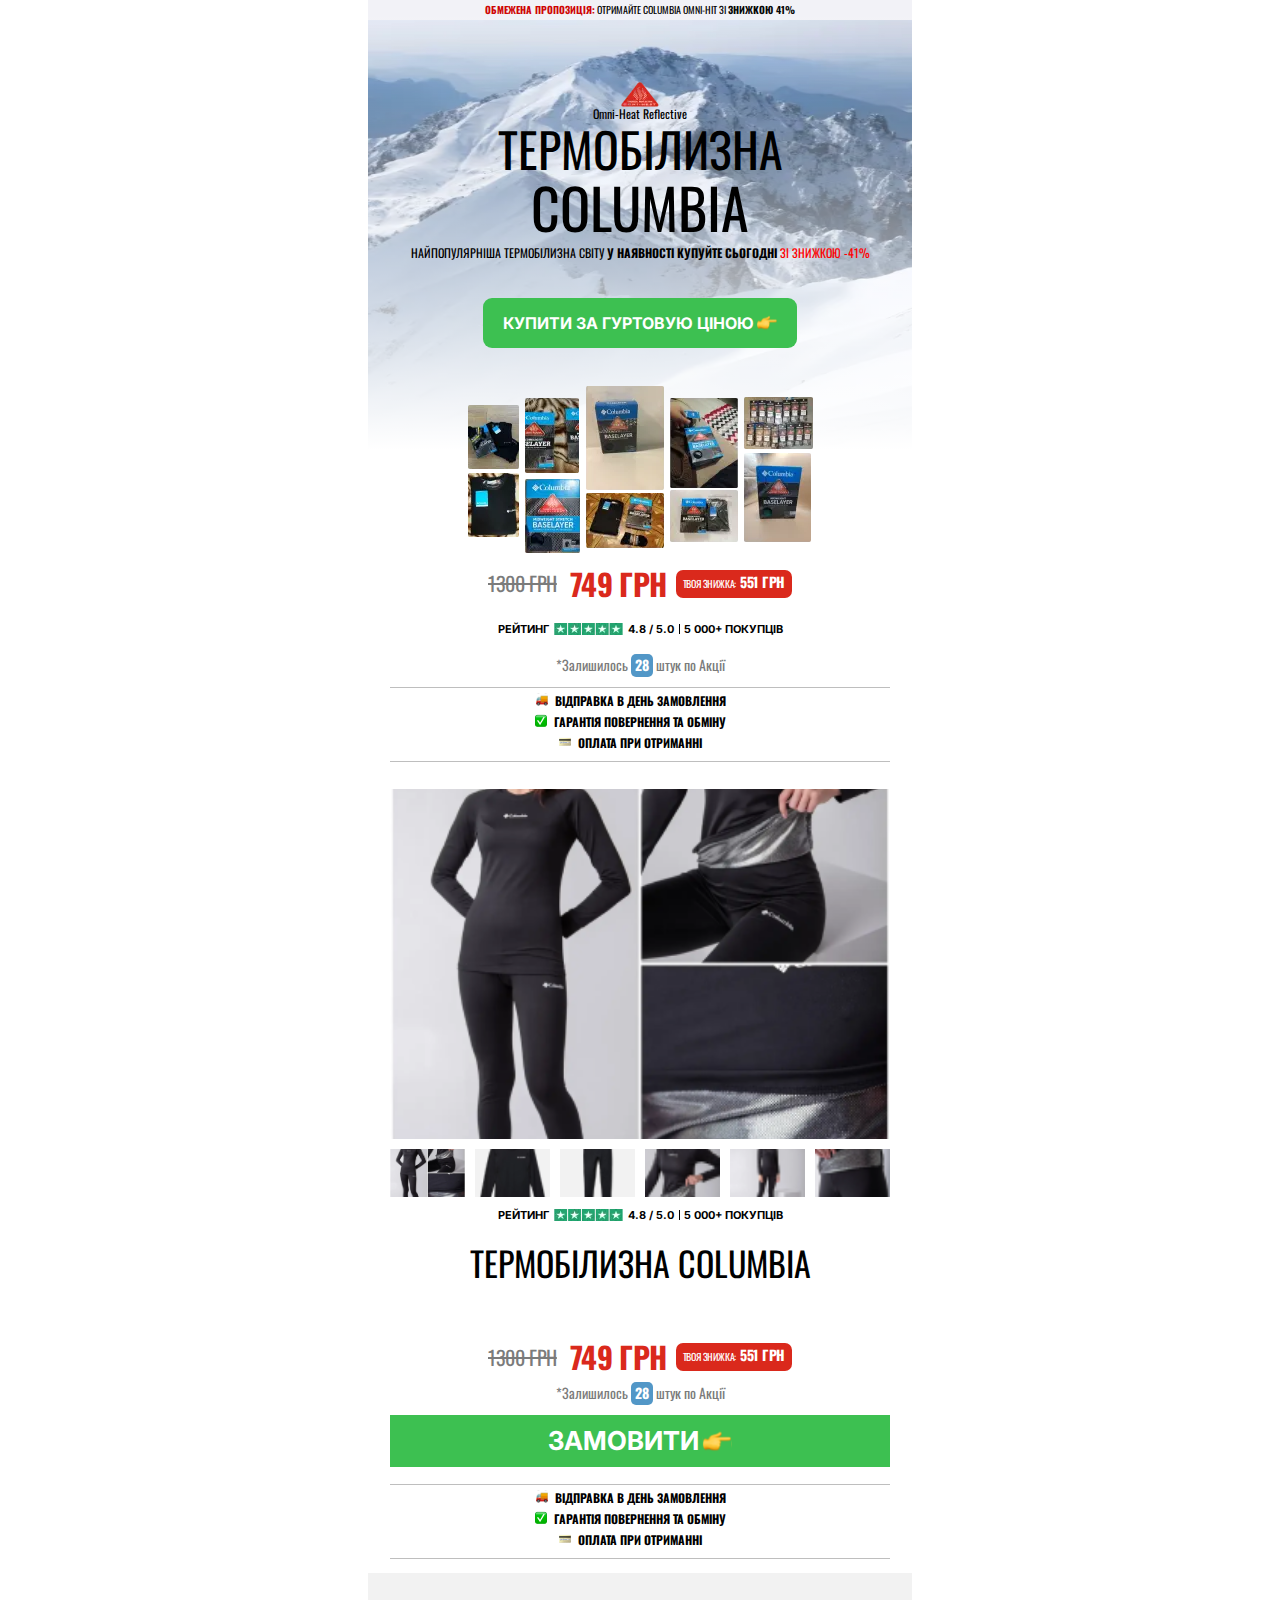
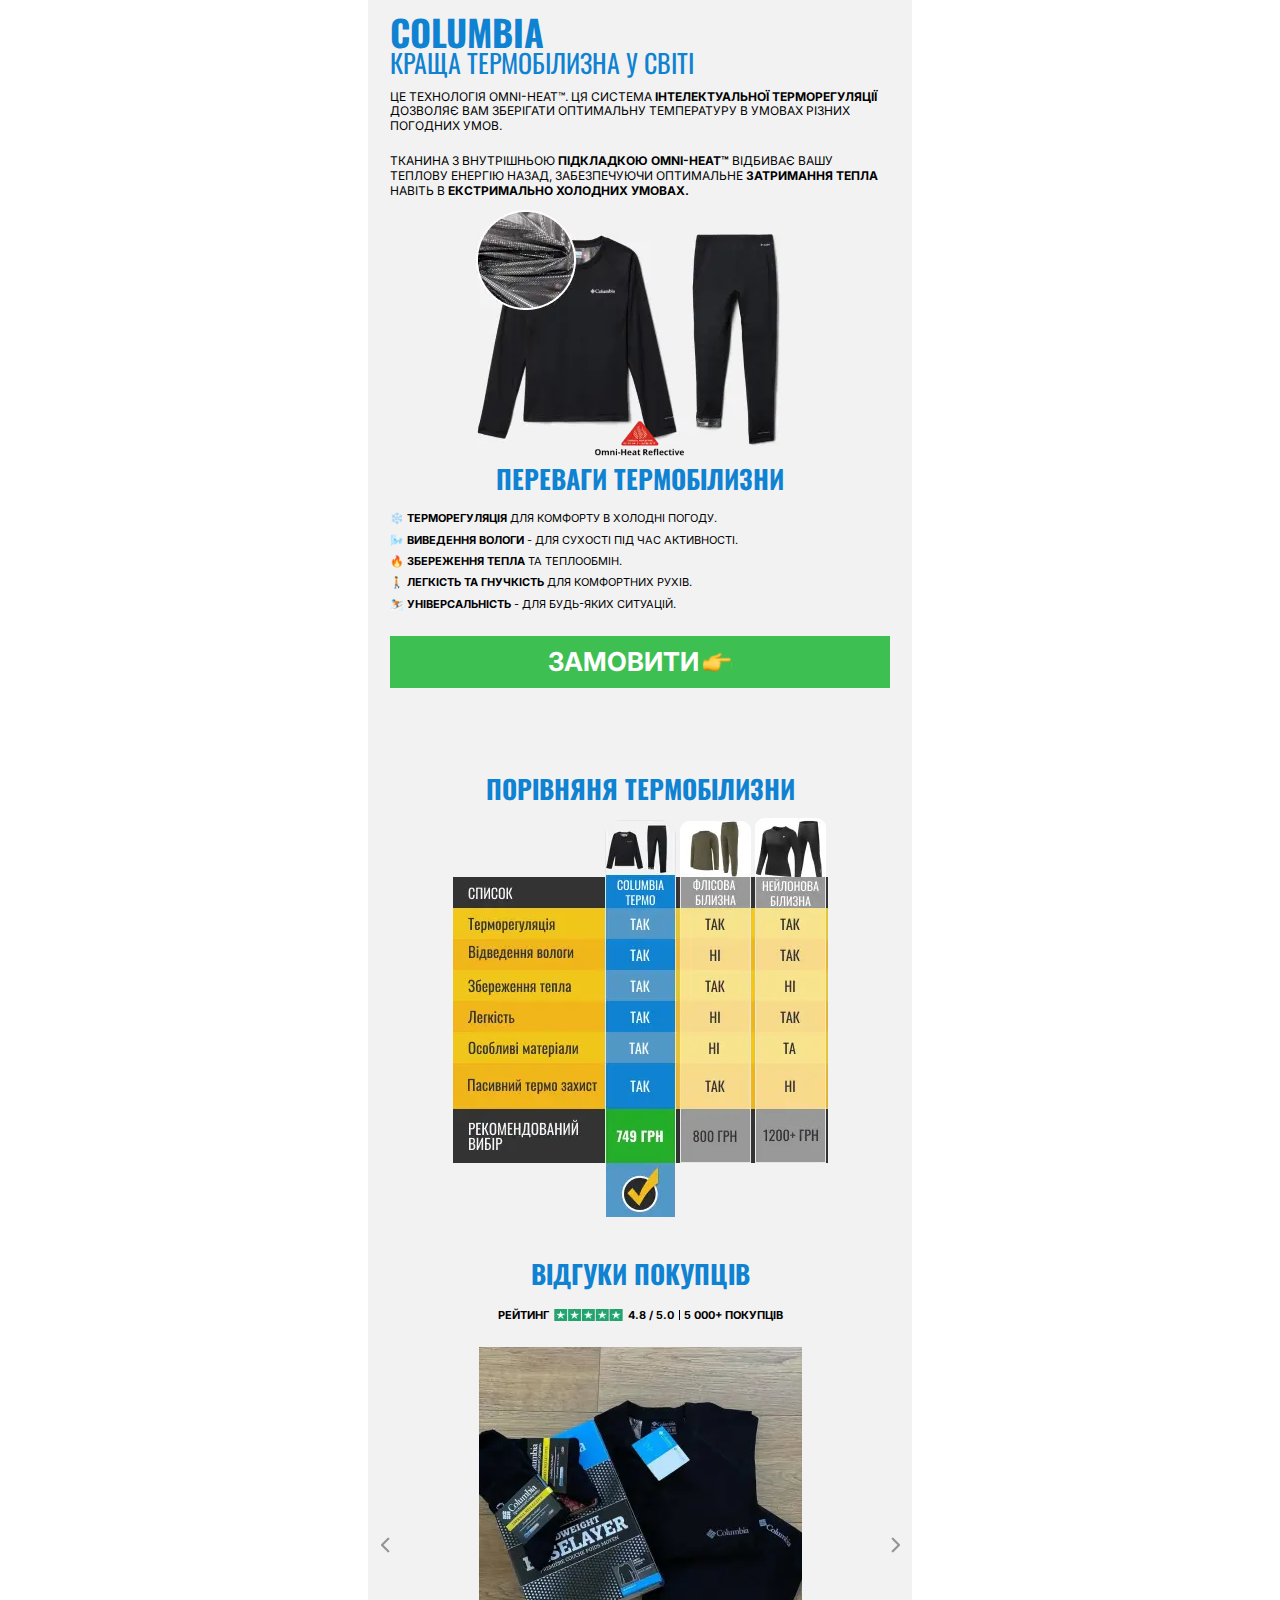
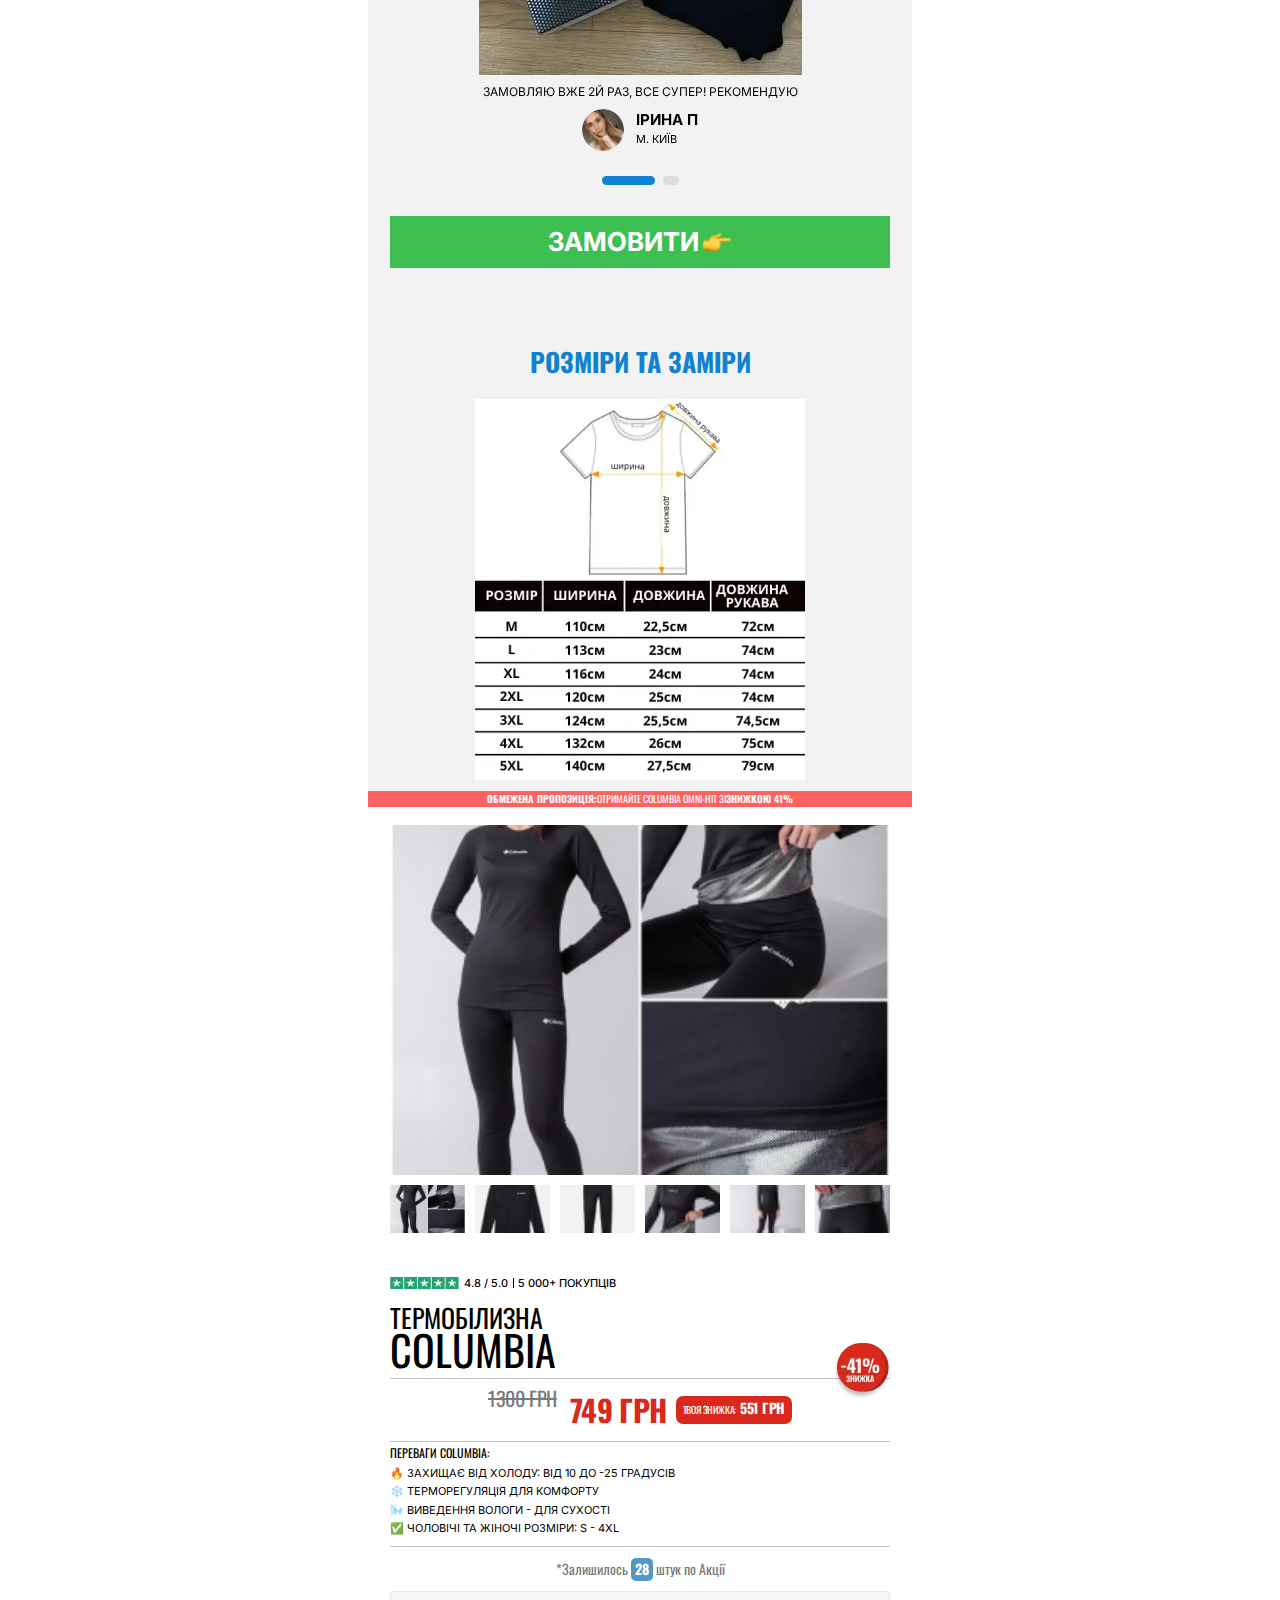
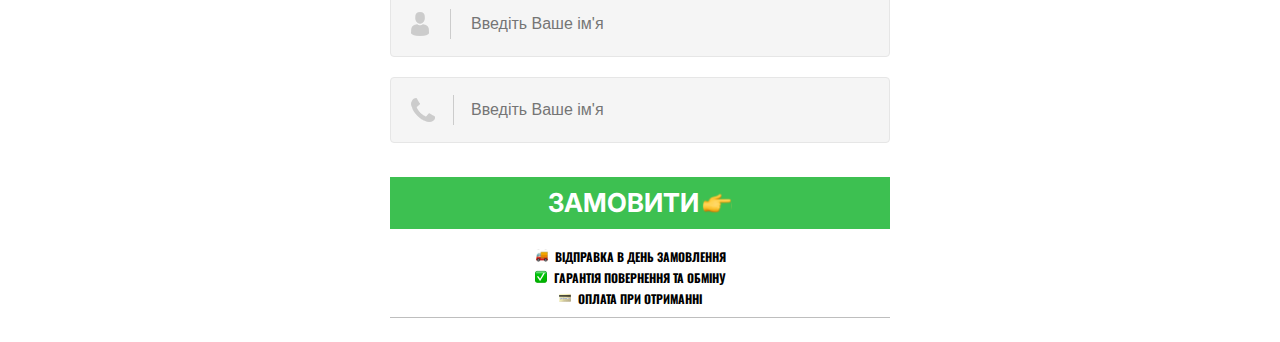
<file: index.html>
<!doctype html>
<html lang="en">

<head>
	<title>Головна</title>
	<meta charset="UTF-8">
	<meta name="format-detection" content="telephone=no">
	<!-- <style>body{opacity: 0;}</style> -->
	<link rel="stylesheet" href="css/style.min.css?_v=20230822125818">
	<link rel="shortcut icon" href="favicon.ico">
	<!-- <meta name="robots" content="noindex, nofollow"> -->
	<meta name="viewport" content="width=device-width, initial-scale=1.0">
</head>

<body>
	<div class="wrapper">
		<header class="header">
			<div class="header__container">
			</div>
		</header>
		<main class="page">
			<section class="page__welcom welcom">
				<article class="welcom__container">
					<div class="welcom__propouse">
						<h3 class="welcom__propouse-text">
							<span class="red">ОБМЕЖЕНА ПРОПОЗИЦІЯ:</span> ОТРИМАЙТЕ
							COLUMBIA OMNI-HIT ЗІ
							<span class="bold">ЗНИЖКОЮ 41%</span>
						</h3>
					</div>

					<div class="welcom__content">
						<div class="welcom__standart">
							<div class="welcom__standart-img">
								<picture><source srcset="img/welcom/welcom-logo.webp" type="image/webp"><img src="img/welcom/welcom-logo.png" alt="logo" /></picture>
							</div>
							<div class="welcom__standart-text">
								Omni-Heat Reflective
							</div>
						</div>

						<div class="welcom__title greate">
							<div class="welcom__tilte-termo">ТЕРМОБІЛИЗНА</div>
							<div class="welcom__title-name">
								СOLUMBIA
							</div>
							<div class="welcom__title-slog">
								<h3>
									НАЙПОПУЛЯРНІША ТЕРМОБІЛИЗНА СВІТУ
									<span class="bold">У НАЯВНОСТІ КУПУЙТЕ СЬОГОДНІ</span><span class="red"> ЗІ ЗНИЖКОЮ -41% </span>
								</h3>
							</div>
						</div>

						<div class="welcom__buy">
							<button>
								КУПИТИ ЗА ГУРТОВУЮ ЦІНОЮ
								<img src="img/welcom/hand-pointing-icon.svg" alt="pointing-xhand" />
							</button>
						</div>

						<div class="welcom__images">
							<picture><source srcset="img/welcom/welcom-images.webp" type="image/webp"><img src="img/welcom/welcom-images.png" alt="images" /></picture>
						</div>

						<div class="welcom__price">
							<div class="welcom__price_old">1300 грн</div>
							<div class="welcom__price_new">749 грн</div>
							<div class="welcom__price_profit">
								ТВОЯ ЗНИЖКА:<span class="bold"> 551 ГРН </span>
							</div>
						</div>

						<div class="welcom__rating">
							РЕЙТИНГ
							<picture><source srcset="img/welcom/rating.webp" type="image/webp"><img src="img/welcom/rating.png" alt="rating" /></picture> 4.8 /
							5.0 <span class="customers">5 000+ ПОКУПЦІВ</span>
						</div>

						<div class="welcom__left">
							*Залишилось <span class="bold">28</span> штук по Акції
						</div>

						<ul class="welcom__benefits">
							<li class="welcom__benefit">
								ВІДПРАВКА В ДЕНЬ ЗАМОВЛЕННЯ
							</li>
							<li class="welcom__benefit">
								ГАРАНТІЯ ПОВЕРНЕННЯ ТА ОБМІНУ
							</li>
							<li class="welcom__benefit">ОПЛАТА ПРИ ОТРИМАННІ</li>
						</ul>
					</div>
				</article>
			</section>

			<section class="page__truses">
				<article class="truses__container">
					<!-- Swiper -->
					<div class="swiper-container gallery-top">
						<div class="swiper-wrapper">
							<div class="swiper-slide" style="
                              background-image: url(&quot;img/swiper/sw-1.png&quot;);
                           "></div>
							<div class="swiper-slide" style="background-image: url(img/swiper/sw-2.png)"></div>
							<div class="swiper-slide" style="background-image: url(img/swiper/sw-3.png)"></div>
							<div class="swiper-slide" style="background-image: url(img/swiper/sw-4.png)"></div>
							<div class="swiper-slide" style="background-image: url(img/swiper/sw-5.png)"></div>
							<div class="swiper-slide" style="background-image: url(img/swiper/sw-6.png)"></div>
						</div>
					</div>
					<div class="swiper-container gallery-thumbs">
						<div class="swiper-wrapper">
							<div class="swiper-slide" style="
                              background-image: url(&quot;img/swiper/sw-1.png&quot;);
                           "></div>
							<div class="swiper-slide" style="background-image: url(img/swiper/sw-2.png)"></div>
							<div class="swiper-slide" style="background-image: url(img/swiper/sw-3.png)"></div>
							<div class="swiper-slide" style="background-image: url(img/swiper/sw-4.png)"></div>
							<div class="swiper-slide" style="background-image: url(img/swiper/sw-5.png)"></div>
							<div class="swiper-slide" style="background-image: url(img/swiper/sw-6.png)"></div>
						</div>
					</div>
				</article>
			</section>

			<section class="page__slider-desc slider-desc">
				<article class="slider-desc__container">
					<div class="welcom__rating">
						РЕЙТИНГ
						<picture><source srcset="img/welcom/rating.webp" type="image/webp"><img src="img/welcom/rating.png" alt="rating" /></picture> 4.8 / 5.0
						<span class="customers">5 000+ ПОКУПЦІВ</span>
					</div>

					<div class="slider-desc__title mx">
						<div>
							ТЕРМОБІЛИЗНА СOLUMBIA
						</div>
					</div>

					<div class="welcom__price">
						<div class="welcom__price_old">1300 грн</div>
						<div class="welcom__price_new">749 грн</div>
						<div class="welcom__price_profit">
							ТВОЯ ЗНИЖКА:<span class="bold"> 551 ГРН </span>
						</div>
					</div>

					<div class="welcom__left">
						*Залишилось <span class="bold">28</span> штук по Акції
					</div>

					<div class="welcom__buy">
						<button class="order">
							ЗАМОВИТИ
							<img src="img/welcom/hand-pointing-icon.svg" alt="pointing-xhand" />
						</button>
					</div>

					<ul class="welcom__benefits">
						<li class="welcom__benefit">
							ВІДПРАВКА В ДЕНЬ ЗАМОВЛЕННЯ
						</li>
						<li class="welcom__benefit">
							ГАРАНТІЯ ПОВЕРНЕННЯ ТА ОБМІНУ
						</li>
						<li class="welcom__benefit">ОПЛАТА ПРИ ОТРИМАННІ</li>
					</ul>
				</article>
			</section>

			<section class="page__texnolegy texnolegy flis">
				<article class="texnolegy__container">
					<div class="texnolegy__title">
						<h3>
							<span class="bold">СOLUMBIA</span> <br />
							КРАЩА ТЕРМОБІЛИЗНА У СВІТІ
						</h3>
					</div>
					<div class="texnolegy__text">
						<p>
							це технологія Omni-Heat™. Ця система <span class="bold">інтелектуальної
								терморегуляції</span> дозволяє вам зберігати оптимальну
							температуру в умовах різних погодних умов.
						</p>
						<p>Тканина з
							внутрішньою <span class="bold">підкладкою Omni-Heat™</span> відбиває вашу теплову
							енергію назад, забезпечуючи оптимальне <span class="bold">затримання тепла</span>
							навіть в <span class="bold">ЕКСТРИМАЛЬНО холодних умовах.</span></p>
					</div>

					<div class="texnolegy__images">
						<div class="texnolegy__product-img"><picture><source srcset="img/texnolegis/images-product.webp" type="image/webp"><img src="img/texnolegis/images-product.png" alt="products"></picture></div>
						<div class="texnolegy__logo-img"><picture><source srcset="img/texnolegis/logo-tex.webp" type="image/webp"><img src="img/texnolegis/logo-tex.png" alt="logo"></picture></div>
					</div>

					<div class="texnolegy__benefits-title">ПЕРЕВАГИ ТЕРМОБІЛИЗНИ</div>
					<ul class="texnolegy__benefits">
						<li class="texnolegy__benifit"><span class="bold">❄️ Терморегуляція</span> для комфорту в холодні погоду.</li>
						<li class="texnolegy__benifit"><span class="bold">🌬️ Виведення вологи</span> - для сухості під час активності.</li>
						<li class="texnolegy__benifit"><span class="bold">🔥 Збереження тепла</span> та теплообмін.</li>
						<li class="texnolegy__benifit"><span class="bold">🚶‍️ Легкість та гнучкість</span> для комфортних рухів.</li>
						<li class="texnolegy__benifit"><span class="bold">⛷️ Універсальність</span> - для будь-яких ситуацій.</li>
					</ul>

					<div class="welcom__buy">
						<button class="order">
							ЗАМОВИТИ
							<img src="img/welcom/hand-pointing-icon.svg" alt="pointing-xhand" />
						</button>
					</div>
				</article>
			</section>

			<section class="page__compare compare">
				<article class="compare__container">
					<div class="compare__title">ПОРІВНЯНЯ ТЕРМОБІЛИЗНИ</div>
					<div class="compare__table-of-compare">
						<picture><source srcset="img/texnolegis/table.webp" type="image/webp"><img src="img/texnolegis/table.png" alt="table"></picture>
					</div>
				</article>
			</section>


			<section class="page__rewiews rewiews">
				<article class="rewiews__container">
					<div class="rewiews__title">ВІДГУКИ ПОКУПЦІВ </div>

					<div class="welcom__rating">
						РЕЙТИНГ
						<picture><source srcset="img/welcom/rating.webp" type="image/webp"><img src="img/welcom/rating.png" alt="rating" /></picture> 4.8 / 5.0
						<span class="customers">5 000+ ПОКУПЦІВ</span>
					</div>

					<!-- Оболонка слайдера -->
					<div class="rewiews__slider swiper">
						<!-- Частина слайдера, що рухається -->
						<div class="rewiews__wrapper swiper-wrapper">
							<!-- Слайд -->
							<div class="rewiews__slide swiper-slide">
								<picture><source srcset="img/texnolegis/product.webp" type="image/webp"><img class="slide-product" src="img/texnolegis/product.png" alt="product"></picture>
								<div class="rewiews__text">ЗАМОВЛЯЮ ВЖЕ 2й раз, все супер! РЕкомендую</div>
								<div class="rewiews__author">
									<picture><source srcset="img/texnolegis/author.webp" type="image/webp"><img src="img/texnolegis/author.png" alt="author"></picture>
									<div class="rewiews__author-info">
										<div class="rewiews__name">ІРИНА П</div>
										<div class="rewiews__place">М. КИЇВ</div>
									</div>
								</div>
							</div>
							<div class="rewiews__slide swiper-slide">
								<picture><source srcset="img/texnolegis/product.webp" type="image/webp"><img class="slide-product" src="img/texnolegis/product.png" alt="product"></picture>
								<div class="rewiews__text">ЗАМОВЛЯЮ ВЖЕ 2й раз, все супер! РЕкомендую</div>
								<div class="rewiews__author">
									<picture><source srcset="img/texnolegis/author.webp" type="image/webp"><img src="img/texnolegis/author.png" alt="author"></picture>
									<div class="rewiews__author-info">
										<div class="rewiews__name">ІРИНА П</div>
										<div class="rewiews__place">М. КИЇВ</div>
									</div>
								</div>
							</div>
						</div>
						<!-- Якщо потрібна пагінація -->
						<div class="swiper-pagination"></div>
						<!-- Якщо потрібна навігація (ліворуч/праворуч) -->
						<button type="button" class="swiper-button-prev"></button>
						<button type="button" class="swiper-button-next"></button>
					</div>

					<div class="welcom__buy">
						<button class="order">
							ЗАМОВИТИ
							<img src="img/welcom/hand-pointing-icon.svg" alt="pointing-xhand" />
						</button>
					</div>
				</article>
			</section>

			<section class="page__size size">
				<article class="size__container">
					<div class="size__title">РОЗМІРИ ТА ЗАМІРИ</div>
					<div class="size__img"><picture><source srcset="img/texnolegis/size.webp" type="image/webp"><img src="img/texnolegis/size.png" alt="sizes"></picture></div>
					<div class="size__propouse"><span class="bold">ОБМЕЖЕНА ПРОПОЗИЦІЯ:</span> ОТРИМАЙТЕ COLUMBIA OMNI-HIT ЗІ <span class="bold">ЗНИЖКОЮ 41%</span> </div>
				</article>
			</section>

			<section class="page__swiper swiper">
				<div class="swiper__container">
					<div class="swiper-container gallery-top-1">
						<div class="swiper-wrapper">
							<div class="swiper-slide" style="
                              background-image: url(&quot;img/swiper/sw-1.png&quot;);
                           "></div>
							<div class="swiper-slide" style="background-image: url(img/swiper/sw-2.png)"></div>
							<div class="swiper-slide" style="background-image: url(img/swiper/sw-3.png)"></div>
							<div class="swiper-slide" style="background-image: url(img/swiper/sw-4.png)"></div>
							<div class="swiper-slide" style="background-image: url(img/swiper/sw-5.png)"></div>
							<div class="swiper-slide" style="background-image: url(img/swiper/sw-6.png)"></div>
						</div>
					</div>
					<div class="swiper-container gallery-thumbs-1 ">
						<div class="swiper-wrapper">
							<div class="swiper-slide" style="
                              background-image: url(&quot;img/swiper/sw-1.png&quot;);
                           "></div>
							<div class="swiper-slide" style="background-image: url(img/swiper/sw-2.png)"></div>
							<div class="swiper-slide" style="background-image: url(img/swiper/sw-3.png)"></div>
							<div class="swiper-slide" style="background-image: url(img/swiper/sw-4.png)"></div>
							<div class="swiper-slide" style="background-image: url(img/swiper/sw-5.png)"></div>
							<div class="swiper-slide" style="background-image: url(img/swiper/sw-6.png)"></div>
						</div>
					</div>
				</div>
			</section>

			<section class="page__purchase purchase">
				<article class="purchase__container">
					<div class="welcom__rating">
						<picture><source srcset="img/welcom/rating.webp" type="image/webp"><img src="img/welcom/rating.png" alt="rating" /></picture> 4.8 /
						5.0 <span class="customers">5 000+ ПОКУПЦІВ</span>
					</div>

					<div class="purchase__title flis">
						<h3>ТЕРМОБІЛИЗНА</h3>
						<h2>СOLUMBIA</h2>
						<picture><source srcset="img/purchase/sale.webp" type="image/webp"><img class="purchase__sale" src="img/purchase/sale.png" alt="sale"></picture>
					</div>

					<div class="welcom__price">
						<div class="welcom__price_old">1300 грн</div>
						<div class="welcom__price_new">749 грн</div>
						<div class="welcom__price_profit">
							ТВОЯ ЗНИЖКА:<span class="bold"> 551 ГРН </span>
						</div>
					</div>

					<div class="purchase__benefits-cnt">
						<h3 class="purchase__benefits-title">ПЕРЕВАГИ COLUMBIA:</h3>
						<ul class="purchase_benefits">
							<li class="purchase_benefit">
								🔥 Захищає від холоду: від 10 до -25 ГРАДУСІВ
							</li>
							<li class="purchase_benefit">
								❄️ Терморегуляція для комфорту
							</li>
							<li class="purchase_benefit"> 🌬️ Виведення вологи - для сухості </li>
							<li class="purchase_benefit"> ✅ Чоловічі та жіночі розміри: S - 4XL </li>
						</ul>
					</div>

					<div class="welcom__left">
						*Залишилось <span class="bold">28</span> штук по Акції
					</div>

					<form class="purchase__form">
						<input class="purchase__name" type="text" placeholder="Введіть Ваше ім'я">
						<input class="purchase__phone" type="tel" placeholder="Введіть Ваше ім'я">
					</form>

					<div class="welcom__buy">
						<button class="order">
							ЗАМОВИТИ
							<img src="img/welcom/hand-pointing-icon.svg" alt="pointing-xhand" />
						</button>
					</div>

					<ul class="welcom__benefits">
						<li class="welcom__benefit">
							ВІДПРАВКА В ДЕНЬ ЗАМОВЛЕННЯ
						</li>
						<li class="welcom__benefit">
							ГАРАНТІЯ ПОВЕРНЕННЯ ТА ОБМІНУ
						</li>
						<li class="welcom__benefit">ОПЛАТА ПРИ ОТРИМАННІ</li>
					</ul>
				</article>
			</section>
		</main>
		<footer class="footer">
			<div class="footer__container">
			</div>
		</footer>
	</div>
	<script src="https://unpkg.com/swiper/swiper-bundle.min.js?_v=20230822125818"></script>
	<script src="js/app.min.js?_v=20230822125818"></script>

</body>

</html>
</file>
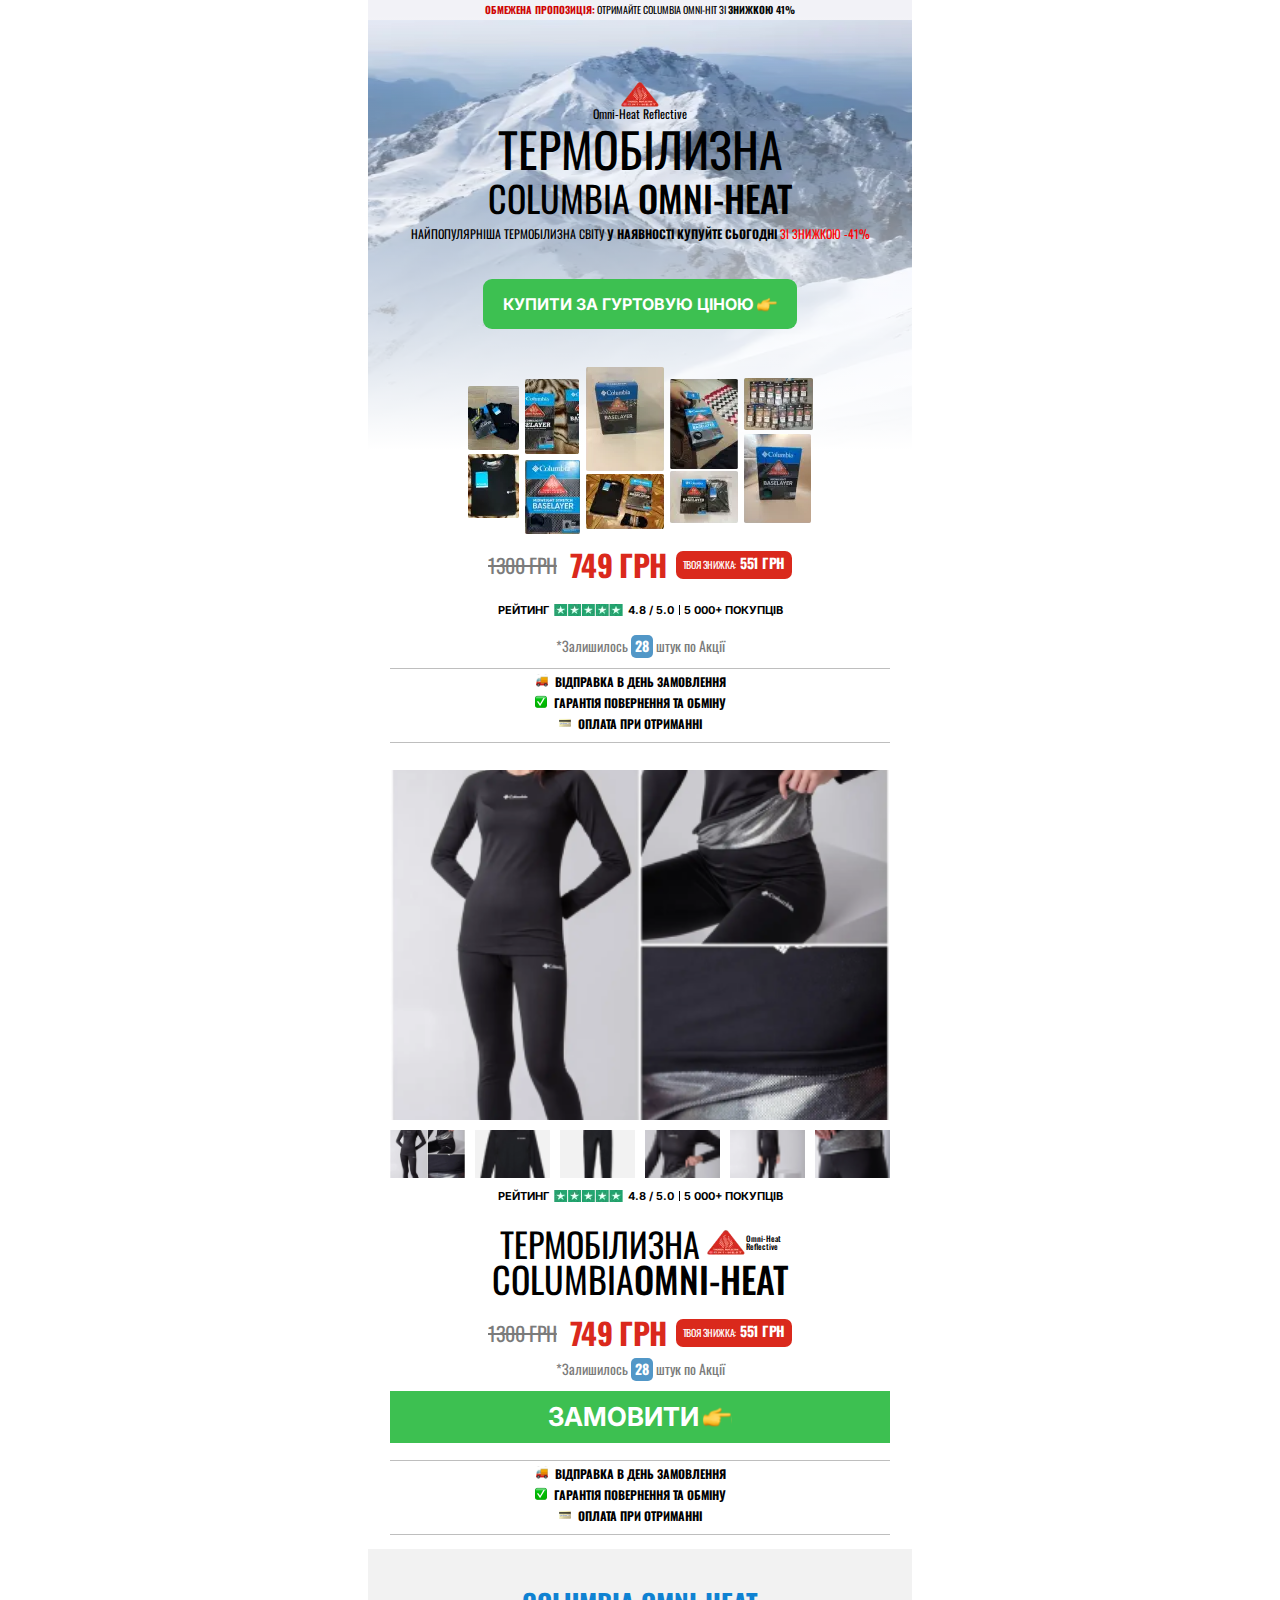
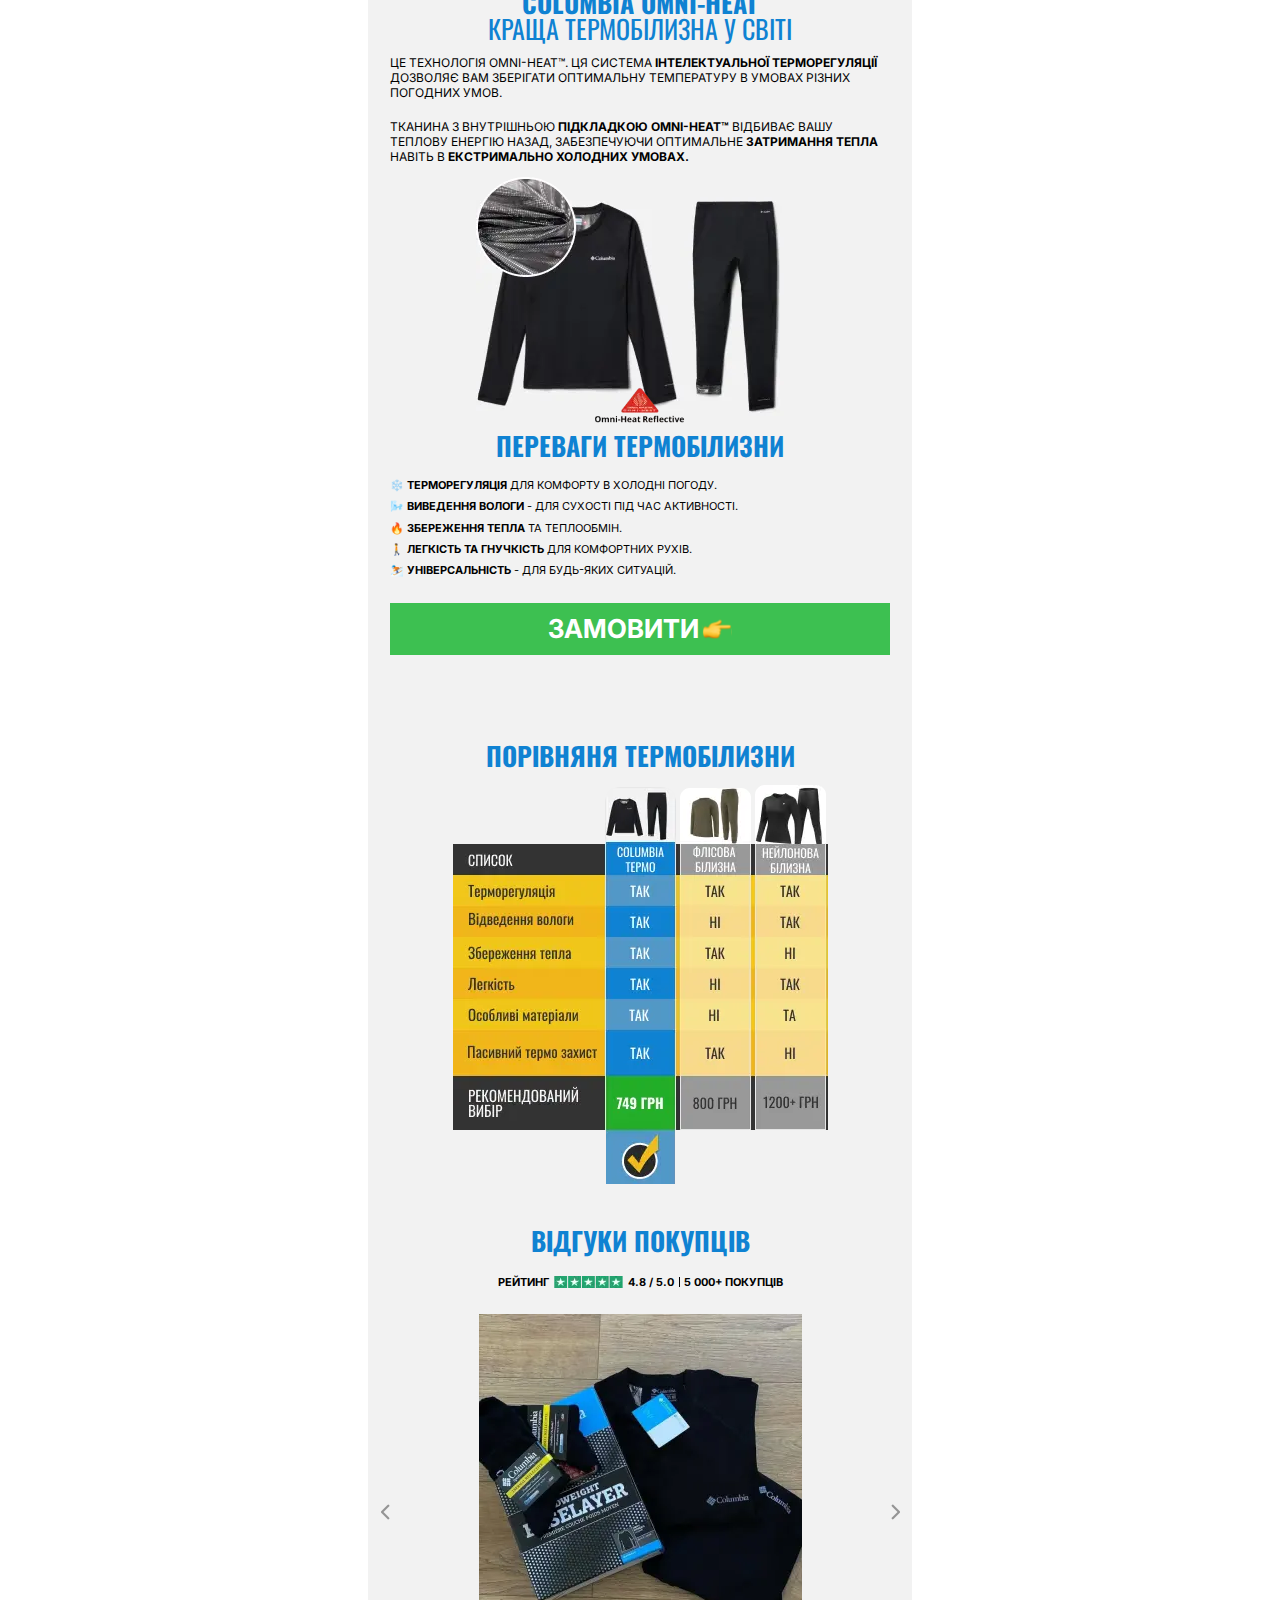
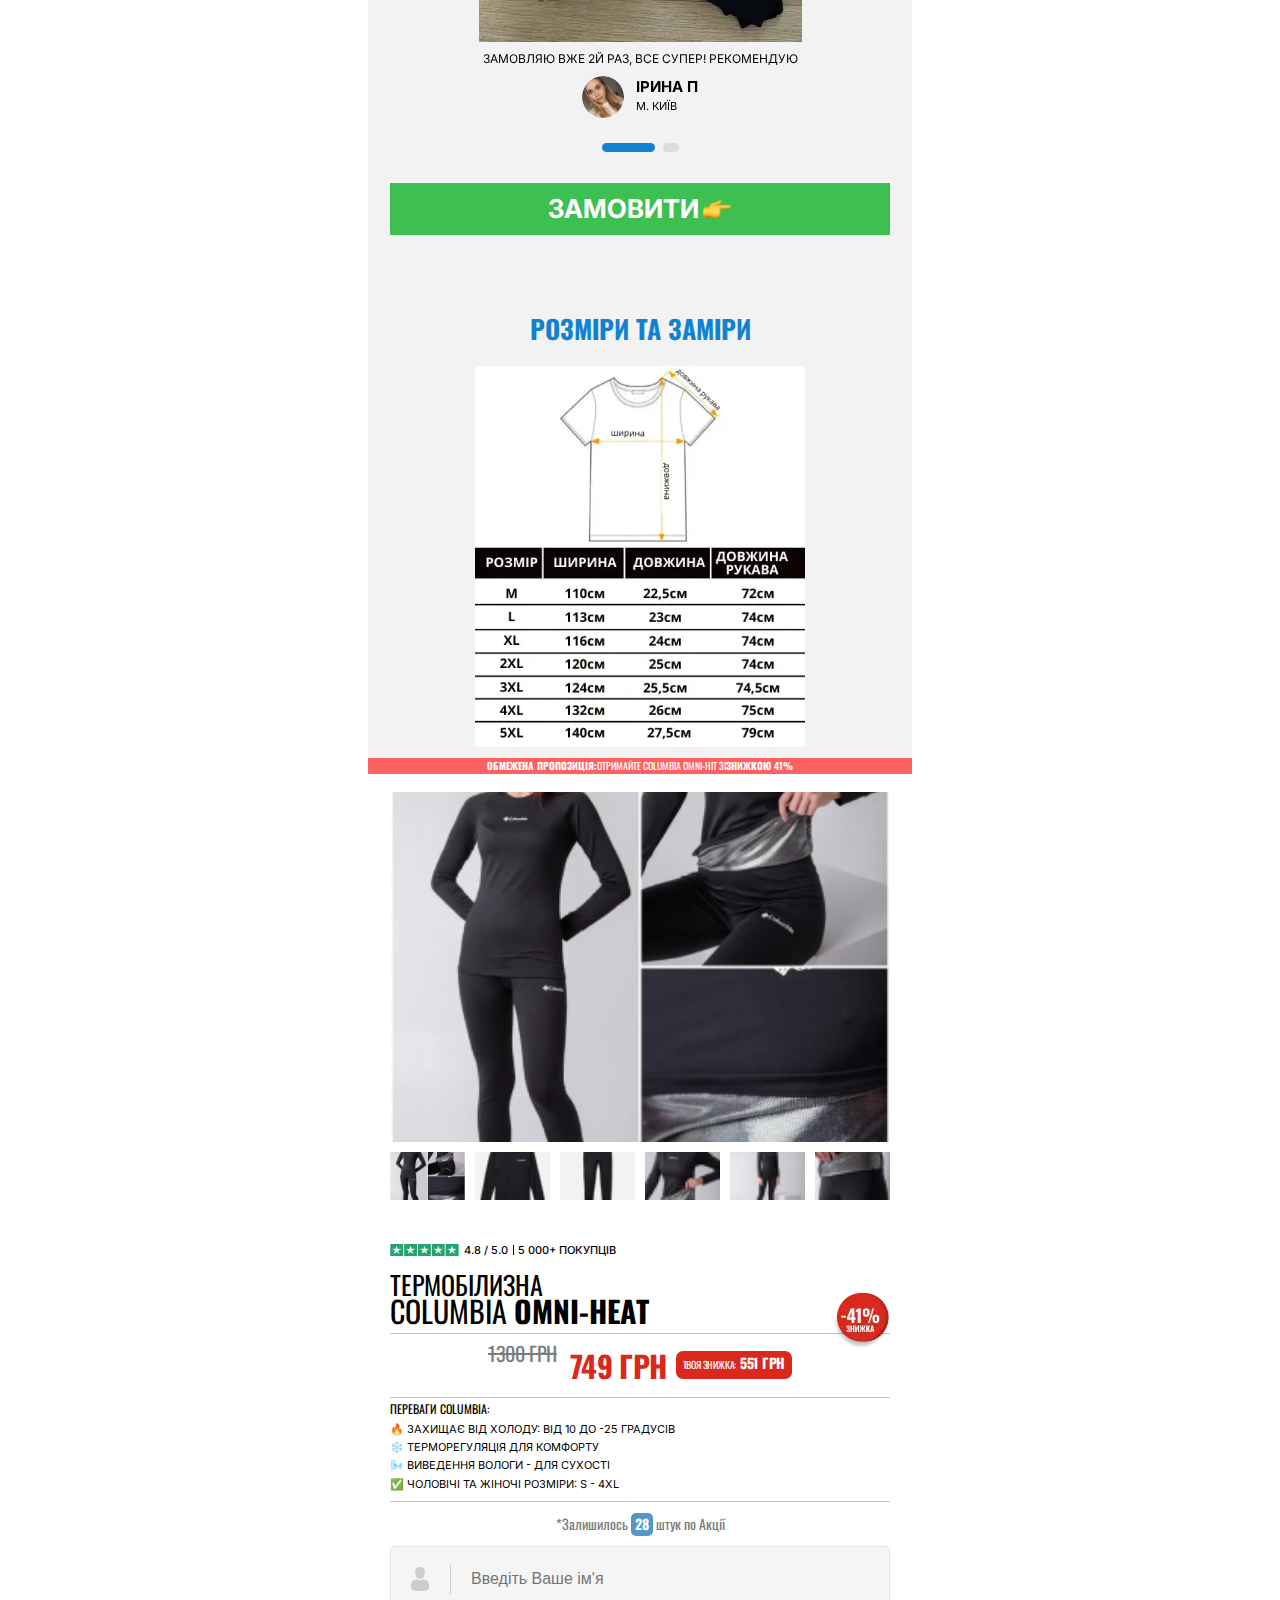
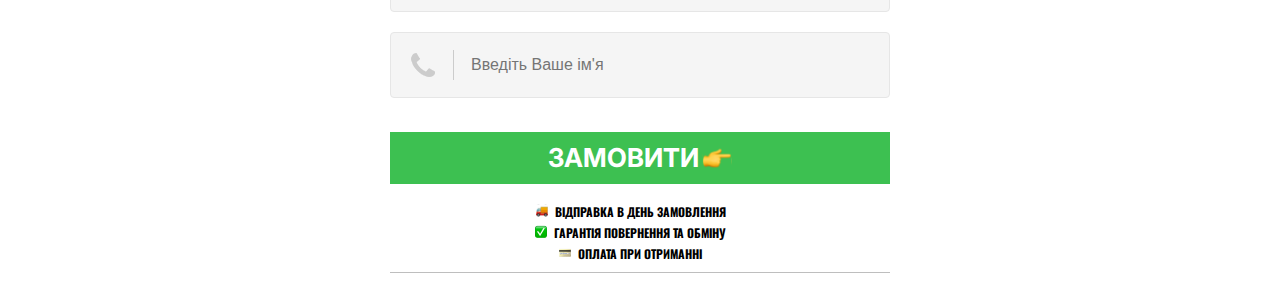
<file: 01-omni.html>
<!doctype html>
<html lang="en">

<head>
	<title>Головна</title>
	<meta charset="UTF-8">
	<meta name="format-detection" content="telephone=no">
	<!-- <style>body{opacity: 0;}</style> -->
	<link rel="stylesheet" href="css/style.min.css?_v=20230822125818">
	<link rel="shortcut icon" href="favicon.ico">
	<!-- <meta name="robots" content="noindex, nofollow"> -->
	<meta name="viewport" content="width=device-width, initial-scale=1.0">
</head>

<body>
	<div class="wrapper">
		<header class="header">
			<div class="header__container">
			</div>
		</header>
		<main class="page">
			<section class="page__welcom welcom">
				<article class="welcom__container">
					<div class="welcom__propouse">
						<h3 class="welcom__propouse-text">
							<span class="red">ОБМЕЖЕНА ПРОПОЗИЦІЯ:</span> ОТРИМАЙТЕ
							COLUMBIA OMNI-HIT ЗІ
							<span class="bold">ЗНИЖКОЮ 41%</span>
						</h3>
					</div>

					<div class="welcom__content">
						<div class="welcom__standart">
							<div class="welcom__standart-img">
								<picture><source srcset="img/welcom/welcom-logo.webp" type="image/webp"><img src="img/welcom/welcom-logo.png" alt="logo" /></picture>
							</div>
							<div class="welcom__standart-text">
								Omni-Heat Reflective
							</div>
						</div>

						<div class="welcom__title">
							<div class="welcom__tilte-termo">ТЕРМОБІЛИЗНА</div>
							<div class="welcom__title-name">
								СOLUMBIA <span class="bold">OMNI-HEAT</span>
							</div>
							<div class="welcom__title-slog">
								<h3>
									НАЙПОПУЛЯРНІША ТЕРМОБІЛИЗНА СВІТУ
									<span class="bold">У НАЯВНОСТІ КУПУЙТЕ СЬОГОДНІ</span><span class="red"> ЗІ ЗНИЖКОЮ -41% </span>
								</h3>
							</div>
						</div>

						<div class="welcom__buy">
							<button>
								КУПИТИ ЗА ГУРТОВУЮ ЦІНОЮ
								<img src="img/welcom/hand-pointing-icon.svg" alt="pointing-xhand" />
							</button>
						</div>

						<div class="welcom__images">
							<picture><source srcset="img/welcom/welcom-images.webp" type="image/webp"><img src="img/welcom/welcom-images.png" alt="images" /></picture>
						</div>

						<div class="welcom__price">
							<div class="welcom__price_old">1300 грн</div>
							<div class="welcom__price_new">749 грн</div>
							<div class="welcom__price_profit">
								ТВОЯ ЗНИЖКА:<span class="bold"> 551 ГРН </span>
							</div>
						</div>

						<div class="welcom__rating">
							РЕЙТИНГ
							<picture><source srcset="img/welcom/rating.webp" type="image/webp"><img src="img/welcom/rating.png" alt="rating" /></picture> 4.8 /
							5.0 <span class="customers">5 000+ ПОКУПЦІВ</span>
						</div>

						<div class="welcom__left">
							*Залишилось <span class="bold">28</span> штук по Акції
						</div>

						<ul class="welcom__benefits">
							<li class="welcom__benefit">
								ВІДПРАВКА В ДЕНЬ ЗАМОВЛЕННЯ
							</li>
							<li class="welcom__benefit">
								ГАРАНТІЯ ПОВЕРНЕННЯ ТА ОБМІНУ
							</li>
							<li class="welcom__benefit">ОПЛАТА ПРИ ОТРИМАННІ</li>
						</ul>
					</div>
				</article>
			</section>

			<section class="page__truses">
				<article class="truses__container">
					<!-- Swiper -->
					<div class="swiper-container gallery-top">
						<div class="swiper-wrapper">
							<div class="swiper-slide" style="
                              background-image: url(&quot;img/swiper/sw-1.png&quot;);
                           "></div>
							<div class="swiper-slide" style="background-image: url(img/swiper/sw-2.png)"></div>
							<div class="swiper-slide" style="background-image: url(img/swiper/sw-3.png)"></div>
							<div class="swiper-slide" style="background-image: url(img/swiper/sw-4.png)"></div>
							<div class="swiper-slide" style="background-image: url(img/swiper/sw-5.png)"></div>
							<div class="swiper-slide" style="background-image: url(img/swiper/sw-6.png)"></div>
						</div>
					</div>
					<div class="swiper-container gallery-thumbs">
						<div class="swiper-wrapper">
							<div class="swiper-slide" style="
                              background-image: url(&quot;img/swiper/sw-1.png&quot;);
                           "></div>
							<div class="swiper-slide" style="background-image: url(img/swiper/sw-2.png)"></div>
							<div class="swiper-slide" style="background-image: url(img/swiper/sw-3.png)"></div>
							<div class="swiper-slide" style="background-image: url(img/swiper/sw-4.png)"></div>
							<div class="swiper-slide" style="background-image: url(img/swiper/sw-5.png)"></div>
							<div class="swiper-slide" style="background-image: url(img/swiper/sw-6.png)"></div>
						</div>
					</div>
				</article>
			</section>

			<section class="page__slider-desc slider-desc">
				<article class="slider-desc__container">
					<div class="welcom__rating">
						РЕЙТИНГ
						<picture><source srcset="img/welcom/rating.webp" type="image/webp"><img src="img/welcom/rating.png" alt="rating" /></picture> 4.8 / 5.0
						<span class="customers">5 000+ ПОКУПЦІВ</span>
					</div>

					<div class="slider-desc__title">
						<div>
							ТЕРМОБІЛИЗНА
							<div class="slider-desc__logo">
								<picture><source srcset="img/welcom/welcom-logo.webp" type="image/webp"><img src="img/welcom/welcom-logo.png" alt="logo" /></picture>Omni-Heat <br />
								Reflective
							</div>

							<div class="columbia">СOLUMBIA</div>
							<h2 class="bold">OMNI-HEAT</h2>
						</div>
					</div>

					<div class="welcom__price">
						<div class="welcom__price_old">1300 грн</div>
						<div class="welcom__price_new">749 грн</div>
						<div class="welcom__price_profit">
							ТВОЯ ЗНИЖКА:<span class="bold"> 551 ГРН </span>
						</div>
					</div>

					<div class="welcom__left">
						*Залишилось <span class="bold">28</span> штук по Акції
					</div>

					<div class="welcom__buy">
						<button class="order">
							ЗАМОВИТИ
							<img src="img/welcom/hand-pointing-icon.svg" alt="pointing-xhand" />
						</button>
					</div>

					<ul class="welcom__benefits">
						<li class="welcom__benefit">
							ВІДПРАВКА В ДЕНЬ ЗАМОВЛЕННЯ
						</li>
						<li class="welcom__benefit">
							ГАРАНТІЯ ПОВЕРНЕННЯ ТА ОБМІНУ
						</li>
						<li class="welcom__benefit">ОПЛАТА ПРИ ОТРИМАННІ</li>
					</ul>
				</article>
			</section>

			<section class="page__texnolegy texnolegy">
				<article class="texnolegy__container">
					<div class="texnolegy__title">
						<h3>
							<span class="bold">СOLUMBIA OMNI-HEAT</span> <br />
							КРАЩА ТЕРМОБІЛИЗНА У СВІТІ
						</h3>
					</div>
					<div class="texnolegy__text">
						<p>
							це технологія Omni-Heat™. Ця система <span class="bold">інтелектуальної
								терморегуляції</span> дозволяє вам зберігати оптимальну
							температуру в умовах різних погодних умов.
						</p>
						<p>Тканина з
							внутрішньою <span class="bold">підкладкою Omni-Heat™</span> відбиває вашу теплову
							енергію назад, забезпечуючи оптимальне <span class="bold">затримання тепла</span>
							навіть в <span class="bold">ЕКСТРИМАЛЬНО холодних умовах.</span></p>
					</div>

					<div class="texnolegy__images">
						<div class="texnolegy__product-img"><picture><source srcset="img/texnolegis/images-product.webp" type="image/webp"><img src="img/texnolegis/images-product.png" alt="products"></picture></div>
						<div class="texnolegy__logo-img"><picture><source srcset="img/texnolegis/logo-tex.webp" type="image/webp"><img src="img/texnolegis/logo-tex.png" alt="logo"></picture></div>
					</div>

					<div class="texnolegy__benefits-title">ПЕРЕВАГИ ТЕРМОБІЛИЗНИ</div>
					<ul class="texnolegy__benefits">
						<li class="texnolegy__benifit"><span class="bold">❄️ Терморегуляція</span> для комфорту в холодні погоду.</li>
						<li class="texnolegy__benifit"><span class="bold">🌬️ Виведення вологи</span> - для сухості під час активності.</li>
						<li class="texnolegy__benifit"><span class="bold">🔥 Збереження тепла</span> та теплообмін.</li>
						<li class="texnolegy__benifit"><span class="bold">🚶‍️ Легкість та гнучкість</span> для комфортних рухів.</li>
						<li class="texnolegy__benifit"><span class="bold">⛷️ Універсальність</span> - для будь-яких ситуацій.</li>
					</ul>

					<div class="welcom__buy">
						<button class="order">
							ЗАМОВИТИ
							<img src="img/welcom/hand-pointing-icon.svg" alt="pointing-xhand" />
						</button>
					</div>
				</article>
			</section>

			<section class="page__compare compare">
				<article class="compare__container">
					<div class="compare__title">ПОРІВНЯНЯ ТЕРМОБІЛИЗНИ</div>
					<div class="compare__table-of-compare">
						<picture><source srcset="img/texnolegis/table.webp" type="image/webp"><img src="img/texnolegis/table.png" alt="table"></picture>
					</div>
				</article>
			</section>


			<section class="page__rewiews rewiews">
				<article class="rewiews__container">
					<div class="rewiews__title">ВІДГУКИ ПОКУПЦІВ </div>

					<div class="welcom__rating">
						РЕЙТИНГ
						<picture><source srcset="img/welcom/rating.webp" type="image/webp"><img src="img/welcom/rating.png" alt="rating" /></picture> 4.8 / 5.0
						<span class="customers">5 000+ ПОКУПЦІВ</span>
					</div>

					<!-- Оболонка слайдера -->
					<div class="rewiews__slider swiper">
						<!-- Частина слайдера, що рухається -->
						<div class="rewiews__wrapper swiper-wrapper">
							<!-- Слайд -->
							<div class="rewiews__slide swiper-slide">
								<picture><source srcset="img/texnolegis/product.webp" type="image/webp"><img class="slide-product" src="img/texnolegis/product.png" alt="product"></picture>
								<div class="rewiews__text">ЗАМОВЛЯЮ ВЖЕ 2й раз, все супер! РЕкомендую</div>
								<div class="rewiews__author">
									<picture><source srcset="img/texnolegis/author.webp" type="image/webp"><img src="img/texnolegis/author.png" alt="author"></picture>
									<div class="rewiews__author-info">
										<div class="rewiews__name">ІРИНА П</div>
										<div class="rewiews__place">М. КИЇВ</div>
									</div>
								</div>
							</div>
							<div class="rewiews__slide swiper-slide">
								<picture><source srcset="img/texnolegis/product.webp" type="image/webp"><img class="slide-product" src="img/texnolegis/product.png" alt="product"></picture>
								<div class="rewiews__text">ЗАМОВЛЯЮ ВЖЕ 2й раз, все супер! РЕкомендую</div>
								<div class="rewiews__author">
									<picture><source srcset="img/texnolegis/author.webp" type="image/webp"><img src="img/texnolegis/author.png" alt="author"></picture>
									<div class="rewiews__author-info">
										<div class="rewiews__name">ІРИНА П</div>
										<div class="rewiews__place">М. КИЇВ</div>
									</div>
								</div>
							</div>
						</div>
						<!-- Якщо потрібна пагінація -->
						<div class="swiper-pagination"></div>
						<!-- Якщо потрібна навігація (ліворуч/праворуч) -->
						<button type="button" class="swiper-button-prev"></button>
						<button type="button" class="swiper-button-next"></button>
					</div>

					<div class="welcom__buy">
						<button class="order">
							ЗАМОВИТИ
							<img src="img/welcom/hand-pointing-icon.svg" alt="pointing-xhand" />
						</button>
					</div>
				</article>
			</section>

			<section class="page__size size">
				<article class="size__container">
					<div class="size__title">РОЗМІРИ ТА ЗАМІРИ</div>
					<div class="size__img"><picture><source srcset="img/texnolegis/size.webp" type="image/webp"><img src="img/texnolegis/size.png" alt="sizes"></picture></div>
					<div class="size__propouse"><span class="bold">ОБМЕЖЕНА ПРОПОЗИЦІЯ:</span> ОТРИМАЙТЕ COLUMBIA OMNI-HIT ЗІ <span class="bold">ЗНИЖКОЮ 41%</span> </div>
				</article>
			</section>

			<section class="page__swiper swiper">
				<div class="swiper__container">
					<div class="swiper-container gallery-top-1">
						<div class="swiper-wrapper">
							<div class="swiper-slide" style="
                              background-image: url(&quot;img/swiper/sw-1.png&quot;);
                           "></div>
							<div class="swiper-slide" style="background-image: url(img/swiper/sw-2.png)"></div>
							<div class="swiper-slide" style="background-image: url(img/swiper/sw-3.png)"></div>
							<div class="swiper-slide" style="background-image: url(img/swiper/sw-4.png)"></div>
							<div class="swiper-slide" style="background-image: url(img/swiper/sw-5.png)"></div>
							<div class="swiper-slide" style="background-image: url(img/swiper/sw-6.png)"></div>
						</div>
					</div>
					<div class="swiper-container gallery-thumbs-1 ">
						<div class="swiper-wrapper">
							<div class="swiper-slide" style="
                              background-image: url(&quot;img/swiper/sw-1.png&quot;);
                           "></div>
							<div class="swiper-slide" style="background-image: url(img/swiper/sw-2.png)"></div>
							<div class="swiper-slide" style="background-image: url(img/swiper/sw-3.png)"></div>
							<div class="swiper-slide" style="background-image: url(img/swiper/sw-4.png)"></div>
							<div class="swiper-slide" style="background-image: url(img/swiper/sw-5.png)"></div>
							<div class="swiper-slide" style="background-image: url(img/swiper/sw-6.png)"></div>
						</div>
					</div>
				</div>
			</section>

			<section class="page__purchase purchase">
				<article class="purchase__container">
					<div class="welcom__rating">
						<picture><source srcset="img/welcom/rating.webp" type="image/webp"><img src="img/welcom/rating.png" alt="rating" /></picture> 4.8 /
						5.0 <span class="customers">5 000+ ПОКУПЦІВ</span>
					</div>

					<div class="purchase__title">
						<h3>ТЕРМОБІЛИЗНА</h3>
						<h2>СOLUMBIA <span class="bold">OMNI-HEAT </span></h2>
						<picture><source srcset="img/purchase/sale.webp" type="image/webp"><img class="purchase__sale" src="img/purchase/sale.png" alt="sale"></picture>
					</div>

					<div class="welcom__price">
						<div class="welcom__price_old">1300 грн</div>
						<div class="welcom__price_new">749 грн</div>
						<div class="welcom__price_profit">
							ТВОЯ ЗНИЖКА:<span class="bold"> 551 ГРН </span>
						</div>
					</div>

					<div class="purchase__benefits-cnt">
						<h3 class="purchase__benefits-title">ПЕРЕВАГИ COLUMBIA:</h3>
						<ul class="purchase_benefits">
							<li class="purchase_benefit">
								🔥 Захищає від холоду: від 10 до -25 ГРАДУСІВ
							</li>
							<li class="purchase_benefit">
								❄️ Терморегуляція для комфорту
							</li>
							<li class="purchase_benefit"> 🌬️ Виведення вологи - для сухості </li>
							<li class="purchase_benefit"> ✅ Чоловічі та жіночі розміри: S - 4XL </li>
						</ul>
					</div>

					<div class="welcom__left">
						*Залишилось <span class="bold">28</span> штук по Акції
					</div>

					<form class="purchase__form">
						<input class="purchase__name" type="text" placeholder="Введіть Ваше ім'я">
						<input class="purchase__phone" type="tel" placeholder="Введіть Ваше ім'я">
					</form>

					<div class="welcom__buy">
						<button class="order">
							ЗАМОВИТИ
							<img src="img/welcom/hand-pointing-icon.svg" alt="pointing-xhand" />
						</button>
					</div>

					<ul class="welcom__benefits">
						<li class="welcom__benefit">
							ВІДПРАВКА В ДЕНЬ ЗАМОВЛЕННЯ
						</li>
						<li class="welcom__benefit">
							ГАРАНТІЯ ПОВЕРНЕННЯ ТА ОБМІНУ
						</li>
						<li class="welcom__benefit">ОПЛАТА ПРИ ОТРИМАННІ</li>
					</ul>
				</article>
			</section>
		</main>
		<footer class="footer">
			<div class="footer__container">
			</div>
		</footer>
	</div>
	<script src="https://unpkg.com/swiper/swiper-bundle.min.js?_v=20230822125818"></script>
	<script src="js/app.min.js?_v=20230822125818"></script>

</body>

</html>
</file>
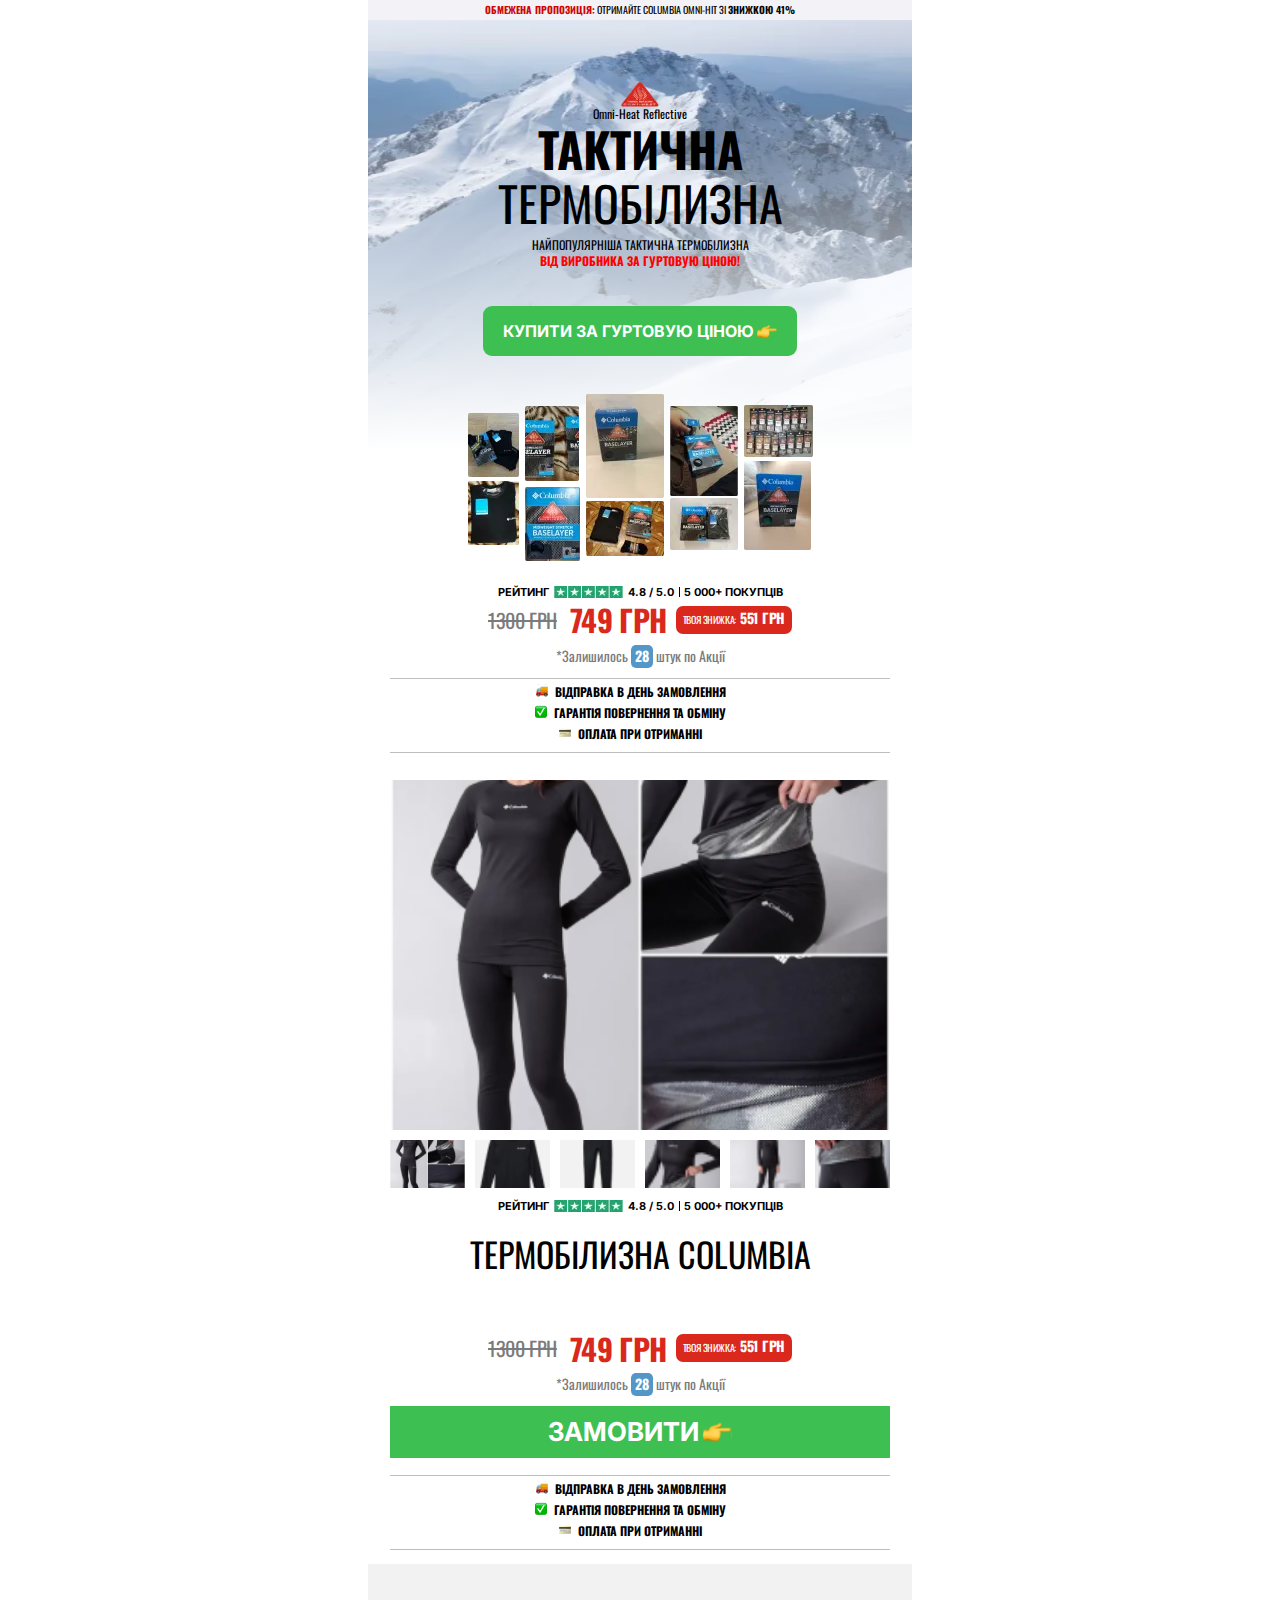
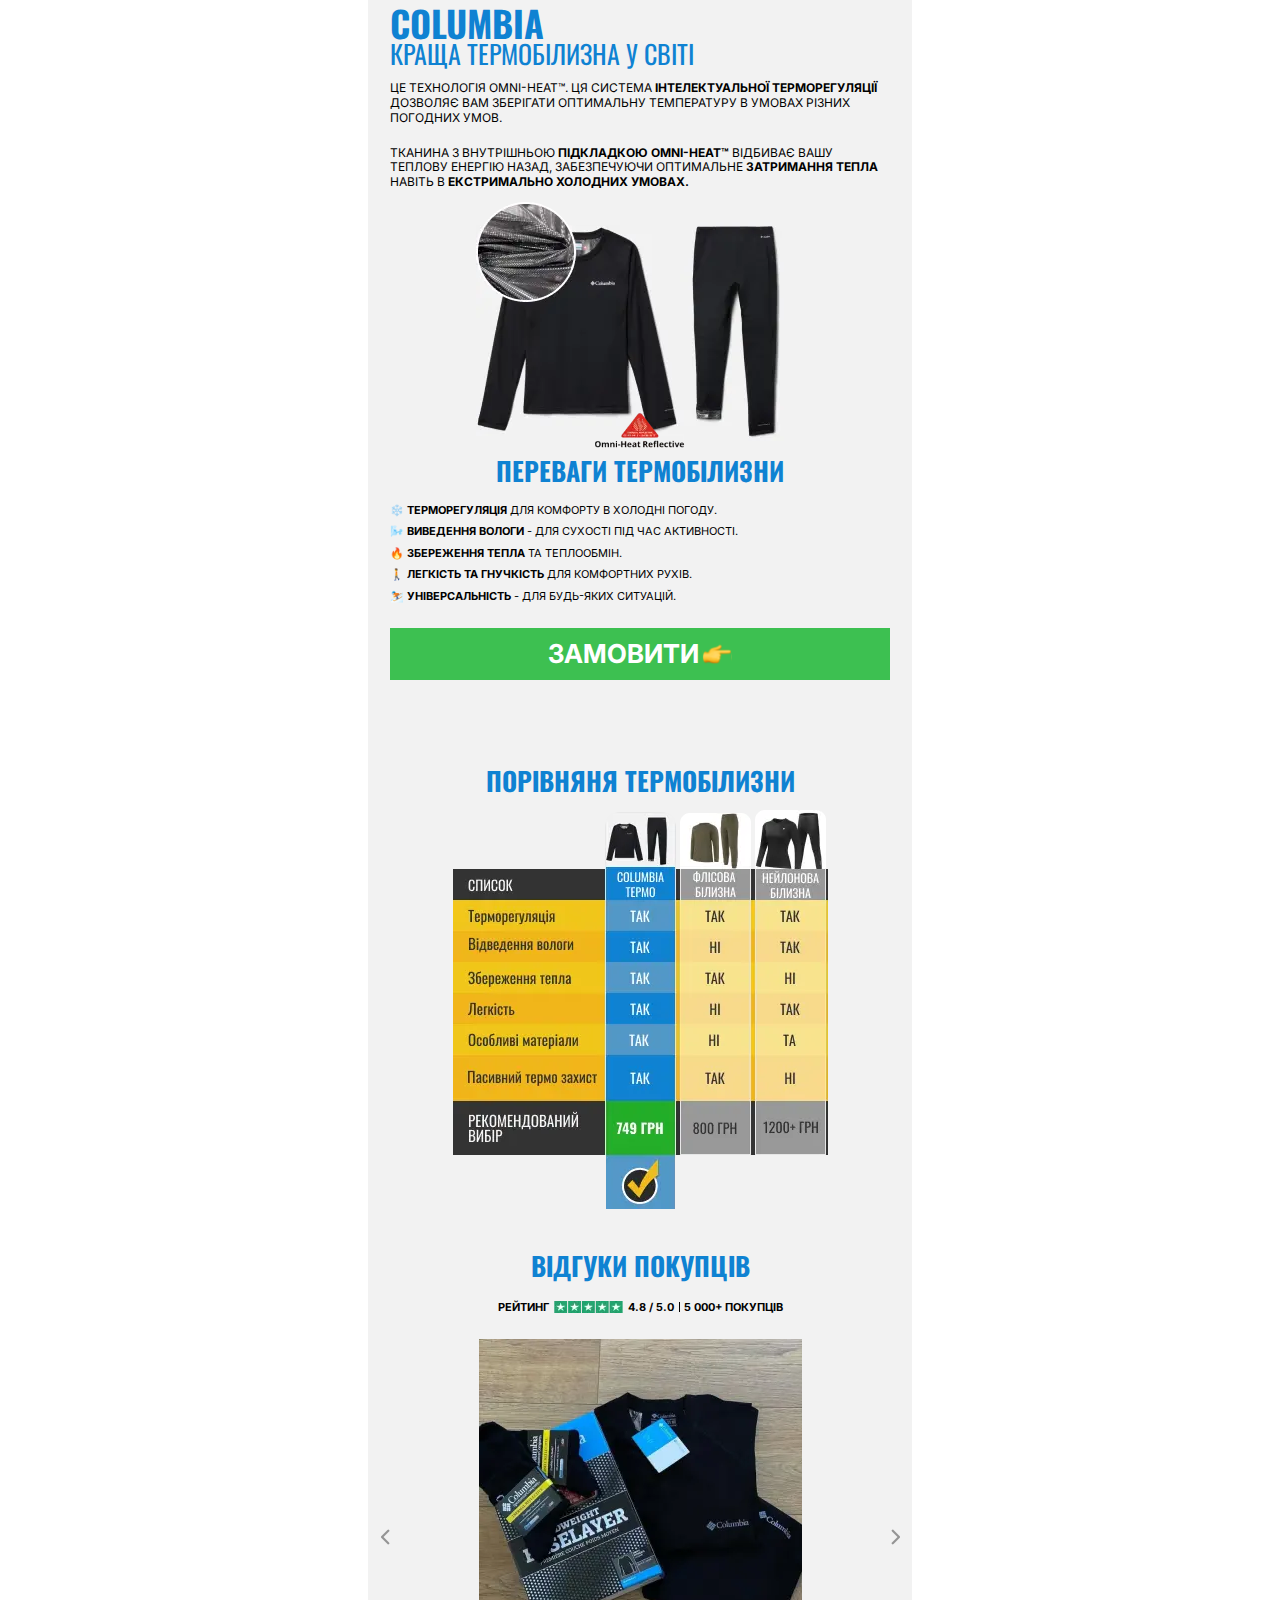
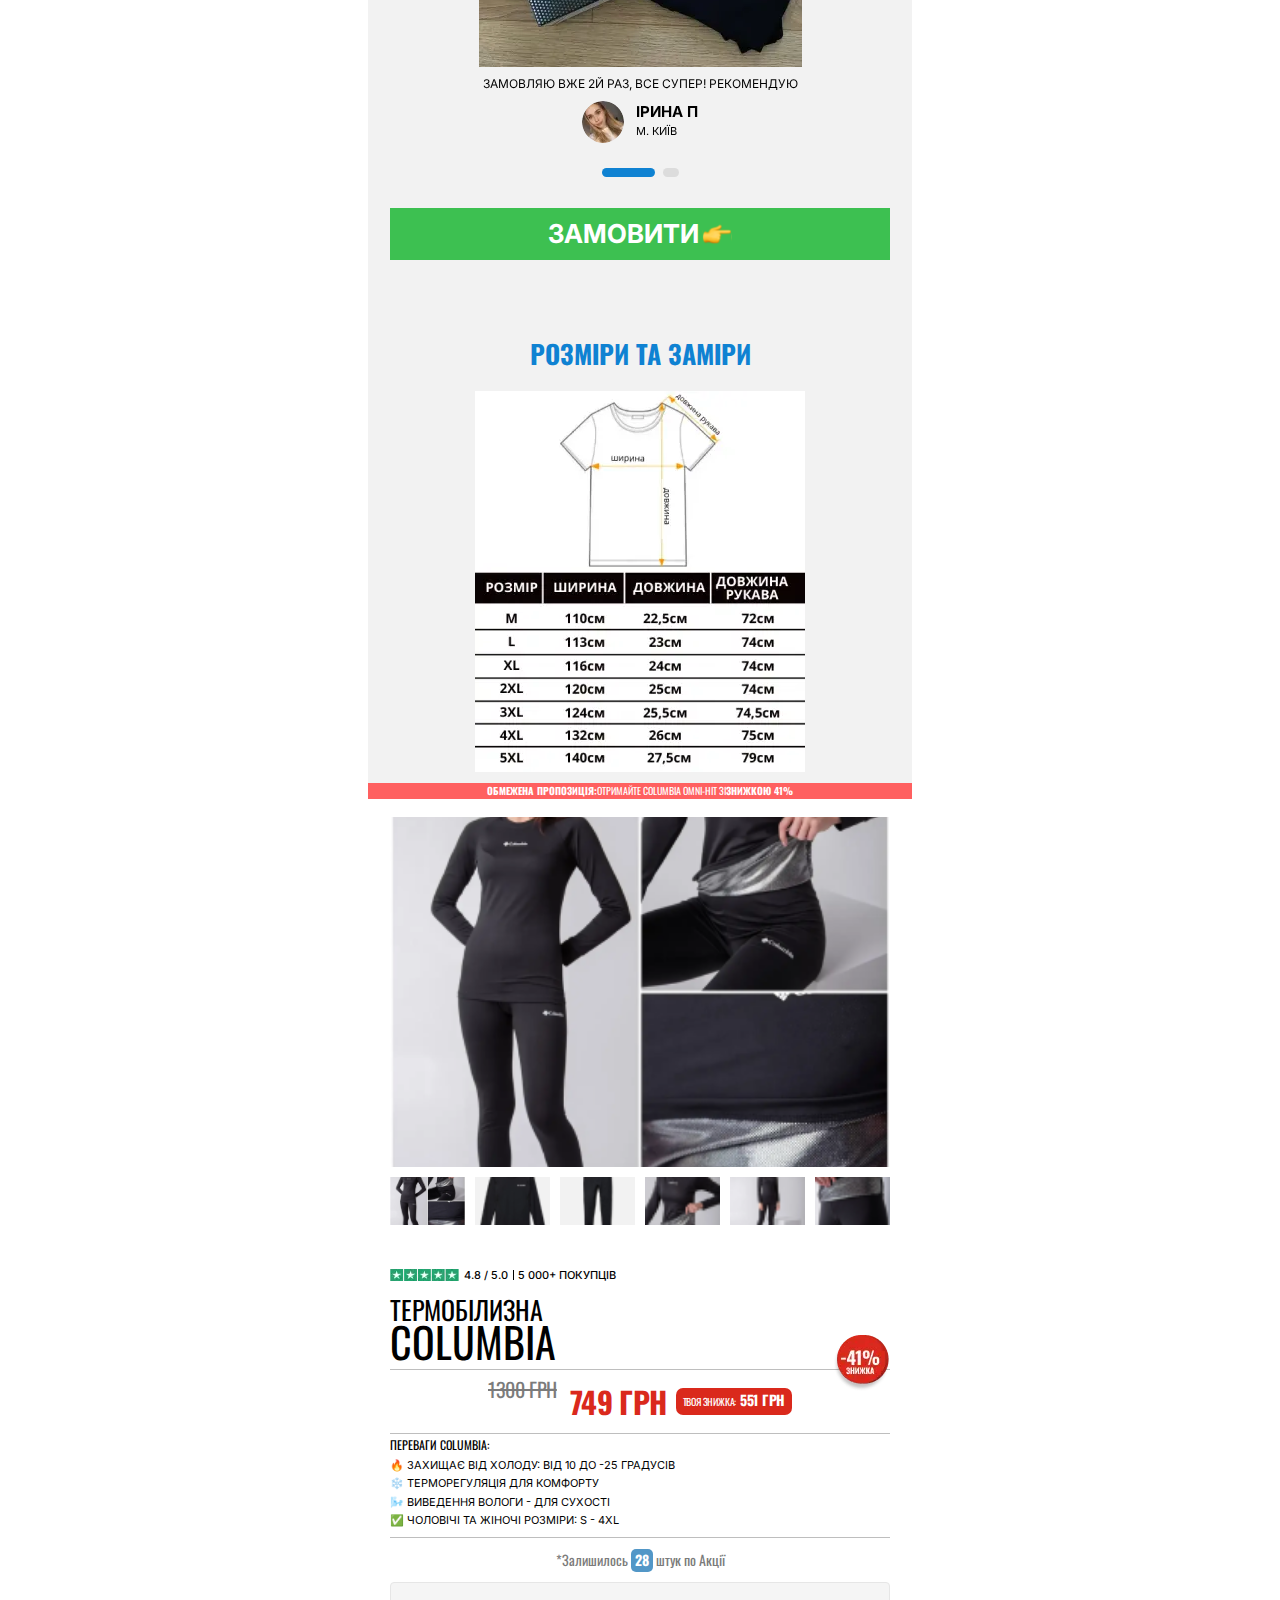
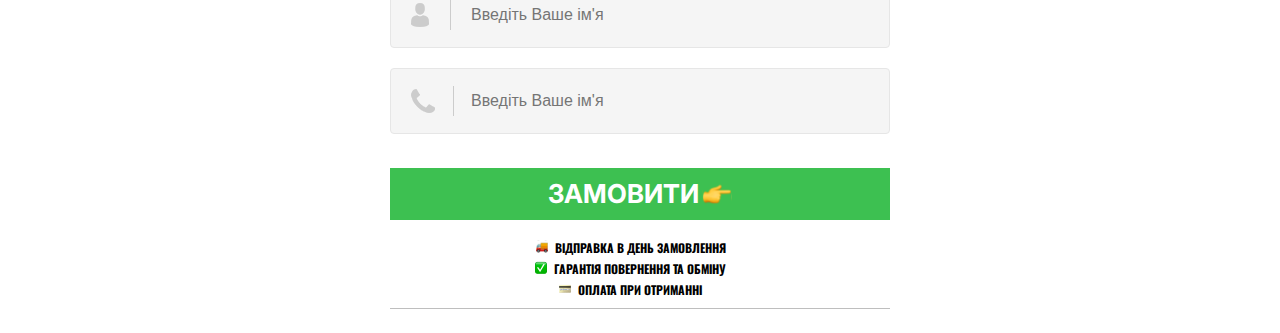
<file: 01-tactick.html>
<!doctype html>
<html lang="en">

<head>
	<title>Головна</title>
	<meta charset="UTF-8">
	<meta name="format-detection" content="telephone=no">
	<!-- <style>body{opacity: 0;}</style> -->
	<link rel="stylesheet" href="css/style.min.css?_v=20230822125818">
	<link rel="shortcut icon" href="favicon.ico">
	<!-- <meta name="robots" content="noindex, nofollow"> -->
	<meta name="viewport" content="width=device-width, initial-scale=1.0">
</head>

<body>
	<div class="wrapper">
		<header class="header">
			<div class="header__container">
			</div>
		</header>
		<main class="page">
			<section class="page__welcom welcom">
				<article class="welcom__container">
					<div class="welcom__propouse">
						<h3 class="welcom__propouse-text">
							<span class="red">ОБМЕЖЕНА ПРОПОЗИЦІЯ:</span> ОТРИМАЙТЕ
							COLUMBIA OMNI-HIT ЗІ
							<span class="bold">ЗНИЖКОЮ 41%</span>
						</h3>
					</div>

					<div class="welcom__content">
						<div class="welcom__standart">
							<div class="welcom__standart-img">
								<picture><source srcset="img/welcom/welcom-logo.webp" type="image/webp"><img src="img/welcom/welcom-logo.png" alt="logo" /></picture>
							</div>
							<div class="welcom__standart-text">
								Omni-Heat Reflective
							</div>
						</div>

						<div class="welcom__title greate tactic">
							<div class="welcom__tilte-termo">ТАКТИЧНА </div>
							<div class="welcom__title-name">
								ТЕРМОБІЛИЗНА
							</div>
							<div class="welcom__title-slog">
								<h3>
									НАЙПОПУЛЯРНІША ТАКТИЧНА ТЕРМОБІЛИЗНА <br>
									<span class="red bold"> ВІД ВИРОБНИКА ЗА ГУРТОВУЮ ЦІНОЮ!</span>
								</h3>
							</div>
						</div>

						<div class="welcom__buy">
							<button>
								КУПИТИ ЗА ГУРТОВУЮ ЦІНОЮ
								<img src="img/welcom/hand-pointing-icon.svg" alt="pointing-xhand" />
							</button>
						</div>

						<div class="welcom__images">
							<picture><source srcset="img/welcom/welcom-images.webp" type="image/webp"><img src="img/welcom/welcom-images.png" alt="images" /></picture>
						</div>

						<div class="welcom__rating">
							РЕЙТИНГ
							<picture><source srcset="img/welcom/rating.webp" type="image/webp"><img src="img/welcom/rating.png" alt="rating" /></picture> 4.8 /
							5.0 <span class="customers">5 000+ ПОКУПЦІВ</span>
						</div>
						<div class="welcom__price">
							<div class="welcom__price_old">1300 грн</div>
							<div class="welcom__price_new">749 грн</div>
							<div class="welcom__price_profit">
								ТВОЯ ЗНИЖКА:<span class="bold"> 551 ГРН </span>
							</div>
						</div>


						<div class="welcom__left">
							*Залишилось <span class="bold">28</span> штук по Акції
						</div>

						<ul class="welcom__benefits">
							<li class="welcom__benefit">
								ВІДПРАВКА В ДЕНЬ ЗАМОВЛЕННЯ
							</li>
							<li class="welcom__benefit">
								ГАРАНТІЯ ПОВЕРНЕННЯ ТА ОБМІНУ
							</li>
							<li class="welcom__benefit">ОПЛАТА ПРИ ОТРИМАННІ</li>
						</ul>
					</div>
				</article>
			</section>

			<section class="page__truses">
				<article class="truses__container">
					<!-- Swiper -->
					<div class="swiper-container gallery-top">
						<div class="swiper-wrapper">
							<div class="swiper-slide" style="
                              background-image: url(&quot;img/swiper/sw-1.png&quot;);
                           "></div>
							<div class="swiper-slide" style="background-image: url(img/swiper/sw-2.png)"></div>
							<div class="swiper-slide" style="background-image: url(img/swiper/sw-3.png)"></div>
							<div class="swiper-slide" style="background-image: url(img/swiper/sw-4.png)"></div>
							<div class="swiper-slide" style="background-image: url(img/swiper/sw-5.png)"></div>
							<div class="swiper-slide" style="background-image: url(img/swiper/sw-6.png)"></div>
						</div>
					</div>
					<div class="swiper-container gallery-thumbs">
						<div class="swiper-wrapper">
							<div class="swiper-slide" style="
                              background-image: url(&quot;img/swiper/sw-1.png&quot;);
                           "></div>
							<div class="swiper-slide" style="background-image: url(img/swiper/sw-2.png)"></div>
							<div class="swiper-slide" style="background-image: url(img/swiper/sw-3.png)"></div>
							<div class="swiper-slide" style="background-image: url(img/swiper/sw-4.png)"></div>
							<div class="swiper-slide" style="background-image: url(img/swiper/sw-5.png)"></div>
							<div class="swiper-slide" style="background-image: url(img/swiper/sw-6.png)"></div>
						</div>
					</div>
				</article>
			</section>

			<section class="page__slider-desc slider-desc">
				<article class="slider-desc__container">
					<div class="welcom__rating">
						РЕЙТИНГ
						<picture><source srcset="img/welcom/rating.webp" type="image/webp"><img src="img/welcom/rating.png" alt="rating" /></picture> 4.8 / 5.0
						<span class="customers">5 000+ ПОКУПЦІВ</span>
					</div>

					<div class="slider-desc__title mx">
						<div>
							ТЕРМОБІЛИЗНА СOLUMBIA
						</div>
					</div>

					<div class="welcom__price">
						<div class="welcom__price_old">1300 грн</div>
						<div class="welcom__price_new">749 грн</div>
						<div class="welcom__price_profit">
							ТВОЯ ЗНИЖКА:<span class="bold"> 551 ГРН </span>
						</div>
					</div>

					<div class="welcom__left">
						*Залишилось <span class="bold">28</span> штук по Акції
					</div>

					<div class="welcom__buy">
						<button class="order">
							ЗАМОВИТИ
							<img src="img/welcom/hand-pointing-icon.svg" alt="pointing-xhand" />
						</button>
					</div>

					<ul class="welcom__benefits">
						<li class="welcom__benefit">
							ВІДПРАВКА В ДЕНЬ ЗАМОВЛЕННЯ
						</li>
						<li class="welcom__benefit">
							ГАРАНТІЯ ПОВЕРНЕННЯ ТА ОБМІНУ
						</li>
						<li class="welcom__benefit">ОПЛАТА ПРИ ОТРИМАННІ</li>
					</ul>
				</article>
			</section>

			<section class="page__texnolegy texnolegy flis">
				<article class="texnolegy__container">
					<div class="texnolegy__title">
						<h3>
							<span class="bold">СOLUMBIA</span> <br />
							КРАЩА ТЕРМОБІЛИЗНА У СВІТІ
						</h3>
					</div>
					<div class="texnolegy__text">
						<p>
							це технологія Omni-Heat™. Ця система <span class="bold">інтелектуальної
								терморегуляції</span> дозволяє вам зберігати оптимальну
							температуру в умовах різних погодних умов.
						</p>
						<p>Тканина з
							внутрішньою <span class="bold">підкладкою Omni-Heat™</span> відбиває вашу теплову
							енергію назад, забезпечуючи оптимальне <span class="bold">затримання тепла</span>
							навіть в <span class="bold">ЕКСТРИМАЛЬНО холодних умовах.</span></p>
					</div>

					<div class="texnolegy__images">
						<div class="texnolegy__product-img"><picture><source srcset="img/texnolegis/images-product.webp" type="image/webp"><img src="img/texnolegis/images-product.png" alt="products"></picture></div>
						<div class="texnolegy__logo-img"><picture><source srcset="img/texnolegis/logo-tex.webp" type="image/webp"><img src="img/texnolegis/logo-tex.png" alt="logo"></picture></div>
					</div>

					<div class="texnolegy__benefits-title">ПЕРЕВАГИ ТЕРМОБІЛИЗНИ</div>
					<ul class="texnolegy__benefits">
						<li class="texnolegy__benifit"><span class="bold">❄️ Терморегуляція</span> для комфорту в холодні погоду.</li>
						<li class="texnolegy__benifit"><span class="bold">🌬️ Виведення вологи</span> - для сухості під час активності.</li>
						<li class="texnolegy__benifit"><span class="bold">🔥 Збереження тепла</span> та теплообмін.</li>
						<li class="texnolegy__benifit"><span class="bold">🚶‍️ Легкість та гнучкість</span> для комфортних рухів.</li>
						<li class="texnolegy__benifit"><span class="bold">⛷️ Універсальність</span> - для будь-яких ситуацій.</li>
					</ul>

					<div class="welcom__buy">
						<button class="order">
							ЗАМОВИТИ
							<img src="img/welcom/hand-pointing-icon.svg" alt="pointing-xhand" />
						</button>
					</div>
				</article>
			</section>

			<section class="page__compare compare">
				<article class="compare__container">
					<div class="compare__title">ПОРІВНЯНЯ ТЕРМОБІЛИЗНИ</div>
					<div class="compare__table-of-compare">
						<picture><source srcset="img/texnolegis/table.webp" type="image/webp"><img src="img/texnolegis/table.png" alt="table"></picture>
					</div>
				</article>
			</section>


			<section class="page__rewiews rewiews">
				<article class="rewiews__container">
					<div class="rewiews__title">ВІДГУКИ ПОКУПЦІВ </div>

					<div class="welcom__rating">
						РЕЙТИНГ
						<picture><source srcset="img/welcom/rating.webp" type="image/webp"><img src="img/welcom/rating.png" alt="rating" /></picture> 4.8 / 5.0
						<span class="customers">5 000+ ПОКУПЦІВ</span>
					</div>

					<!-- Оболонка слайдера -->
					<div class="rewiews__slider swiper">
						<!-- Частина слайдера, що рухається -->
						<div class="rewiews__wrapper swiper-wrapper">
							<!-- Слайд -->
							<div class="rewiews__slide swiper-slide">
								<picture><source srcset="img/texnolegis/product.webp" type="image/webp"><img class="slide-product" src="img/texnolegis/product.png" alt="product"></picture>
								<div class="rewiews__text">ЗАМОВЛЯЮ ВЖЕ 2й раз, все супер! РЕкомендую</div>
								<div class="rewiews__author">
									<picture><source srcset="img/texnolegis/author.webp" type="image/webp"><img src="img/texnolegis/author.png" alt="author"></picture>
									<div class="rewiews__author-info">
										<div class="rewiews__name">ІРИНА П</div>
										<div class="rewiews__place">М. КИЇВ</div>
									</div>
								</div>
							</div>
							<div class="rewiews__slide swiper-slide">
								<picture><source srcset="img/texnolegis/product.webp" type="image/webp"><img class="slide-product" src="img/texnolegis/product.png" alt="product"></picture>
								<div class="rewiews__text">ЗАМОВЛЯЮ ВЖЕ 2й раз, все супер! РЕкомендую</div>
								<div class="rewiews__author">
									<picture><source srcset="img/texnolegis/author.webp" type="image/webp"><img src="img/texnolegis/author.png" alt="author"></picture>
									<div class="rewiews__author-info">
										<div class="rewiews__name">ІРИНА П</div>
										<div class="rewiews__place">М. КИЇВ</div>
									</div>
								</div>
							</div>
						</div>
						<!-- Якщо потрібна пагінація -->
						<div class="swiper-pagination"></div>
						<!-- Якщо потрібна навігація (ліворуч/праворуч) -->
						<button type="button" class="swiper-button-prev"></button>
						<button type="button" class="swiper-button-next"></button>
					</div>

					<div class="welcom__buy">
						<button class="order">
							ЗАМОВИТИ
							<img src="img/welcom/hand-pointing-icon.svg" alt="pointing-xhand" />
						</button>
					</div>
				</article>
			</section>

			<section class="page__size size">
				<article class="size__container">
					<div class="size__title">РОЗМІРИ ТА ЗАМІРИ</div>
					<div class="size__img"><picture><source srcset="img/texnolegis/size.webp" type="image/webp"><img src="img/texnolegis/size.png" alt="sizes"></picture></div>
					<div class="size__propouse"><span class="bold">ОБМЕЖЕНА ПРОПОЗИЦІЯ:</span> ОТРИМАЙТЕ COLUMBIA OMNI-HIT ЗІ <span class="bold">ЗНИЖКОЮ 41%</span> </div>
				</article>
			</section>

			<section class="page__swiper swiper">
				<div class="swiper__container">
					<div class="swiper-container gallery-top-1">
						<div class="swiper-wrapper">
							<div class="swiper-slide" style="
                              background-image: url(&quot;img/swiper/sw-1.png&quot;);
                           "></div>
							<div class="swiper-slide" style="background-image: url(img/swiper/sw-2.png)"></div>
							<div class="swiper-slide" style="background-image: url(img/swiper/sw-3.png)"></div>
							<div class="swiper-slide" style="background-image: url(img/swiper/sw-4.png)"></div>
							<div class="swiper-slide" style="background-image: url(img/swiper/sw-5.png)"></div>
							<div class="swiper-slide" style="background-image: url(img/swiper/sw-6.png)"></div>
						</div>
					</div>
					<div class="swiper-container gallery-thumbs-1 ">
						<div class="swiper-wrapper">
							<div class="swiper-slide" style="
                              background-image: url(&quot;img/swiper/sw-1.png&quot;);
                           "></div>
							<div class="swiper-slide" style="background-image: url(img/swiper/sw-2.png)"></div>
							<div class="swiper-slide" style="background-image: url(img/swiper/sw-3.png)"></div>
							<div class="swiper-slide" style="background-image: url(img/swiper/sw-4.png)"></div>
							<div class="swiper-slide" style="background-image: url(img/swiper/sw-5.png)"></div>
							<div class="swiper-slide" style="background-image: url(img/swiper/sw-6.png)"></div>
						</div>
					</div>
				</div>
			</section>

			<section class="page__purchase purchase">
				<article class="purchase__container">
					<div class="welcom__rating">
						<picture><source srcset="img/welcom/rating.webp" type="image/webp"><img src="img/welcom/rating.png" alt="rating" /></picture> 4.8 /
						5.0 <span class="customers">5 000+ ПОКУПЦІВ</span>
					</div>

					<div class="purchase__title flis">
						<h3>ТЕРМОБІЛИЗНА</h3>
						<h2>СOLUMBIA</h2>
						<picture><source srcset="img/purchase/sale.webp" type="image/webp"><img class="purchase__sale" src="img/purchase/sale.png" alt="sale"></picture>
					</div>

					<div class="welcom__price">
						<div class="welcom__price_old">1300 грн</div>
						<div class="welcom__price_new">749 грн</div>
						<div class="welcom__price_profit">
							ТВОЯ ЗНИЖКА:<span class="bold"> 551 ГРН </span>
						</div>
					</div>

					<div class="purchase__benefits-cnt">
						<h3 class="purchase__benefits-title">ПЕРЕВАГИ COLUMBIA:</h3>
						<ul class="purchase_benefits">
							<li class="purchase_benefit">
								🔥 Захищає від холоду: від 10 до -25 ГРАДУСІВ
							</li>
							<li class="purchase_benefit">
								❄️ Терморегуляція для комфорту
							</li>
							<li class="purchase_benefit"> 🌬️ Виведення вологи - для сухості </li>
							<li class="purchase_benefit"> ✅ Чоловічі та жіночі розміри: S - 4XL </li>
						</ul>
					</div>

					<div class="welcom__left">
						*Залишилось <span class="bold">28</span> штук по Акції
					</div>

					<form class="purchase__form">
						<input class="purchase__name" type="text" placeholder="Введіть Ваше ім'я">
						<input class="purchase__phone" type="tel" placeholder="Введіть Ваше ім'я">
					</form>

					<div class="welcom__buy">
						<button class="order">
							ЗАМОВИТИ
							<img src="img/welcom/hand-pointing-icon.svg" alt="pointing-xhand" />
						</button>
					</div>

					<ul class="welcom__benefits">
						<li class="welcom__benefit">
							ВІДПРАВКА В ДЕНЬ ЗАМОВЛЕННЯ
						</li>
						<li class="welcom__benefit">
							ГАРАНТІЯ ПОВЕРНЕННЯ ТА ОБМІНУ
						</li>
						<li class="welcom__benefit">ОПЛАТА ПРИ ОТРИМАННІ</li>
					</ul>
				</article>
			</section>
		</main>
		<footer class="footer">
			<div class="footer__container">
			</div>
		</footer>
	</div>
	<script src="https://unpkg.com/swiper/swiper-bundle.min.js?_v=20230822125818"></script>
	<script src="js/app.min.js?_v=20230822125818"></script>

</body>

</html>
</file>
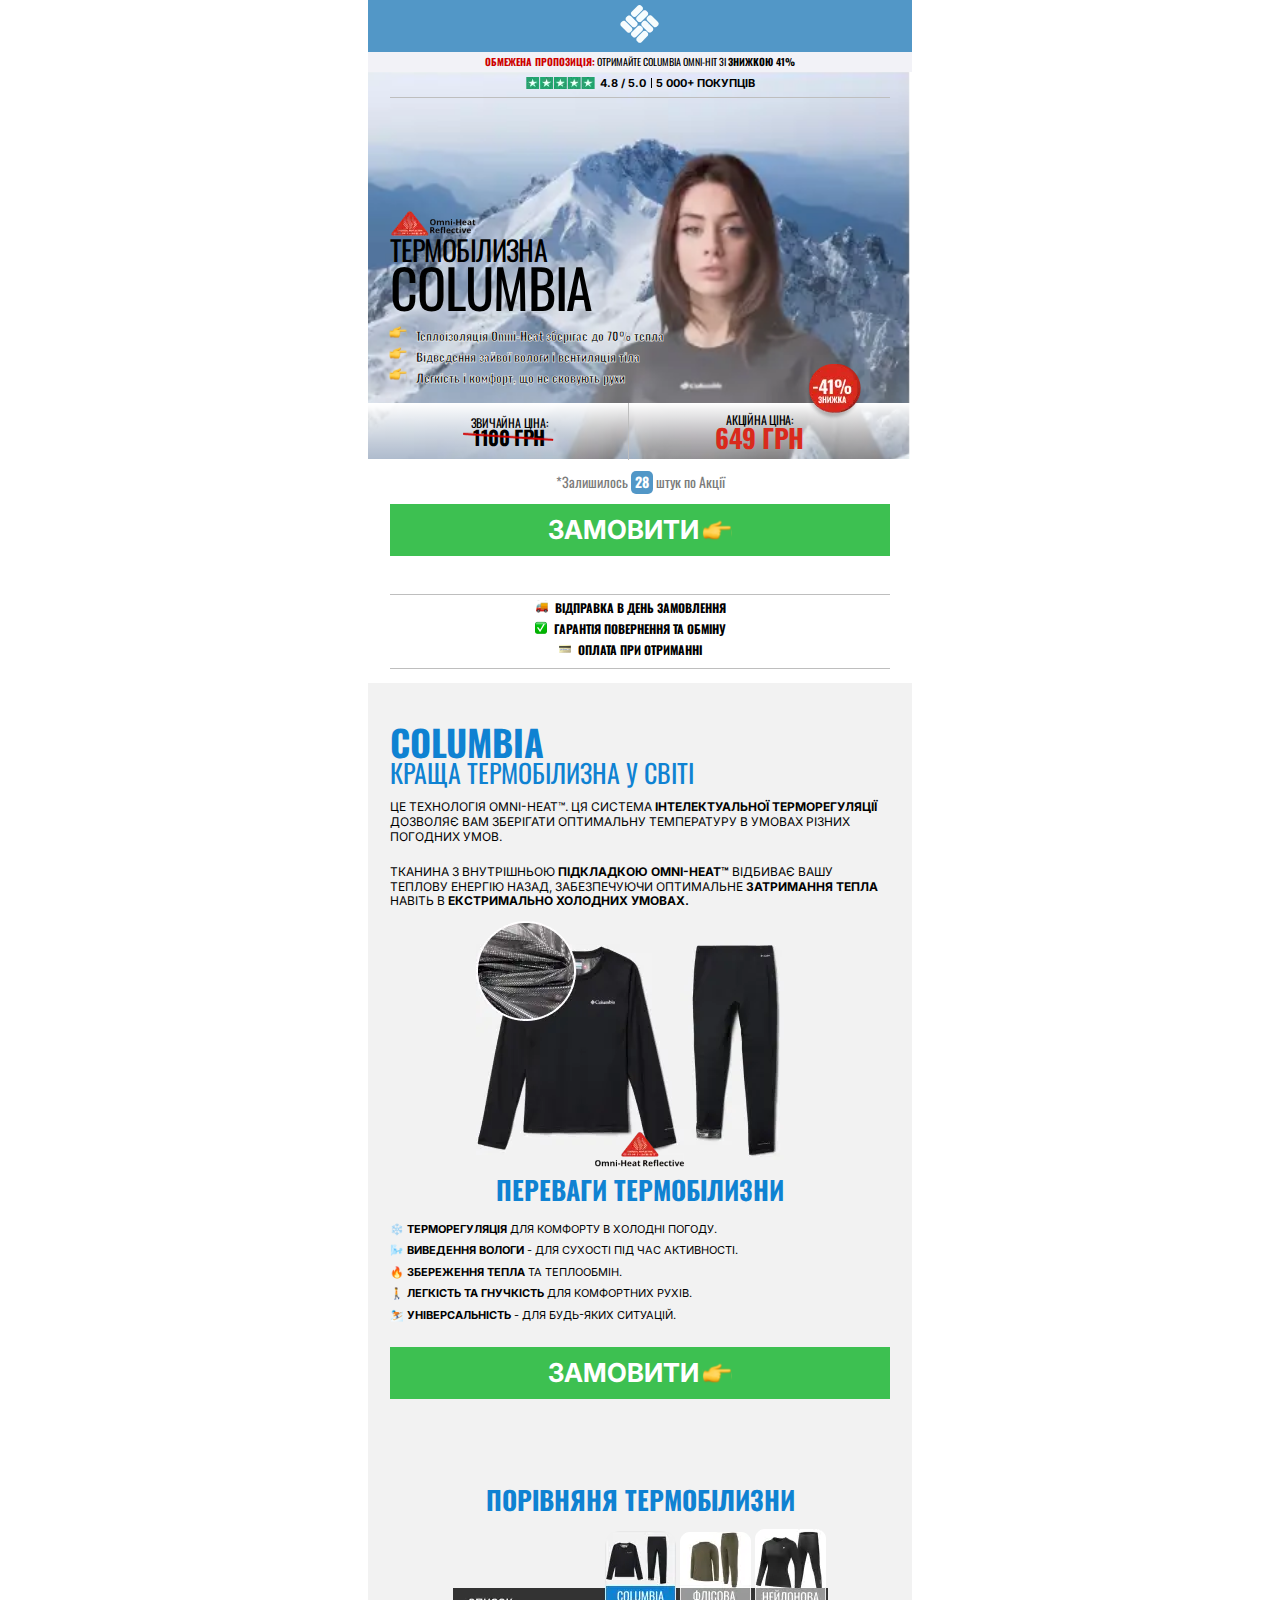
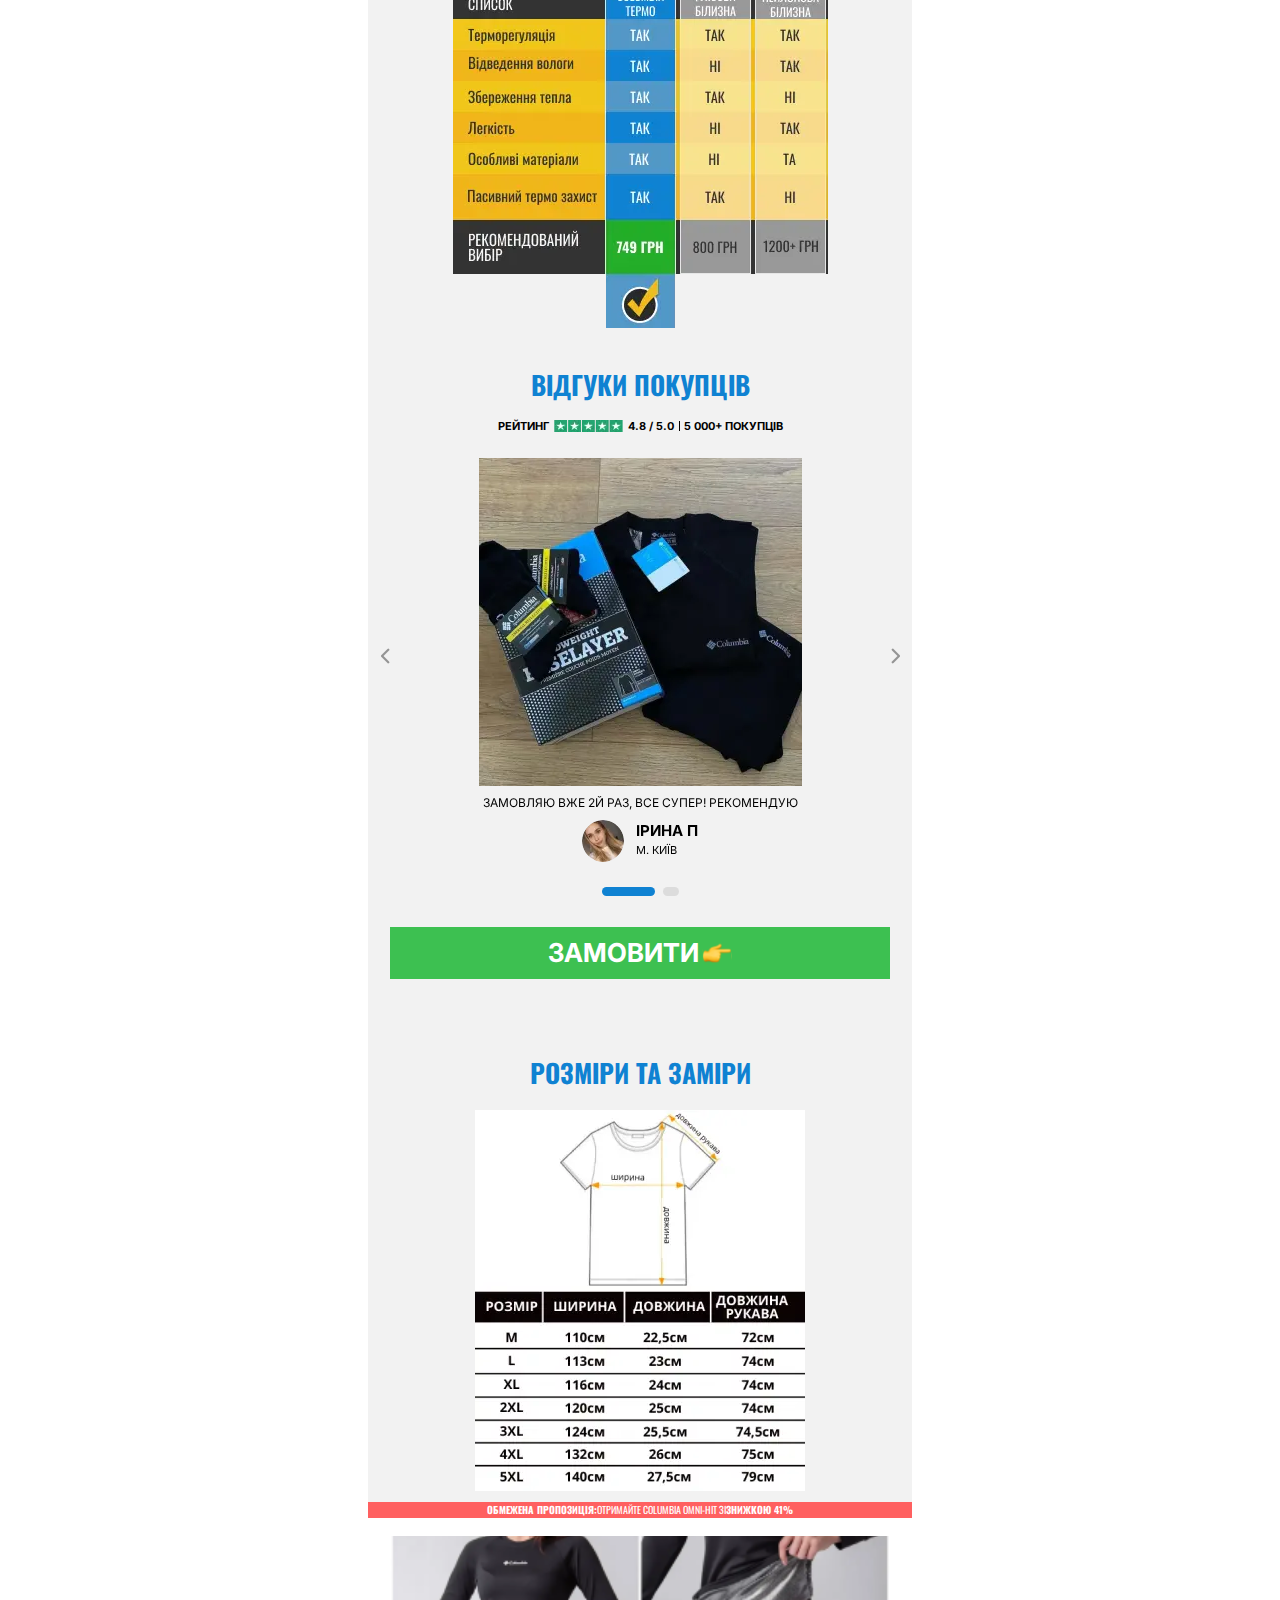
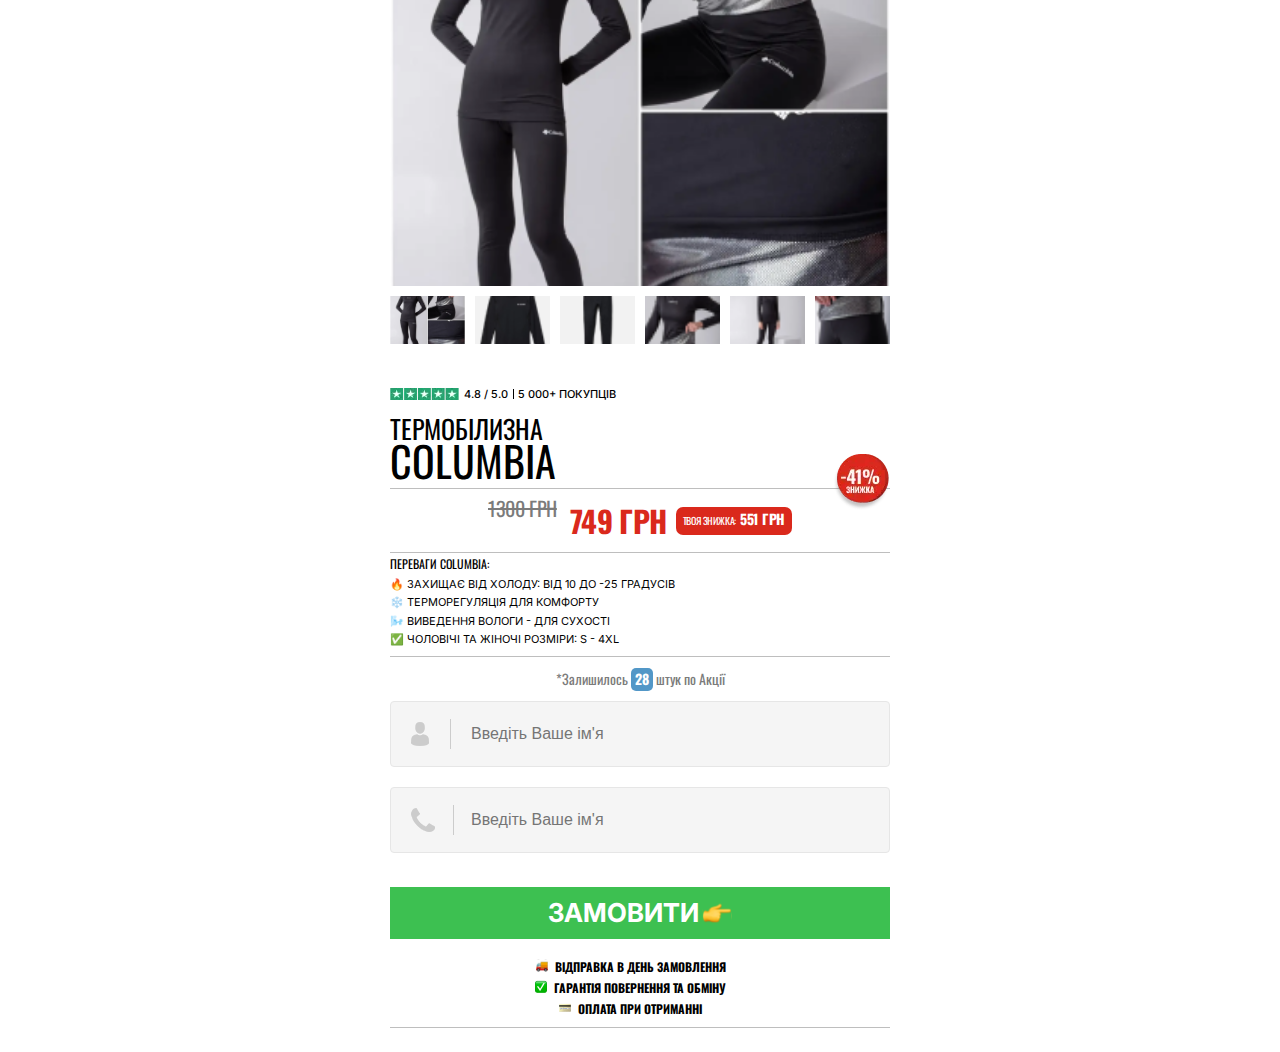
<file: 02-flis.html>
<!doctype html>
<html lang="en">

<head>
	<title>Головна</title>
	<meta charset="UTF-8">
	<meta name="format-detection" content="telephone=no">
	<!-- <style>body{opacity: 0;}</style> -->
	<link rel="stylesheet" href="css/style.min.css?_v=20230822125818">
	<link rel="shortcut icon" href="favicon.ico">
	<!-- <meta name="robots" content="noindex, nofollow"> -->
	<meta name="viewport" content="width=device-width, initial-scale=1.0">
</head>

<body>
	<div class="wrapper">
		<header class="header">
			<div class="header__container">
			</div>
		</header>
		<main class="page">
			<section class="page__visit visit">
				<article class="visit__container">
					<div class="visit__head"><picture><source srcset="img/visit/icon.webp" type="image/webp"><img src="img/visit/icon.png" alt="icon"></picture></div>
					<div class="welcom__propouse">
						<h3 class="welcom__propouse-text">
							<span class="red">ОБМЕЖЕНА ПРОПОЗИЦІЯ:</span> ОТРИМАЙТЕ
							COLUMBIA OMNI-HIT ЗІ
							<span class="bold">ЗНИЖКОЮ 41%</span>
						</h3>
					</div>

					<div class="visit__content flis">
						<div class="welcom__rating">
							<picture><source srcset="img/welcom/rating.webp" type="image/webp"><img src="img/welcom/rating.png" alt="rating" /></picture> 4.8 /
							5.0 <span class="customers">5 000+ ПОКУПЦІВ</span>
						</div>
						<div class="visit__logo"><picture><source srcset="img/visit/logo.webp" type="image/webp"><img src="img/visit/logo.png" alt="logo"></picture></div>
						<h3 class="visit__title-termo">ТЕРМОБІЛИЗНА</h3>
						<h2 class="visit__tiitle-product">СOLUMBIA </h2>

						<ul class="visit__benefits">
							<li>Теплоізоляція Omni-Heat зберігає до 70% тепла</li>
							<li>Відведення зайвої вологи і вентиляція тіла</li>
							<li>Легкість і комфорт, що не сковують рухи</li>
						</ul>

						<div class="visit__prices">
							<div class="visit__old">
								<div class="visit__price-old-label">ЗВИЧАЙНА ЦІНА:</div>
								<div class="visit__price-old-price">1100 грн</div>
							</div>
							<div class="visit__new">
								<div class="visit__price-new-label">АКЦІЙНА ЦІНА:</div>
								<div class="visit__price-new-price">649 грн</div>
							</div>
							<picture><source srcset="img/visit/visit-sale.webp" type="image/webp"><img src="img/visit/visit-sale.png" alt="sale" class="visit__sale"></picture>
						</div>
					</div>


					<div class="welcom__left">
						*Залишилось <span class="bold">28</span> штук по Акції
					</div>

					<div class="welcom__buy">
						<button class="order">
							ЗАМОВИТИ
							<img src="img/welcom/hand-pointing-icon.svg" alt="pointing-xhand" />
						</button>
					</div>

					<ul class="welcom__benefits">
						<li class="welcom__benefit">
							ВІДПРАВКА В ДЕНЬ ЗАМОВЛЕННЯ
						</li>
						<li class="welcom__benefit">
							ГАРАНТІЯ ПОВЕРНЕННЯ ТА ОБМІНУ
						</li>
						<li class="welcom__benefit">ОПЛАТА ПРИ ОТРИМАННІ</li>
					</ul>
				</article>
			</section>

			<section class="page__texnolegy texnolegy flis">
				<article class="texnolegy__container">
					<div class="texnolegy__title">
						<h3>
							<span class="bold">СOLUMBIA</span> <br />
							КРАЩА ТЕРМОБІЛИЗНА У СВІТІ
						</h3>
					</div>
					<div class="texnolegy__text">
						<p>
							це технологія Omni-Heat™. Ця система <span class="bold">інтелектуальної
								терморегуляції</span> дозволяє вам зберігати оптимальну
							температуру в умовах різних погодних умов.
						</p>
						<p>Тканина з
							внутрішньою <span class="bold">підкладкою Omni-Heat™</span> відбиває вашу теплову
							енергію назад, забезпечуючи оптимальне <span class="bold">затримання тепла</span>
							навіть в <span class="bold">ЕКСТРИМАЛЬНО холодних умовах.</span></p>
					</div>

					<div class="texnolegy__images">
						<div class="texnolegy__product-img"><picture><source srcset="img/texnolegis/images-product.webp" type="image/webp"><img src="img/texnolegis/images-product.png" alt="products"></picture></div>
						<div class="texnolegy__logo-img"><picture><source srcset="img/texnolegis/logo-tex.webp" type="image/webp"><img src="img/texnolegis/logo-tex.png" alt="logo"></picture></div>
					</div>

					<div class="texnolegy__benefits-title">ПЕРЕВАГИ ТЕРМОБІЛИЗНИ</div>
					<ul class="texnolegy__benefits">
						<li class="texnolegy__benifit"><span class="bold">❄️ Терморегуляція</span> для комфорту в холодні погоду.</li>
						<li class="texnolegy__benifit"><span class="bold">🌬️ Виведення вологи</span> - для сухості під час активності.</li>
						<li class="texnolegy__benifit"><span class="bold">🔥 Збереження тепла</span> та теплообмін.</li>
						<li class="texnolegy__benifit"><span class="bold">🚶‍️ Легкість та гнучкість</span> для комфортних рухів.</li>
						<li class="texnolegy__benifit"><span class="bold">⛷️ Універсальність</span> - для будь-яких ситуацій.</li>
					</ul>

					<div class="welcom__buy">
						<button class="order">
							ЗАМОВИТИ
							<img src="img/welcom/hand-pointing-icon.svg" alt="pointing-xhand" />
						</button>
					</div>
				</article>
			</section>

			<section class="page__compare compare">
				<article class="compare__container">
					<div class="compare__title">ПОРІВНЯНЯ ТЕРМОБІЛИЗНИ</div>
					<div class="compare__table-of-compare">
						<picture><source srcset="img/texnolegis/table.webp" type="image/webp"><img src="img/texnolegis/table.png" alt="table"></picture>
					</div>
				</article>
			</section>


			<section class="page__rewiews rewiews">
				<article class="rewiews__container">
					<div class="rewiews__title">ВІДГУКИ ПОКУПЦІВ </div>

					<div class="welcom__rating">
						РЕЙТИНГ
						<picture><source srcset="img/welcom/rating.webp" type="image/webp"><img src="img/welcom/rating.png" alt="rating" /></picture> 4.8 / 5.0
						<span class="customers">5 000+ ПОКУПЦІВ</span>
					</div>

					<!-- Оболонка слайдера -->
					<div class="rewiews__slider swiper">
						<!-- Частина слайдера, що рухається -->
						<div class="rewiews__wrapper swiper-wrapper">
							<!-- Слайд -->
							<div class="rewiews__slide swiper-slide">
								<picture><source srcset="img/texnolegis/product.webp" type="image/webp"><img class="slide-product" src="img/texnolegis/product.png" alt="product"></picture>
								<div class="rewiews__text">ЗАМОВЛЯЮ ВЖЕ 2й раз, все супер! РЕкомендую</div>
								<div class="rewiews__author">
									<picture><source srcset="img/texnolegis/author.webp" type="image/webp"><img src="img/texnolegis/author.png" alt="author"></picture>
									<div class="rewiews__author-info">
										<div class="rewiews__name">ІРИНА П</div>
										<div class="rewiews__place">М. КИЇВ</div>
									</div>
								</div>
							</div>
							<div class="rewiews__slide swiper-slide">
								<picture><source srcset="img/texnolegis/product.webp" type="image/webp"><img class="slide-product" src="img/texnolegis/product.png" alt="product"></picture>
								<div class="rewiews__text">ЗАМОВЛЯЮ ВЖЕ 2й раз, все супер! РЕкомендую</div>
								<div class="rewiews__author">
									<picture><source srcset="img/texnolegis/author.webp" type="image/webp"><img src="img/texnolegis/author.png" alt="author"></picture>
									<div class="rewiews__author-info">
										<div class="rewiews__name">ІРИНА П</div>
										<div class="rewiews__place">М. КИЇВ</div>
									</div>
								</div>
							</div>
						</div>
						<!-- Якщо потрібна пагінація -->
						<div class="swiper-pagination"></div>
						<!-- Якщо потрібна навігація (ліворуч/праворуч) -->
						<button type="button" class="swiper-button-prev"></button>
						<button type="button" class="swiper-button-next"></button>
					</div>

					<div class="welcom__buy">
						<button class="order">
							ЗАМОВИТИ
							<img src="img/welcom/hand-pointing-icon.svg" alt="pointing-xhand" />
						</button>
					</div>
				</article>
			</section>

			<section class="page__size size">
				<article class="size__container">
					<div class="size__title">РОЗМІРИ ТА ЗАМІРИ</div>
					<div class="size__img"><picture><source srcset="img/texnolegis/size.webp" type="image/webp"><img src="img/texnolegis/size.png" alt="sizes"></picture></div>
					<div class="size__propouse"><span class="bold">ОБМЕЖЕНА ПРОПОЗИЦІЯ:</span> ОТРИМАЙТЕ COLUMBIA OMNI-HIT ЗІ <span class="bold">ЗНИЖКОЮ 41%</span> </div>
				</article>
			</section>

			<section class="page__swiper swiper">
				<div class="swiper__container">
					<div class="swiper-container gallery-top-2">
						<div class="swiper-wrapper">
							<div class="swiper-slide" style="
                              background-image: url(&quot;img/swiper/sw-1.png&quot;);
                           "></div>
							<div class="swiper-slide" style="background-image: url(img/swiper/sw-2.png)"></div>
							<div class="swiper-slide" style="background-image: url(img/swiper/sw-3.png)"></div>
							<div class="swiper-slide" style="background-image: url(img/swiper/sw-4.png)"></div>
							<div class="swiper-slide" style="background-image: url(img/swiper/sw-5.png)"></div>
							<div class="swiper-slide" style="background-image: url(img/swiper/sw-6.png)"></div>
						</div>
						<!-- Add Arrows -->
						<div class="swiper-button-next"></div>
						<div class="swiper-button-prev"></div>
					</div>
					<div class="swiper-container gallery-thumbs-2 ">
						<div class="swiper-wrapper">
							<div class="swiper-slide" style="
                              background-image: url(&quot;img/swiper/sw-1.png&quot;);
                           "></div>
							<div class="swiper-slide" style="background-image: url(img/swiper/sw-2.png)"></div>
							<div class="swiper-slide" style="background-image: url(img/swiper/sw-3.png)"></div>
							<div class="swiper-slide" style="background-image: url(img/swiper/sw-4.png)"></div>
							<div class="swiper-slide" style="background-image: url(img/swiper/sw-5.png)"></div>
							<div class="swiper-slide" style="background-image: url(img/swiper/sw-6.png)"></div>
						</div>
					</div>
				</div>
			</section>

			<section class="page__purchase purchase">
				<article class="purchase__container">
					<div class="welcom__rating">
						<picture><source srcset="img/welcom/rating.webp" type="image/webp"><img src="img/welcom/rating.png" alt="rating" /></picture> 4.8 /
						5.0 <span class="customers">5 000+ ПОКУПЦІВ</span>
					</div>

					<div class="purchase__title flis">
						<h3>ТЕРМОБІЛИЗНА</h3>
						<h2>СOLUMBIA</h2>
						<picture><source srcset="img/purchase/sale.webp" type="image/webp"><img class="purchase__sale" src="img/purchase/sale.png" alt="sale"></picture>
					</div>

					<div class="welcom__price">
						<div class="welcom__price_old">1300 грн</div>
						<div class="welcom__price_new">749 грн</div>
						<div class="welcom__price_profit">
							ТВОЯ ЗНИЖКА:<span class="bold"> 551 ГРН </span>
						</div>
					</div>

					<div class="purchase__benefits-cnt">
						<h3 class="purchase__benefits-title">ПЕРЕВАГИ COLUMBIA:</h3>
						<ul class="purchase_benefits">
							<li class="purchase_benefit">
								🔥 Захищає від холоду: від 10 до -25 ГРАДУСІВ
							</li>
							<li class="purchase_benefit">
								❄️ Терморегуляція для комфорту
							</li>
							<li class="purchase_benefit"> 🌬️ Виведення вологи - для сухості </li>
							<li class="purchase_benefit"> ✅ Чоловічі та жіночі розміри: S - 4XL </li>
						</ul>
					</div>

					<div class="welcom__left">
						*Залишилось <span class="bold">28</span> штук по Акції
					</div>

					<form class="purchase__form">
						<input class="purchase__name" type="text" placeholder="Введіть Ваше ім'я">
						<input class="purchase__phone" type="tel" placeholder="Введіть Ваше ім'я">
					</form>

					<div class="welcom__buy">
						<button class="order">
							ЗАМОВИТИ
							<img src="img/welcom/hand-pointing-icon.svg" alt="pointing-xhand" />
						</button>
					</div>

					<ul class="welcom__benefits">
						<li class="welcom__benefit">
							ВІДПРАВКА В ДЕНЬ ЗАМОВЛЕННЯ
						</li>
						<li class="welcom__benefit">
							ГАРАНТІЯ ПОВЕРНЕННЯ ТА ОБМІНУ
						</li>
						<li class="welcom__benefit">ОПЛАТА ПРИ ОТРИМАННІ</li>
					</ul>
				</article>
			</section>
		</main>
		<footer class="footer">
			<div class="footer__container">
			</div>
		</footer>
	</div>
	<script src="https://unpkg.com/swiper/swiper-bundle.min.js?_v=20230822125818"></script>
	<script src="js/app.min.js?_v=20230822125818"></script>

</body>

</html>
</file>
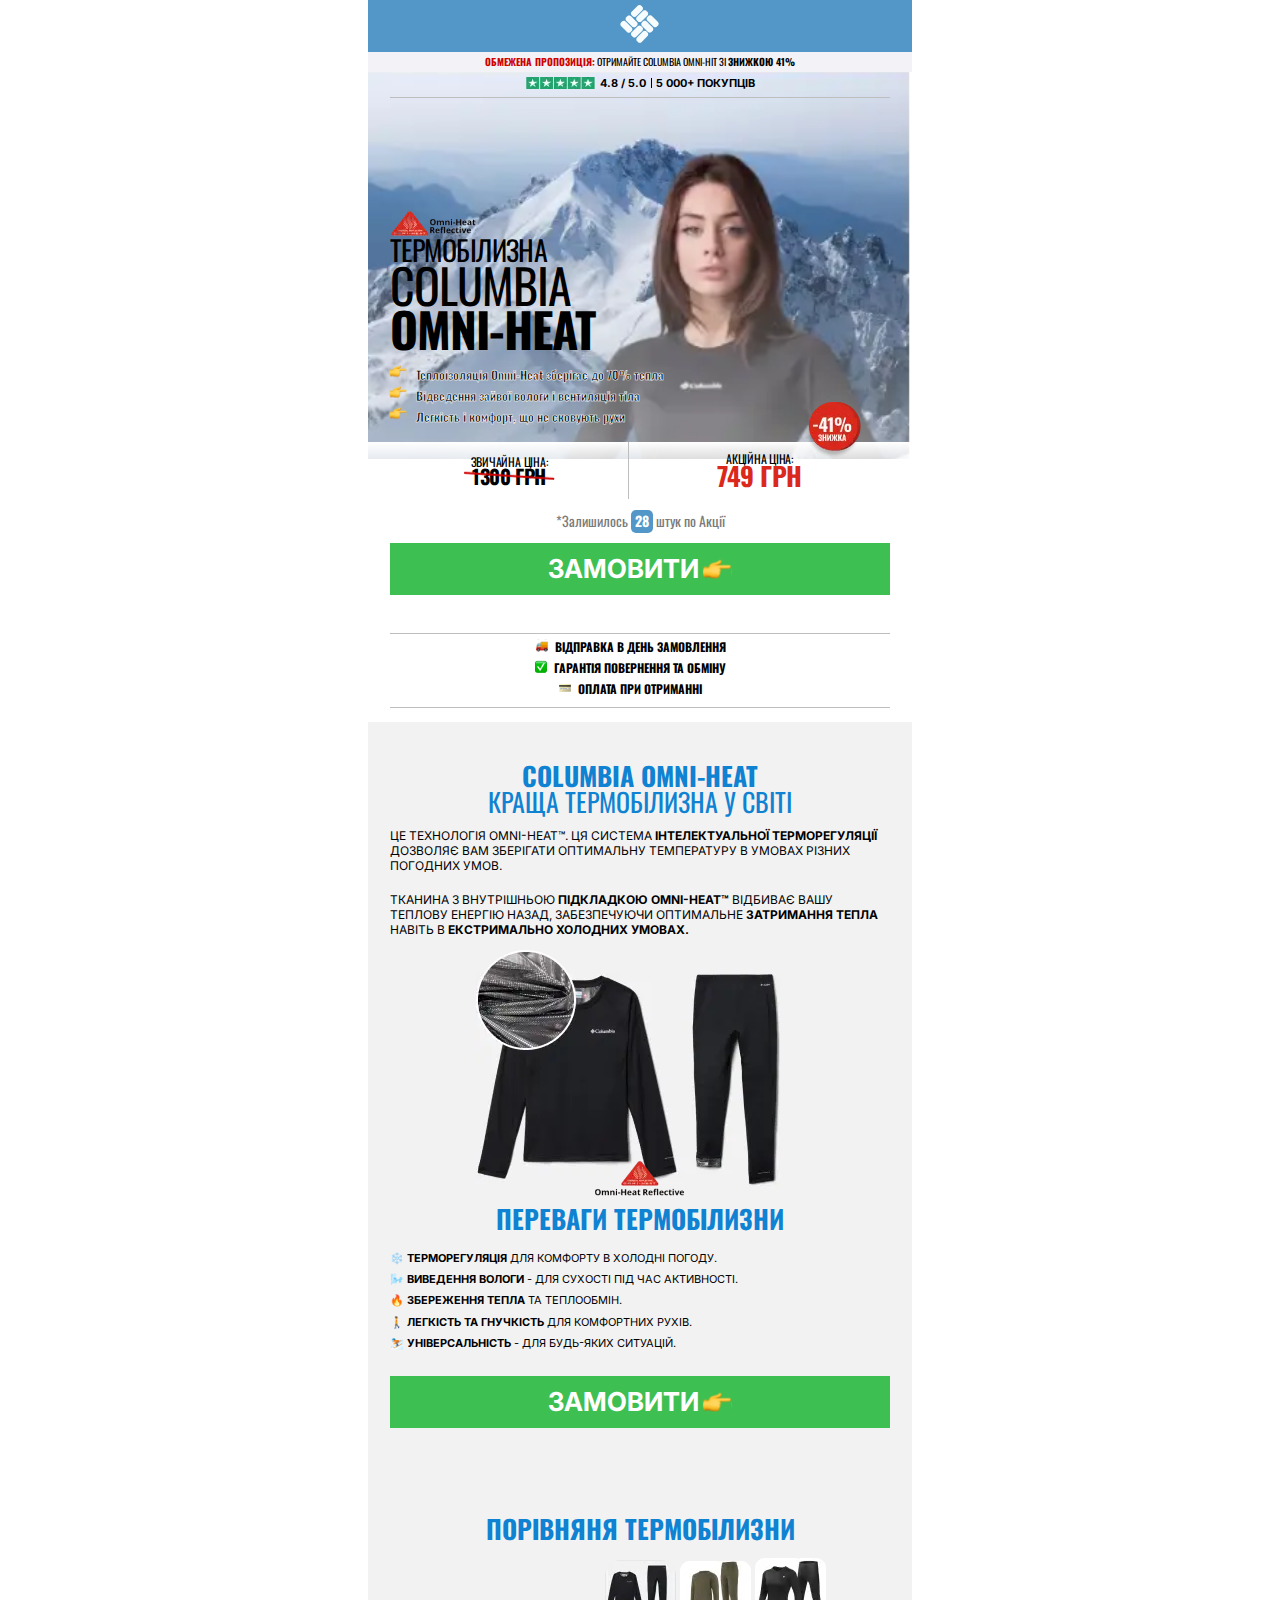
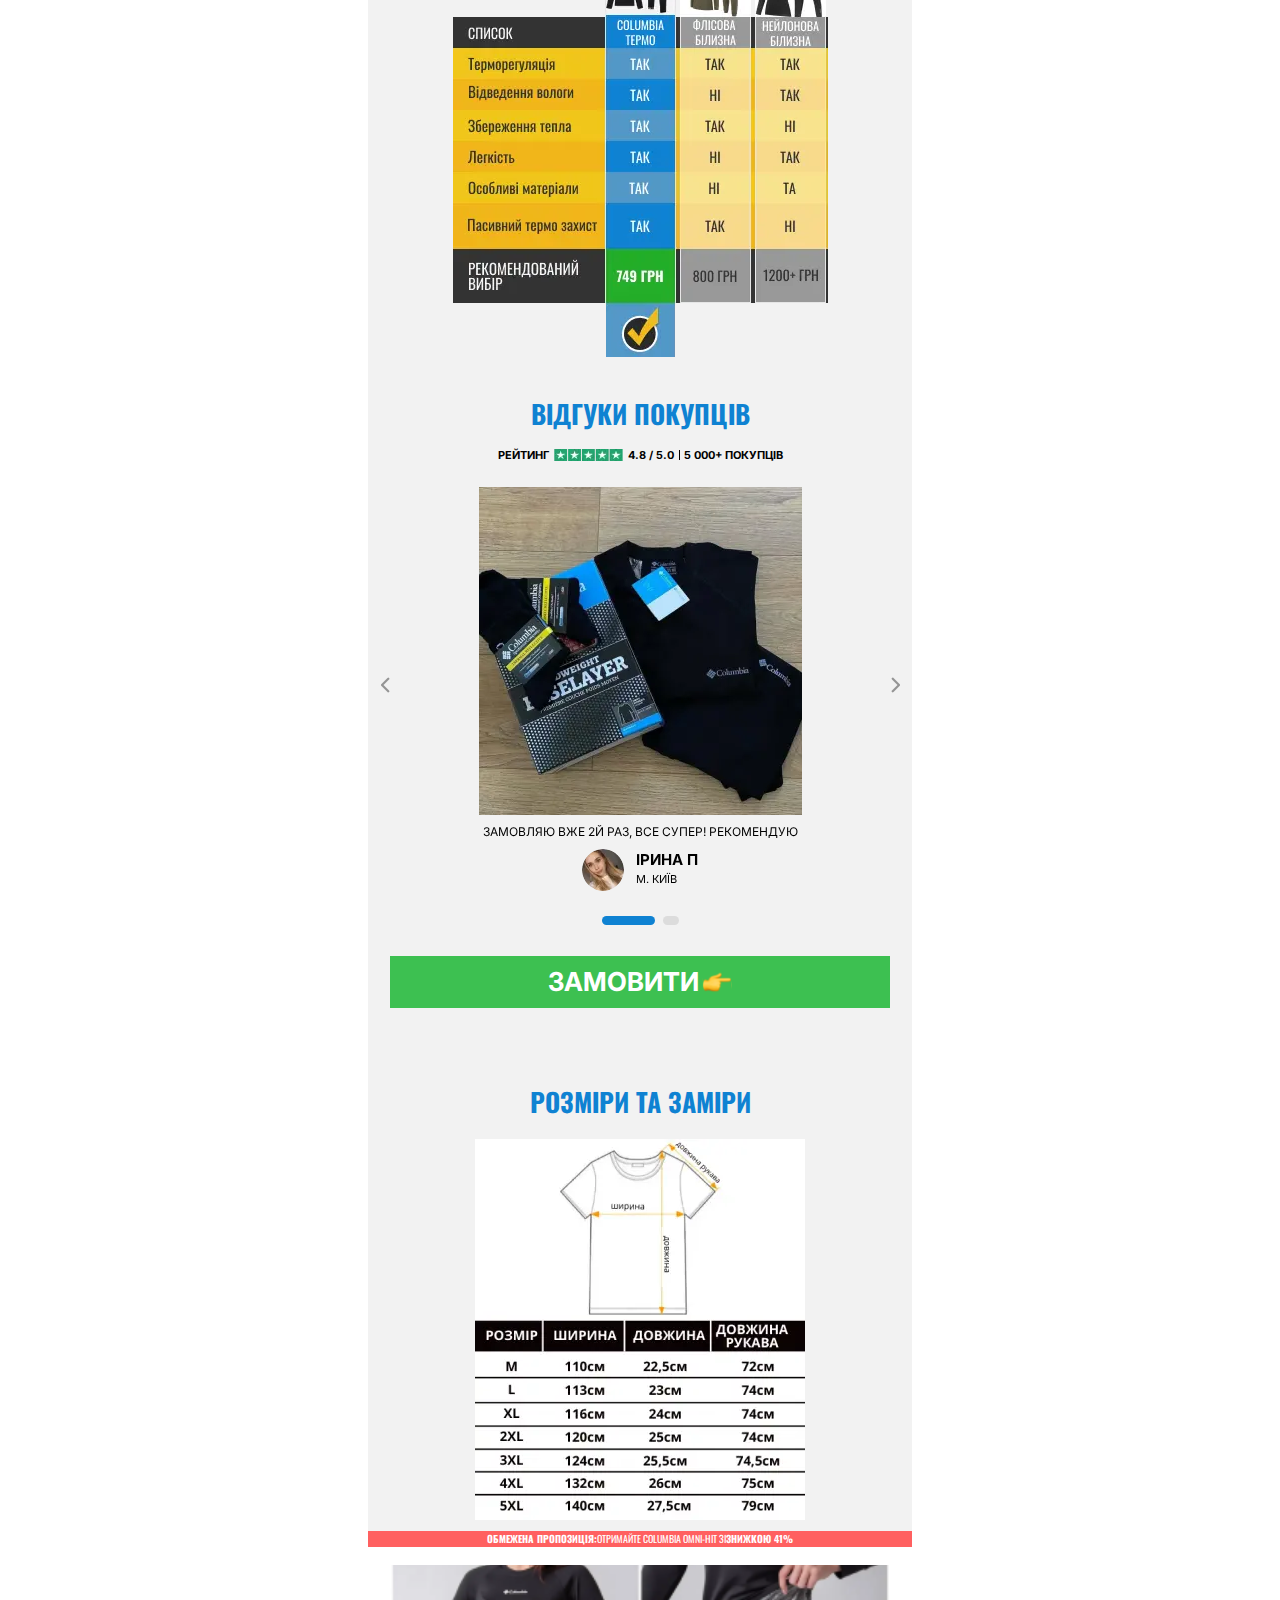
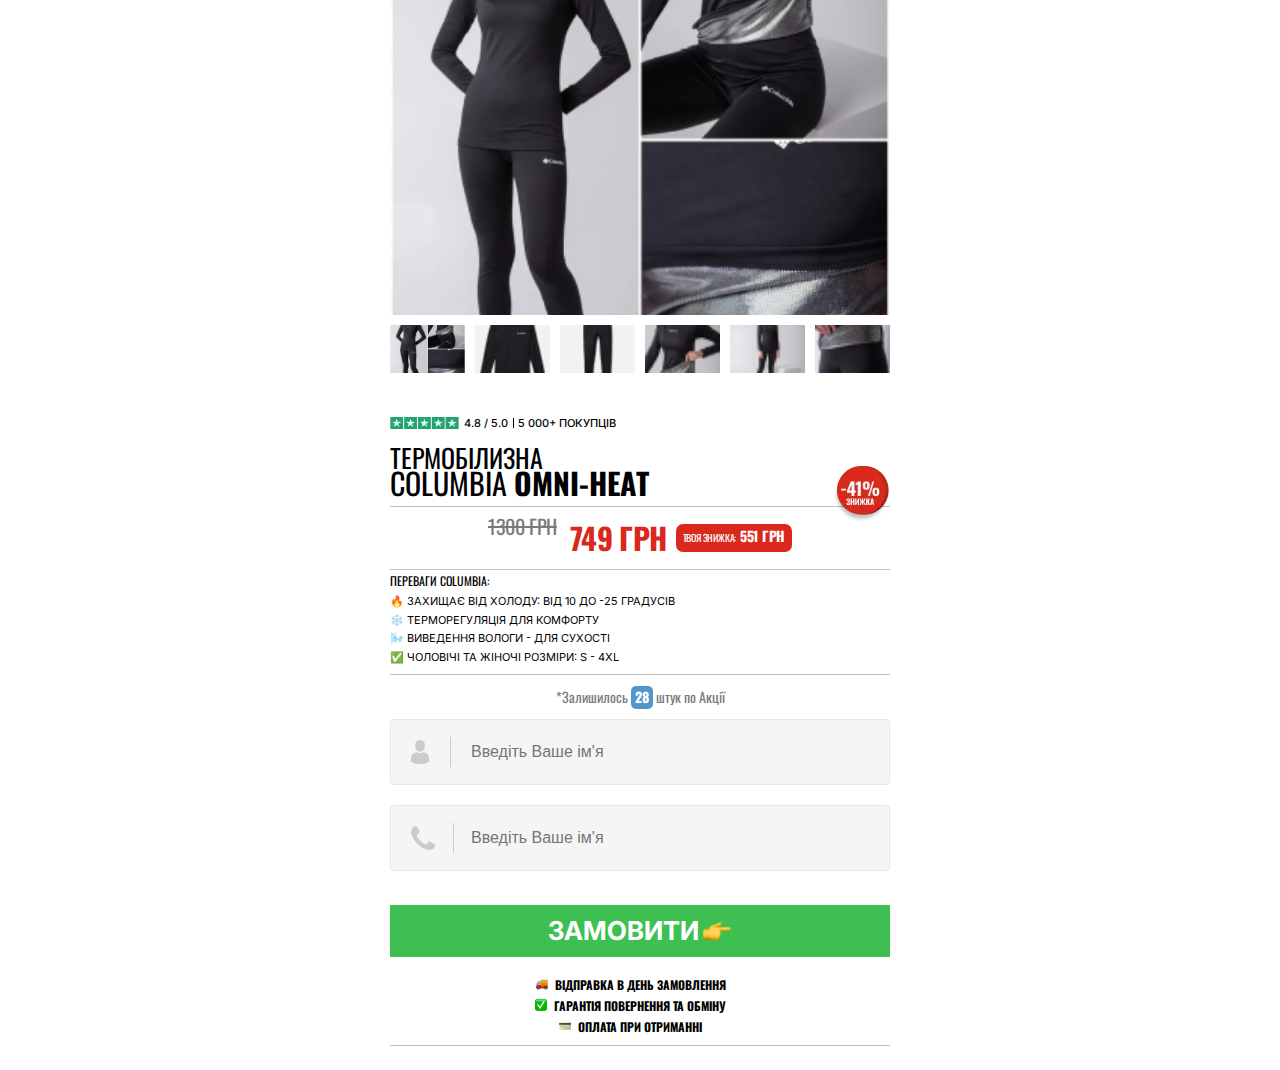
<file: 02-omni.html>
<!doctype html>
<html lang="en">

<head>
	<title>Головна</title>
	<meta charset="UTF-8">
	<meta name="format-detection" content="telephone=no">
	<!-- <style>body{opacity: 0;}</style> -->
	<link rel="stylesheet" href="css/style.min.css?_v=20230822125818">
	<link rel="shortcut icon" href="favicon.ico">
	<!-- <meta name="robots" content="noindex, nofollow"> -->
	<meta name="viewport" content="width=device-width, initial-scale=1.0">
</head>

<body>
	<div class="wrapper">
		<header class="header">
			<div class="header__container">
			</div>
		</header>
		<main class="page">
			<section class="page__visit visit">
				<article class="visit__container">
					<div class="visit__head"><picture><source srcset="img/visit/icon.webp" type="image/webp"><img src="img/visit/icon.png" alt="icon"></picture></div>
					<div class="welcom__propouse">
						<h3 class="welcom__propouse-text">
							<span class="red">ОБМЕЖЕНА ПРОПОЗИЦІЯ:</span> ОТРИМАЙТЕ
							COLUMBIA OMNI-HIT ЗІ
							<span class="bold">ЗНИЖКОЮ 41%</span>
						</h3>
					</div>

					<div class="visit__content">
						<div class="welcom__rating">
							<picture><source srcset="img/welcom/rating.webp" type="image/webp"><img src="img/welcom/rating.png" alt="rating" /></picture> 4.8 /
							5.0 <span class="customers">5 000+ ПОКУПЦІВ</span>
						</div>
						<div class="visit__logo"><picture><source srcset="img/visit/logo.webp" type="image/webp"><img src="img/visit/logo.png" alt="logo"></picture></div>
						<h3 class="visit__title-termo">ТЕРМОБІЛИЗНА</h3>
						<h2 class="visit__tiitle-product">СOLUMBIA <br><span class="bold"> OMNI-HEAT</span></h2>

						<ul class="visit__benefits">
							<li>Теплоізоляція Omni-Heat зберігає до 70% тепла</li>
							<li>Відведення зайвої вологи і вентиляція тіла</li>
							<li>Легкість і комфорт, що не сковують рухи</li>
						</ul>

						<div class="visit__prices">
							<div class="visit__old">
								<div class="visit__price-old-label">ЗВИЧАЙНА ЦІНА:</div>
								<div class="visit__price-old-price">1300 грн</div>
							</div>
							<div class="visit__new">
								<div class="visit__price-new-label">АКЦІЙНА ЦІНА:</div>
								<div class="visit__price-new-price">749 грн</div>
							</div>
							<picture><source srcset="img/visit/visit-sale.webp" type="image/webp"><img src="img/visit/visit-sale.png" alt="sale" class="visit__sale"></picture>
						</div>
					</div>


					<div class="welcom__left">
						*Залишилось <span class="bold">28</span> штук по Акції
					</div>

					<div class="welcom__buy">
						<button class="order">
							ЗАМОВИТИ
							<img src="img/welcom/hand-pointing-icon.svg" alt="pointing-xhand" />
						</button>
					</div>

					<ul class="welcom__benefits">
						<li class="welcom__benefit">
							ВІДПРАВКА В ДЕНЬ ЗАМОВЛЕННЯ
						</li>
						<li class="welcom__benefit">
							ГАРАНТІЯ ПОВЕРНЕННЯ ТА ОБМІНУ
						</li>
						<li class="welcom__benefit">ОПЛАТА ПРИ ОТРИМАННІ</li>
					</ul>
				</article>
			</section>

			<section class="page__texnolegy texnolegy">
				<article class="texnolegy__container">
					<div class="texnolegy__title">
						<h3>
							<span class="bold">СOLUMBIA OMNI-HEAT</span> <br />
							КРАЩА ТЕРМОБІЛИЗНА У СВІТІ
						</h3>
					</div>
					<div class="texnolegy__text">
						<p>
							це технологія Omni-Heat™. Ця система <span class="bold">інтелектуальної
								терморегуляції</span> дозволяє вам зберігати оптимальну
							температуру в умовах різних погодних умов.
						</p>
						<p>Тканина з
							внутрішньою <span class="bold">підкладкою Omni-Heat™</span> відбиває вашу теплову
							енергію назад, забезпечуючи оптимальне <span class="bold">затримання тепла</span>
							навіть в <span class="bold">ЕКСТРИМАЛЬНО холодних умовах.</span></p>
					</div>

					<div class="texnolegy__images">
						<div class="texnolegy__product-img"><picture><source srcset="img/texnolegis/images-product.webp" type="image/webp"><img src="img/texnolegis/images-product.png" alt="products"></picture></div>
						<div class="texnolegy__logo-img"><picture><source srcset="img/texnolegis/logo-tex.webp" type="image/webp"><img src="img/texnolegis/logo-tex.png" alt="logo"></picture></div>
					</div>

					<div class="texnolegy__benefits-title">ПЕРЕВАГИ ТЕРМОБІЛИЗНИ</div>
					<ul class="texnolegy__benefits">
						<li class="texnolegy__benifit"><span class="bold">❄️ Терморегуляція</span> для комфорту в холодні погоду.</li>
						<li class="texnolegy__benifit"><span class="bold">🌬️ Виведення вологи</span> - для сухості під час активності.</li>
						<li class="texnolegy__benifit"><span class="bold">🔥 Збереження тепла</span> та теплообмін.</li>
						<li class="texnolegy__benifit"><span class="bold">🚶‍️ Легкість та гнучкість</span> для комфортних рухів.</li>
						<li class="texnolegy__benifit"><span class="bold">⛷️ Універсальність</span> - для будь-яких ситуацій.</li>
					</ul>

					<div class="welcom__buy">
						<button class="order">
							ЗАМОВИТИ
							<img src="img/welcom/hand-pointing-icon.svg" alt="pointing-xhand" />
						</button>
					</div>
				</article>
			</section>

			<section class="page__compare compare">
				<article class="compare__container">
					<div class="compare__title">ПОРІВНЯНЯ ТЕРМОБІЛИЗНИ</div>
					<div class="compare__table-of-compare">
						<picture><source srcset="img/texnolegis/table.webp" type="image/webp"><img src="img/texnolegis/table.png" alt="table"></picture>
					</div>
				</article>
			</section>


			<section class="page__rewiews rewiews">
				<article class="rewiews__container">
					<div class="rewiews__title">ВІДГУКИ ПОКУПЦІВ </div>

					<div class="welcom__rating">
						РЕЙТИНГ
						<picture><source srcset="img/welcom/rating.webp" type="image/webp"><img src="img/welcom/rating.png" alt="rating" /></picture> 4.8 / 5.0
						<span class="customers">5 000+ ПОКУПЦІВ</span>
					</div>

					<!-- Оболонка слайдера -->
					<div class="rewiews__slider swiper">
						<!-- Частина слайдера, що рухається -->
						<div class="rewiews__wrapper swiper-wrapper">
							<!-- Слайд -->
							<div class="rewiews__slide swiper-slide">
								<picture><source srcset="img/texnolegis/product.webp" type="image/webp"><img class="slide-product" src="img/texnolegis/product.png" alt="product"></picture>
								<div class="rewiews__text">ЗАМОВЛЯЮ ВЖЕ 2й раз, все супер! РЕкомендую</div>
								<div class="rewiews__author">
									<picture><source srcset="img/texnolegis/author.webp" type="image/webp"><img src="img/texnolegis/author.png" alt="author"></picture>
									<div class="rewiews__author-info">
										<div class="rewiews__name">ІРИНА П</div>
										<div class="rewiews__place">М. КИЇВ</div>
									</div>
								</div>
							</div>
							<div class="rewiews__slide swiper-slide">
								<picture><source srcset="img/texnolegis/product.webp" type="image/webp"><img class="slide-product" src="img/texnolegis/product.png" alt="product"></picture>
								<div class="rewiews__text">ЗАМОВЛЯЮ ВЖЕ 2й раз, все супер! РЕкомендую</div>
								<div class="rewiews__author">
									<picture><source srcset="img/texnolegis/author.webp" type="image/webp"><img src="img/texnolegis/author.png" alt="author"></picture>
									<div class="rewiews__author-info">
										<div class="rewiews__name">ІРИНА П</div>
										<div class="rewiews__place">М. КИЇВ</div>
									</div>
								</div>
							</div>
						</div>
						<!-- Якщо потрібна пагінація -->
						<div class="swiper-pagination"></div>
						<!-- Якщо потрібна навігація (ліворуч/праворуч) -->
						<button type="button" class="swiper-button-prev"></button>
						<button type="button" class="swiper-button-next"></button>
					</div>

					<div class="welcom__buy">
						<button class="order">
							ЗАМОВИТИ
							<img src="img/welcom/hand-pointing-icon.svg" alt="pointing-xhand" />
						</button>
					</div>
				</article>
			</section>

			<section class="page__size size">
				<article class="size__container">
					<div class="size__title">РОЗМІРИ ТА ЗАМІРИ</div>
					<div class="size__img"><picture><source srcset="img/texnolegis/size.webp" type="image/webp"><img src="img/texnolegis/size.png" alt="sizes"></picture></div>
					<div class="size__propouse"><span class="bold">ОБМЕЖЕНА ПРОПОЗИЦІЯ:</span> ОТРИМАЙТЕ COLUMBIA OMNI-HIT ЗІ <span class="bold">ЗНИЖКОЮ 41%</span> </div>
				</article>
			</section>

			<section class="page__swiper swiper">
				<div class="swiper__container">
					<div class="swiper-container gallery-top-2">
						<div class="swiper-wrapper">
							<div class="swiper-slide" style="
                              background-image: url(&quot;img/swiper/sw-1.png&quot;);
                           "></div>
							<div class="swiper-slide" style="background-image: url(img/swiper/sw-2.png)"></div>
							<div class="swiper-slide" style="background-image: url(img/swiper/sw-3.png)"></div>
							<div class="swiper-slide" style="background-image: url(img/swiper/sw-4.png)"></div>
							<div class="swiper-slide" style="background-image: url(img/swiper/sw-5.png)"></div>
							<div class="swiper-slide" style="background-image: url(img/swiper/sw-6.png)"></div>
						</div>

					</div>
					<div class="swiper-container gallery-thumbs-2 ">
						<div class="swiper-wrapper">
							<div class="swiper-slide" style="
                              background-image: url(&quot;img/swiper/sw-1.png&quot;);
                           "></div>
							<div class="swiper-slide" style="background-image: url(img/swiper/sw-2.png)"></div>
							<div class="swiper-slide" style="background-image: url(img/swiper/sw-3.png)"></div>
							<div class="swiper-slide" style="background-image: url(img/swiper/sw-4.png)"></div>
							<div class="swiper-slide" style="background-image: url(img/swiper/sw-5.png)"></div>
							<div class="swiper-slide" style="background-image: url(img/swiper/sw-6.png)"></div>
						</div>
					</div>
				</div>
			</section>

			<section class="page__purchase purchase">
				<article class="purchase__container">
					<div class="welcom__rating">
						<picture><source srcset="img/welcom/rating.webp" type="image/webp"><img src="img/welcom/rating.png" alt="rating" /></picture> 4.8 /
						5.0 <span class="customers">5 000+ ПОКУПЦІВ</span>
					</div>

					<div class="purchase__title">
						<h3>ТЕРМОБІЛИЗНА</h3>
						<h2>СOLUMBIA <span class="bold">OMNI-HEAT </span></h2>
						<picture><source srcset="img/purchase/sale.webp" type="image/webp"><img class="purchase__sale" src="img/purchase/sale.png" alt="sale"></picture>
					</div>

					<div class="welcom__price">
						<div class="welcom__price_old">1300 грн</div>
						<div class="welcom__price_new">749 грн</div>
						<div class="welcom__price_profit">
							ТВОЯ ЗНИЖКА:<span class="bold"> 551 ГРН </span>
						</div>
					</div>

					<div class="purchase__benefits-cnt">
						<h3 class="purchase__benefits-title">ПЕРЕВАГИ COLUMBIA:</h3>
						<ul class="purchase_benefits">
							<li class="purchase_benefit">
								🔥 Захищає від холоду: від 10 до -25 ГРАДУСІВ
							</li>
							<li class="purchase_benefit">
								❄️ Терморегуляція для комфорту
							</li>
							<li class="purchase_benefit"> 🌬️ Виведення вологи - для сухості </li>
							<li class="purchase_benefit"> ✅ Чоловічі та жіночі розміри: S - 4XL </li>
						</ul>
					</div>

					<div class="welcom__left">
						*Залишилось <span class="bold">28</span> штук по Акції
					</div>

					<form class="purchase__form">
						<input class="purchase__name" type="text" placeholder="Введіть Ваше ім'я">
						<input class="purchase__phone" type="tel" placeholder="Введіть Ваше ім'я">
					</form>

					<div class="welcom__buy">
						<button class="order">
							ЗАМОВИТИ
							<img src="img/welcom/hand-pointing-icon.svg" alt="pointing-xhand" />
						</button>
					</div>

					<ul class="welcom__benefits">
						<li class="welcom__benefit">
							ВІДПРАВКА В ДЕНЬ ЗАМОВЛЕННЯ
						</li>
						<li class="welcom__benefit">
							ГАРАНТІЯ ПОВЕРНЕННЯ ТА ОБМІНУ
						</li>
						<li class="welcom__benefit">ОПЛАТА ПРИ ОТРИМАННІ</li>
					</ul>
				</article>
			</section>
		</main>
		<footer class="footer">
			<div class="footer__container">
			</div>
		</footer>
	</div>
	<script src="https://unpkg.com/swiper/swiper-bundle.min.js?_v=20230822125818"></script>
	<script src="js/app.min.js?_v=20230822125818"></script>

</body>

</html>
</file>
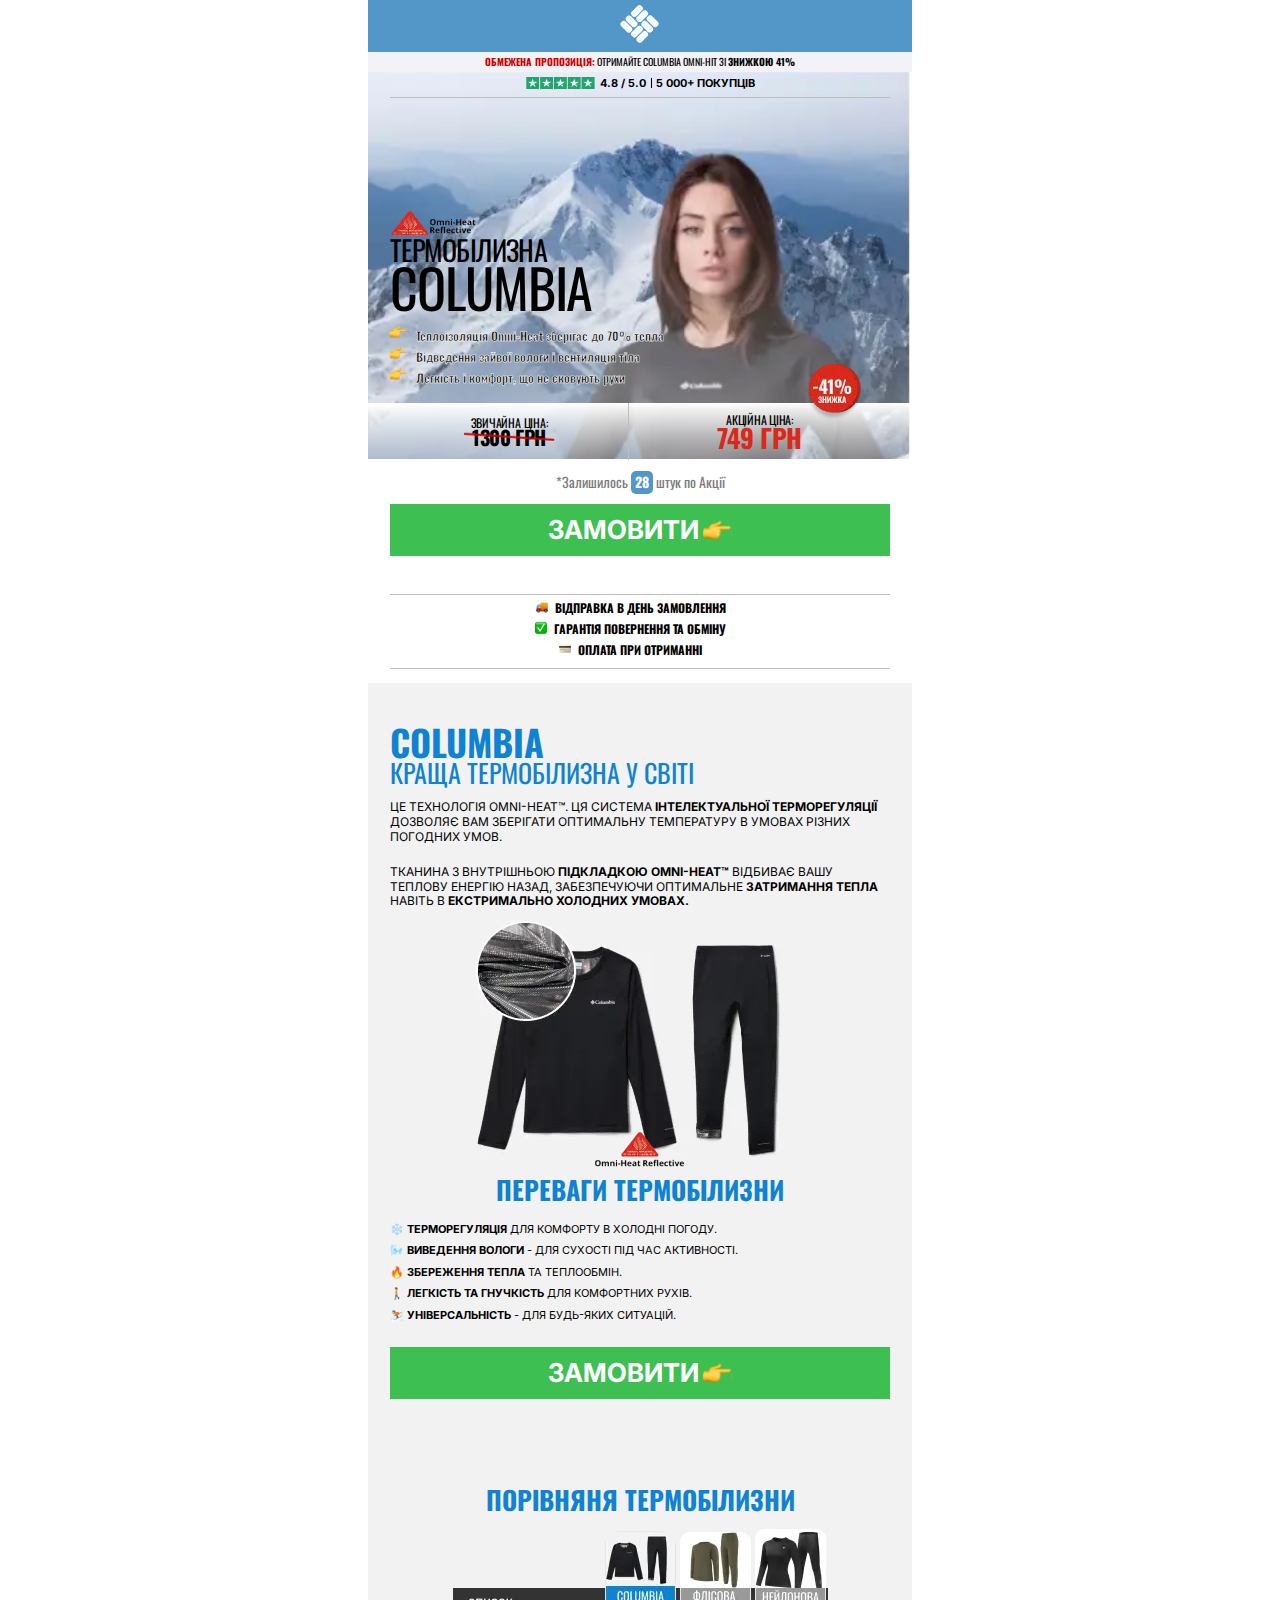
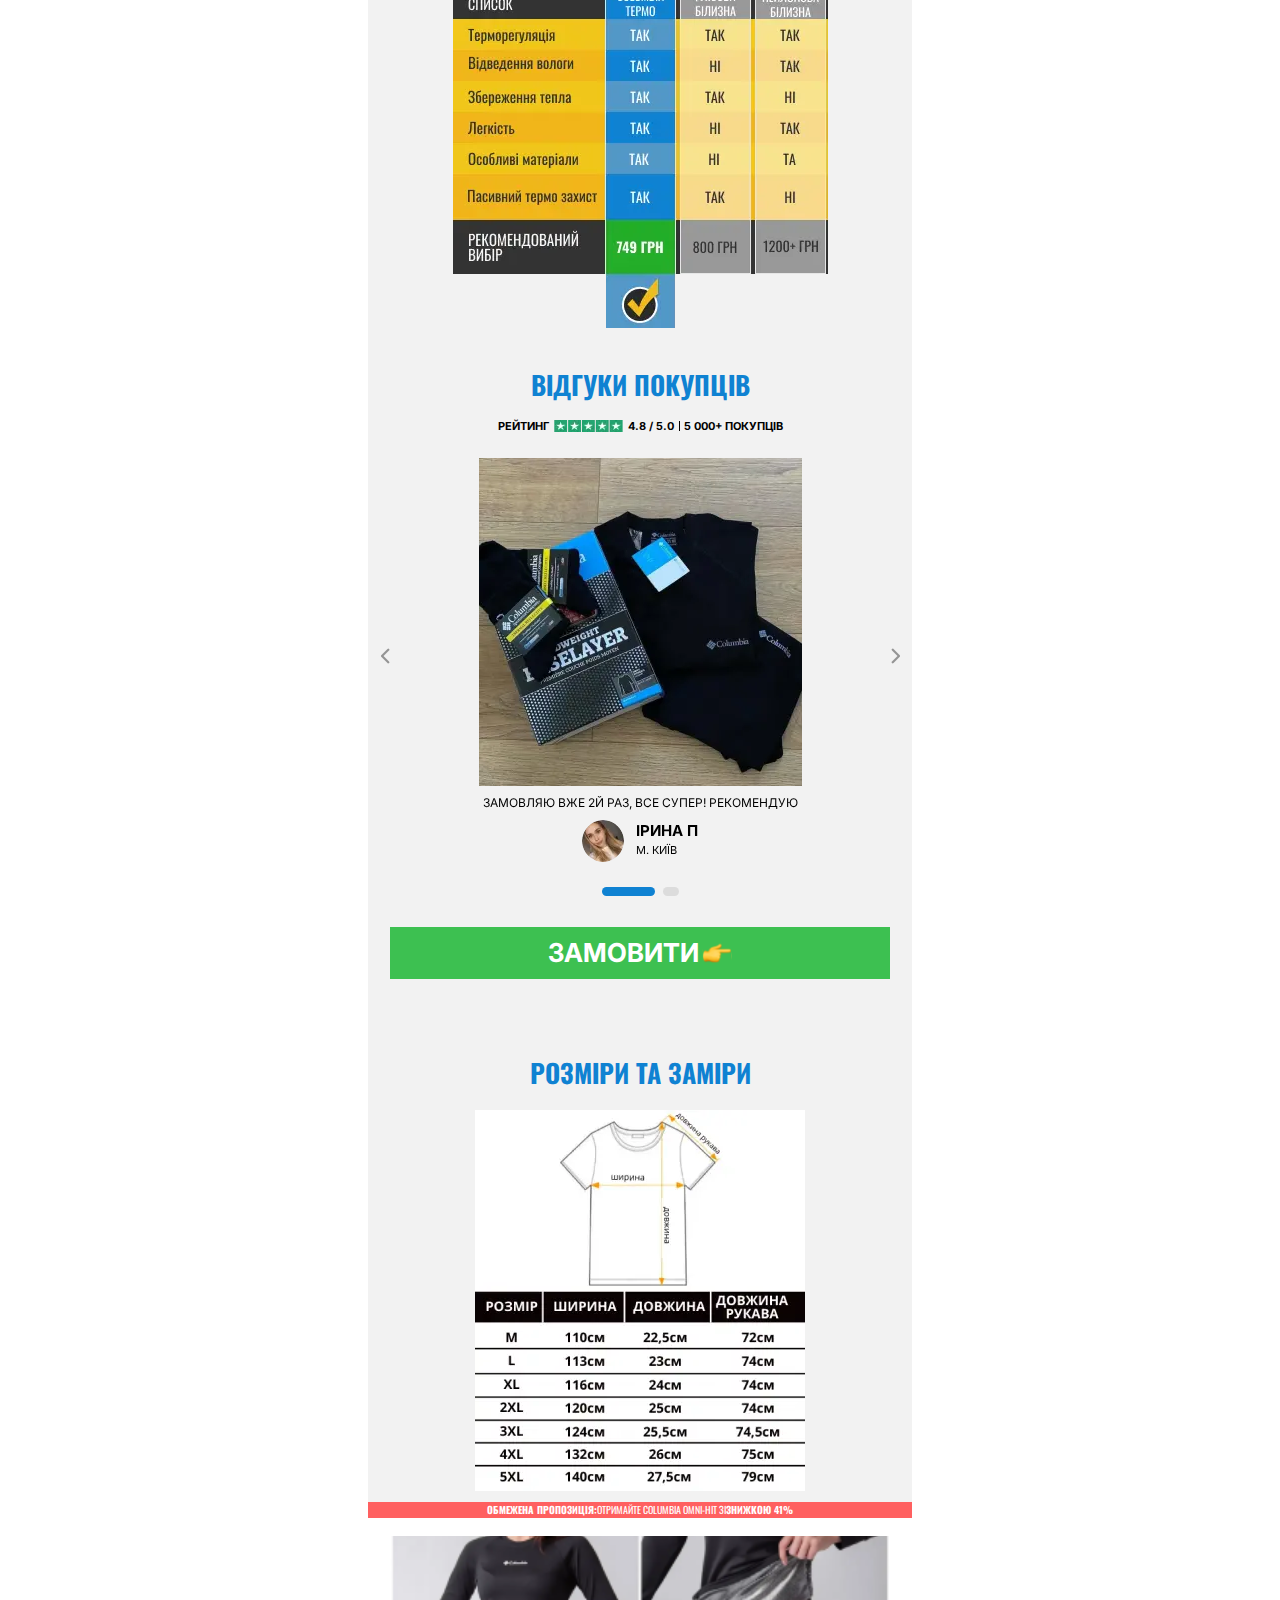
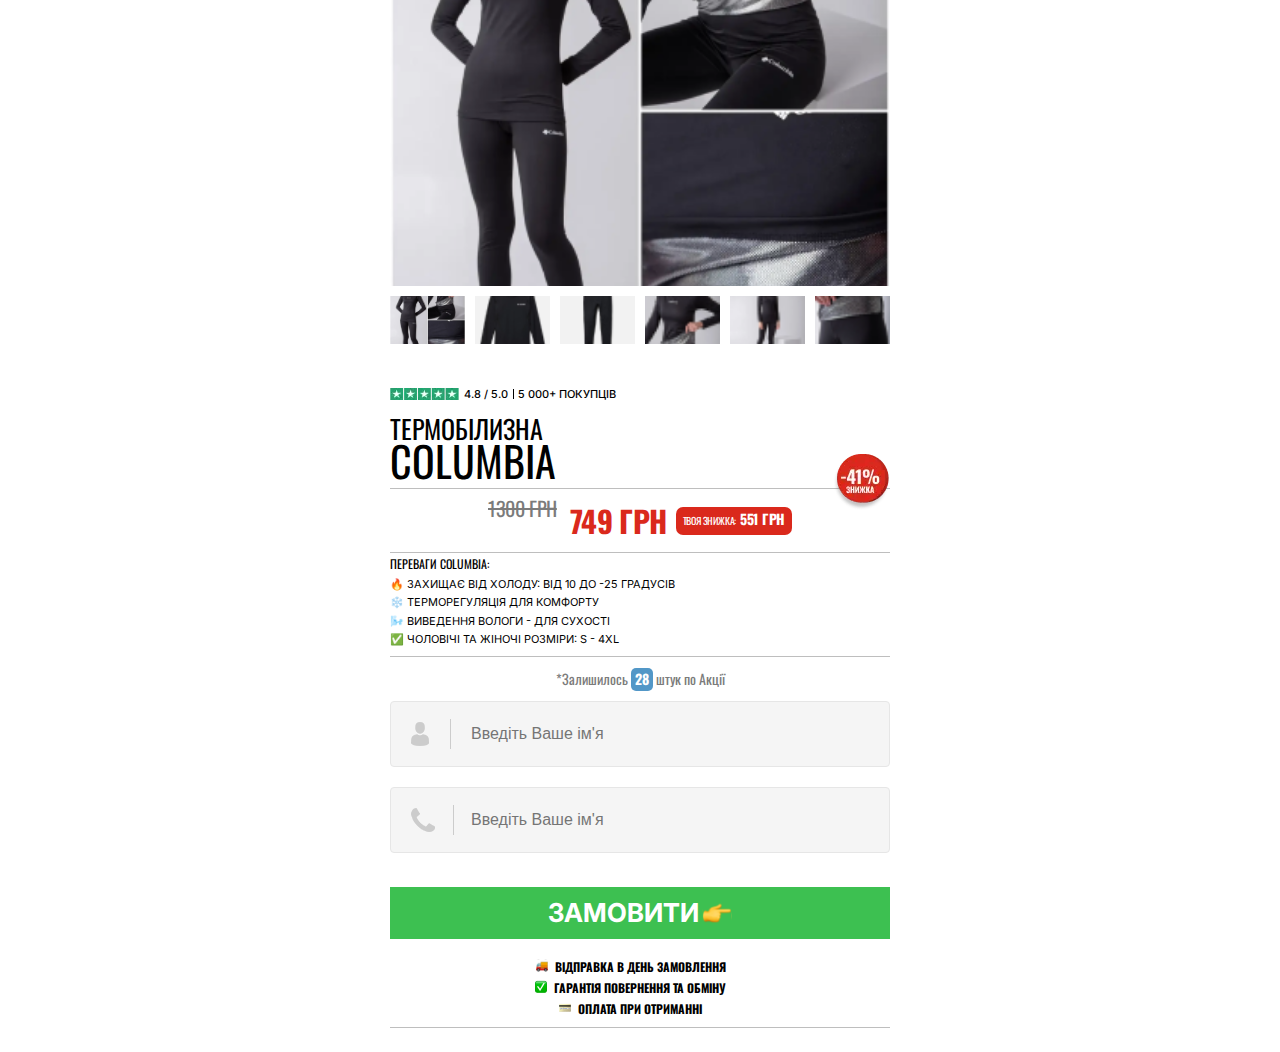
<file: 02-tactick.html>
<!doctype html>
<html lang="en">

<head>
	<title>Головна</title>
	<meta charset="UTF-8">
	<meta name="format-detection" content="telephone=no">
	<!-- <style>body{opacity: 0;}</style> -->
	<link rel="stylesheet" href="css/style.min.css?_v=20230822125818">
	<link rel="shortcut icon" href="favicon.ico">
	<!-- <meta name="robots" content="noindex, nofollow"> -->
	<meta name="viewport" content="width=device-width, initial-scale=1.0">
</head>

<body>
	<div class="wrapper">
		<header class="header">
			<div class="header__container">
			</div>
		</header>
		<main class="page">
			<section class="page__visit visit">
				<article class="visit__container">
					<div class="visit__head"><picture><source srcset="img/visit/icon.webp" type="image/webp"><img src="img/visit/icon.png" alt="icon"></picture></div>
					<div class="welcom__propouse">
						<h3 class="welcom__propouse-text">
							<span class="red">ОБМЕЖЕНА ПРОПОЗИЦІЯ:</span> ОТРИМАЙТЕ
							COLUMBIA OMNI-HIT ЗІ
							<span class="bold">ЗНИЖКОЮ 41%</span>
						</h3>
					</div>

					<div class="visit__content flis">
						<div class="welcom__rating">
							<picture><source srcset="img/welcom/rating.webp" type="image/webp"><img src="img/welcom/rating.png" alt="rating" /></picture> 4.8 /
							5.0 <span class="customers">5 000+ ПОКУПЦІВ</span>
						</div>
						<div class="visit__logo"><picture><source srcset="img/visit/logo.webp" type="image/webp"><img src="img/visit/logo.png" alt="logo"></picture></div>
						<h3 class="visit__title-termo">ТЕРМОБІЛИЗНА</h3>
						<h2 class="visit__tiitle-product">СOLUMBIA </h2>

						<ul class="visit__benefits">
							<li>Теплоізоляція Omni-Heat зберігає до 70% тепла</li>
							<li>Відведення зайвої вологи і вентиляція тіла</li>
							<li>Легкість і комфорт, що не сковують рухи</li>
						</ul>

						<div class="visit__prices">
							<div class="visit__old">
								<div class="visit__price-old-label">ЗВИЧАЙНА ЦІНА:</div>
								<div class="visit__price-old-price">1300 грн</div>
							</div>
							<div class="visit__new">
								<div class="visit__price-new-label">АКЦІЙНА ЦІНА:</div>
								<div class="visit__price-new-price">749 грн</div>
							</div>
							<picture><source srcset="img/visit/visit-sale.webp" type="image/webp"><img src="img/visit/visit-sale.png" alt="sale" class="visit__sale"></picture>
						</div>
					</div>


					<div class="welcom__left">
						*Залишилось <span class="bold">28</span> штук по Акції
					</div>

					<div class="welcom__buy">
						<button class="order">
							ЗАМОВИТИ
							<img src="img/welcom/hand-pointing-icon.svg" alt="pointing-xhand" />
						</button>
					</div>

					<ul class="welcom__benefits">
						<li class="welcom__benefit">
							ВІДПРАВКА В ДЕНЬ ЗАМОВЛЕННЯ
						</li>
						<li class="welcom__benefit">
							ГАРАНТІЯ ПОВЕРНЕННЯ ТА ОБМІНУ
						</li>
						<li class="welcom__benefit">ОПЛАТА ПРИ ОТРИМАННІ</li>
					</ul>
				</article>
			</section>

			<section class="page__texnolegy texnolegy flis">
				<article class="texnolegy__container">
					<div class="texnolegy__title">
						<h3>
							<span class="bold">СOLUMBIA</span> <br />
							КРАЩА ТЕРМОБІЛИЗНА У СВІТІ
						</h3>
					</div>
					<div class="texnolegy__text">
						<p>
							це технологія Omni-Heat™. Ця система <span class="bold">інтелектуальної
								терморегуляції</span> дозволяє вам зберігати оптимальну
							температуру в умовах різних погодних умов.
						</p>
						<p>Тканина з
							внутрішньою <span class="bold">підкладкою Omni-Heat™</span> відбиває вашу теплову
							енергію назад, забезпечуючи оптимальне <span class="bold">затримання тепла</span>
							навіть в <span class="bold">ЕКСТРИМАЛЬНО холодних умовах.</span></p>
					</div>

					<div class="texnolegy__images">
						<div class="texnolegy__product-img"><picture><source srcset="img/texnolegis/images-product.webp" type="image/webp"><img src="img/texnolegis/images-product.png" alt="products"></picture></div>
						<div class="texnolegy__logo-img"><picture><source srcset="img/texnolegis/logo-tex.webp" type="image/webp"><img src="img/texnolegis/logo-tex.png" alt="logo"></picture></div>
					</div>

					<div class="texnolegy__benefits-title">ПЕРЕВАГИ ТЕРМОБІЛИЗНИ</div>
					<ul class="texnolegy__benefits">
						<li class="texnolegy__benifit"><span class="bold">❄️ Терморегуляція</span> для комфорту в холодні погоду.</li>
						<li class="texnolegy__benifit"><span class="bold">🌬️ Виведення вологи</span> - для сухості під час активності.</li>
						<li class="texnolegy__benifit"><span class="bold">🔥 Збереження тепла</span> та теплообмін.</li>
						<li class="texnolegy__benifit"><span class="bold">🚶‍️ Легкість та гнучкість</span> для комфортних рухів.</li>
						<li class="texnolegy__benifit"><span class="bold">⛷️ Універсальність</span> - для будь-яких ситуацій.</li>
					</ul>

					<div class="welcom__buy">
						<button class="order">
							ЗАМОВИТИ
							<img src="img/welcom/hand-pointing-icon.svg" alt="pointing-xhand" />
						</button>
					</div>
				</article>
			</section>

			<section class="page__compare compare">
				<article class="compare__container">
					<div class="compare__title">ПОРІВНЯНЯ ТЕРМОБІЛИЗНИ</div>
					<div class="compare__table-of-compare">
						<picture><source srcset="img/texnolegis/table.webp" type="image/webp"><img src="img/texnolegis/table.png" alt="table"></picture>
					</div>
				</article>
			</section>


			<section class="page__rewiews rewiews">
				<article class="rewiews__container">
					<div class="rewiews__title">ВІДГУКИ ПОКУПЦІВ </div>

					<div class="welcom__rating">
						РЕЙТИНГ
						<picture><source srcset="img/welcom/rating.webp" type="image/webp"><img src="img/welcom/rating.png" alt="rating" /></picture> 4.8 / 5.0
						<span class="customers">5 000+ ПОКУПЦІВ</span>
					</div>

					<!-- Оболонка слайдера -->
					<div class="rewiews__slider swiper">
						<!-- Частина слайдера, що рухається -->
						<div class="rewiews__wrapper swiper-wrapper">
							<!-- Слайд -->
							<div class="rewiews__slide swiper-slide">
								<picture><source srcset="img/texnolegis/product.webp" type="image/webp"><img class="slide-product" src="img/texnolegis/product.png" alt="product"></picture>
								<div class="rewiews__text">ЗАМОВЛЯЮ ВЖЕ 2й раз, все супер! РЕкомендую</div>
								<div class="rewiews__author">
									<picture><source srcset="img/texnolegis/author.webp" type="image/webp"><img src="img/texnolegis/author.png" alt="author"></picture>
									<div class="rewiews__author-info">
										<div class="rewiews__name">ІРИНА П</div>
										<div class="rewiews__place">М. КИЇВ</div>
									</div>
								</div>
							</div>
							<div class="rewiews__slide swiper-slide">
								<picture><source srcset="img/texnolegis/product.webp" type="image/webp"><img class="slide-product" src="img/texnolegis/product.png" alt="product"></picture>
								<div class="rewiews__text">ЗАМОВЛЯЮ ВЖЕ 2й раз, все супер! РЕкомендую</div>
								<div class="rewiews__author">
									<picture><source srcset="img/texnolegis/author.webp" type="image/webp"><img src="img/texnolegis/author.png" alt="author"></picture>
									<div class="rewiews__author-info">
										<div class="rewiews__name">ІРИНА П</div>
										<div class="rewiews__place">М. КИЇВ</div>
									</div>
								</div>
							</div>
						</div>
						<!-- Якщо потрібна пагінація -->
						<div class="swiper-pagination"></div>
						<!-- Якщо потрібна навігація (ліворуч/праворуч) -->
						<button type="button" class="swiper-button-prev"></button>
						<button type="button" class="swiper-button-next"></button>
					</div>

					<div class="welcom__buy">
						<button class="order">
							ЗАМОВИТИ
							<img src="img/welcom/hand-pointing-icon.svg" alt="pointing-xhand" />
						</button>
					</div>
				</article>
			</section>

			<section class="page__size size">
				<article class="size__container">
					<div class="size__title">РОЗМІРИ ТА ЗАМІРИ</div>
					<div class="size__img"><picture><source srcset="img/texnolegis/size.webp" type="image/webp"><img src="img/texnolegis/size.png" alt="sizes"></picture></div>
					<div class="size__propouse"><span class="bold">ОБМЕЖЕНА ПРОПОЗИЦІЯ:</span> ОТРИМАЙТЕ COLUMBIA OMNI-HIT ЗІ <span class="bold">ЗНИЖКОЮ 41%</span> </div>
				</article>
			</section>

			<section class="page__swiper swiper">
				<div class="swiper__container">
					<div class="swiper-container gallery-top-2">
						<div class="swiper-wrapper">
							<div class="swiper-slide" style="
                              background-image: url(&quot;img/swiper/sw-1.png&quot;);
                           "></div>
							<div class="swiper-slide" style="background-image: url(img/swiper/sw-2.png)"></div>
							<div class="swiper-slide" style="background-image: url(img/swiper/sw-3.png)"></div>
							<div class="swiper-slide" style="background-image: url(img/swiper/sw-4.png)"></div>
							<div class="swiper-slide" style="background-image: url(img/swiper/sw-5.png)"></div>
							<div class="swiper-slide" style="background-image: url(img/swiper/sw-6.png)"></div>
						</div>
					</div>
					<div class="swiper-container gallery-thumbs-2 ">
						<div class="swiper-wrapper">
							<div class="swiper-slide" style="
                              background-image: url(&quot;img/swiper/sw-1.png&quot;);
                           "></div>
							<div class="swiper-slide" style="background-image: url(img/swiper/sw-2.png)"></div>
							<div class="swiper-slide" style="background-image: url(img/swiper/sw-3.png)"></div>
							<div class="swiper-slide" style="background-image: url(img/swiper/sw-4.png)"></div>
							<div class="swiper-slide" style="background-image: url(img/swiper/sw-5.png)"></div>
							<div class="swiper-slide" style="background-image: url(img/swiper/sw-6.png)"></div>
						</div>
					</div>
				</div>
			</section>

			<section class="page__purchase purchase">
				<article class="purchase__container">
					<div class="welcom__rating">
						<picture><source srcset="img/welcom/rating.webp" type="image/webp"><img src="img/welcom/rating.png" alt="rating" /></picture> 4.8 /
						5.0 <span class="customers">5 000+ ПОКУПЦІВ</span>
					</div>

					<div class="purchase__title flis">
						<h3>ТЕРМОБІЛИЗНА</h3>
						<h2>СOLUMBIA</h2>
						<picture><source srcset="img/purchase/sale.webp" type="image/webp"><img class="purchase__sale" src="img/purchase/sale.png" alt="sale"></picture>
					</div>

					<div class="welcom__price">
						<div class="welcom__price_old">1300 грн</div>
						<div class="welcom__price_new">749 грн</div>
						<div class="welcom__price_profit">
							ТВОЯ ЗНИЖКА:<span class="bold"> 551 ГРН </span>
						</div>
					</div>

					<div class="purchase__benefits-cnt">
						<h3 class="purchase__benefits-title">ПЕРЕВАГИ COLUMBIA:</h3>
						<ul class="purchase_benefits">
							<li class="purchase_benefit">
								🔥 Захищає від холоду: від 10 до -25 ГРАДУСІВ
							</li>
							<li class="purchase_benefit">
								❄️ Терморегуляція для комфорту
							</li>
							<li class="purchase_benefit"> 🌬️ Виведення вологи - для сухості </li>
							<li class="purchase_benefit"> ✅ Чоловічі та жіночі розміри: S - 4XL </li>
						</ul>
					</div>

					<div class="welcom__left">
						*Залишилось <span class="bold">28</span> штук по Акції
					</div>

					<form class="purchase__form">
						<input class="purchase__name" type="text" placeholder="Введіть Ваше ім'я">
						<input class="purchase__phone" type="tel" placeholder="Введіть Ваше ім'я">
					</form>

					<div class="welcom__buy">
						<button class="order">
							ЗАМОВИТИ
							<img src="img/welcom/hand-pointing-icon.svg" alt="pointing-xhand" />
						</button>
					</div>

					<ul class="welcom__benefits">
						<li class="welcom__benefit">
							ВІДПРАВКА В ДЕНЬ ЗАМОВЛЕННЯ
						</li>
						<li class="welcom__benefit">
							ГАРАНТІЯ ПОВЕРНЕННЯ ТА ОБМІНУ
						</li>
						<li class="welcom__benefit">ОПЛАТА ПРИ ОТРИМАННІ</li>
					</ul>
				</article>
			</section>
		</main>
		<footer class="footer">
			<div class="footer__container">
			</div>
		</footer>
	</div>
	<script src="https://unpkg.com/swiper/swiper-bundle.min.js?_v=20230822125818"></script>
	<script src="js/app.min.js?_v=20230822125818"></script>

</body>

</html>
</file>
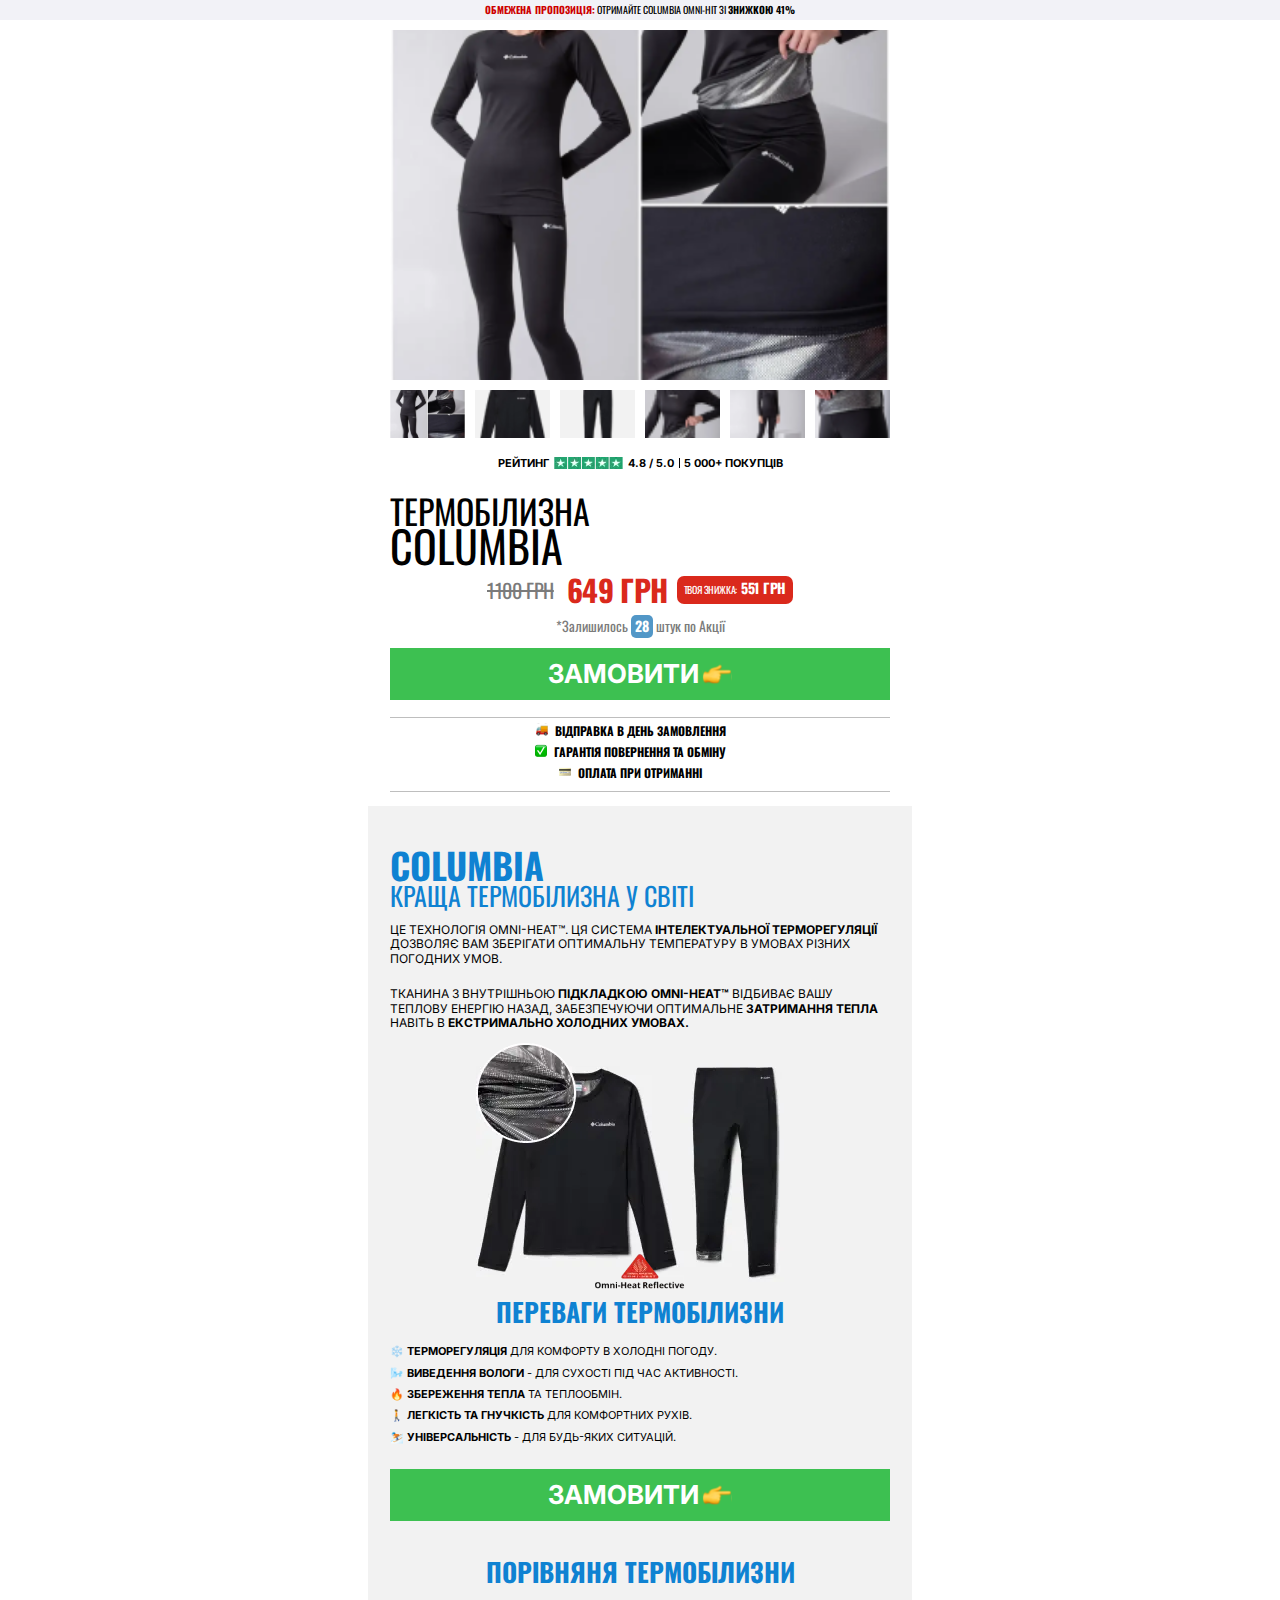
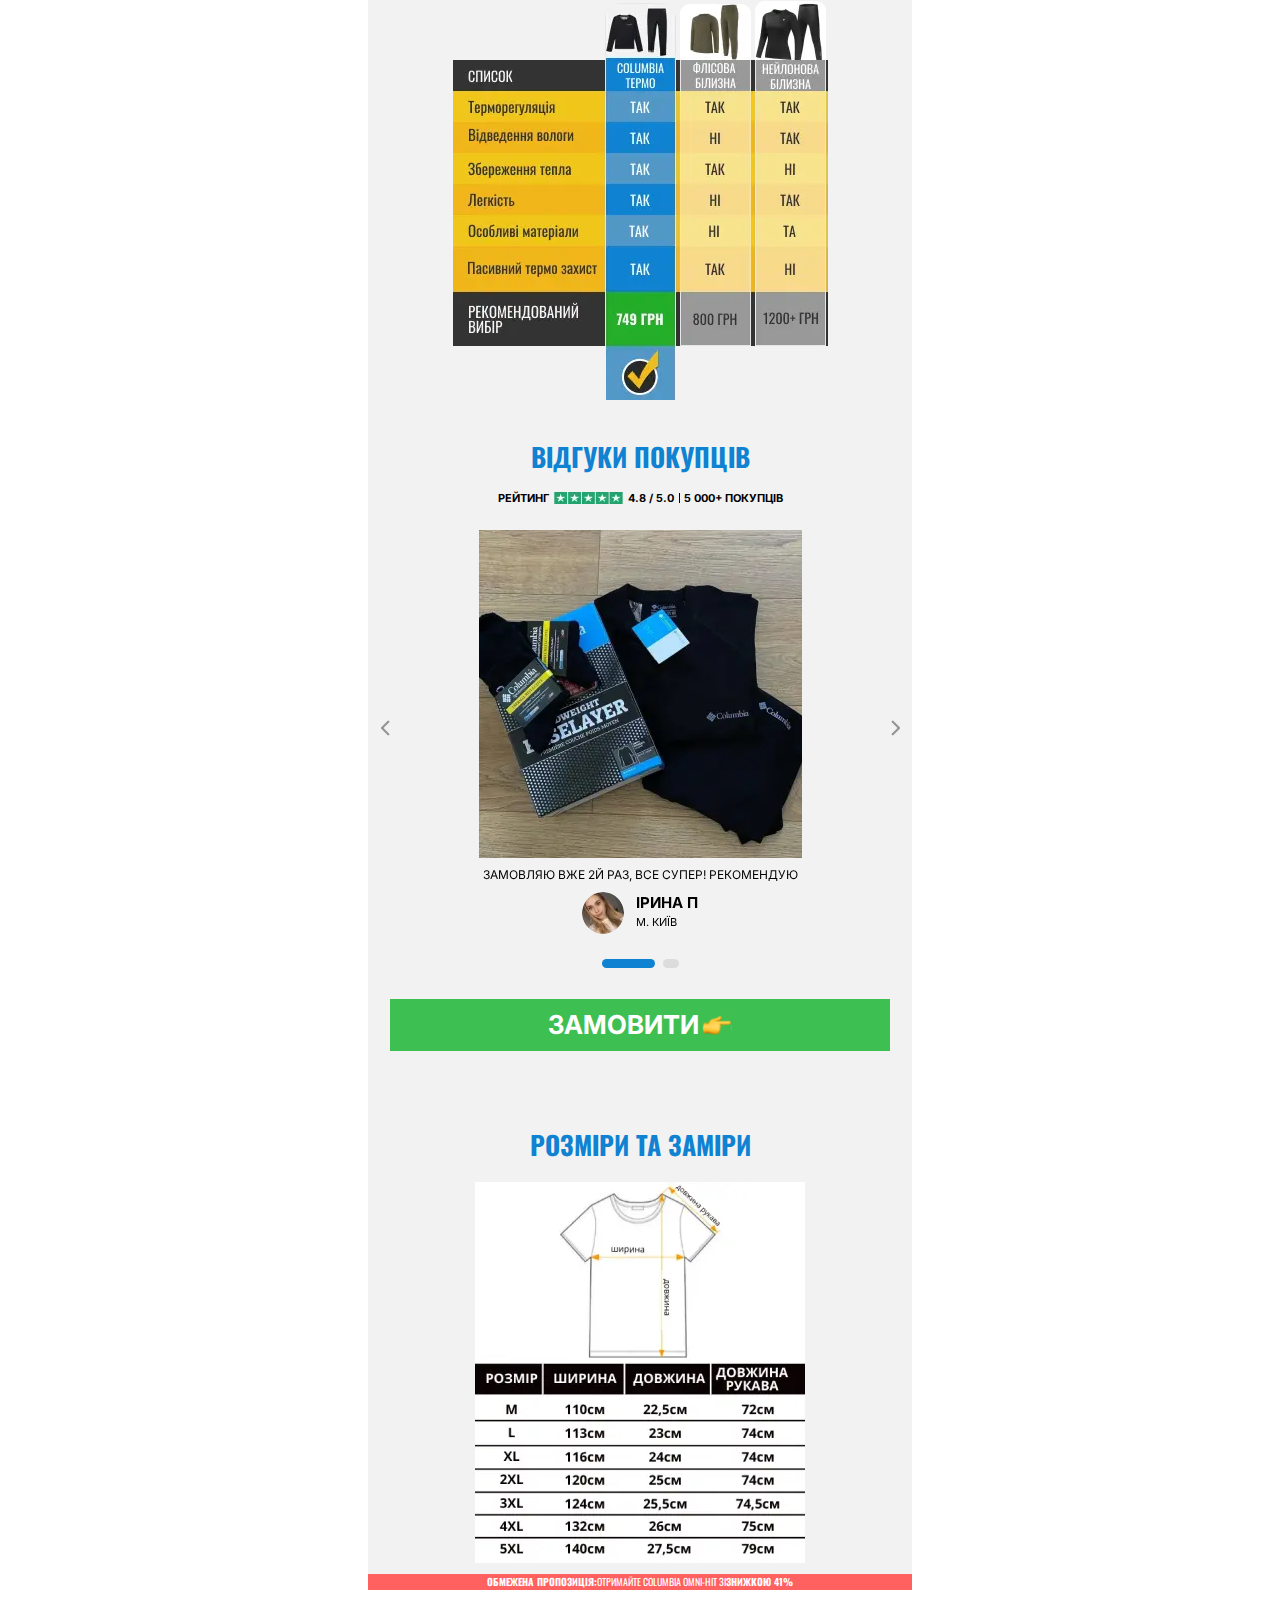
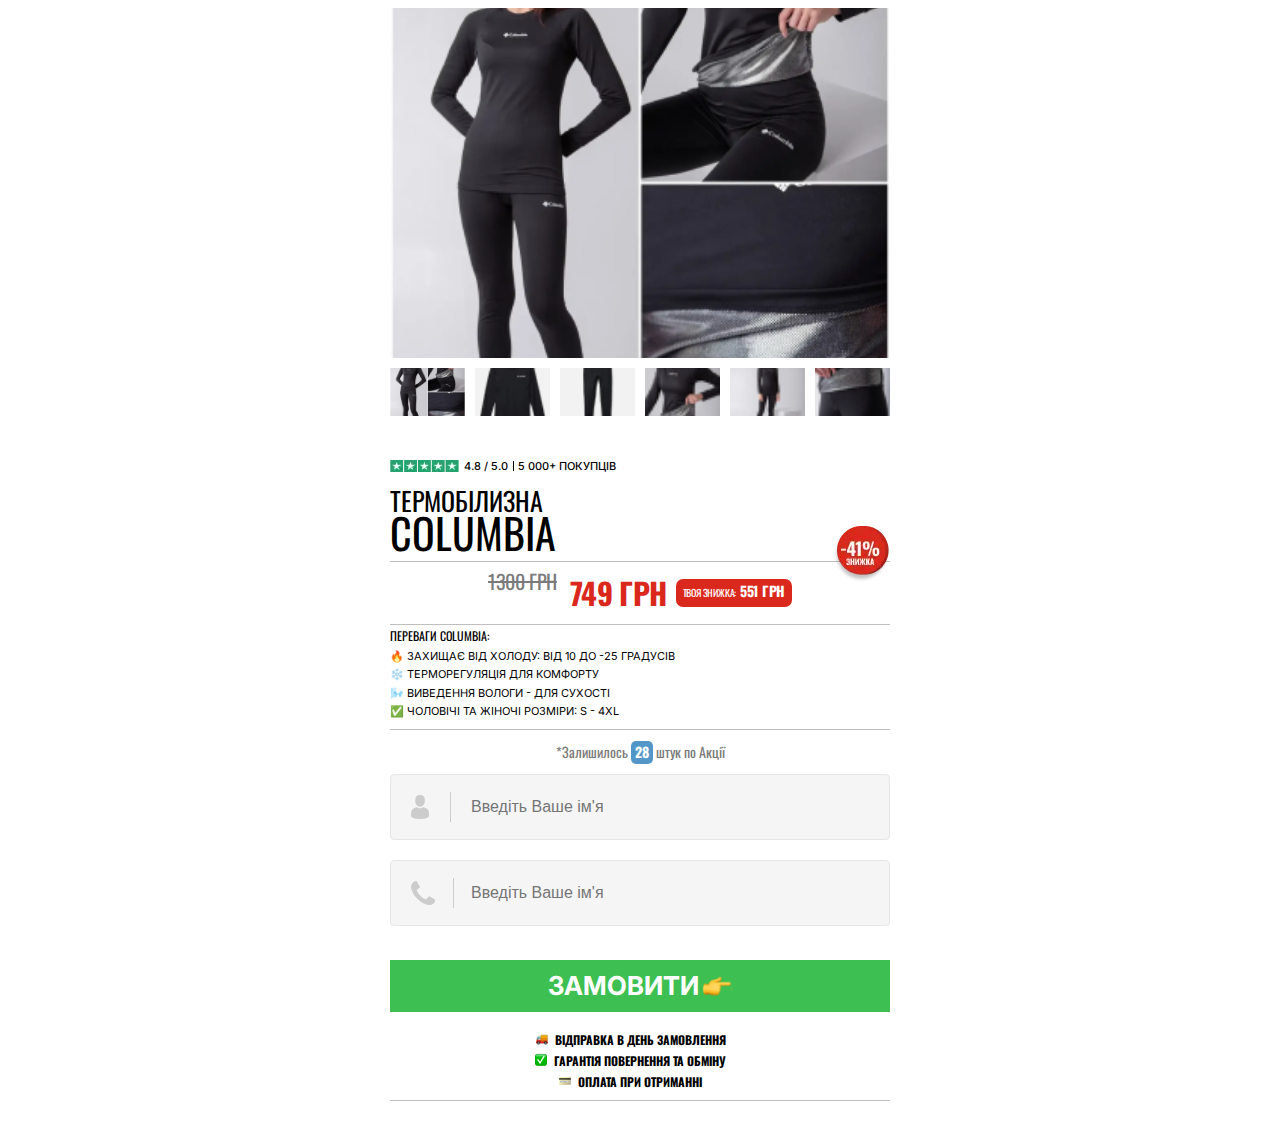
<file: 03-flis.html>
<!doctype html>
<html lang="en">

<head>
	<title>Головна</title>
	<meta charset="UTF-8">
	<meta name="format-detection" content="telephone=no">
	<!-- <style>body{opacity: 0;}</style> -->
	<link rel="stylesheet" href="css/style.min.css?_v=20230822125818">
	<link rel="shortcut icon" href="favicon.ico">
	<!-- <meta name="robots" content="noindex, nofollow"> -->
	<meta name="viewport" content="width=device-width, initial-scale=1.0">
</head>

<body>
	<div class="wrapper">
		<header class="header">
			<div class="header__container">
			</div>
		</header>
		<main class="page">
			<div class="welcom__propouse">
				<h3 class="welcom__propouse-text">
					<span class="red">ОБМЕЖЕНА ПРОПОЗИЦІЯ:</span> ОТРИМАЙТЕ
					COLUMBIA OMNI-HIT ЗІ
					<span class="bold">ЗНИЖКОЮ 41%</span>
				</h3>
			</div>

			<div class="swiper__container madintg-top-thirty">
				<div class="swiper-container gallery-top-3">
					<div class="swiper-wrapper">
						<div class="swiper-slide" style="
                           background-image: url(&quot;img/swiper/sw-1.png&quot;);
                        "></div>
						<div class="swiper-slide" style="background-image: url(img/swiper/sw-2.png)"></div>
						<div class="swiper-slide" style="background-image: url(img/swiper/sw-3.png)"></div>
						<div class="swiper-slide" style="background-image: url(img/swiper/sw-4.png)"></div>
						<div class="swiper-slide" style="background-image: url(img/swiper/sw-5.png)"></div>
						<div class="swiper-slide" style="background-image: url(img/swiper/sw-6.png)"></div>
					</div>
				</div>
				<div class="swiper-container gallery-thumbs-3">
					<div class="swiper-wrapper">
						<div class="swiper-slide" style="
                           background-image: url(&quot;img/swiper/sw-1.png&quot;);
                        "></div>
						<div class="swiper-slide" style="background-image: url(img/swiper/sw-2.png)"></div>
						<div class="swiper-slide" style="background-image: url(img/swiper/sw-3.png)"></div>
						<div class="swiper-slide" style="background-image: url(img/swiper/sw-4.png)"></div>
						<div class="swiper-slide" style="background-image: url(img/swiper/sw-5.png)"></div>
						<div class="swiper-slide" style="background-image: url(img/swiper/sw-6.png)"></div>
					</div>
				</div>
			</div>

			<div class="welcom__rating mt-eleven">
				РЕЙТИНГ
				<picture><source srcset="img/welcom/rating.webp" type="image/webp"><img src="img/welcom/rating.png" alt="rating" /></picture> 4.8 / 5.0
				<span class="customers">5 000+ ПОКУПЦІВ</span>
			</div>


			<section class="page__slider-desc slider-desc">
				<article class="slider-desc__container">
					<div class="purchase__title flis-3">
						<h3>ТЕРМОБІЛИЗНА</h3>
						<h2>СOLUMBIA</h2>
					</div>

					<div class="welcom__price">
						<div class="welcom__price_old">1100 грн</div>
						<div class="welcom__price_new">649 грн</div>
						<div class="welcom__price_profit">
							ТВОЯ ЗНИЖКА:<span class="bold"> 551 ГРН </span>
						</div>
					</div>

					<div class="welcom__left">
						*Залишилось <span class="bold">28</span> штук по Акції
					</div>

					<div class="welcom__buy">
						<button class="order">
							ЗАМОВИТИ
							<img src="img/welcom/hand-pointing-icon.svg" alt="pointing-xhand" />
						</button>
					</div>

					<ul class="welcom__benefits">
						<li class="welcom__benefit">
							ВІДПРАВКА В ДЕНЬ ЗАМОВЛЕННЯ
						</li>
						<li class="welcom__benefit">
							ГАРАНТІЯ ПОВЕРНЕННЯ ТА ОБМІНУ
						</li>
						<li class="welcom__benefit">ОПЛАТА ПРИ ОТРИМАННІ</li>
					</ul>
				</article>
			</section>

			<section class="page__texnolegy texnolegy flis">
				<article class="texnolegy__container">
					<div class="texnolegy__title">
						<h3>
							<span class="bold">СOLUMBIA</span> <br />
							КРАЩА ТЕРМОБІЛИЗНА У СВІТІ
						</h3>
					</div>
					<div class="texnolegy__text">
						<p>
							це технологія Omni-Heat™. Ця система <span class="bold">інтелектуальної
								терморегуляції</span> дозволяє вам зберігати оптимальну
							температуру в умовах різних погодних умов.
						</p>
						<p>Тканина з
							внутрішньою <span class="bold">підкладкою Omni-Heat™</span> відбиває вашу теплову
							енергію назад, забезпечуючи оптимальне <span class="bold">затримання тепла</span>
							навіть в <span class="bold">ЕКСТРИМАЛЬНО холодних умовах.</span></p>
					</div>

					<div class="texnolegy__images">
						<div class="texnolegy__product-img"><picture><source srcset="img/texnolegis/images-product.webp" type="image/webp"><img src="img/texnolegis/images-product.png" alt="products"></picture></div>
						<div class="texnolegy__logo-img"><picture><source srcset="img/texnolegis/logo-tex.webp" type="image/webp"><img src="img/texnolegis/logo-tex.png" alt="logo"></picture></div>
					</div>

					<div class="texnolegy__benefits-title">ПЕРЕВАГИ ТЕРМОБІЛИЗНИ</div>
					<ul class="texnolegy__benefits">
						<li class="texnolegy__benifit"><span class="bold">❄️ Терморегуляція</span> для комфорту в холодні погоду.</li>
						<li class="texnolegy__benifit"><span class="bold">🌬️ Виведення вологи</span> - для сухості під час активності.</li>
						<li class="texnolegy__benifit"><span class="bold">🔥 Збереження тепла</span> та теплообмін.</li>
						<li class="texnolegy__benifit"><span class="bold">🚶‍️ Легкість та гнучкість</span> для комфортних рухів.</li>
						<li class="texnolegy__benifit"><span class="bold">⛷️ Універсальність</span> - для будь-яких ситуацій.</li>
					</ul>

					<div class="welcom__buy">
						<button class="order">
							ЗАМОВИТИ
							<img src="img/welcom/hand-pointing-icon.svg" alt="pointing-xhand" />
						</button>
					</div>
				</article>
			</section>

			<section class="page__compare compare">
				<article class="compare__container pt-zero">
					<div class="compare__title">ПОРІВНЯНЯ ТЕРМОБІЛИЗНИ</div>
					<div class="compare__table-of-compare">
						<picture><source srcset="img/texnolegis/table.webp" type="image/webp"><img src="img/texnolegis/table.png" alt="table"></picture>
					</div>
				</article>
			</section>


			<section class="page__rewiews rewiews">
				<article class="rewiews__container">
					<div class="rewiews__title">ВІДГУКИ ПОКУПЦІВ </div>

					<div class="welcom__rating">
						РЕЙТИНГ
						<picture><source srcset="img/welcom/rating.webp" type="image/webp"><img src="img/welcom/rating.png" alt="rating" /></picture> 4.8 / 5.0
						<span class="customers">5 000+ ПОКУПЦІВ</span>
					</div>

					<!-- Оболонка слайдера -->
					<div class="rewiews__slider swiper">
						<!-- Частина слайдера, що рухається -->
						<div class="rewiews__wrapper swiper-wrapper">
							<!-- Слайд -->
							<div class="rewiews__slide swiper-slide">
								<picture><source srcset="img/texnolegis/product.webp" type="image/webp"><img class="slide-product" src="img/texnolegis/product.png" alt="product"></picture>
								<div class="rewiews__text">ЗАМОВЛЯЮ ВЖЕ 2й раз, все супер! РЕкомендую</div>
								<div class="rewiews__author">
									<picture><source srcset="img/texnolegis/author.webp" type="image/webp"><img src="img/texnolegis/author.png" alt="author"></picture>
									<div class="rewiews__author-info">
										<div class="rewiews__name">ІРИНА П</div>
										<div class="rewiews__place">М. КИЇВ</div>
									</div>
								</div>
							</div>
							<div class="rewiews__slide swiper-slide">
								<picture><source srcset="img/texnolegis/product.webp" type="image/webp"><img class="slide-product" src="img/texnolegis/product.png" alt="product"></picture>
								<div class="rewiews__text">ЗАМОВЛЯЮ ВЖЕ 2й раз, все супер! РЕкомендую</div>
								<div class="rewiews__author">
									<picture><source srcset="img/texnolegis/author.webp" type="image/webp"><img src="img/texnolegis/author.png" alt="author"></picture>
									<div class="rewiews__author-info">
										<div class="rewiews__name">ІРИНА П</div>
										<div class="rewiews__place">М. КИЇВ</div>
									</div>
								</div>
							</div>
						</div>
						<!-- Якщо потрібна пагінація -->
						<div class="swiper-pagination"></div>
						<!-- Якщо потрібна навігація (ліворуч/праворуч) -->
						<button type="button" class="swiper-button-prev"></button>
						<button type="button" class="swiper-button-next"></button>
					</div>

					<div class="welcom__buy">
						<button class="order">
							ЗАМОВИТИ
							<img src="img/welcom/hand-pointing-icon.svg" alt="pointing-xhand" />
						</button>
					</div>
				</article>
			</section>

			<section class="page__size size">
				<article class="size__container">
					<div class="size__title">РОЗМІРИ ТА ЗАМІРИ</div>
					<div class="size__img"><picture><source srcset="img/texnolegis/size.webp" type="image/webp"><img src="img/texnolegis/size.png" alt="sizes"></picture></div>
					<div class="size__propouse"><span class="bold">ОБМЕЖЕНА ПРОПОЗИЦІЯ:</span> ОТРИМАЙТЕ COLUMBIA OMNI-HIT ЗІ <span class="bold">ЗНИЖКОЮ 41%</span> </div>
				</article>
			</section>

			<section class="page__swiper swiper">
				<div class="swiper__container">
					<div class="swiper-container gallery-top-1">
						<div class="swiper-wrapper">
							<div class="swiper-slide" style="
                              background-image: url(&quot;img/swiper/sw-1.png&quot;);
                           "></div>
							<div class="swiper-slide" style="background-image: url(img/swiper/sw-2.png)"></div>
							<div class="swiper-slide" style="background-image: url(img/swiper/sw-3.png)"></div>
							<div class="swiper-slide" style="background-image: url(img/swiper/sw-4.png)"></div>
							<div class="swiper-slide" style="background-image: url(img/swiper/sw-5.png)"></div>
							<div class="swiper-slide" style="background-image: url(img/swiper/sw-6.png)"></div>
						</div>
					</div>
					<div class="swiper-container gallery-thumbs-1 ">
						<div class="swiper-wrapper">
							<div class="swiper-slide" style="
                              background-image: url(&quot;img/swiper/sw-1.png&quot;);
                           "></div>
							<div class="swiper-slide" style="background-image: url(img/swiper/sw-2.png)"></div>
							<div class="swiper-slide" style="background-image: url(img/swiper/sw-3.png)"></div>
							<div class="swiper-slide" style="background-image: url(img/swiper/sw-4.png)"></div>
							<div class="swiper-slide" style="background-image: url(img/swiper/sw-5.png)"></div>
							<div class="swiper-slide" style="background-image: url(img/swiper/sw-6.png)"></div>
						</div>
					</div>
				</div>
			</section>

			<section class="page__purchase purchase">
				<article class="purchase__container">
					<div class="welcom__rating">
						<picture><source srcset="img/welcom/rating.webp" type="image/webp"><img src="img/welcom/rating.png" alt="rating" /></picture> 4.8 /
						5.0 <span class="customers">5 000+ ПОКУПЦІВ</span>
					</div>

					<div class="purchase__title flis">
						<h3>ТЕРМОБІЛИЗНА</h3>
						<h2>СOLUMBIA</h2>
						<picture><source srcset="img/purchase/sale.webp" type="image/webp"><img class="purchase__sale" src="img/purchase/sale.png" alt="sale"></picture>
					</div>

					<div class="welcom__price">
						<div class="welcom__price_old">1300 грн</div>
						<div class="welcom__price_new">749 грн</div>
						<div class="welcom__price_profit">
							ТВОЯ ЗНИЖКА:<span class="bold"> 551 ГРН </span>
						</div>
					</div>

					<div class="purchase__benefits-cnt">
						<h3 class="purchase__benefits-title">ПЕРЕВАГИ COLUMBIA:</h3>
						<ul class="purchase_benefits">
							<li class="purchase_benefit">
								🔥 Захищає від холоду: від 10 до -25 ГРАДУСІВ
							</li>
							<li class="purchase_benefit">
								❄️ Терморегуляція для комфорту
							</li>
							<li class="purchase_benefit"> 🌬️ Виведення вологи - для сухості </li>
							<li class="purchase_benefit"> ✅ Чоловічі та жіночі розміри: S - 4XL </li>
						</ul>
					</div>

					<div class="welcom__left">
						*Залишилось <span class="bold">28</span> штук по Акції
					</div>

					<form class="purchase__form">
						<input class="purchase__name" type="text" placeholder="Введіть Ваше ім'я">
						<input class="purchase__phone" type="tel" placeholder="Введіть Ваше ім'я">
					</form>

					<div class="welcom__buy">
						<button class="order">
							ЗАМОВИТИ
							<img src="img/welcom/hand-pointing-icon.svg" alt="pointing-xhand" />
						</button>
					</div>

					<ul class="welcom__benefits">
						<li class="welcom__benefit">
							ВІДПРАВКА В ДЕНЬ ЗАМОВЛЕННЯ
						</li>
						<li class="welcom__benefit">
							ГАРАНТІЯ ПОВЕРНЕННЯ ТА ОБМІНУ
						</li>
						<li class="welcom__benefit">ОПЛАТА ПРИ ОТРИМАННІ</li>
					</ul>
				</article>
			</section>
		</main>
		<footer class="footer">
			<div class="footer__container">
			</div>
		</footer>
	</div>
	<script src="https://unpkg.com/swiper/swiper-bundle.min.js?_v=20230822125818"></script>
	<script src="js/app.min.js?_v=20230822125818"></script>

</body>

</html>
</file>
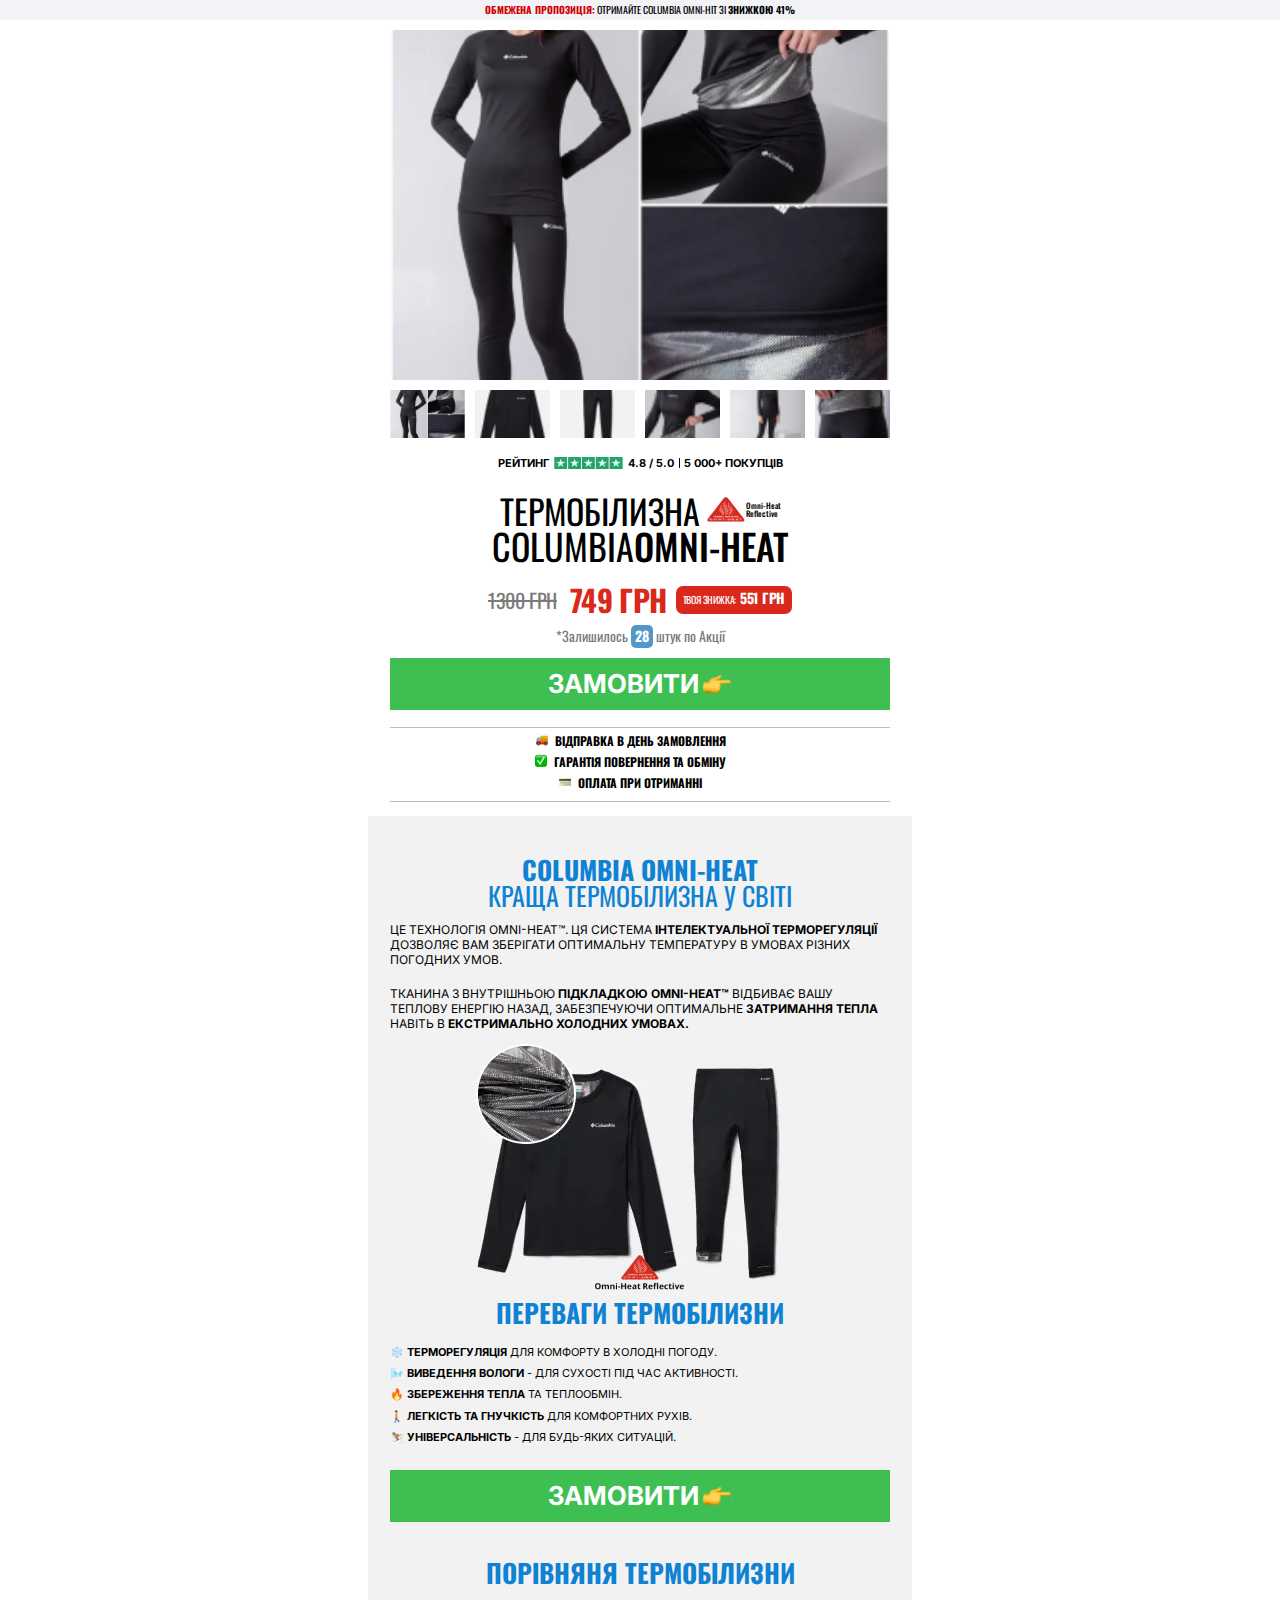
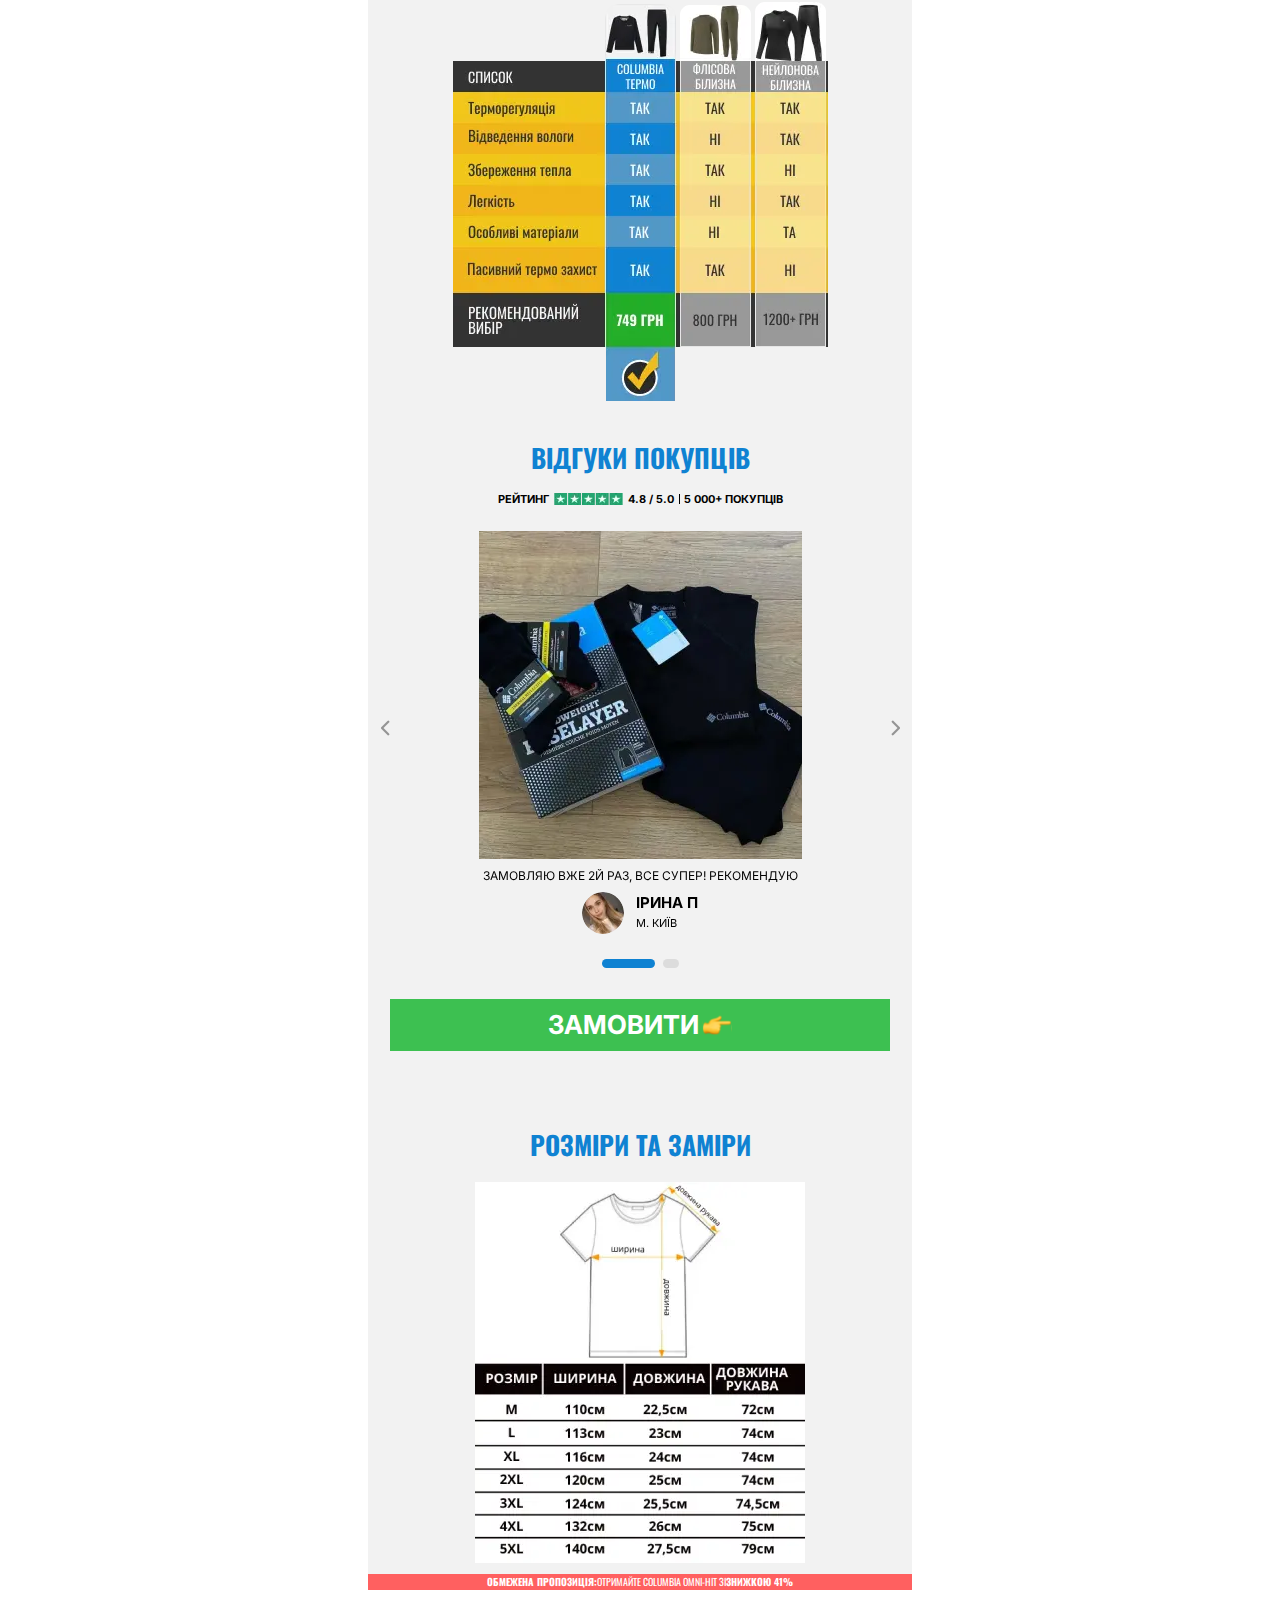
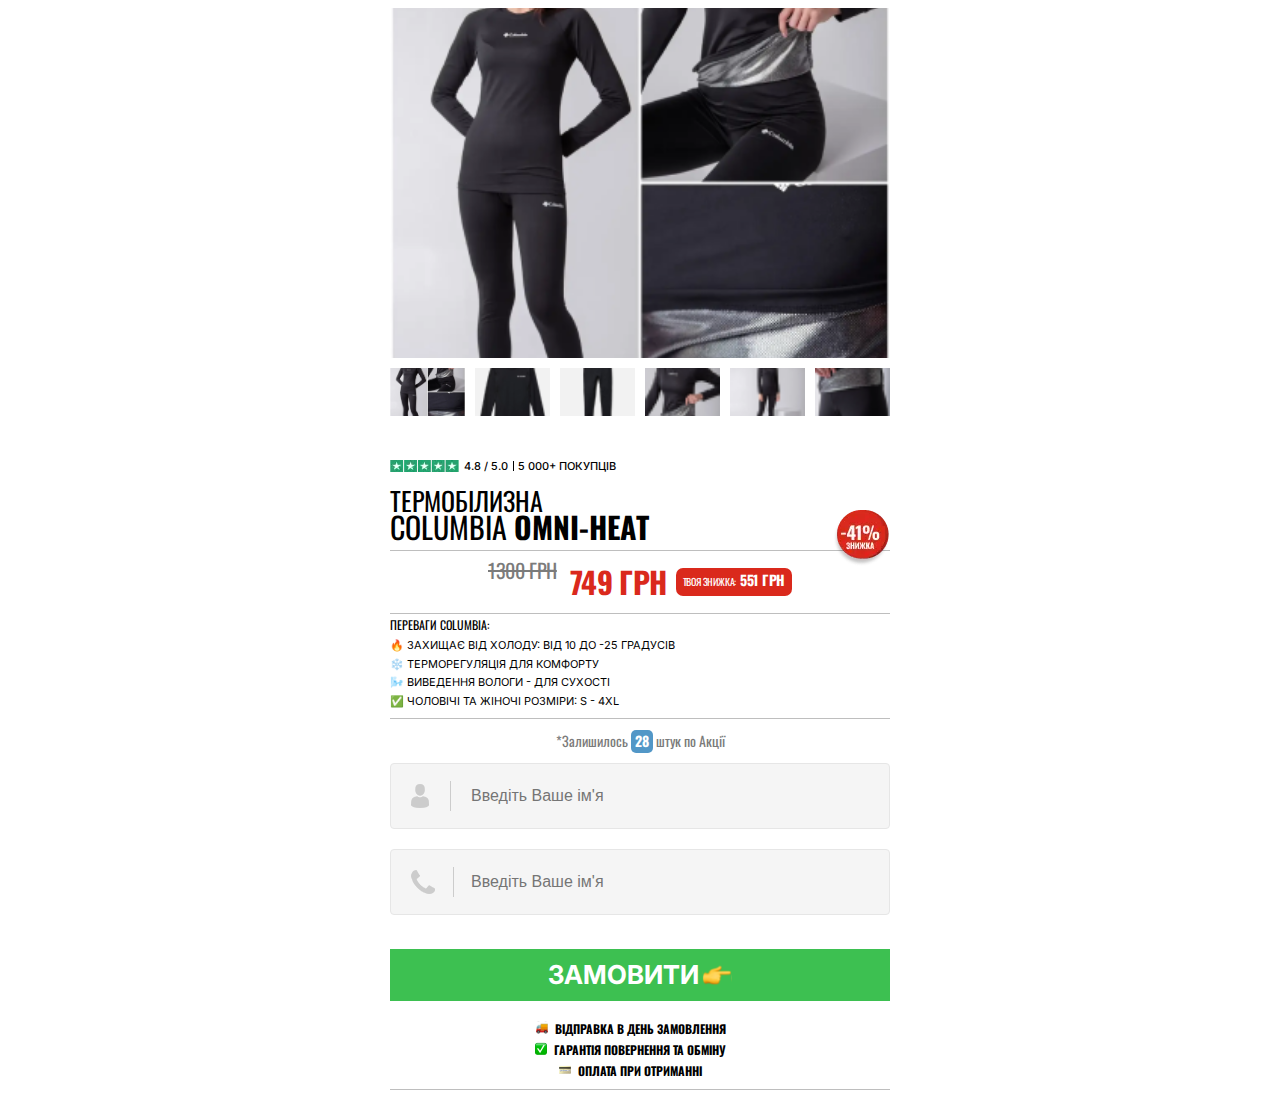
<file: 03-omni.html>
<!doctype html>
<html lang="en">

<head>
	<title>Головна</title>
	<meta charset="UTF-8">
	<meta name="format-detection" content="telephone=no">
	<!-- <style>body{opacity: 0;}</style> -->
	<link rel="stylesheet" href="css/style.min.css?_v=20230822125818">
	<link rel="shortcut icon" href="favicon.ico">
	<!-- <meta name="robots" content="noindex, nofollow"> -->
	<meta name="viewport" content="width=device-width, initial-scale=1.0">
</head>

<body>
	<div class="wrapper">
		<header class="header">
			<div class="header__container">
			</div>
		</header>
		<main class="page">
			<div class="welcom__propouse">
				<h3 class="welcom__propouse-text">
					<span class="red">ОБМЕЖЕНА ПРОПОЗИЦІЯ:</span> ОТРИМАЙТЕ
					COLUMBIA OMNI-HIT ЗІ
					<span class="bold">ЗНИЖКОЮ 41%</span>
				</h3>
			</div>

			<div class="swiper__container madintg-top-thirty">
				<div class="swiper-container gallery-top-3">
					<div class="swiper-wrapper">
						<div class="swiper-slide" style="
                           background-image: url(&quot;img/swiper/sw-1.png&quot;);
                        "></div>
						<div class="swiper-slide" style="background-image: url(img/swiper/sw-2.png)"></div>
						<div class="swiper-slide" style="background-image: url(img/swiper/sw-3.png)"></div>
						<div class="swiper-slide" style="background-image: url(img/swiper/sw-4.png)"></div>
						<div class="swiper-slide" style="background-image: url(img/swiper/sw-5.png)"></div>
						<div class="swiper-slide" style="background-image: url(img/swiper/sw-6.png)"></div>
					</div>
				</div>
				<div class="swiper-container gallery-thumbs-3">
					<div class="swiper-wrapper">
						<div class="swiper-slide" style="
                           background-image: url(&quot;img/swiper/sw-1.png&quot;);
                        "></div>
						<div class="swiper-slide" style="background-image: url(img/swiper/sw-2.png)"></div>
						<div class="swiper-slide" style="background-image: url(img/swiper/sw-3.png)"></div>
						<div class="swiper-slide" style="background-image: url(img/swiper/sw-4.png)"></div>
						<div class="swiper-slide" style="background-image: url(img/swiper/sw-5.png)"></div>
						<div class="swiper-slide" style="background-image: url(img/swiper/sw-6.png)"></div>
					</div>
				</div>
			</div>

			<div class="welcom__rating mt-eleven">
				РЕЙТИНГ
				<picture><source srcset="img/welcom/rating.webp" type="image/webp"><img src="img/welcom/rating.png" alt="rating" /></picture> 4.8 / 5.0
				<span class="customers">5 000+ ПОКУПЦІВ</span>
			</div>

			<section class="page__slider-desc slider-desc">
				<article class="slider-desc__container">
					<div class="slider-desc__title">
						<div>
							ТЕРМОБІЛИЗНА
							<div class="slider-desc__logo">
								<picture><source srcset="img/welcom/welcom-logo.webp" type="image/webp"><img src="img/welcom/welcom-logo.png" alt="logo" /></picture>Omni-Heat <br />
								Reflective
							</div>
							<div class="columbia">СOLUMBIA</div>
							<h2 class="bold">OMNI-HEAT</h2>
						</div>
					</div>

					<div class="welcom__price">
						<div class="welcom__price_old">1300 грн</div>
						<div class="welcom__price_new">749 грн</div>
						<div class="welcom__price_profit">
							ТВОЯ ЗНИЖКА:<span class="bold"> 551 ГРН </span>
						</div>
					</div>

					<div class="welcom__left">
						*Залишилось <span class="bold">28</span> штук по Акції
					</div>

					<div class="welcom__buy">
						<button class="order">
							ЗАМОВИТИ
							<img src="img/welcom/hand-pointing-icon.svg" alt="pointing-xhand" />
						</button>
					</div>

					<ul class="welcom__benefits">
						<li class="welcom__benefit">
							ВІДПРАВКА В ДЕНЬ ЗАМОВЛЕННЯ
						</li>
						<li class="welcom__benefit">
							ГАРАНТІЯ ПОВЕРНЕННЯ ТА ОБМІНУ
						</li>
						<li class="welcom__benefit">ОПЛАТА ПРИ ОТРИМАННІ</li>
					</ul>
				</article>
			</section>

			<section class="page__texnolegy texnolegy">
				<article class="texnolegy__container">
					<div class="texnolegy__title">
						<h3>
							<span class="bold">СOLUMBIA OMNI-HEAT</span> <br />
							КРАЩА ТЕРМОБІЛИЗНА У СВІТІ
						</h3>
					</div>
					<div class="texnolegy__text">
						<p>
							це технологія Omni-Heat™. Ця система <span class="bold">інтелектуальної
								терморегуляції</span> дозволяє вам зберігати оптимальну
							температуру в умовах різних погодних умов.
						</p>
						<p>Тканина з
							внутрішньою <span class="bold">підкладкою Omni-Heat™</span> відбиває вашу теплову
							енергію назад, забезпечуючи оптимальне <span class="bold">затримання тепла</span>
							навіть в <span class="bold">ЕКСТРИМАЛЬНО холодних умовах.</span></p>
					</div>

					<div class="texnolegy__images">
						<div class="texnolegy__product-img"><picture><source srcset="img/texnolegis/images-product.webp" type="image/webp"><img src="img/texnolegis/images-product.png" alt="products"></picture></div>
						<div class="texnolegy__logo-img"><picture><source srcset="img/texnolegis/logo-tex.webp" type="image/webp"><img src="img/texnolegis/logo-tex.png" alt="logo"></picture></div>
					</div>

					<div class="texnolegy__benefits-title">ПЕРЕВАГИ ТЕРМОБІЛИЗНИ</div>
					<ul class="texnolegy__benefits">
						<li class="texnolegy__benifit"><span class="bold">❄️ Терморегуляція</span> для комфорту в холодні погоду.</li>
						<li class="texnolegy__benifit"><span class="bold">🌬️ Виведення вологи</span> - для сухості під час активності.</li>
						<li class="texnolegy__benifit"><span class="bold">🔥 Збереження тепла</span> та теплообмін.</li>
						<li class="texnolegy__benifit"><span class="bold">🚶‍️ Легкість та гнучкість</span> для комфортних рухів.</li>
						<li class="texnolegy__benifit"><span class="bold">⛷️ Універсальність</span> - для будь-яких ситуацій.</li>
					</ul>

					<div class="welcom__buy">
						<button class="order">
							ЗАМОВИТИ
							<img src="img/welcom/hand-pointing-icon.svg" alt="pointing-xhand" />
						</button>
					</div>
				</article>
			</section>

			<section class="page__compare compare">
				<article class="compare__container pt-zero">
					<div class="compare__title">ПОРІВНЯНЯ ТЕРМОБІЛИЗНИ</div>
					<div class="compare__table-of-compare">
						<picture><source srcset="img/texnolegis/table.webp" type="image/webp"><img src="img/texnolegis/table.png" alt="table"></picture>
					</div>
				</article>
			</section>


			<section class="page__rewiews rewiews">
				<article class="rewiews__container">
					<div class="rewiews__title">ВІДГУКИ ПОКУПЦІВ </div>

					<div class="welcom__rating">
						РЕЙТИНГ
						<picture><source srcset="img/welcom/rating.webp" type="image/webp"><img src="img/welcom/rating.png" alt="rating" /></picture> 4.8 / 5.0
						<span class="customers">5 000+ ПОКУПЦІВ</span>
					</div>

					<!-- Оболонка слайдера -->
					<div class="rewiews__slider swiper">
						<!-- Частина слайдера, що рухається -->
						<div class="rewiews__wrapper swiper-wrapper">
							<!-- Слайд -->
							<div class="rewiews__slide swiper-slide">
								<picture><source srcset="img/texnolegis/product.webp" type="image/webp"><img class="slide-product" src="img/texnolegis/product.png" alt="product"></picture>
								<div class="rewiews__text">ЗАМОВЛЯЮ ВЖЕ 2й раз, все супер! РЕкомендую</div>
								<div class="rewiews__author">
									<picture><source srcset="img/texnolegis/author.webp" type="image/webp"><img src="img/texnolegis/author.png" alt="author"></picture>
									<div class="rewiews__author-info">
										<div class="rewiews__name">ІРИНА П</div>
										<div class="rewiews__place">М. КИЇВ</div>
									</div>
								</div>
							</div>
							<div class="rewiews__slide swiper-slide">
								<picture><source srcset="img/texnolegis/product.webp" type="image/webp"><img class="slide-product" src="img/texnolegis/product.png" alt="product"></picture>
								<div class="rewiews__text">ЗАМОВЛЯЮ ВЖЕ 2й раз, все супер! РЕкомендую</div>
								<div class="rewiews__author">
									<picture><source srcset="img/texnolegis/author.webp" type="image/webp"><img src="img/texnolegis/author.png" alt="author"></picture>
									<div class="rewiews__author-info">
										<div class="rewiews__name">ІРИНА П</div>
										<div class="rewiews__place">М. КИЇВ</div>
									</div>
								</div>
							</div>
						</div>
						<!-- Якщо потрібна пагінація -->
						<div class="swiper-pagination"></div>
						<!-- Якщо потрібна навігація (ліворуч/праворуч) -->
						<button type="button" class="swiper-button-prev"></button>
						<button type="button" class="swiper-button-next"></button>
					</div>

					<div class="welcom__buy">
						<button class="order">
							ЗАМОВИТИ
							<img src="img/welcom/hand-pointing-icon.svg" alt="pointing-xhand" />
						</button>
					</div>
				</article>
			</section>

			<section class="page__size size">
				<article class="size__container">
					<div class="size__title">РОЗМІРИ ТА ЗАМІРИ</div>
					<div class="size__img"><picture><source srcset="img/texnolegis/size.webp" type="image/webp"><img src="img/texnolegis/size.png" alt="sizes"></picture></div>
					<div class="size__propouse"><span class="bold">ОБМЕЖЕНА ПРОПОЗИЦІЯ:</span> ОТРИМАЙТЕ COLUMBIA OMNI-HIT ЗІ <span class="bold">ЗНИЖКОЮ 41%</span> </div>
				</article>
			</section>

			<section class="page__swiper swiper">
				<div class="swiper__container">
					<div class="swiper-container gallery-top-1">
						<div class="swiper-wrapper">
							<div class="swiper-slide" style="
                              background-image: url(&quot;img/swiper/sw-1.png&quot;);
                           "></div>
							<div class="swiper-slide" style="background-image: url(img/swiper/sw-2.png)"></div>
							<div class="swiper-slide" style="background-image: url(img/swiper/sw-3.png)"></div>
							<div class="swiper-slide" style="background-image: url(img/swiper/sw-4.png)"></div>
							<div class="swiper-slide" style="background-image: url(img/swiper/sw-5.png)"></div>
							<div class="swiper-slide" style="background-image: url(img/swiper/sw-6.png)"></div>
						</div>
					</div>
					<div class="swiper-container gallery-thumbs-1 ">
						<div class="swiper-wrapper">
							<div class="swiper-slide" style="
                              background-image: url(&quot;img/swiper/sw-1.png&quot;);
                           "></div>
							<div class="swiper-slide" style="background-image: url(img/swiper/sw-2.png)"></div>
							<div class="swiper-slide" style="background-image: url(img/swiper/sw-3.png)"></div>
							<div class="swiper-slide" style="background-image: url(img/swiper/sw-4.png)"></div>
							<div class="swiper-slide" style="background-image: url(img/swiper/sw-5.png)"></div>
							<div class="swiper-slide" style="background-image: url(img/swiper/sw-6.png)"></div>
						</div>
					</div>
				</div>
			</section>

			<section class="page__purchase purchase">
				<article class="purchase__container">
					<div class="welcom__rating">
						<picture><source srcset="img/welcom/rating.webp" type="image/webp"><img src="img/welcom/rating.png" alt="rating" /></picture> 4.8 /
						5.0 <span class="customers">5 000+ ПОКУПЦІВ</span>
					</div>

					<div class="purchase__title">
						<h3>ТЕРМОБІЛИЗНА</h3>
						<h2>СOLUMBIA <span class="bold">OMNI-HEAT </span></h2>
						<picture><source srcset="img/purchase/sale.webp" type="image/webp"><img class="purchase__sale" src="img/purchase/sale.png" alt="sale"></picture>
					</div>

					<div class="welcom__price">
						<div class="welcom__price_old">1300 грн</div>
						<div class="welcom__price_new">749 грн</div>
						<div class="welcom__price_profit">
							ТВОЯ ЗНИЖКА:<span class="bold"> 551 ГРН </span>
						</div>
					</div>

					<div class="purchase__benefits-cnt">
						<h3 class="purchase__benefits-title">ПЕРЕВАГИ COLUMBIA:</h3>
						<ul class="purchase_benefits">
							<li class="purchase_benefit">
								🔥 Захищає від холоду: від 10 до -25 ГРАДУСІВ
							</li>
							<li class="purchase_benefit">
								❄️ Терморегуляція для комфорту
							</li>
							<li class="purchase_benefit"> 🌬️ Виведення вологи - для сухості </li>
							<li class="purchase_benefit"> ✅ Чоловічі та жіночі розміри: S - 4XL </li>
						</ul>
					</div>

					<div class="welcom__left">
						*Залишилось <span class="bold">28</span> штук по Акції
					</div>

					<form class="purchase__form">
						<input class="purchase__name" type="text" placeholder="Введіть Ваше ім'я">
						<input class="purchase__phone" type="tel" placeholder="Введіть Ваше ім'я">
					</form>

					<div class="welcom__buy">
						<button class="order">
							ЗАМОВИТИ
							<img src="img/welcom/hand-pointing-icon.svg" alt="pointing-xhand" />
						</button>
					</div>

					<ul class="welcom__benefits">
						<li class="welcom__benefit">
							ВІДПРАВКА В ДЕНЬ ЗАМОВЛЕННЯ
						</li>
						<li class="welcom__benefit">
							ГАРАНТІЯ ПОВЕРНЕННЯ ТА ОБМІНУ
						</li>
						<li class="welcom__benefit">ОПЛАТА ПРИ ОТРИМАННІ</li>
					</ul>
				</article>
			</section>
		</main>
		<footer class="footer">
			<div class="footer__container">
			</div>
		</footer>
	</div>
	<script src="https://unpkg.com/swiper/swiper-bundle.min.js?_v=20230822125818"></script>
	<script src="js/app.min.js?_v=20230822125818"></script>

</body>

</html>
</file>
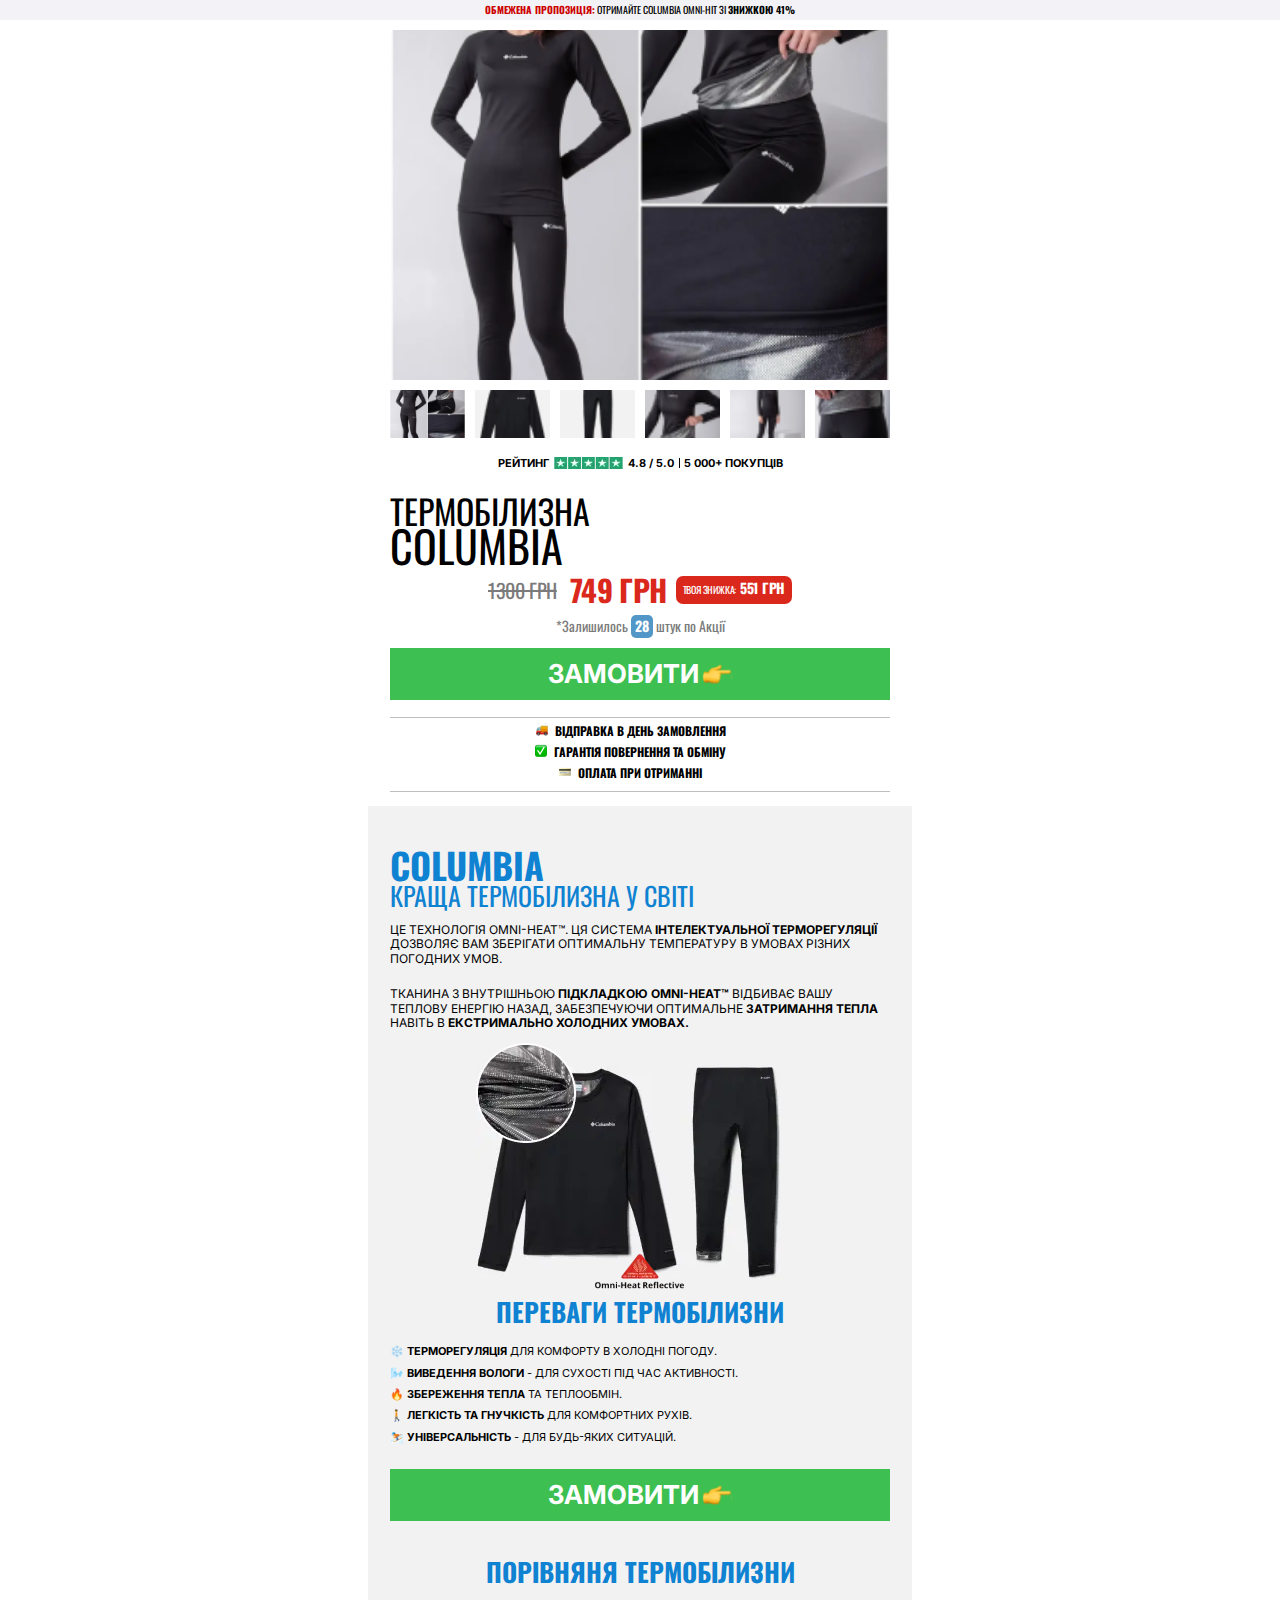
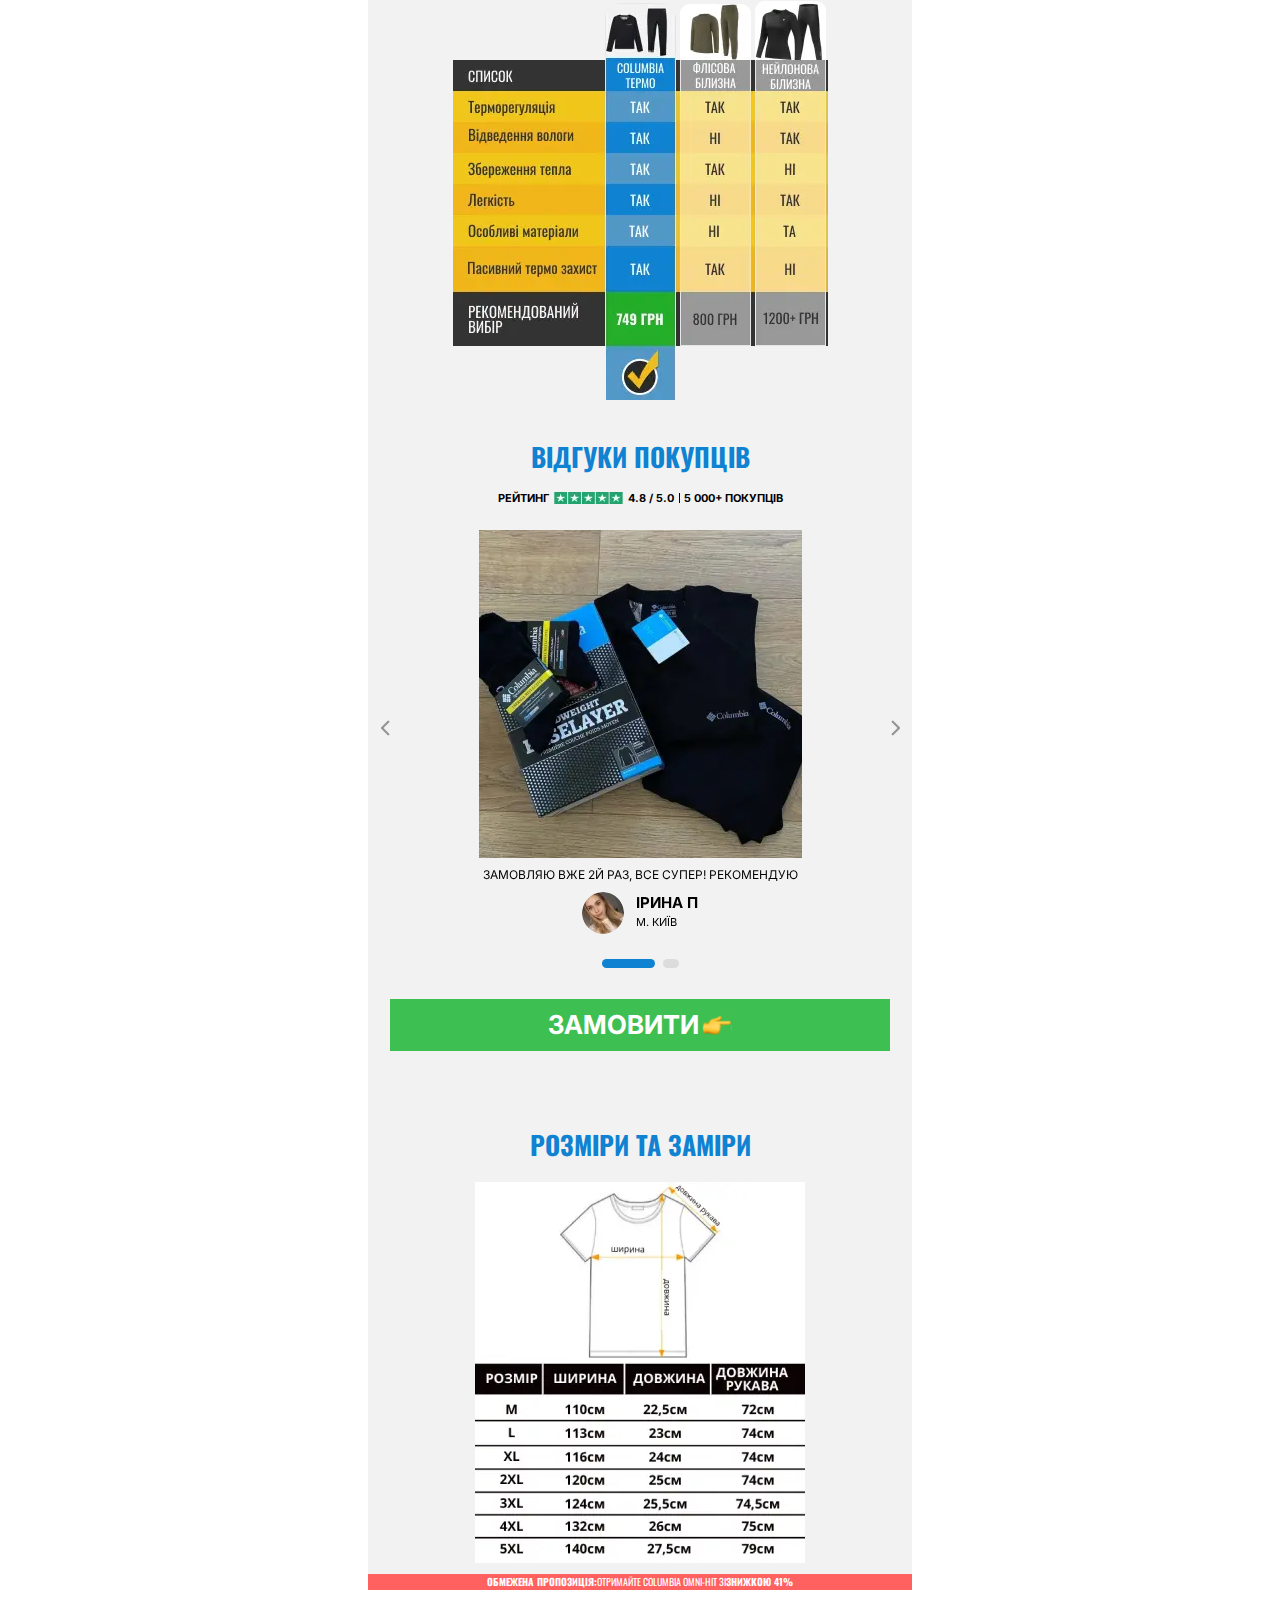
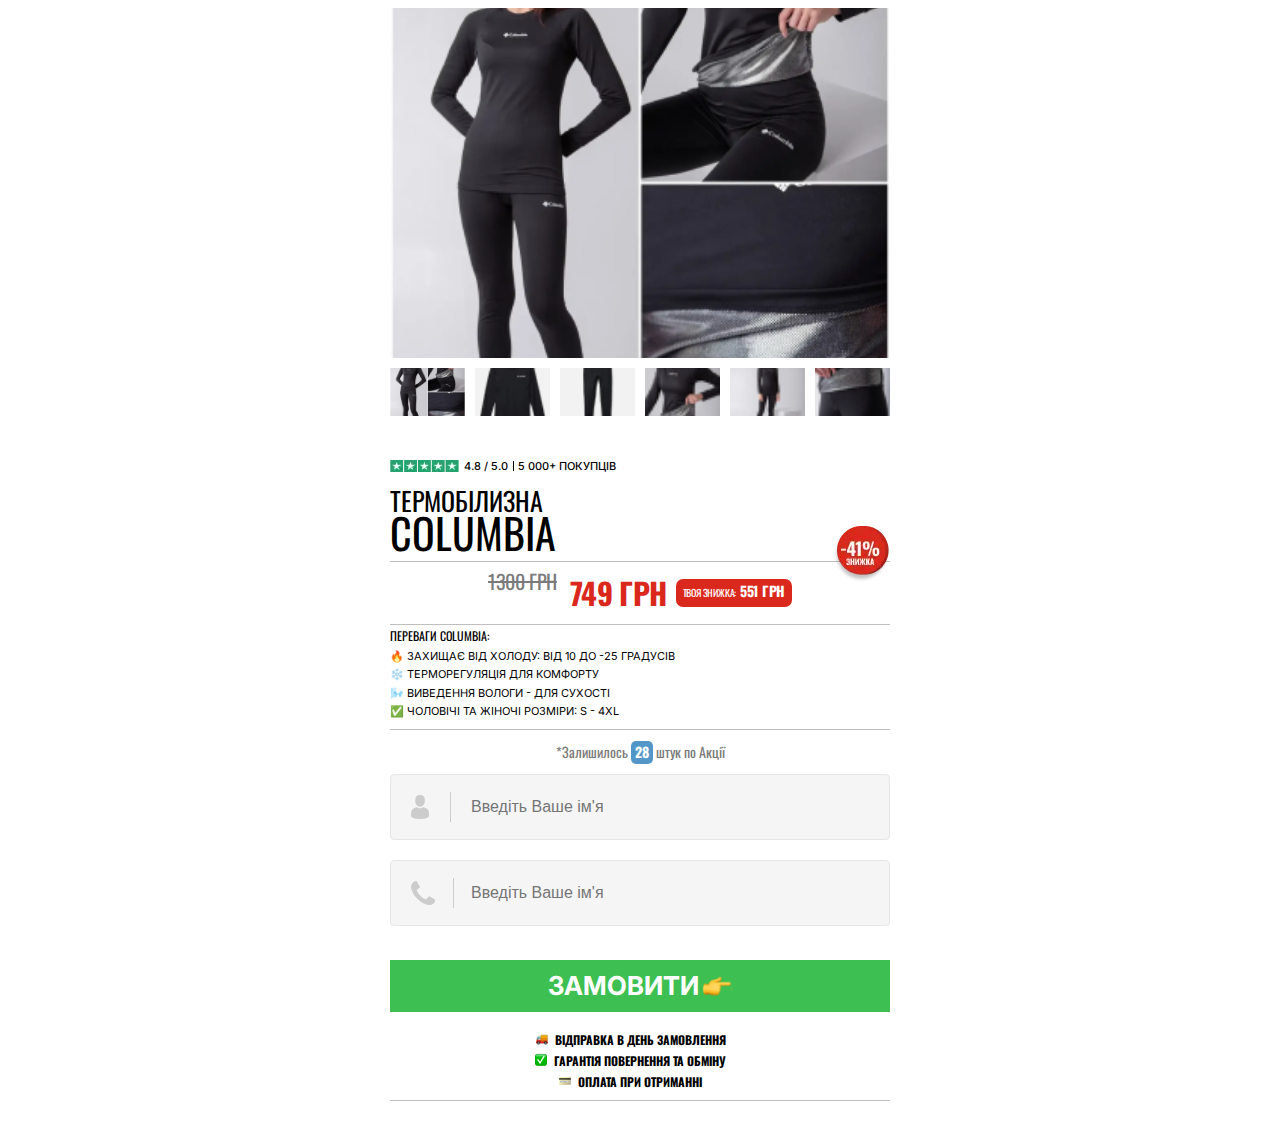
<file: 03-tactick.html>
<!doctype html>
<html lang="en">

<head>
	<title>Головна</title>
	<meta charset="UTF-8">
	<meta name="format-detection" content="telephone=no">
	<!-- <style>body{opacity: 0;}</style> -->
	<link rel="stylesheet" href="css/style.min.css?_v=20230822125818">
	<link rel="shortcut icon" href="favicon.ico">
	<!-- <meta name="robots" content="noindex, nofollow"> -->
	<meta name="viewport" content="width=device-width, initial-scale=1.0">
</head>

<body>
	<div class="wrapper">
		<header class="header">
			<div class="header__container">
			</div>
		</header>
		<main class="page">
			<div class="welcom__propouse">
				<h3 class="welcom__propouse-text">
					<span class="red">ОБМЕЖЕНА ПРОПОЗИЦІЯ:</span> ОТРИМАЙТЕ
					COLUMBIA OMNI-HIT ЗІ
					<span class="bold">ЗНИЖКОЮ 41%</span>
				</h3>
			</div>

			<div class="swiper__container madintg-top-thirty">
				<div class="swiper-container gallery-top-3">
					<div class="swiper-wrapper">
						<div class="swiper-slide" style="
                           background-image: url(&quot;img/swiper/sw-1.png&quot;);
                        "></div>
						<div class="swiper-slide" style="background-image: url(img/swiper/sw-2.png)"></div>
						<div class="swiper-slide" style="background-image: url(img/swiper/sw-3.png)"></div>
						<div class="swiper-slide" style="background-image: url(img/swiper/sw-4.png)"></div>
						<div class="swiper-slide" style="background-image: url(img/swiper/sw-5.png)"></div>
						<div class="swiper-slide" style="background-image: url(img/swiper/sw-6.png)"></div>
					</div>
				</div>
				<div class="swiper-container gallery-thumbs-3">
					<div class="swiper-wrapper">
						<div class="swiper-slide" style="
                           background-image: url(&quot;img/swiper/sw-1.png&quot;);
                        "></div>
						<div class="swiper-slide" style="background-image: url(img/swiper/sw-2.png)"></div>
						<div class="swiper-slide" style="background-image: url(img/swiper/sw-3.png)"></div>
						<div class="swiper-slide" style="background-image: url(img/swiper/sw-4.png)"></div>
						<div class="swiper-slide" style="background-image: url(img/swiper/sw-5.png)"></div>
						<div class="swiper-slide" style="background-image: url(img/swiper/sw-6.png)"></div>
					</div>
				</div>
			</div>

			<div class="welcom__rating mt-eleven">
				РЕЙТИНГ
				<picture><source srcset="img/welcom/rating.webp" type="image/webp"><img src="img/welcom/rating.png" alt="rating" /></picture> 4.8 / 5.0
				<span class="customers">5 000+ ПОКУПЦІВ</span>
			</div>


			<section class="page__slider-desc slider-desc">
				<article class="slider-desc__container">
					<div class="purchase__title flis-3">
						<h3>ТЕРМОБІЛИЗНА</h3>
						<h2>СOLUMBIA</h2>
					</div>

					<div class="welcom__price">
						<div class="welcom__price_old">1300 грн</div>
						<div class="welcom__price_new">749 грн</div>
						<div class="welcom__price_profit">
							ТВОЯ ЗНИЖКА:<span class="bold"> 551 ГРН </span>
						</div>
					</div>

					<div class="welcom__left">
						*Залишилось <span class="bold">28</span> штук по Акції
					</div>

					<div class="welcom__buy">
						<button class="order">
							ЗАМОВИТИ
							<img src="img/welcom/hand-pointing-icon.svg" alt="pointing-xhand" />
						</button>
					</div>

					<ul class="welcom__benefits">
						<li class="welcom__benefit">
							ВІДПРАВКА В ДЕНЬ ЗАМОВЛЕННЯ
						</li>
						<li class="welcom__benefit">
							ГАРАНТІЯ ПОВЕРНЕННЯ ТА ОБМІНУ
						</li>
						<li class="welcom__benefit">ОПЛАТА ПРИ ОТРИМАННІ</li>
					</ul>
				</article>
			</section>

			<section class="page__texnolegy texnolegy flis">
				<article class="texnolegy__container">
					<div class="texnolegy__title">
						<h3>
							<span class="bold">СOLUMBIA</span> <br />
							КРАЩА ТЕРМОБІЛИЗНА У СВІТІ
						</h3>
					</div>
					<div class="texnolegy__text">
						<p>
							це технологія Omni-Heat™. Ця система <span class="bold">інтелектуальної
								терморегуляції</span> дозволяє вам зберігати оптимальну
							температуру в умовах різних погодних умов.
						</p>
						<p>Тканина з
							внутрішньою <span class="bold">підкладкою Omni-Heat™</span> відбиває вашу теплову
							енергію назад, забезпечуючи оптимальне <span class="bold">затримання тепла</span>
							навіть в <span class="bold">ЕКСТРИМАЛЬНО холодних умовах.</span></p>
					</div>

					<div class="texnolegy__images">
						<div class="texnolegy__product-img"><picture><source srcset="img/texnolegis/images-product.webp" type="image/webp"><img src="img/texnolegis/images-product.png" alt="products"></picture></div>
						<div class="texnolegy__logo-img"><picture><source srcset="img/texnolegis/logo-tex.webp" type="image/webp"><img src="img/texnolegis/logo-tex.png" alt="logo"></picture></div>
					</div>

					<div class="texnolegy__benefits-title">ПЕРЕВАГИ ТЕРМОБІЛИЗНИ</div>
					<ul class="texnolegy__benefits">
						<li class="texnolegy__benifit"><span class="bold">❄️ Терморегуляція</span> для комфорту в холодні погоду.</li>
						<li class="texnolegy__benifit"><span class="bold">🌬️ Виведення вологи</span> - для сухості під час активності.</li>
						<li class="texnolegy__benifit"><span class="bold">🔥 Збереження тепла</span> та теплообмін.</li>
						<li class="texnolegy__benifit"><span class="bold">🚶‍️ Легкість та гнучкість</span> для комфортних рухів.</li>
						<li class="texnolegy__benifit"><span class="bold">⛷️ Універсальність</span> - для будь-яких ситуацій.</li>
					</ul>

					<div class="welcom__buy">
						<button class="order">
							ЗАМОВИТИ
							<img src="img/welcom/hand-pointing-icon.svg" alt="pointing-xhand" />
						</button>
					</div>
				</article>
			</section>

			<section class="page__compare compare">
				<article class="compare__container pt-zero">
					<div class="compare__title">ПОРІВНЯНЯ ТЕРМОБІЛИЗНИ</div>
					<div class="compare__table-of-compare">
						<picture><source srcset="img/texnolegis/table.webp" type="image/webp"><img src="img/texnolegis/table.png" alt="table"></picture>
					</div>
				</article>
			</section>


			<section class="page__rewiews rewiews">
				<article class="rewiews__container">
					<div class="rewiews__title">ВІДГУКИ ПОКУПЦІВ </div>

					<div class="welcom__rating">
						РЕЙТИНГ
						<picture><source srcset="img/welcom/rating.webp" type="image/webp"><img src="img/welcom/rating.png" alt="rating" /></picture> 4.8 / 5.0
						<span class="customers">5 000+ ПОКУПЦІВ</span>
					</div>

					<!-- Оболонка слайдера -->
					<div class="rewiews__slider swiper">
						<!-- Частина слайдера, що рухається -->
						<div class="rewiews__wrapper swiper-wrapper">
							<!-- Слайд -->
							<div class="rewiews__slide swiper-slide">
								<picture><source srcset="img/texnolegis/product.webp" type="image/webp"><img class="slide-product" src="img/texnolegis/product.png" alt="product"></picture>
								<div class="rewiews__text">ЗАМОВЛЯЮ ВЖЕ 2й раз, все супер! РЕкомендую</div>
								<div class="rewiews__author">
									<picture><source srcset="img/texnolegis/author.webp" type="image/webp"><img src="img/texnolegis/author.png" alt="author"></picture>
									<div class="rewiews__author-info">
										<div class="rewiews__name">ІРИНА П</div>
										<div class="rewiews__place">М. КИЇВ</div>
									</div>
								</div>
							</div>
							<div class="rewiews__slide swiper-slide">
								<picture><source srcset="img/texnolegis/product.webp" type="image/webp"><img class="slide-product" src="img/texnolegis/product.png" alt="product"></picture>
								<div class="rewiews__text">ЗАМОВЛЯЮ ВЖЕ 2й раз, все супер! РЕкомендую</div>
								<div class="rewiews__author">
									<picture><source srcset="img/texnolegis/author.webp" type="image/webp"><img src="img/texnolegis/author.png" alt="author"></picture>
									<div class="rewiews__author-info">
										<div class="rewiews__name">ІРИНА П</div>
										<div class="rewiews__place">М. КИЇВ</div>
									</div>
								</div>
							</div>
						</div>
						<!-- Якщо потрібна пагінація -->
						<div class="swiper-pagination"></div>
						<!-- Якщо потрібна навігація (ліворуч/праворуч) -->
						<button type="button" class="swiper-button-prev"></button>
						<button type="button" class="swiper-button-next"></button>
					</div>

					<div class="welcom__buy">
						<button class="order">
							ЗАМОВИТИ
							<img src="img/welcom/hand-pointing-icon.svg" alt="pointing-xhand" />
						</button>
					</div>
				</article>
			</section>

			<section class="page__size size">
				<article class="size__container">
					<div class="size__title">РОЗМІРИ ТА ЗАМІРИ</div>
					<div class="size__img"><picture><source srcset="img/texnolegis/size.webp" type="image/webp"><img src="img/texnolegis/size.png" alt="sizes"></picture></div>
					<div class="size__propouse"><span class="bold">ОБМЕЖЕНА ПРОПОЗИЦІЯ:</span> ОТРИМАЙТЕ COLUMBIA OMNI-HIT ЗІ <span class="bold">ЗНИЖКОЮ 41%</span> </div>
				</article>
			</section>

			<section class="page__swiper swiper">
				<div class="swiper__container">
					<div class="swiper-container gallery-top-1">
						<div class="swiper-wrapper">
							<div class="swiper-slide" style="
                              background-image: url(&quot;img/swiper/sw-1.png&quot;);
                           "></div>
							<div class="swiper-slide" style="background-image: url(img/swiper/sw-2.png)"></div>
							<div class="swiper-slide" style="background-image: url(img/swiper/sw-3.png)"></div>
							<div class="swiper-slide" style="background-image: url(img/swiper/sw-4.png)"></div>
							<div class="swiper-slide" style="background-image: url(img/swiper/sw-5.png)"></div>
							<div class="swiper-slide" style="background-image: url(img/swiper/sw-6.png)"></div>
						</div>
					</div>
					<div class="swiper-container gallery-thumbs-1 ">
						<div class="swiper-wrapper">
							<div class="swiper-slide" style="
                              background-image: url(&quot;img/swiper/sw-1.png&quot;);
                           "></div>
							<div class="swiper-slide" style="background-image: url(img/swiper/sw-2.png)"></div>
							<div class="swiper-slide" style="background-image: url(img/swiper/sw-3.png)"></div>
							<div class="swiper-slide" style="background-image: url(img/swiper/sw-4.png)"></div>
							<div class="swiper-slide" style="background-image: url(img/swiper/sw-5.png)"></div>
							<div class="swiper-slide" style="background-image: url(img/swiper/sw-6.png)"></div>
						</div>
					</div>
				</div>
			</section>

			<section class="page__purchase purchase">
				<article class="purchase__container">
					<div class="welcom__rating">
						<picture><source srcset="img/welcom/rating.webp" type="image/webp"><img src="img/welcom/rating.png" alt="rating" /></picture> 4.8 /
						5.0 <span class="customers">5 000+ ПОКУПЦІВ</span>
					</div>

					<div class="purchase__title flis">
						<h3>ТЕРМОБІЛИЗНА</h3>
						<h2>СOLUMBIA</h2>
						<picture><source srcset="img/purchase/sale.webp" type="image/webp"><img class="purchase__sale" src="img/purchase/sale.png" alt="sale"></picture>
					</div>

					<div class="welcom__price">
						<div class="welcom__price_old">1300 грн</div>
						<div class="welcom__price_new">749 грн</div>
						<div class="welcom__price_profit">
							ТВОЯ ЗНИЖКА:<span class="bold"> 551 ГРН </span>
						</div>
					</div>

					<div class="purchase__benefits-cnt">
						<h3 class="purchase__benefits-title">ПЕРЕВАГИ COLUMBIA:</h3>
						<ul class="purchase_benefits">
							<li class="purchase_benefit">
								🔥 Захищає від холоду: від 10 до -25 ГРАДУСІВ
							</li>
							<li class="purchase_benefit">
								❄️ Терморегуляція для комфорту
							</li>
							<li class="purchase_benefit"> 🌬️ Виведення вологи - для сухості </li>
							<li class="purchase_benefit"> ✅ Чоловічі та жіночі розміри: S - 4XL </li>
						</ul>
					</div>

					<div class="welcom__left">
						*Залишилось <span class="bold">28</span> штук по Акції
					</div>

					<form class="purchase__form">
						<input class="purchase__name" type="text" placeholder="Введіть Ваше ім'я">
						<input class="purchase__phone" type="tel" placeholder="Введіть Ваше ім'я">
					</form>

					<div class="welcom__buy">
						<button class="order">
							ЗАМОВИТИ
							<img src="img/welcom/hand-pointing-icon.svg" alt="pointing-xhand" />
						</button>
					</div>

					<ul class="welcom__benefits">
						<li class="welcom__benefit">
							ВІДПРАВКА В ДЕНЬ ЗАМОВЛЕННЯ
						</li>
						<li class="welcom__benefit">
							ГАРАНТІЯ ПОВЕРНЕННЯ ТА ОБМІНУ
						</li>
						<li class="welcom__benefit">ОПЛАТА ПРИ ОТРИМАННІ</li>
					</ul>
				</article>
			</section>
		</main>
		<footer class="footer">
			<div class="footer__container">
			</div>
		</footer>
	</div>
	<script src="https://unpkg.com/swiper/swiper-bundle.min.js?_v=20230822125818"></script>
	<script src="js/app.min.js?_v=20230822125818"></script>

</body>

</html>
</file>
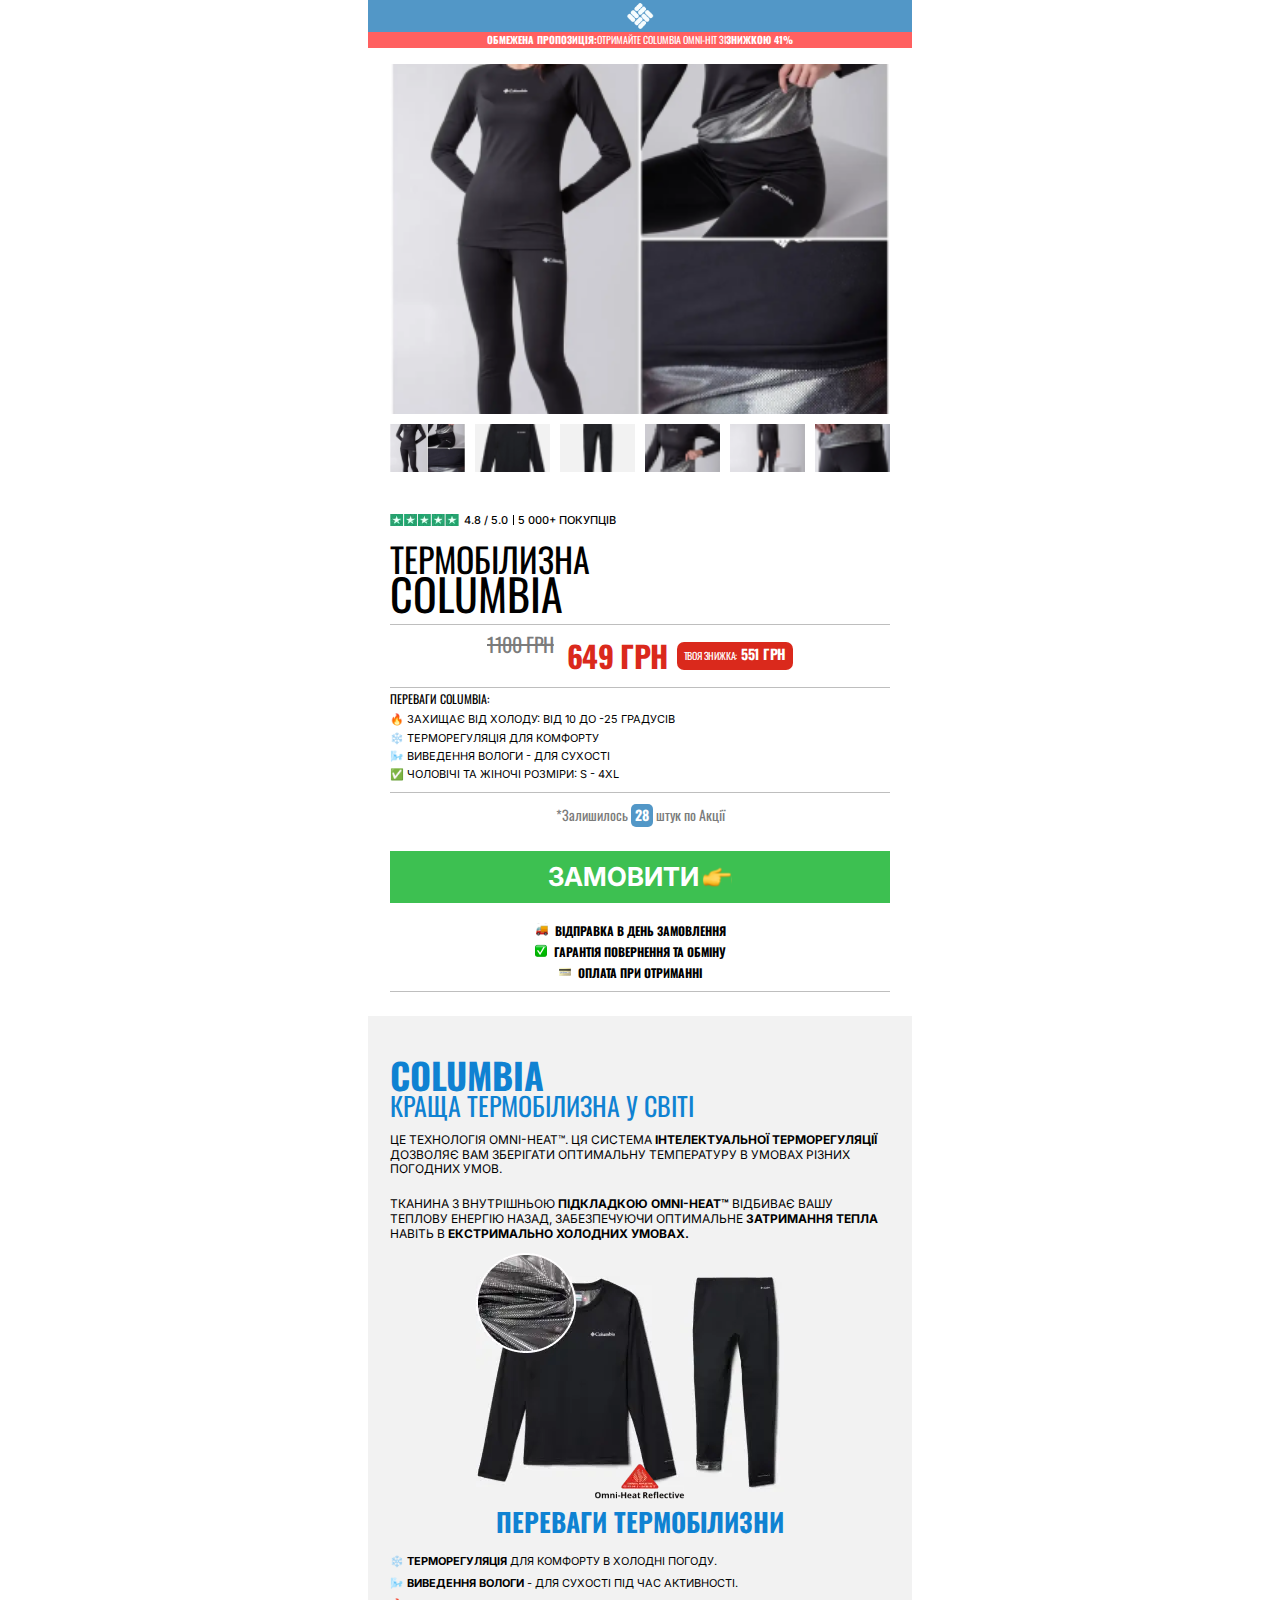
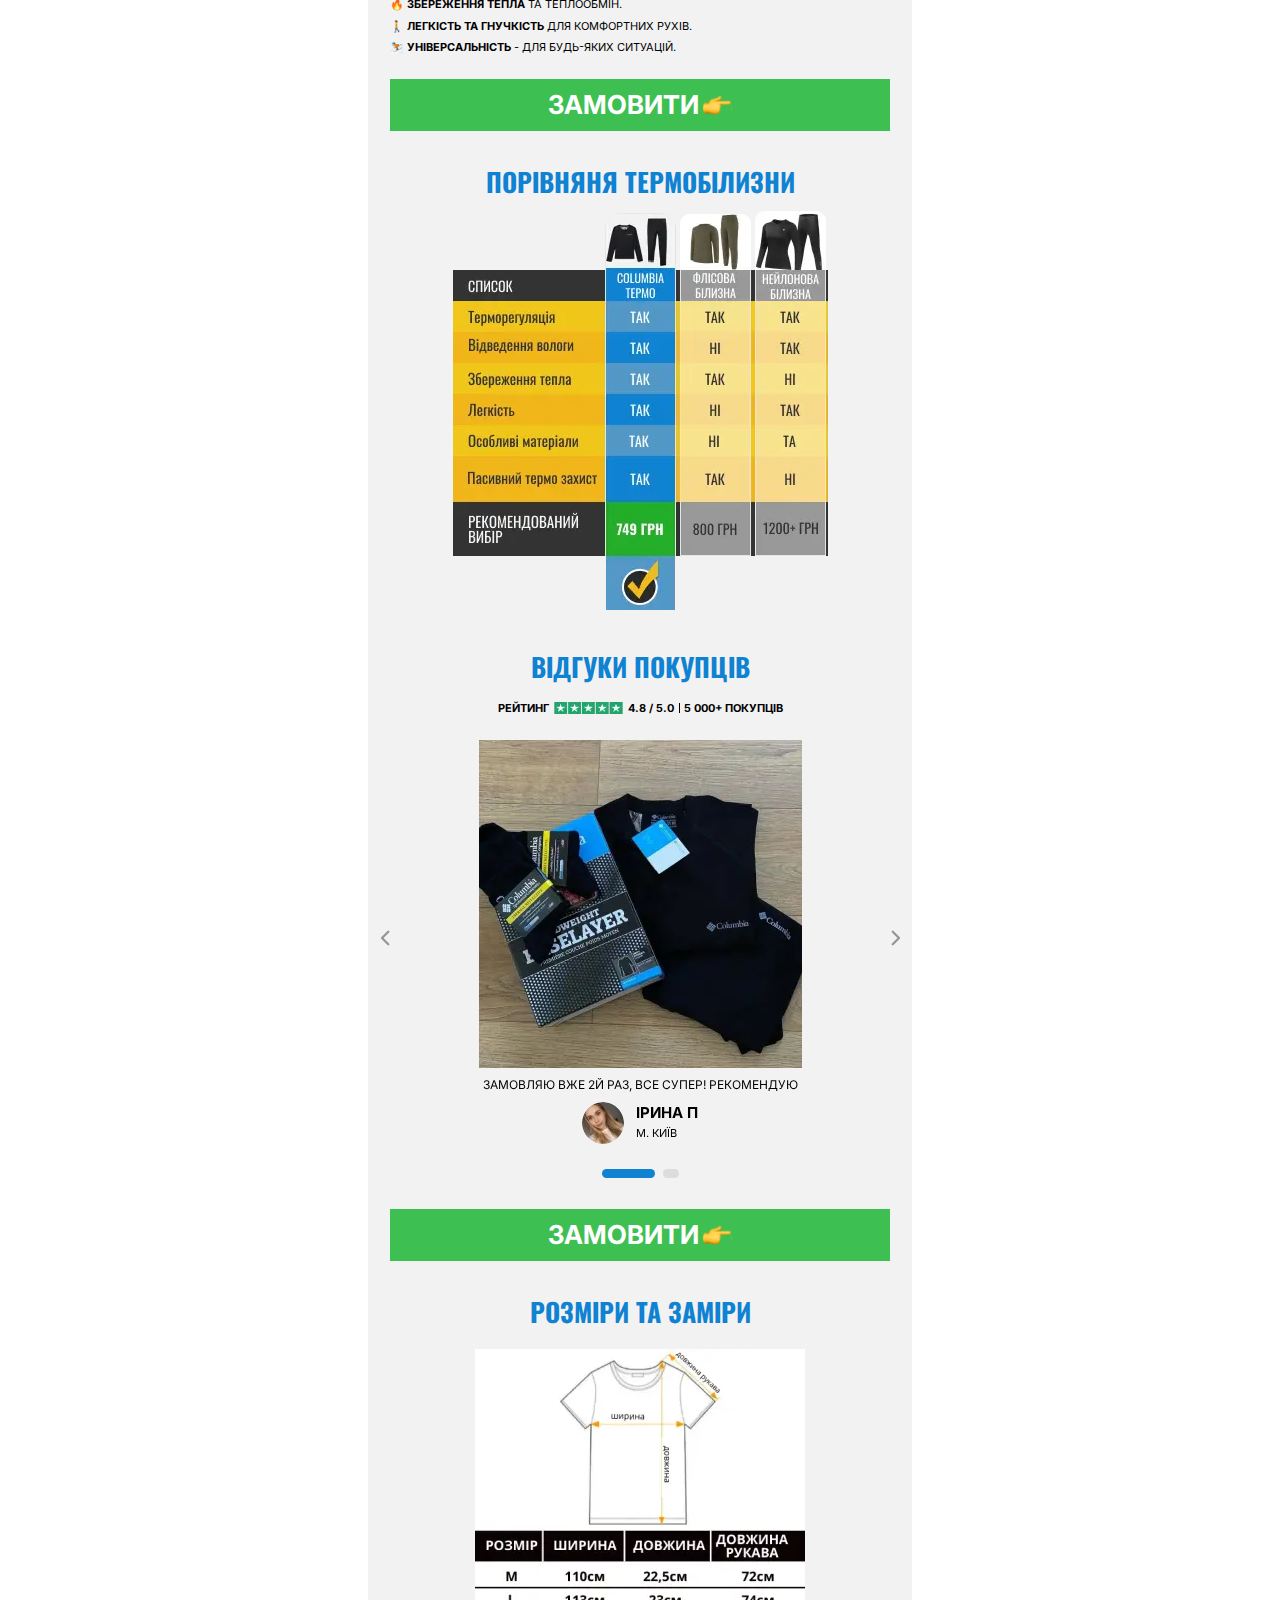
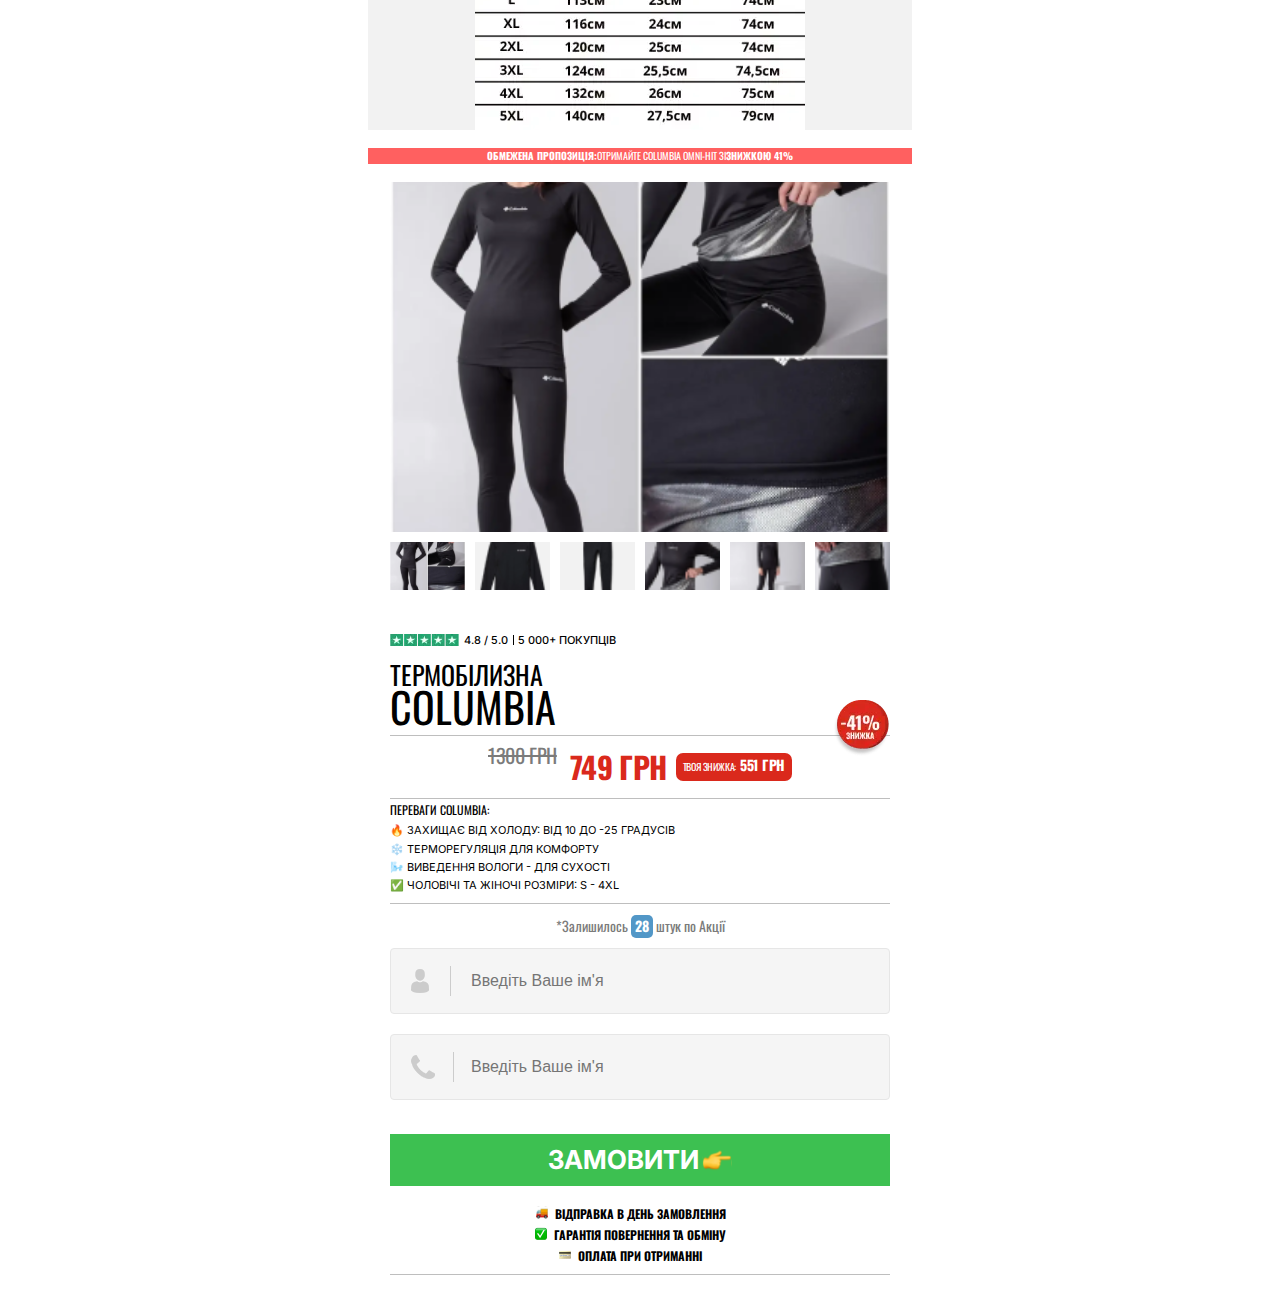
<file: 04-flis.html>
<!doctype html>
<html lang="en">

<head>
	<title>Головна</title>
	<meta charset="UTF-8">
	<meta name="format-detection" content="telephone=no">
	<!-- <style>body{opacity: 0;}</style> -->
	<link rel="stylesheet" href="css/style.min.css?_v=20230822125818">
	<link rel="shortcut icon" href="favicon.ico">
	<!-- <meta name="robots" content="noindex, nofollow"> -->
	<meta name="viewport" content="width=device-width, initial-scale=1.0">
</head>

<body>
	<div class="wrapper">
		<header class="header">
			<div class="header__container">
			</div>
		</header>
		<main class="page">
			<section class="combi-head">
				<article class="combi-head__container">
					<div class="visit__head with-red"><picture><source srcset="img/visit/icon.webp" type="image/webp"><img src="img/visit/icon.png" alt="icon"></picture></div>
					<div class="size__propouse under-blue"><span class="bold">ОБМЕЖЕНА ПРОПОЗИЦІЯ:</span> ОТРИМАЙТЕ COLUMBIA OMNI-HIT ЗІ <span class="bold">ЗНИЖКОЮ 41%</span> </div>
				</article>
			</section>

			<div class="swiper__container madintg-top-sisteen">
				<div class="swiper-container gallery-top-4">
					<div class="swiper-wrapper">
						<div class="swiper-slide" style="
                           background-image: url(&quot;img/swiper/sw-1.png&quot;);
                        "></div>
						<div class="swiper-slide" style="background-image: url(img/swiper/sw-2.png)"></div>
						<div class="swiper-slide" style="background-image: url(img/swiper/sw-3.png)"></div>
						<div class="swiper-slide" style="background-image: url(img/swiper/sw-4.png)"></div>
						<div class="swiper-slide" style="background-image: url(img/swiper/sw-5.png)"></div>
						<div class="swiper-slide" style="background-image: url(img/swiper/sw-6.png)"></div>
					</div>
				</div>
				<div class="swiper-container gallery-thumbs-4">
					<div class="swiper-wrapper">
						<div class="swiper-slide" style="
                           background-image: url(&quot;img/swiper/sw-1.png&quot;);
                        "></div>
						<div class="swiper-slide" style="background-image: url(img/swiper/sw-2.png)"></div>
						<div class="swiper-slide" style="background-image: url(img/swiper/sw-3.png)"></div>
						<div class="swiper-slide" style="background-image: url(img/swiper/sw-4.png)"></div>
						<div class="swiper-slide" style="background-image: url(img/swiper/sw-5.png)"></div>
						<div class="swiper-slide" style="background-image: url(img/swiper/sw-6.png)"></div>
					</div>
				</div>
			</div>

			<section class="page__purchase pt-thity-four purchase">
				<article class="purchase__container">
					<div class="welcom__rating">
						<picture><source srcset="img/welcom/rating.webp" type="image/webp"><img src="img/welcom/rating.png" alt="rating" /></picture> 4.8 /
						5.0 <span class="customers">5 000+ ПОКУПЦІВ</span>
					</div>

					<div class="purchase__title flis-3">
						<h3>ТЕРМОБІЛИЗНА</h3>
						<h2>СOLUMBIA</h2>
					</div>

					<div class="welcom__price">
						<div class="welcom__price_old">1100 грн</div>
						<div class="welcom__price_new">649 грн</div>
						<div class="welcom__price_profit">
							ТВОЯ ЗНИЖКА:<span class="bold"> 551 ГРН </span>
						</div>
					</div>


					<div class="purchase__benefits-cnt">
						<h3 class="purchase__benefits-title">ПЕРЕВАГИ COLUMBIA:</h3>
						<ul class="purchase_benefits">
							<li class="purchase_benefit">
								🔥 Захищає від холоду: від 10 до -25 ГРАДУСІВ
							</li>
							<li class="purchase_benefit">
								❄️ Терморегуляція для комфорту
							</li>
							<li class="purchase_benefit"> 🌬️ Виведення вологи - для сухості </li>
							<li class="purchase_benefit"> ✅ Чоловічі та жіночі розміри: S - 4XL </li>
						</ul>
					</div>

					<div class="welcom__left">
						*Залишилось <span class="bold">28</span> штук по Акції
					</div>

					<div class="welcom__buy">
						<button class="order">
							ЗАМОВИТИ
							<img src="img/welcom/hand-pointing-icon.svg" alt="pointing-xhand" />
						</button>
					</div>

					<ul class="welcom__benefits">
						<li class="welcom__benefit">
							ВІДПРАВКА В ДЕНЬ ЗАМОВЛЕННЯ
						</li>
						<li class="welcom__benefit">
							ГАРАНТІЯ ПОВЕРНЕННЯ ТА ОБМІНУ
						</li>
						<li class="welcom__benefit">ОПЛАТА ПРИ ОТРИМАННІ</li>
					</ul>
				</article>
			</section>

			<section class="page__texnolegy texnolegy flis">
				<article class="texnolegy__container">
					<div class="texnolegy__title">
						<h3>
							<span class="bold">СOLUMBIA</span> <br />
							КРАЩА ТЕРМОБІЛИЗНА У СВІТІ
						</h3>
					</div>
					<div class="texnolegy__text">
						<p>
							це технологія Omni-Heat™. Ця система <span class="bold">інтелектуальної
								терморегуляції</span> дозволяє вам зберігати оптимальну
							температуру в умовах різних погодних умов.
						</p>
						<p>Тканина з
							внутрішньою <span class="bold">підкладкою Omni-Heat™</span> відбиває вашу теплову
							енергію назад, забезпечуючи оптимальне <span class="bold">затримання тепла</span>
							навіть в <span class="bold">ЕКСТРИМАЛЬНО холодних умовах.</span></p>
					</div>

					<div class="texnolegy__images">
						<div class="texnolegy__product-img"><picture><source srcset="img/texnolegis/images-product.webp" type="image/webp"><img src="img/texnolegis/images-product.png" alt="products"></picture></div>
						<div class="texnolegy__logo-img"><picture><source srcset="img/texnolegis/logo-tex.webp" type="image/webp"><img src="img/texnolegis/logo-tex.png" alt="logo"></picture></div>
					</div>

					<div class="texnolegy__benefits-title">ПЕРЕВАГИ ТЕРМОБІЛИЗНИ</div>
					<ul class="texnolegy__benefits">
						<li class="texnolegy__benifit"><span class="bold">❄️ Терморегуляція</span> для комфорту в холодні погоду.</li>
						<li class="texnolegy__benifit"><span class="bold">🌬️ Виведення вологи</span> - для сухості під час активності.</li>
						<li class="texnolegy__benifit"><span class="bold">🔥 Збереження тепла</span> та теплообмін.</li>
						<li class="texnolegy__benifit"><span class="bold">🚶‍️ Легкість та гнучкість</span> для комфортних рухів.</li>
						<li class="texnolegy__benifit"><span class="bold">⛷️ Універсальність</span> - для будь-яких ситуацій.</li>
					</ul>

					<div class="welcom__buy">
						<button class="order">
							ЗАМОВИТИ
							<img src="img/welcom/hand-pointing-icon.svg" alt="pointing-xhand" />
						</button>
					</div>
				</article>
			</section>

			<section class="page__compare compare">
				<article class="compare__container pt-zero">
					<div class="compare__title">ПОРІВНЯНЯ ТЕРМОБІЛИЗНИ</div>
					<div class="compare__table-of-compare">
						<picture><source srcset="img/texnolegis/table.webp" type="image/webp"><img src="img/texnolegis/table.png" alt="table"></picture>
					</div>
				</article>
			</section>


			<section class="page__rewiews rewiews">
				<article class="rewiews__container">
					<div class="rewiews__title">ВІДГУКИ ПОКУПЦІВ </div>

					<div class="welcom__rating">
						РЕЙТИНГ
						<picture><source srcset="img/welcom/rating.webp" type="image/webp"><img src="img/welcom/rating.png" alt="rating" /></picture> 4.8 / 5.0
						<span class="customers">5 000+ ПОКУПЦІВ</span>
					</div>

					<!-- Оболонка слайдера -->
					<div class="rewiews__slider swiper">
						<!-- Частина слайдера, що рухається -->
						<div class="rewiews__wrapper swiper-wrapper">
							<!-- Слайд -->
							<div class="rewiews__slide swiper-slide">
								<picture><source srcset="img/texnolegis/product.webp" type="image/webp"><img class="slide-product" src="img/texnolegis/product.png" alt="product"></picture>
								<div class="rewiews__text">ЗАМОВЛЯЮ ВЖЕ 2й раз, все супер! РЕкомендую</div>
								<div class="rewiews__author">
									<picture><source srcset="img/texnolegis/author.webp" type="image/webp"><img src="img/texnolegis/author.png" alt="author"></picture>
									<div class="rewiews__author-info">
										<div class="rewiews__name">ІРИНА П</div>
										<div class="rewiews__place">М. КИЇВ</div>
									</div>
								</div>
							</div>
							<div class="rewiews__slide swiper-slide">
								<picture><source srcset="img/texnolegis/product.webp" type="image/webp"><img class="slide-product" src="img/texnolegis/product.png" alt="product"></picture>
								<div class="rewiews__text">ЗАМОВЛЯЮ ВЖЕ 2й раз, все супер! РЕкомендую</div>
								<div class="rewiews__author">
									<picture><source srcset="img/texnolegis/author.webp" type="image/webp"><img src="img/texnolegis/author.png" alt="author"></picture>
									<div class="rewiews__author-info">
										<div class="rewiews__name">ІРИНА П</div>
										<div class="rewiews__place">М. КИЇВ</div>
									</div>
								</div>
							</div>
						</div>
						<!-- Якщо потрібна пагінація -->
						<div class="swiper-pagination"></div>
						<!-- Якщо потрібна навігація (ліворуч/праворуч) -->
						<button type="button" class="swiper-button-prev"></button>
						<button type="button" class="swiper-button-next"></button>
					</div>

					<div class="welcom__buy">
						<button class="order">
							ЗАМОВИТИ
							<img src="img/welcom/hand-pointing-icon.svg" alt="pointing-xhand" />
						</button>
					</div>
				</article>
			</section>

			<section class="page__size size">
				<article class="size__container pt-zero">
					<div class="size__title">РОЗМІРИ ТА ЗАМІРИ</div>
					<div class="size__img"><picture><source srcset="img/texnolegis/size.webp" type="image/webp"><img src="img/texnolegis/size.png" alt="sizes"></picture></div>
				</article>
			</section>

			<div class="other__container">
				<div class="size__propouse other-margin"><span class="bold">ОБМЕЖЕНА ПРОПОЗИЦІЯ:</span> ОТРИМАЙТЕ COLUMBIA OMNI-HIT ЗІ <span class="bold">ЗНИЖКОЮ 41%</span> </div>
			</div>


			<section class="page__swiper swiper">
				<div class="swiper__container">
					<div class="swiper-container gallery-top-1">
						<div class="swiper-wrapper">
							<div class="swiper-slide" style="
                              background-image: url(&quot;img/swiper/sw-1.png&quot;);
                           "></div>
							<div class="swiper-slide" style="background-image: url(img/swiper/sw-2.png)"></div>
							<div class="swiper-slide" style="background-image: url(img/swiper/sw-3.png)"></div>
							<div class="swiper-slide" style="background-image: url(img/swiper/sw-4.png)"></div>
							<div class="swiper-slide" style="background-image: url(img/swiper/sw-5.png)"></div>
							<div class="swiper-slide" style="background-image: url(img/swiper/sw-6.png)"></div>
						</div>
					</div>
					<div class="swiper-container gallery-thumbs-1 ">
						<div class="swiper-wrapper">
							<div class="swiper-slide" style="
                              background-image: url(&quot;img/swiper/sw-1.png&quot;);
                           "></div>
							<div class="swiper-slide" style="background-image: url(img/swiper/sw-2.png)"></div>
							<div class="swiper-slide" style="background-image: url(img/swiper/sw-3.png)"></div>
							<div class="swiper-slide" style="background-image: url(img/swiper/sw-4.png)"></div>
							<div class="swiper-slide" style="background-image: url(img/swiper/sw-5.png)"></div>
							<div class="swiper-slide" style="background-image: url(img/swiper/sw-6.png)"></div>
						</div>
					</div>
				</div>
			</section>


			<section class="page__purchase purchase">
				<article class="purchase__container">
					<div class="welcom__rating">
						<picture><source srcset="img/welcom/rating.webp" type="image/webp"><img src="img/welcom/rating.png" alt="rating" /></picture> 4.8 /
						5.0 <span class="customers">5 000+ ПОКУПЦІВ</span>
					</div>

					<div class="purchase__title flis">
						<h3>ТЕРМОБІЛИЗНА</h3>
						<h2>СOLUMBIA</h2>
						<picture><source srcset="img/purchase/sale.webp" type="image/webp"><img class="purchase__sale" src="img/purchase/sale.png" alt="sale"></picture>
					</div>

					<div class="welcom__price">
						<div class="welcom__price_old">1300 грн</div>
						<div class="welcom__price_new">749 грн</div>
						<div class="welcom__price_profit">
							ТВОЯ ЗНИЖКА:<span class="bold"> 551 ГРН </span>
						</div>
					</div>

					<div class="purchase__benefits-cnt">
						<h3 class="purchase__benefits-title">ПЕРЕВАГИ COLUMBIA:</h3>
						<ul class="purchase_benefits">
							<li class="purchase_benefit">
								🔥 Захищає від холоду: від 10 до -25 ГРАДУСІВ
							</li>
							<li class="purchase_benefit">
								❄️ Терморегуляція для комфорту
							</li>
							<li class="purchase_benefit"> 🌬️ Виведення вологи - для сухості </li>
							<li class="purchase_benefit"> ✅ Чоловічі та жіночі розміри: S - 4XL </li>
						</ul>
					</div>

					<div class="welcom__left">
						*Залишилось <span class="bold">28</span> штук по Акції
					</div>

					<form class="purchase__form">
						<input class="purchase__name" type="text" placeholder="Введіть Ваше ім'я">
						<input class="purchase__phone" type="tel" placeholder="Введіть Ваше ім'я">
					</form>

					<div class="welcom__buy">
						<button class="order">
							ЗАМОВИТИ
							<img src="img/welcom/hand-pointing-icon.svg" alt="pointing-xhand" />
						</button>
					</div>

					<ul class="welcom__benefits">
						<li class="welcom__benefit">
							ВІДПРАВКА В ДЕНЬ ЗАМОВЛЕННЯ
						</li>
						<li class="welcom__benefit">
							ГАРАНТІЯ ПОВЕРНЕННЯ ТА ОБМІНУ
						</li>
						<li class="welcom__benefit">ОПЛАТА ПРИ ОТРИМАННІ</li>
					</ul>
				</article>
			</section>
		</main>
		<footer class="footer">
			<div class="footer__container">
			</div>
		</footer>
	</div>
	<script src="https://unpkg.com/swiper/swiper-bundle.min.js?_v=20230822125818"></script>
	<script src="js/app.min.js?_v=20230822125818"></script>

</body>

</html>
</file>
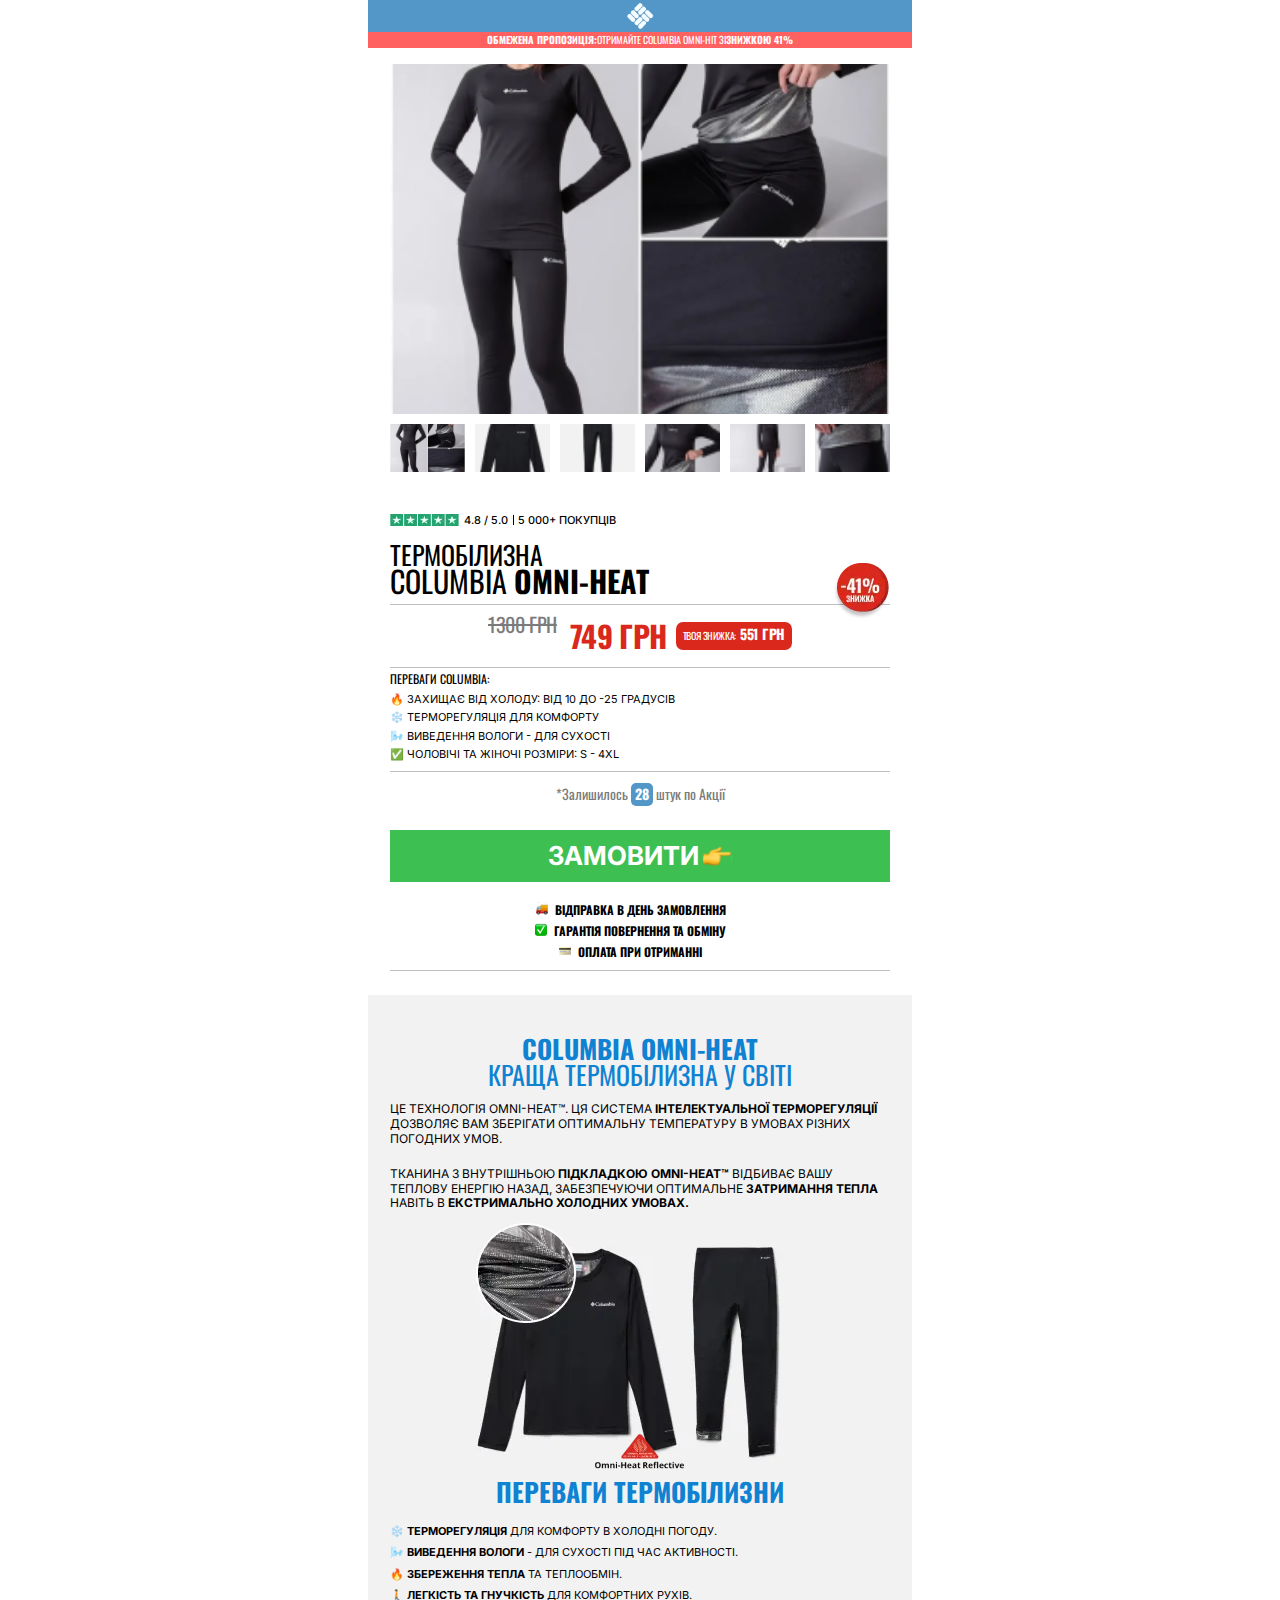
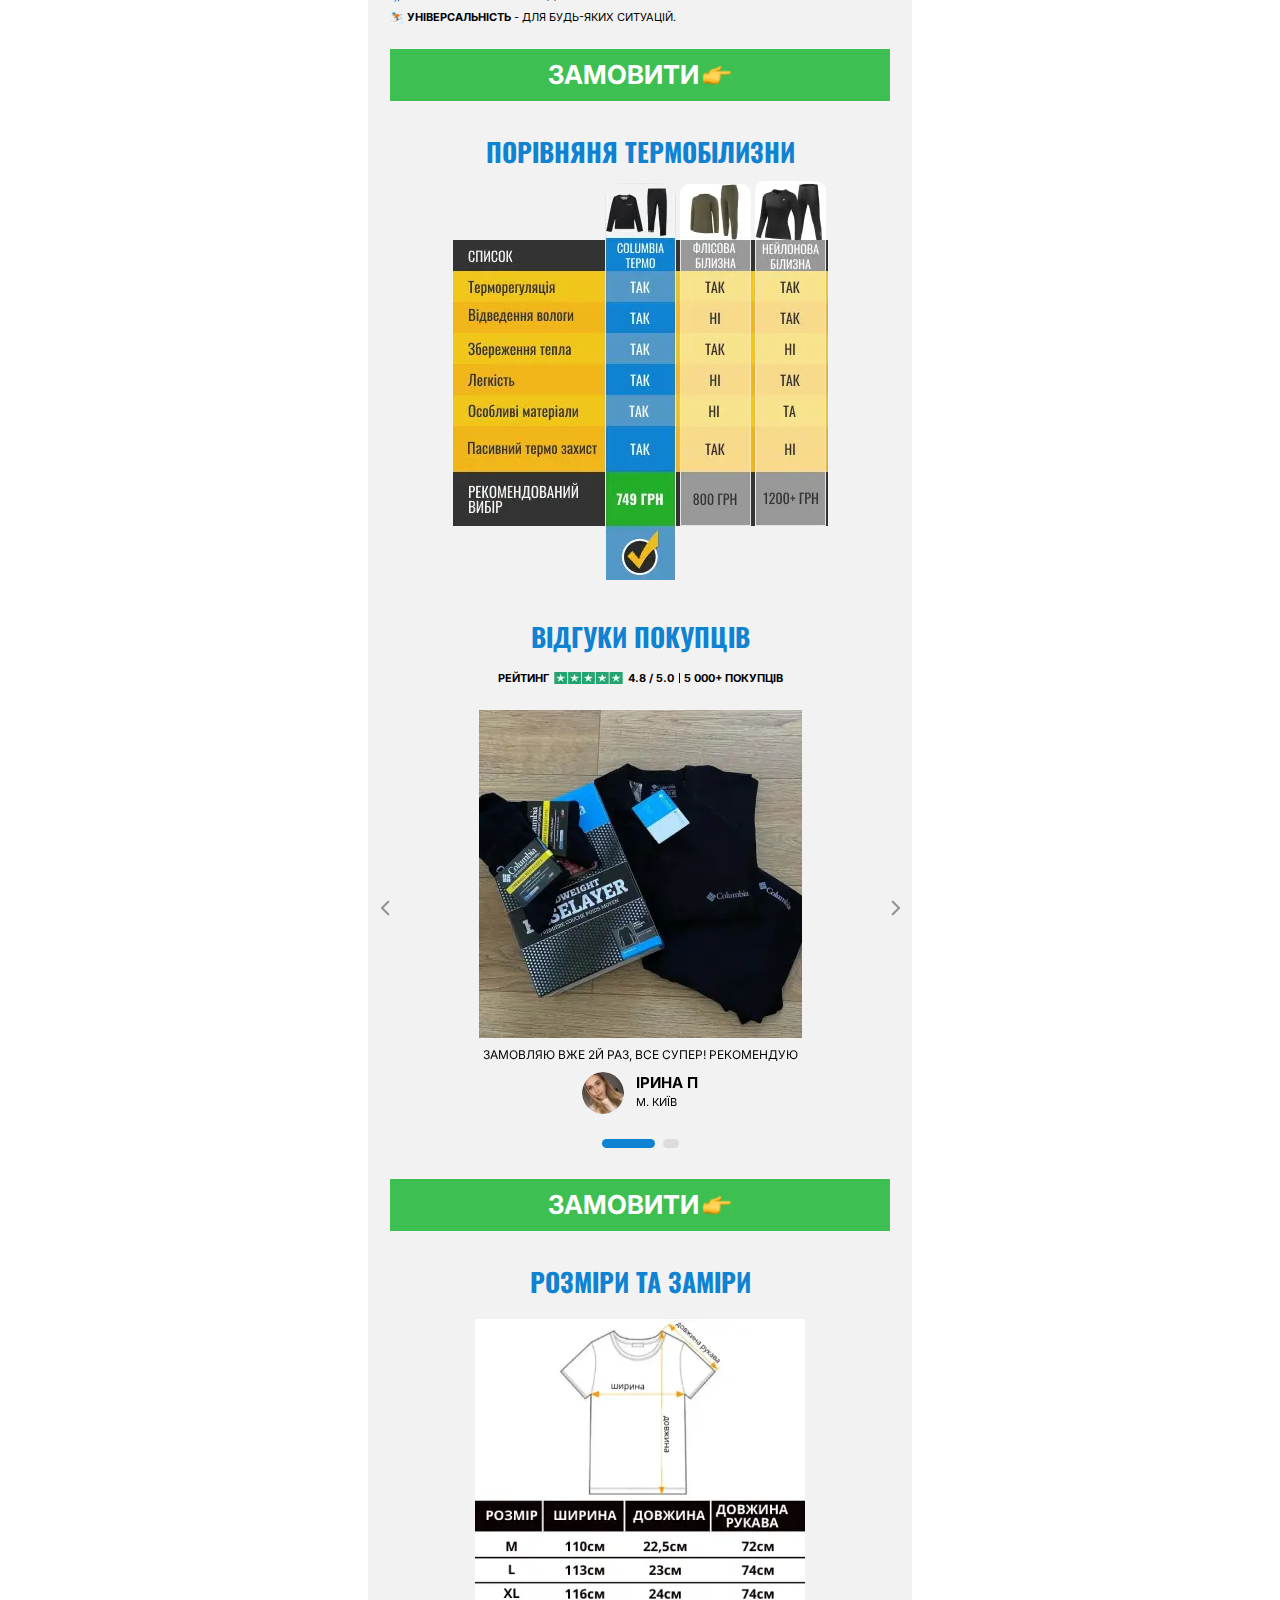
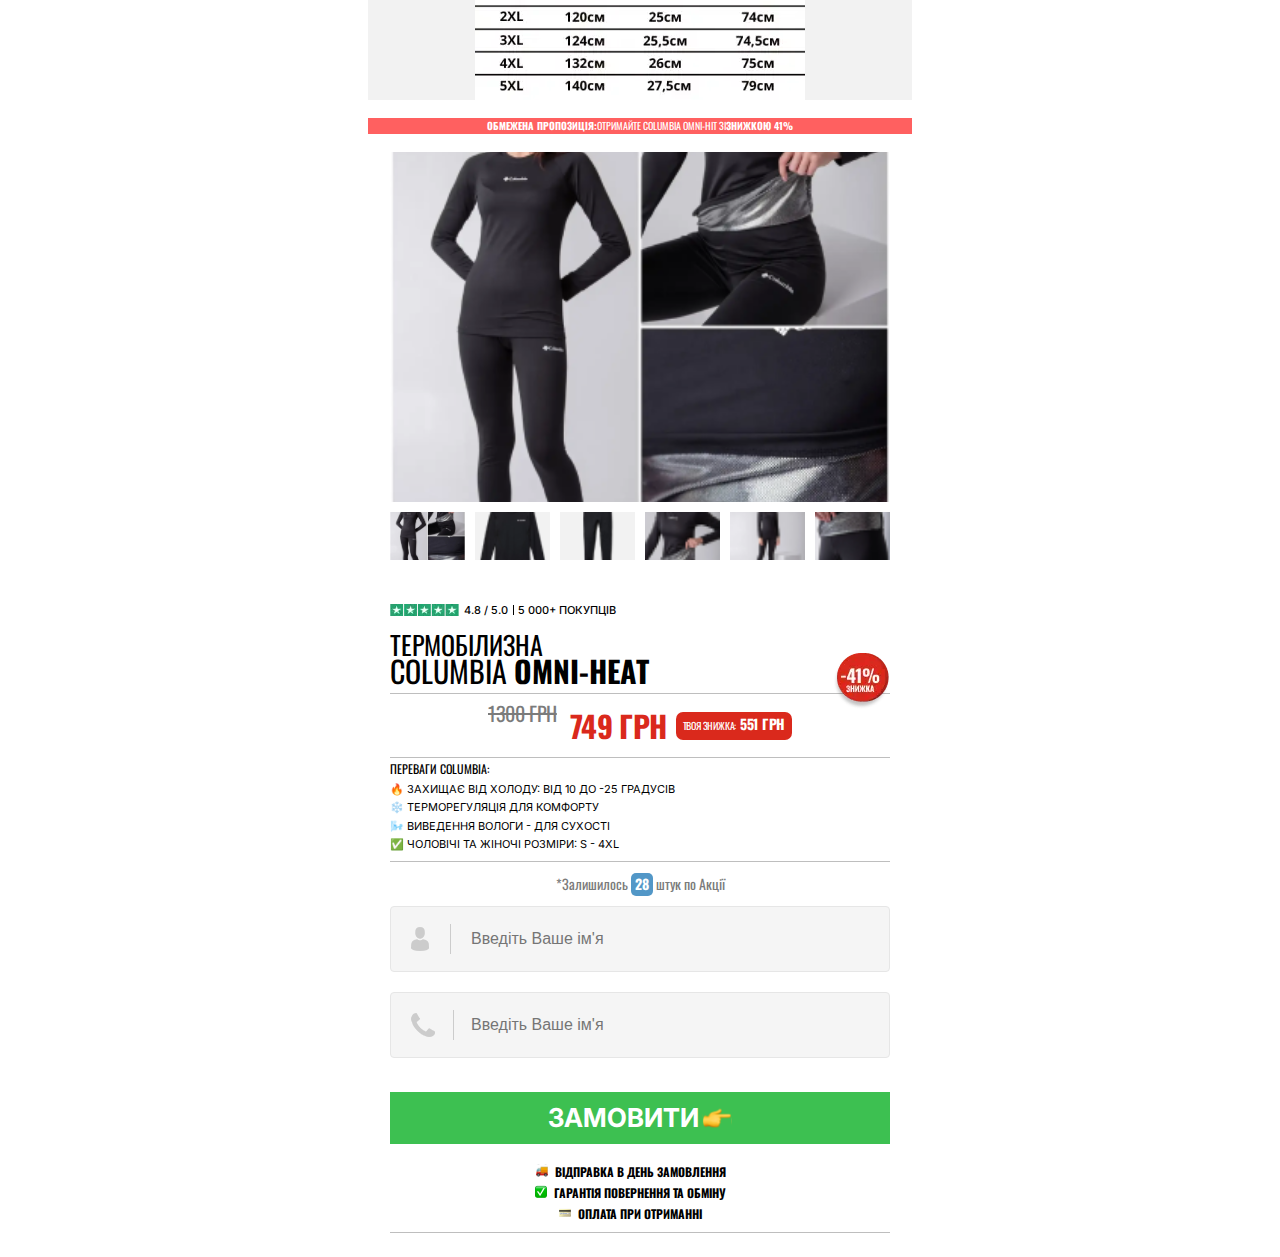
<file: 04-omni.html>
<!doctype html>
<html lang="en">

<head>
	<title>Головна</title>
	<meta charset="UTF-8">
	<meta name="format-detection" content="telephone=no">
	<!-- <style>body{opacity: 0;}</style> -->
	<link rel="stylesheet" href="css/style.min.css?_v=20230822125818">
	<link rel="shortcut icon" href="favicon.ico">
	<!-- <meta name="robots" content="noindex, nofollow"> -->
	<meta name="viewport" content="width=device-width, initial-scale=1.0">
</head>

<body>
	<div class="wrapper">
		<header class="header">
			<div class="header__container">
			</div>
		</header>
		<main class="page">
			<section class="combi-head">
				<article class="combi-head__container">
					<div class="visit__head with-red"><picture><source srcset="img/visit/icon.webp" type="image/webp"><img src="img/visit/icon.png" alt="icon"></picture></div>
					<div class="size__propouse under-blue"><span class="bold">ОБМЕЖЕНА ПРОПОЗИЦІЯ:</span> ОТРИМАЙТЕ COLUMBIA OMNI-HIT ЗІ <span class="bold">ЗНИЖКОЮ 41%</span> </div>
				</article>
			</section>

			<div class="swiper__container madintg-top-sisteen">
				<div class="swiper-container gallery-top-4">
					<div class="swiper-wrapper">
						<div class="swiper-slide" style="
                           background-image: url(&quot;img/swiper/sw-1.png&quot;);
                        "></div>
						<div class="swiper-slide" style="background-image: url(img/swiper/sw-2.png)"></div>
						<div class="swiper-slide" style="background-image: url(img/swiper/sw-3.png)"></div>
						<div class="swiper-slide" style="background-image: url(img/swiper/sw-4.png)"></div>
						<div class="swiper-slide" style="background-image: url(img/swiper/sw-5.png)"></div>
						<div class="swiper-slide" style="background-image: url(img/swiper/sw-6.png)"></div>
					</div>
				</div>
				<div class="swiper-container gallery-thumbs-4">
					<div class="swiper-wrapper">
						<div class="swiper-slide" style="
                           background-image: url(&quot;img/swiper/sw-1.png&quot;);
                        "></div>
						<div class="swiper-slide" style="background-image: url(img/swiper/sw-2.png)"></div>
						<div class="swiper-slide" style="background-image: url(img/swiper/sw-3.png)"></div>
						<div class="swiper-slide" style="background-image: url(img/swiper/sw-4.png)"></div>
						<div class="swiper-slide" style="background-image: url(img/swiper/sw-5.png)"></div>
						<div class="swiper-slide" style="background-image: url(img/swiper/sw-6.png)"></div>
					</div>
				</div>
			</div>

			<section class="page__purchase pt-thity-four purchase">
				<article class="purchase__container">
					<div class="welcom__rating">
						<picture><source srcset="img/welcom/rating.webp" type="image/webp"><img src="img/welcom/rating.png" alt="rating" /></picture> 4.8 /
						5.0 <span class="customers">5 000+ ПОКУПЦІВ</span>
					</div>

					<div class="purchase__title">
						<h3>ТЕРМОБІЛИЗНА</h3>
						<h2>СOLUMBIA <span class="bold">OMNI-HEAT </span></h2>
						<picture><source srcset="img/purchase/sale.webp" type="image/webp"><img class="purchase__sale" src="img/purchase/sale.png" alt="sale"></picture>
					</div>

					<div class="welcom__price">
						<div class="welcom__price_old">1300 грн</div>
						<div class="welcom__price_new">749 грн</div>
						<div class="welcom__price_profit">
							ТВОЯ ЗНИЖКА:<span class="bold"> 551 ГРН </span>
						</div>
					</div>

					<div class="purchase__benefits-cnt">
						<h3 class="purchase__benefits-title">ПЕРЕВАГИ COLUMBIA:</h3>
						<ul class="purchase_benefits">
							<li class="purchase_benefit">
								🔥 Захищає від холоду: від 10 до -25 ГРАДУСІВ
							</li>
							<li class="purchase_benefit">
								❄️ Терморегуляція для комфорту
							</li>
							<li class="purchase_benefit"> 🌬️ Виведення вологи - для сухості </li>
							<li class="purchase_benefit"> ✅ Чоловічі та жіночі розміри: S - 4XL </li>
						</ul>
					</div>

					<div class="welcom__left">
						*Залишилось <span class="bold">28</span> штук по Акції
					</div>

					<div class="welcom__buy">
						<button class="order">
							ЗАМОВИТИ
							<img src="img/welcom/hand-pointing-icon.svg" alt="pointing-xhand" />
						</button>
					</div>

					<ul class="welcom__benefits">
						<li class="welcom__benefit">
							ВІДПРАВКА В ДЕНЬ ЗАМОВЛЕННЯ
						</li>
						<li class="welcom__benefit">
							ГАРАНТІЯ ПОВЕРНЕННЯ ТА ОБМІНУ
						</li>
						<li class="welcom__benefit">ОПЛАТА ПРИ ОТРИМАННІ</li>
					</ul>
				</article>
			</section>

			<section class="page__texnolegy texnolegy">
				<article class="texnolegy__container">
					<div class="texnolegy__title">
						<h3>
							<span class="bold">СOLUMBIA OMNI-HEAT</span> <br />
							КРАЩА ТЕРМОБІЛИЗНА У СВІТІ
						</h3>
					</div>
					<div class="texnolegy__text">
						<p>
							це технологія Omni-Heat™. Ця система <span class="bold">інтелектуальної
								терморегуляції</span> дозволяє вам зберігати оптимальну
							температуру в умовах різних погодних умов.
						</p>
						<p>Тканина з
							внутрішньою <span class="bold">підкладкою Omni-Heat™</span> відбиває вашу теплову
							енергію назад, забезпечуючи оптимальне <span class="bold">затримання тепла</span>
							навіть в <span class="bold">ЕКСТРИМАЛЬНО холодних умовах.</span></p>
					</div>

					<div class="texnolegy__images">
						<div class="texnolegy__product-img"><picture><source srcset="img/texnolegis/images-product.webp" type="image/webp"><img src="img/texnolegis/images-product.png" alt="products"></picture></div>
						<div class="texnolegy__logo-img"><picture><source srcset="img/texnolegis/logo-tex.webp" type="image/webp"><img src="img/texnolegis/logo-tex.png" alt="logo"></picture></div>
					</div>

					<div class="texnolegy__benefits-title">ПЕРЕВАГИ ТЕРМОБІЛИЗНИ</div>
					<ul class="texnolegy__benefits">
						<li class="texnolegy__benifit"><span class="bold">❄️ Терморегуляція</span> для комфорту в холодні погоду.</li>
						<li class="texnolegy__benifit"><span class="bold">🌬️ Виведення вологи</span> - для сухості під час активності.</li>
						<li class="texnolegy__benifit"><span class="bold">🔥 Збереження тепла</span> та теплообмін.</li>
						<li class="texnolegy__benifit"><span class="bold">🚶‍️ Легкість та гнучкість</span> для комфортних рухів.</li>
						<li class="texnolegy__benifit"><span class="bold">⛷️ Універсальність</span> - для будь-яких ситуацій.</li>
					</ul>

					<div class="welcom__buy">
						<button class="order">
							ЗАМОВИТИ
							<img src="img/welcom/hand-pointing-icon.svg" alt="pointing-xhand" />
						</button>
					</div>
				</article>
			</section>

			<section class="page__compare compare">
				<article class="compare__container pt-zero">
					<div class="compare__title">ПОРІВНЯНЯ ТЕРМОБІЛИЗНИ</div>
					<div class="compare__table-of-compare">
						<picture><source srcset="img/texnolegis/table.webp" type="image/webp"><img src="img/texnolegis/table.png" alt="table"></picture>
					</div>
				</article>
			</section>


			<section class="page__rewiews rewiews">
				<article class="rewiews__container">
					<div class="rewiews__title">ВІДГУКИ ПОКУПЦІВ </div>

					<div class="welcom__rating">
						РЕЙТИНГ
						<picture><source srcset="img/welcom/rating.webp" type="image/webp"><img src="img/welcom/rating.png" alt="rating" /></picture> 4.8 / 5.0
						<span class="customers">5 000+ ПОКУПЦІВ</span>
					</div>

					<!-- Оболонка слайдера -->
					<div class="rewiews__slider swiper">
						<!-- Частина слайдера, що рухається -->
						<div class="rewiews__wrapper swiper-wrapper">
							<!-- Слайд -->
							<div class="rewiews__slide swiper-slide">
								<picture><source srcset="img/texnolegis/product.webp" type="image/webp"><img class="slide-product" src="img/texnolegis/product.png" alt="product"></picture>
								<div class="rewiews__text">ЗАМОВЛЯЮ ВЖЕ 2й раз, все супер! РЕкомендую</div>
								<div class="rewiews__author">
									<picture><source srcset="img/texnolegis/author.webp" type="image/webp"><img src="img/texnolegis/author.png" alt="author"></picture>
									<div class="rewiews__author-info">
										<div class="rewiews__name">ІРИНА П</div>
										<div class="rewiews__place">М. КИЇВ</div>
									</div>
								</div>
							</div>
							<div class="rewiews__slide swiper-slide">
								<picture><source srcset="img/texnolegis/product.webp" type="image/webp"><img class="slide-product" src="img/texnolegis/product.png" alt="product"></picture>
								<div class="rewiews__text">ЗАМОВЛЯЮ ВЖЕ 2й раз, все супер! РЕкомендую</div>
								<div class="rewiews__author">
									<picture><source srcset="img/texnolegis/author.webp" type="image/webp"><img src="img/texnolegis/author.png" alt="author"></picture>
									<div class="rewiews__author-info">
										<div class="rewiews__name">ІРИНА П</div>
										<div class="rewiews__place">М. КИЇВ</div>
									</div>
								</div>
							</div>
						</div>
						<!-- Якщо потрібна пагінація -->
						<div class="swiper-pagination"></div>
						<!-- Якщо потрібна навігація (ліворуч/праворуч) -->
						<button type="button" class="swiper-button-prev"></button>
						<button type="button" class="swiper-button-next"></button>
					</div>

					<div class="welcom__buy">
						<button class="order">
							ЗАМОВИТИ
							<img src="img/welcom/hand-pointing-icon.svg" alt="pointing-xhand" />
						</button>
					</div>
				</article>
			</section>

			<section class="page__size size">
				<article class="size__container pt-zero">
					<div class="size__title">РОЗМІРИ ТА ЗАМІРИ</div>
					<div class="size__img"><picture><source srcset="img/texnolegis/size.webp" type="image/webp"><img src="img/texnolegis/size.png" alt="sizes"></picture></div>
				</article>
			</section>

			<div class="other__container">
				<div class="size__propouse other-margin"><span class="bold">ОБМЕЖЕНА ПРОПОЗИЦІЯ:</span> ОТРИМАЙТЕ COLUMBIA OMNI-HIT ЗІ <span class="bold">ЗНИЖКОЮ 41%</span> </div>
			</div>


			<section class="page__swiper swiper">
				<div class="swiper__container">
					<div class="swiper-container gallery-top-1">
						<div class="swiper-wrapper">
							<div class="swiper-slide" style="
                              background-image: url(&quot;img/swiper/sw-1.png&quot;);
                           "></div>
							<div class="swiper-slide" style="background-image: url(img/swiper/sw-2.png)"></div>
							<div class="swiper-slide" style="background-image: url(img/swiper/sw-3.png)"></div>
							<div class="swiper-slide" style="background-image: url(img/swiper/sw-4.png)"></div>
							<div class="swiper-slide" style="background-image: url(img/swiper/sw-5.png)"></div>
							<div class="swiper-slide" style="background-image: url(img/swiper/sw-6.png)"></div>
						</div>
					</div>
					<div class="swiper-container gallery-thumbs-1 ">
						<div class="swiper-wrapper">
							<div class="swiper-slide" style="
                              background-image: url(&quot;img/swiper/sw-1.png&quot;);
                           "></div>
							<div class="swiper-slide" style="background-image: url(img/swiper/sw-2.png)"></div>
							<div class="swiper-slide" style="background-image: url(img/swiper/sw-3.png)"></div>
							<div class="swiper-slide" style="background-image: url(img/swiper/sw-4.png)"></div>
							<div class="swiper-slide" style="background-image: url(img/swiper/sw-5.png)"></div>
							<div class="swiper-slide" style="background-image: url(img/swiper/sw-6.png)"></div>
						</div>
					</div>
				</div>
			</section>


			<section class="page__purchase purchase">
				<article class="purchase__container">
					<div class="welcom__rating">
						<picture><source srcset="img/welcom/rating.webp" type="image/webp"><img src="img/welcom/rating.png" alt="rating" /></picture> 4.8 /
						5.0 <span class="customers">5 000+ ПОКУПЦІВ</span>
					</div>

					<div class="purchase__title">
						<h3>ТЕРМОБІЛИЗНА</h3>
						<h2>СOLUMBIA <span class="bold">OMNI-HEAT </span></h2>
						<picture><source srcset="img/purchase/sale.webp" type="image/webp"><img class="purchase__sale" src="img/purchase/sale.png" alt="sale"></picture>
					</div>

					<div class="welcom__price">
						<div class="welcom__price_old">1300 грн</div>
						<div class="welcom__price_new">749 грн</div>
						<div class="welcom__price_profit">
							ТВОЯ ЗНИЖКА:<span class="bold"> 551 ГРН </span>
						</div>
					</div>

					<div class="purchase__benefits-cnt">
						<h3 class="purchase__benefits-title">ПЕРЕВАГИ COLUMBIA:</h3>
						<ul class="purchase_benefits">
							<li class="purchase_benefit">
								🔥 Захищає від холоду: від 10 до -25 ГРАДУСІВ
							</li>
							<li class="purchase_benefit">
								❄️ Терморегуляція для комфорту
							</li>
							<li class="purchase_benefit"> 🌬️ Виведення вологи - для сухості </li>
							<li class="purchase_benefit"> ✅ Чоловічі та жіночі розміри: S - 4XL </li>
						</ul>
					</div>

					<div class="welcom__left">
						*Залишилось <span class="bold">28</span> штук по Акції
					</div>

					<form class="purchase__form">
						<input class="purchase__name" type="text" placeholder="Введіть Ваше ім'я">
						<input class="purchase__phone" type="tel" placeholder="Введіть Ваше ім'я">
					</form>

					<div class="welcom__buy">
						<button class="order">
							ЗАМОВИТИ
							<img src="img/welcom/hand-pointing-icon.svg" alt="pointing-xhand" />
						</button>
					</div>

					<ul class="welcom__benefits">
						<li class="welcom__benefit">
							ВІДПРАВКА В ДЕНЬ ЗАМОВЛЕННЯ
						</li>
						<li class="welcom__benefit">
							ГАРАНТІЯ ПОВЕРНЕННЯ ТА ОБМІНУ
						</li>
						<li class="welcom__benefit">ОПЛАТА ПРИ ОТРИМАННІ</li>
					</ul>
				</article>
			</section>
		</main>
		<footer class="footer">
			<div class="footer__container">
			</div>
		</footer>
	</div>
	<script src="https://unpkg.com/swiper/swiper-bundle.min.js?_v=20230822125818"></script>
	<script src="js/app.min.js?_v=20230822125818"></script>

</body>

</html>
</file>
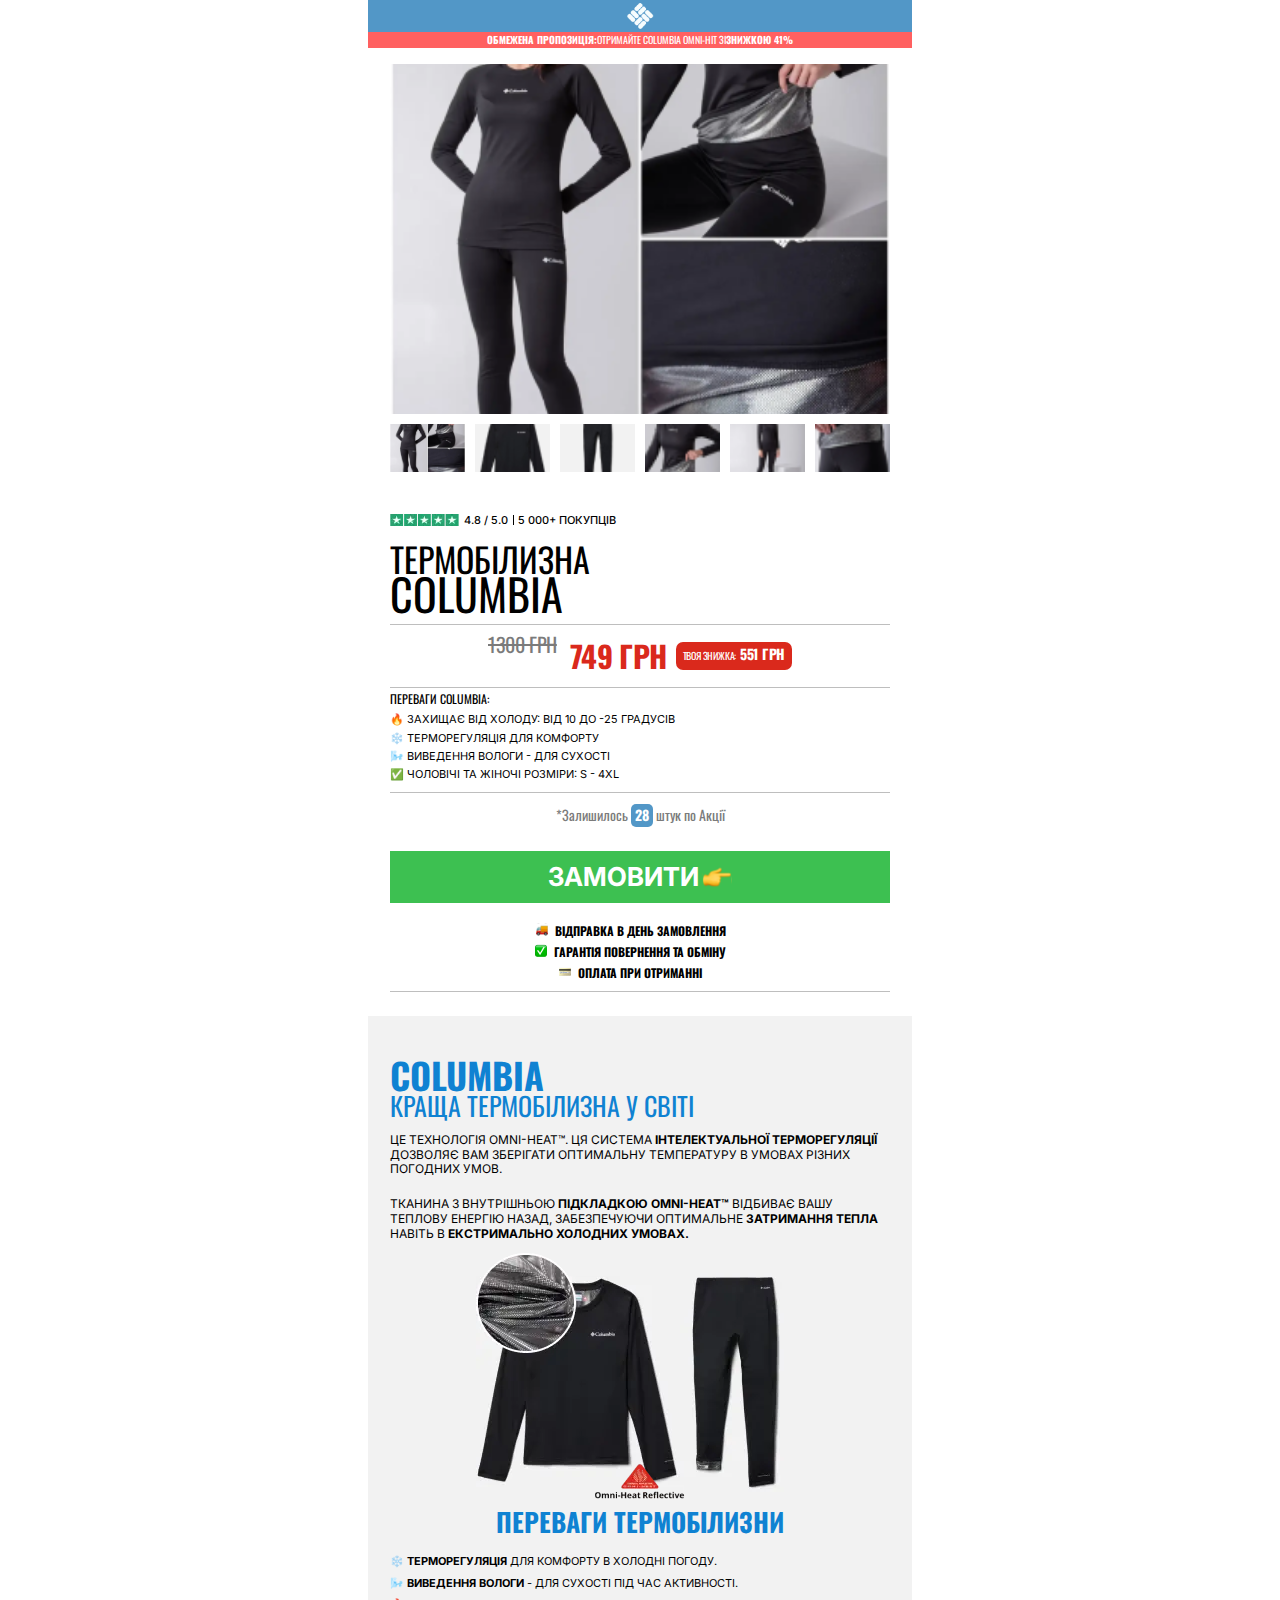
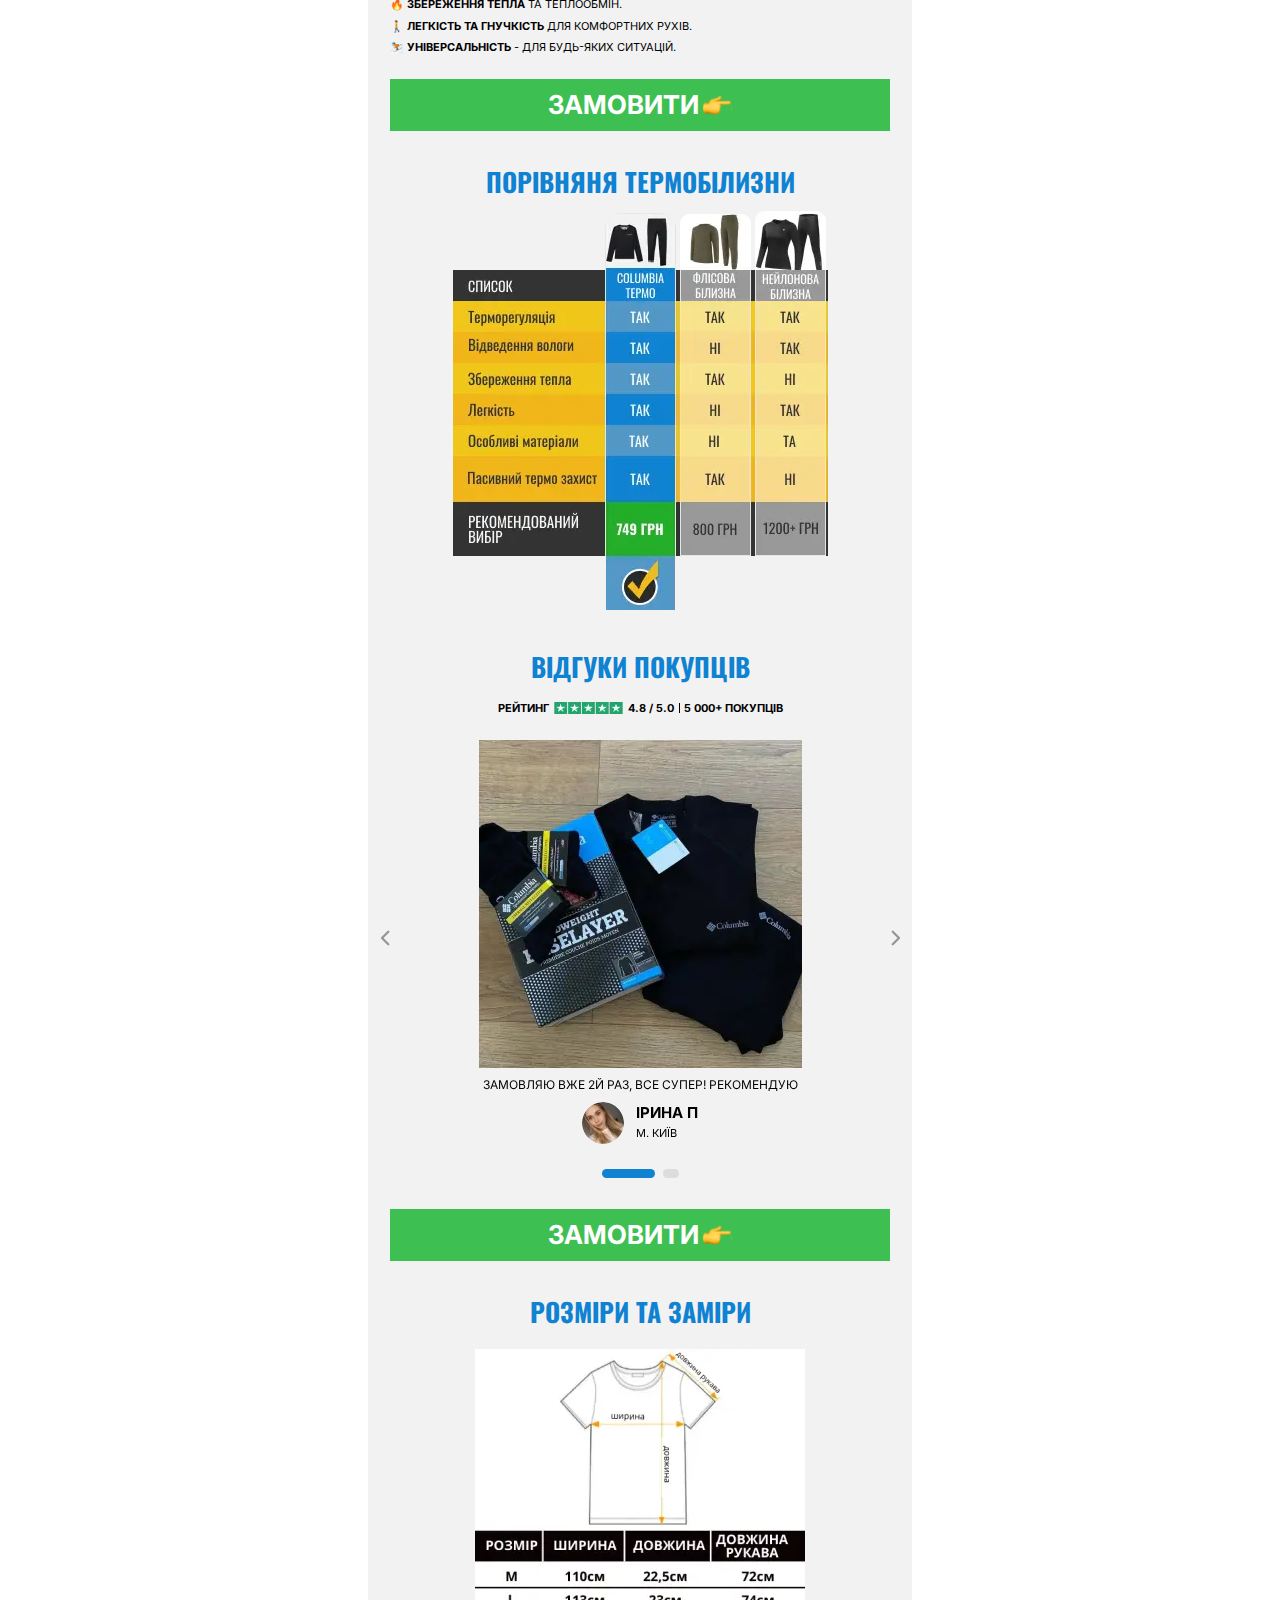
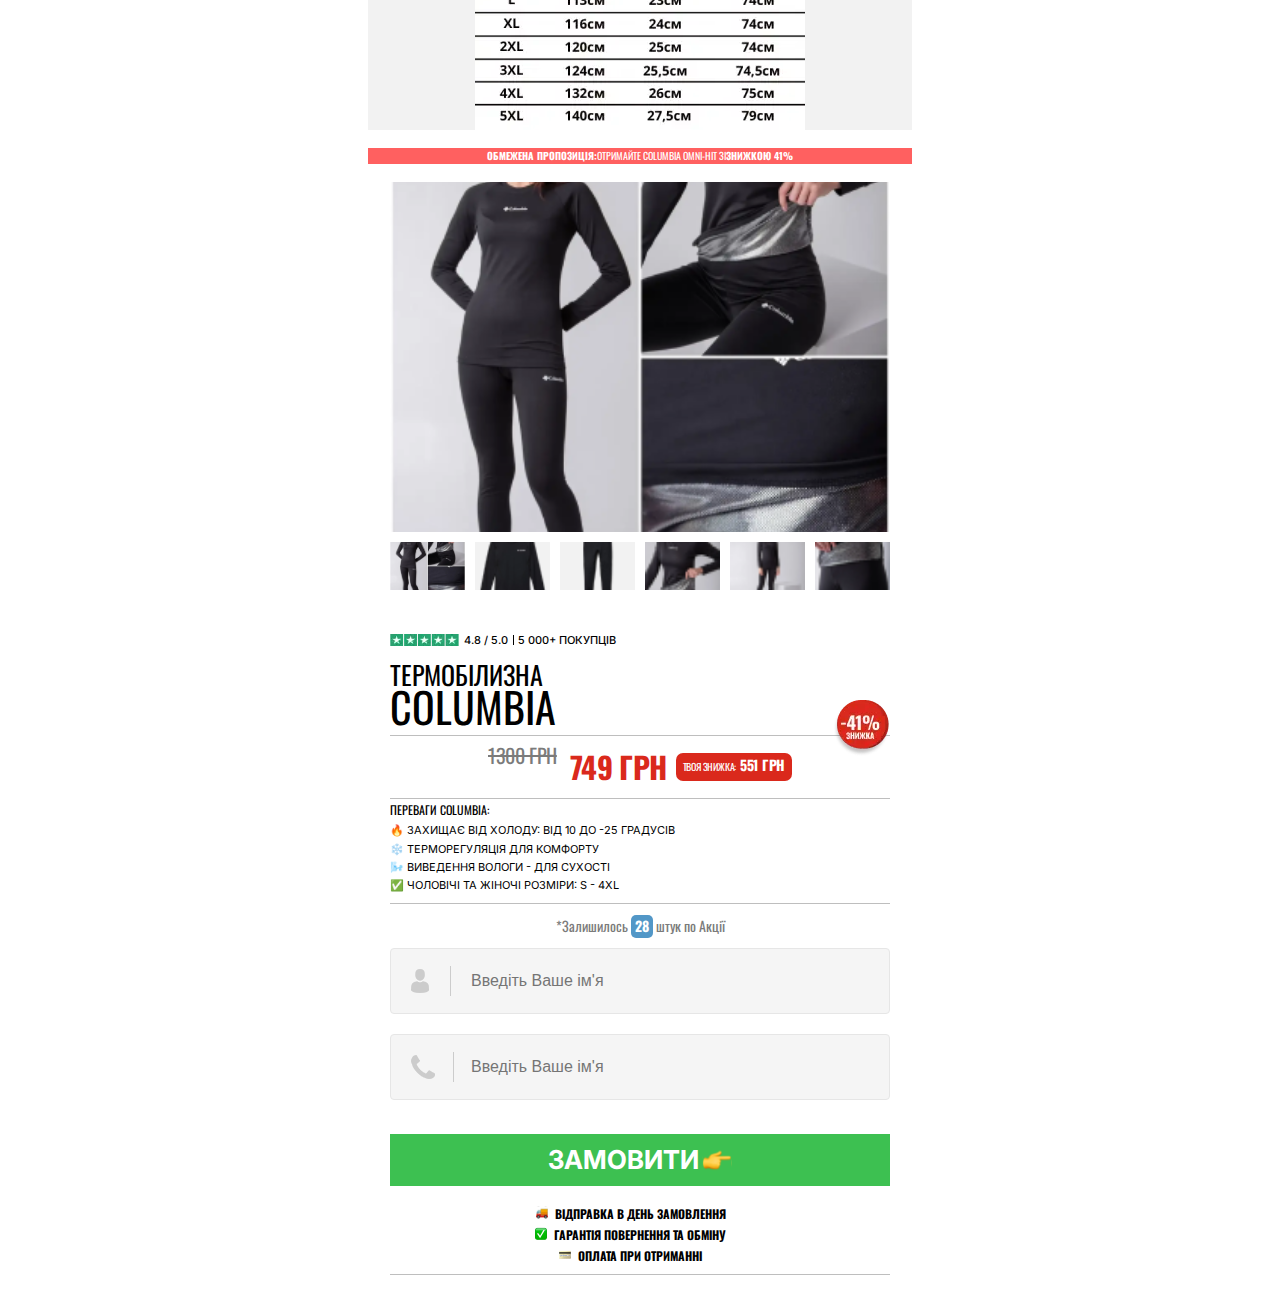
<file: 04-tactick.html>
<!doctype html>
<html lang="en">

<head>
	<title>Головна</title>
	<meta charset="UTF-8">
	<meta name="format-detection" content="telephone=no">
	<!-- <style>body{opacity: 0;}</style> -->
	<link rel="stylesheet" href="css/style.min.css?_v=20230822125818">
	<link rel="shortcut icon" href="favicon.ico">
	<!-- <meta name="robots" content="noindex, nofollow"> -->
	<meta name="viewport" content="width=device-width, initial-scale=1.0">
</head>

<body>
	<div class="wrapper">
		<header class="header">
			<div class="header__container">
			</div>
		</header>
		<main class="page">
			<section class="combi-head">
				<article class="combi-head__container">
					<div class="visit__head with-red"><picture><source srcset="img/visit/icon.webp" type="image/webp"><img src="img/visit/icon.png" alt="icon"></picture></div>
					<div class="size__propouse under-blue"><span class="bold">ОБМЕЖЕНА ПРОПОЗИЦІЯ:</span> ОТРИМАЙТЕ COLUMBIA OMNI-HIT ЗІ <span class="bold">ЗНИЖКОЮ 41%</span> </div>
				</article>
			</section>

			<div class="swiper__container madintg-top-sisteen">
				<div class="swiper-container gallery-top-4">
					<div class="swiper-wrapper">
						<div class="swiper-slide" style="
                           background-image: url(&quot;img/swiper/sw-1.png&quot;);
                        "></div>
						<div class="swiper-slide" style="background-image: url(img/swiper/sw-2.png)"></div>
						<div class="swiper-slide" style="background-image: url(img/swiper/sw-3.png)"></div>
						<div class="swiper-slide" style="background-image: url(img/swiper/sw-4.png)"></div>
						<div class="swiper-slide" style="background-image: url(img/swiper/sw-5.png)"></div>
						<div class="swiper-slide" style="background-image: url(img/swiper/sw-6.png)"></div>
					</div>
				</div>
				<div class="swiper-container gallery-thumbs-4">
					<div class="swiper-wrapper">
						<div class="swiper-slide" style="
                           background-image: url(&quot;img/swiper/sw-1.png&quot;);
                        "></div>
						<div class="swiper-slide" style="background-image: url(img/swiper/sw-2.png)"></div>
						<div class="swiper-slide" style="background-image: url(img/swiper/sw-3.png)"></div>
						<div class="swiper-slide" style="background-image: url(img/swiper/sw-4.png)"></div>
						<div class="swiper-slide" style="background-image: url(img/swiper/sw-5.png)"></div>
						<div class="swiper-slide" style="background-image: url(img/swiper/sw-6.png)"></div>
					</div>
				</div>
			</div>

			<section class="page__purchase pt-thity-four purchase">
				<article class="purchase__container">
					<div class="welcom__rating">
						<picture><source srcset="img/welcom/rating.webp" type="image/webp"><img src="img/welcom/rating.png" alt="rating" /></picture> 4.8 /
						5.0 <span class="customers">5 000+ ПОКУПЦІВ</span>
					</div>

					<div class="purchase__title flis-3">
						<h3>ТЕРМОБІЛИЗНА</h3>
						<h2>СOLUMBIA</h2>
					</div>

					<div class="welcom__price">
						<div class="welcom__price_old">1300 грн</div>
						<div class="welcom__price_new">749 грн</div>
						<div class="welcom__price_profit">
							ТВОЯ ЗНИЖКА:<span class="bold"> 551 ГРН </span>
						</div>
					</div>


					<div class="purchase__benefits-cnt">
						<h3 class="purchase__benefits-title">ПЕРЕВАГИ COLUMBIA:</h3>
						<ul class="purchase_benefits">
							<li class="purchase_benefit">
								🔥 Захищає від холоду: від 10 до -25 ГРАДУСІВ
							</li>
							<li class="purchase_benefit">
								❄️ Терморегуляція для комфорту
							</li>
							<li class="purchase_benefit"> 🌬️ Виведення вологи - для сухості </li>
							<li class="purchase_benefit"> ✅ Чоловічі та жіночі розміри: S - 4XL </li>
						</ul>
					</div>

					<div class="welcom__left">
						*Залишилось <span class="bold">28</span> штук по Акції
					</div>

					<div class="welcom__buy">
						<button class="order">
							ЗАМОВИТИ
							<img src="img/welcom/hand-pointing-icon.svg" alt="pointing-xhand" />
						</button>
					</div>

					<ul class="welcom__benefits">
						<li class="welcom__benefit">
							ВІДПРАВКА В ДЕНЬ ЗАМОВЛЕННЯ
						</li>
						<li class="welcom__benefit">
							ГАРАНТІЯ ПОВЕРНЕННЯ ТА ОБМІНУ
						</li>
						<li class="welcom__benefit">ОПЛАТА ПРИ ОТРИМАННІ</li>
					</ul>
				</article>
			</section>

			<section class="page__texnolegy texnolegy flis">
				<article class="texnolegy__container">
					<div class="texnolegy__title">
						<h3>
							<span class="bold">СOLUMBIA</span> <br />
							КРАЩА ТЕРМОБІЛИЗНА У СВІТІ
						</h3>
					</div>
					<div class="texnolegy__text">
						<p>
							це технологія Omni-Heat™. Ця система <span class="bold">інтелектуальної
								терморегуляції</span> дозволяє вам зберігати оптимальну
							температуру в умовах різних погодних умов.
						</p>
						<p>Тканина з
							внутрішньою <span class="bold">підкладкою Omni-Heat™</span> відбиває вашу теплову
							енергію назад, забезпечуючи оптимальне <span class="bold">затримання тепла</span>
							навіть в <span class="bold">ЕКСТРИМАЛЬНО холодних умовах.</span></p>
					</div>

					<div class="texnolegy__images">
						<div class="texnolegy__product-img"><picture><source srcset="img/texnolegis/images-product.webp" type="image/webp"><img src="img/texnolegis/images-product.png" alt="products"></picture></div>
						<div class="texnolegy__logo-img"><picture><source srcset="img/texnolegis/logo-tex.webp" type="image/webp"><img src="img/texnolegis/logo-tex.png" alt="logo"></picture></div>
					</div>

					<div class="texnolegy__benefits-title">ПЕРЕВАГИ ТЕРМОБІЛИЗНИ</div>
					<ul class="texnolegy__benefits">
						<li class="texnolegy__benifit"><span class="bold">❄️ Терморегуляція</span> для комфорту в холодні погоду.</li>
						<li class="texnolegy__benifit"><span class="bold">🌬️ Виведення вологи</span> - для сухості під час активності.</li>
						<li class="texnolegy__benifit"><span class="bold">🔥 Збереження тепла</span> та теплообмін.</li>
						<li class="texnolegy__benifit"><span class="bold">🚶‍️ Легкість та гнучкість</span> для комфортних рухів.</li>
						<li class="texnolegy__benifit"><span class="bold">⛷️ Універсальність</span> - для будь-яких ситуацій.</li>
					</ul>

					<div class="welcom__buy">
						<button class="order">
							ЗАМОВИТИ
							<img src="img/welcom/hand-pointing-icon.svg" alt="pointing-xhand" />
						</button>
					</div>
				</article>
			</section>

			<section class="page__compare compare">
				<article class="compare__container pt-zero">
					<div class="compare__title">ПОРІВНЯНЯ ТЕРМОБІЛИЗНИ</div>
					<div class="compare__table-of-compare">
						<picture><source srcset="img/texnolegis/table.webp" type="image/webp"><img src="img/texnolegis/table.png" alt="table"></picture>
					</div>
				</article>
			</section>


			<section class="page__rewiews rewiews">
				<article class="rewiews__container">
					<div class="rewiews__title">ВІДГУКИ ПОКУПЦІВ </div>

					<div class="welcom__rating">
						РЕЙТИНГ
						<picture><source srcset="img/welcom/rating.webp" type="image/webp"><img src="img/welcom/rating.png" alt="rating" /></picture> 4.8 / 5.0
						<span class="customers">5 000+ ПОКУПЦІВ</span>
					</div>

					<!-- Оболонка слайдера -->
					<div class="rewiews__slider swiper">
						<!-- Частина слайдера, що рухається -->
						<div class="rewiews__wrapper swiper-wrapper">
							<!-- Слайд -->
							<div class="rewiews__slide swiper-slide">
								<picture><source srcset="img/texnolegis/product.webp" type="image/webp"><img class="slide-product" src="img/texnolegis/product.png" alt="product"></picture>
								<div class="rewiews__text">ЗАМОВЛЯЮ ВЖЕ 2й раз, все супер! РЕкомендую</div>
								<div class="rewiews__author">
									<picture><source srcset="img/texnolegis/author.webp" type="image/webp"><img src="img/texnolegis/author.png" alt="author"></picture>
									<div class="rewiews__author-info">
										<div class="rewiews__name">ІРИНА П</div>
										<div class="rewiews__place">М. КИЇВ</div>
									</div>
								</div>
							</div>
							<div class="rewiews__slide swiper-slide">
								<picture><source srcset="img/texnolegis/product.webp" type="image/webp"><img class="slide-product" src="img/texnolegis/product.png" alt="product"></picture>
								<div class="rewiews__text">ЗАМОВЛЯЮ ВЖЕ 2й раз, все супер! РЕкомендую</div>
								<div class="rewiews__author">
									<picture><source srcset="img/texnolegis/author.webp" type="image/webp"><img src="img/texnolegis/author.png" alt="author"></picture>
									<div class="rewiews__author-info">
										<div class="rewiews__name">ІРИНА П</div>
										<div class="rewiews__place">М. КИЇВ</div>
									</div>
								</div>
							</div>
						</div>
						<!-- Якщо потрібна пагінація -->
						<div class="swiper-pagination"></div>
						<!-- Якщо потрібна навігація (ліворуч/праворуч) -->
						<button type="button" class="swiper-button-prev"></button>
						<button type="button" class="swiper-button-next"></button>
					</div>

					<div class="welcom__buy">
						<button class="order">
							ЗАМОВИТИ
							<img src="img/welcom/hand-pointing-icon.svg" alt="pointing-xhand" />
						</button>
					</div>
				</article>
			</section>

			<section class="page__size size">
				<article class="size__container pt-zero">
					<div class="size__title">РОЗМІРИ ТА ЗАМІРИ</div>
					<div class="size__img"><picture><source srcset="img/texnolegis/size.webp" type="image/webp"><img src="img/texnolegis/size.png" alt="sizes"></picture></div>
				</article>
			</section>

			<div class="other__container">
				<div class="size__propouse other-margin"><span class="bold">ОБМЕЖЕНА ПРОПОЗИЦІЯ:</span> ОТРИМАЙТЕ COLUMBIA OMNI-HIT ЗІ <span class="bold">ЗНИЖКОЮ 41%</span> </div>
			</div>


			<section class="page__swiper swiper">
				<div class="swiper__container">
					<div class="swiper-container gallery-top-1">
						<div class="swiper-wrapper">
							<div class="swiper-slide" style="
                              background-image: url(&quot;img/swiper/sw-1.png&quot;);
                           "></div>
							<div class="swiper-slide" style="background-image: url(img/swiper/sw-2.png)"></div>
							<div class="swiper-slide" style="background-image: url(img/swiper/sw-3.png)"></div>
							<div class="swiper-slide" style="background-image: url(img/swiper/sw-4.png)"></div>
							<div class="swiper-slide" style="background-image: url(img/swiper/sw-5.png)"></div>
							<div class="swiper-slide" style="background-image: url(img/swiper/sw-6.png)"></div>
						</div>
					</div>
					<div class="swiper-container gallery-thumbs-1 ">
						<div class="swiper-wrapper">
							<div class="swiper-slide" style="
                              background-image: url(&quot;img/swiper/sw-1.png&quot;);
                           "></div>
							<div class="swiper-slide" style="background-image: url(img/swiper/sw-2.png)"></div>
							<div class="swiper-slide" style="background-image: url(img/swiper/sw-3.png)"></div>
							<div class="swiper-slide" style="background-image: url(img/swiper/sw-4.png)"></div>
							<div class="swiper-slide" style="background-image: url(img/swiper/sw-5.png)"></div>
							<div class="swiper-slide" style="background-image: url(img/swiper/sw-6.png)"></div>
						</div>
					</div>
				</div>
			</section>


			<section class="page__purchase purchase">
				<article class="purchase__container">
					<div class="welcom__rating">
						<picture><source srcset="img/welcom/rating.webp" type="image/webp"><img src="img/welcom/rating.png" alt="rating" /></picture> 4.8 /
						5.0 <span class="customers">5 000+ ПОКУПЦІВ</span>
					</div>

					<div class="purchase__title flis">
						<h3>ТЕРМОБІЛИЗНА</h3>
						<h2>СOLUMBIA</h2>
						<picture><source srcset="img/purchase/sale.webp" type="image/webp"><img class="purchase__sale" src="img/purchase/sale.png" alt="sale"></picture>
					</div>

					<div class="welcom__price">
						<div class="welcom__price_old">1300 грн</div>
						<div class="welcom__price_new">749 грн</div>
						<div class="welcom__price_profit">
							ТВОЯ ЗНИЖКА:<span class="bold"> 551 ГРН </span>
						</div>
					</div>

					<div class="purchase__benefits-cnt">
						<h3 class="purchase__benefits-title">ПЕРЕВАГИ COLUMBIA:</h3>
						<ul class="purchase_benefits">
							<li class="purchase_benefit">
								🔥 Захищає від холоду: від 10 до -25 ГРАДУСІВ
							</li>
							<li class="purchase_benefit">
								❄️ Терморегуляція для комфорту
							</li>
							<li class="purchase_benefit"> 🌬️ Виведення вологи - для сухості </li>
							<li class="purchase_benefit"> ✅ Чоловічі та жіночі розміри: S - 4XL </li>
						</ul>
					</div>

					<div class="welcom__left">
						*Залишилось <span class="bold">28</span> штук по Акції
					</div>

					<form class="purchase__form">
						<input class="purchase__name" type="text" placeholder="Введіть Ваше ім'я">
						<input class="purchase__phone" type="tel" placeholder="Введіть Ваше ім'я">
					</form>

					<div class="welcom__buy">
						<button class="order">
							ЗАМОВИТИ
							<img src="img/welcom/hand-pointing-icon.svg" alt="pointing-xhand" />
						</button>
					</div>

					<ul class="welcom__benefits">
						<li class="welcom__benefit">
							ВІДПРАВКА В ДЕНЬ ЗАМОВЛЕННЯ
						</li>
						<li class="welcom__benefit">
							ГАРАНТІЯ ПОВЕРНЕННЯ ТА ОБМІНУ
						</li>
						<li class="welcom__benefit">ОПЛАТА ПРИ ОТРИМАННІ</li>
					</ul>
				</article>
			</section>
		</main>
		<footer class="footer">
			<div class="footer__container">
			</div>
		</footer>
	</div>
	<script src="https://unpkg.com/swiper/swiper-bundle.min.js?_v=20230822125818"></script>
	<script src="js/app.min.js?_v=20230822125818"></script>

</body>

</html>
</file>
<file: css/style.min.css>
@charset "UTF-8";@import url(https://fonts.googleapis.com/css?family=Oswald:regular,500,700&display=swap);@import url(https://fonts.googleapis.com/css?family=Inter:regular,500,600,700&display=swap);@import url(https://fonts.googleapis.com/css?family=Montserrat:regular,700&display=swap);*{padding:0;margin:0;border:0}*,:after,:before{-webkit-box-sizing:border-box;box-sizing:border-box}body,html{height:100%;min-width:320px}body{color:#000;line-height:1;font-family:Oswald;font-size:.75rem;-ms-text-size-adjust:100%;-moz-text-size-adjust:100%;-webkit-text-size-adjust:100%;-webkit-font-smoothing:antialiased;-moz-osx-font-smoothing:grayscale}button,input,textarea{font-family:Oswald;font-size:inherit;line-height:inherit}button{cursor:pointer;color:inherit;background-color:transparent}a{color:inherit;text-decoration:none}ul li{list-style:none}img{vertical-align:top}h1,h2,h3,h4,h5,h6{font-weight:inherit;font-size:inherit}.lock body{overflow:hidden;-ms-touch-action:none;touch-action:none;-ms-scroll-chaining:none;overscroll-behavior:none}.wrapper{min-height:100%;display:-webkit-box;display:-ms-flexbox;display:flex;-webkit-box-orient:vertical;-webkit-box-direction:normal;-ms-flex-direction:column;flex-direction:column;overflow:hidden}@supports (overflow:clip){.wrapper{overflow:clip}}.wrapper>main{-webkit-box-flex:1;-ms-flex:1 1 auto;flex:1 1 auto}.wrapper>*{min-width:0}[class*=__container]{max-width:34rem;margin:0 auto;padding:0 1.375rem}[class*=-ibg]{position:relative}[class*=-ibg] img{position:absolute;width:100%;height:100%;top:0;left:0;-o-object-fit:cover;object-fit:cover}[class*=-ibg_contain] img{-o-object-fit:contain;object-fit:contain}.welcom__buy button.order{border-radius:0;width:100%;font-family:Inter;font-size:26px;font-style:normal;font-weight:700;line-height:28px}.welcom__buy button.order img{width:30px;height:30px}.madintg-top-thirty{margin-top:1.875rem}body .mt-eleven{margin-top:.6875rem;margin-bottom:1.125rem}body .pt-zero{padding-top:0}body .visit__head.with-red{height:2rem;display:-webkit-box;display:-ms-flexbox;display:flex;-webkit-box-align:center;-ms-flex-align:center;align-items:center}body .visit__head.with-red img{width:27px;height:26px;margin-top:0}.size__propouse.under-blue{margin-top:0}.madintg-top-sisteen{margin-top:1rem}.pt-thity-four{padding-top:34px}.size__propouse.other-margin{margin-top:.8125rem;margin-bottom:1.125rem}.welcom__title.greate .welcom__title-name{color:#000;text-align:center;font-family:Oswald;font-size:56px;font-style:normal;font-weight:400;line-height:92%;text-transform:uppercase}.slider-desc__title.mx div:first-child{max-width:none}.slider-desc__title.mx{margin-bottom:4.0625rem}.flis .texnolegy__title{-moz-text-align-last:left;text-align-last:left;color:#0f82d2;font-family:Oswald;font-size:26px;font-style:normal;font-weight:400;line-height:100%;text-transform:uppercase}.flis .texnolegy__title .bold{color:#0f82d2;font-family:Oswald;font-size:36px;font-style:normal;font-weight:700;line-height:100%;text-transform:uppercase}.purchase__title.flis h2{color:#000;font-family:Oswald;font-size:42px;font-style:normal;font-weight:400;line-height:92%;text-transform:uppercase}.flis .visit__tiitle-product{color:#000;font-family:Oswald;font-size:54px;font-style:normal;font-weight:400;line-height:92%;letter-spacing:-1.08px;text-transform:uppercase}.purchase__title.flis-3 h3{color:#000;font-family:Oswald;font-size:34px;font-style:normal;font-weight:400;line-height:92%;text-transform:uppercase}.purchase__title.flis-3 h2{color:#000;font-family:Oswald;font-size:44px;font-style:normal;font-weight:400;line-height:92%;text-transform:uppercase}.welcom__title.tactic .welcom__tilte-termo{color:#000;text-align:center;font-family:Oswald;font-size:48px;font-style:normal;font-weight:700;line-height:92%;text-transform:uppercase}.welcom__title.tactic .welcom__title-name{color:#000;font-family:Oswald;font-size:48px;font-style:normal;font-weight:400;line-height:92%;text-transform:uppercase}.no-webp .welcom__container{background:url(../img/welcom/welcpm-bg.png)}.welcom__container{position:relative;z-index:2;background-size:100% 450px!important;margin-bottom:1.6875rem;background-repeat:no-repeat!important}.welcom__container::before{content:"";position:absolute;top:0;left:0;width:100%;height:450px;z-index:1;background:-webkit-gradient(linear,left top,left bottom,from(rgba(255,255,255,0)),to(#fff));background:linear-gradient(to bottom,rgba(255,255,255,0),#fff)}.welcom__propouse{width:100%;background-color:#f2f2f7;position:absolute;left:0;text-align:center}.welcom__propouse-text{font-size:10px;line-height:16px;padding:2px 0}.welcom__propouse-text .red{color:#cd0000;font-weight:700}.welcom__propouse-text .bold{font-weight:700}.welcom__content{padding-top:80px;position:relative;z-index:4}.welcom__standart{width:100%;-webkit-box-align:center;-ms-flex-align:center;align-items:center;display:-webkit-box;display:-ms-flexbox;display:flex;-webkit-box-orient:vertical;-webkit-box-direction:normal;-ms-flex-direction:column;flex-direction:column;margin-bottom:.4375rem}.welcom__tilte-termo{color:#000;text-align:center;font-size:48px;font-style:normal;font-weight:400;line-height:92%;text-transform:uppercase;margin-bottom:.625rem}.welcom__title-name{color:#000;text-align:center;font-size:36px;font-style:normal;font-weight:400;line-height:92%;text-transform:uppercase;margin-bottom:.75rem}.welcom__title-name .bold{font-weight:500}.welcom__rating{display:-webkit-box;display:-ms-flexbox;display:flex;-webkit-box-pack:center;-ms-flex-pack:center;justify-content:center;-webkit-box-align:center;-ms-flex-align:center;align-items:center;margin:17px 0 0;gap:5px;color:#000;text-align:center;-webkit-font-feature-settings:"clig" off,"liga" off;font-feature-settings:"clig" off,"liga" off;font-family:Inter;font-size:11px;font-style:normal;font-weight:700;line-height:28px}.welcom__rating img{height:12px}.welcom__rating .customers{position:relative;margin-left:5px}.welcom__rating .customers::before{content:"";width:.5px;height:10px;background:#000;position:absolute;left:-5px;top:50%;-webkit-transform:translate(0,-50%);-ms-transform:translate(0,-50%);transform:translate(0,-50%)}.welcom__title-slog{color:#000;text-align:center;font-size:12px;font-style:normal;font-weight:400;line-height:16px;margin-bottom:2.3125rem}.welcom__title-slog .bold{font-weight:700}.welcom__title-slog .red{color:red}.welcom__buy{display:-webkit-box;display:-ms-flexbox;display:flex;-webkit-box-pack:center;-ms-flex-pack:center;justify-content:center;-webkit-box-align:center;-ms-flex-align:center;align-items:center}.welcom__buy button{display:-webkit-box;display:-ms-flexbox;display:flex;-webkit-box-pack:center;-ms-flex-pack:center;justify-content:center;-webkit-box-align:center;-ms-flex-align:center;align-items:center;color:#fff;text-align:center;-webkit-font-feature-settings:"clig" off,"liga" off;font-feature-settings:"clig" off,"liga" off;font-family:Inter;font-size:16px;font-style:normal;font-weight:700;line-height:28px;padding:11px 20px;border-radius:9px;background:#3dc051;-webkit-transition:all .3s ease 0s;transition:all .3s ease 0s;margin-bottom:2.375rem}.welcom__buy button img{margin-left:3px}.welcom__images{position:relative;margin-bottom:17px;display:-webkit-box;display:-ms-flexbox;display:flex;-webkit-box-pack:center;-ms-flex-pack:center;justify-content:center}.welcom__images img{max-width:100%}.welcom__price{width:100%;display:-webkit-box;display:-ms-flexbox;display:flex;-webkit-box-pack:center;-ms-flex-pack:center;justify-content:center;-webkit-box-align:center;-ms-flex-align:center;align-items:center}.welcom__price_old{color:#7b7b7b;text-align:center;font-size:20px;font-weight:400;line-height:92%;letter-spacing:-.4px;text-transform:uppercase;margin-right:13px;text-decoration:line-through}.welcom__price_new{color:#da291c;font-size:30px;font-weight:700;line-height:92%;letter-spacing:-.6px;text-transform:uppercase;margin-right:9px}.welcom__price_profit{padding:6px 7px 9px;border-radius:7px;background:#da291c;color:#fff;text-align:center;font-size:10px;font-weight:400;line-height:92%;letter-spacing:-.2px;text-transform:uppercase}.welcom__price_profit .bold{color:#fff;font-family:Oswald;font-size:14px;font-style:normal;font-weight:700;line-height:92%;letter-spacing:-.28px;text-transform:uppercase;margin-bottom:.5625rem}.welcom__left{color:#7b7b7b;font-size:.875rem;width:100%;padding:15px 0;text-align:center}.welcom__left .bold{padding:0 4px 2px;font-weight:700;background-color:#5297c7;color:#fff;border-radius:5px}.welcom__benefits{padding:5px 0;display:-webkit-box;display:-ms-flexbox;display:flex;-webkit-box-align:center;-ms-flex-align:center;align-items:center;-webkit-box-orient:vertical;-webkit-box-direction:normal;-ms-flex-direction:column;flex-direction:column;border-top:.5px solid #bebebe;border-bottom:.5px solid #bebebe}.welcom__benefits li:nth-child(1){list-style-image:url(../img/welcom/car-icon.svg)}.welcom__benefits li:nth-child(2){list-style-image:url(../img/welcom/acsept-icon.png)}.welcom__benefits li:nth-child(3){list-style-image:url(../img/welcom/cart-icon.png)}.welcom__benefit{margin-bottom:.3125rem;color:#000;font-size:12px;font-style:normal;font-weight:700;line-height:16px}.truses__container{overflow:hidden}.swiper-container{width:100%;height:350px;margin-left:auto;margin-right:auto}.swiper-slide{background-size:cover;background-position:center}.gallery-top{height:350px;width:100%}[class*=gallery-thumbs]{height:58px;-webkit-box-sizing:border-box;box-sizing:border-box;padding:10px 0 0}.gallery-thumbs .swiper-slide{height:100%}.slider-desc__title{color:#000;font-family:Oswald;font-size:34px;font-style:normal;font-weight:400;line-height:92%;text-transform:uppercase;margin-bottom:1.5rem;display:-webkit-box;display:-ms-flexbox;display:flex;-webkit-box-pack:center;-ms-flex-pack:center;justify-content:center}.slider-desc__title div{display:-webkit-box;display:-ms-flexbox;display:flex;-webkit-box-pack:center;-ms-flex-pack:center;justify-content:center;-ms-flex-wrap:wrap;flex-wrap:wrap}.slider-desc__title .bold{color:#000;font-size:36px;font-style:normal;font-weight:500;line-height:92%;text-transform:uppercase}.slider-desc__logo{display:-webkit-box;display:-ms-flexbox;display:flex;font-size:.5rem;font-weight:500;max-width:9.375rem;line-height:8px;text-transform:none;margin-left:6px;-webkit-box-align:center;-ms-flex-align:center;align-items:center;margin-bottom:.375rem}.slider-desc .welcom__rating{margin-top:4px;margin-bottom:1.125rem}.slider-desc .welcom__buy button{color:#fff;text-align:center;-webkit-font-feature-settings:"clig" off,"liga" off;font-feature-settings:"clig" off,"liga" off;font-family:Inter;font-size:26px;font-style:normal;font-weight:700;line-height:28px;margin-bottom:1.0625rem}.columbia{color:#000;text-align:center;font-family:Oswald;font-size:36px;font-style:normal;font-weight:400;line-height:92%;text-transform:uppercase}.texnolegy__container{background-color:#f2f2f2}.texnolegy__title{text-align:center;padding-top:41px;margin-bottom:.875rem;margin-top:.875rem;color:#0f82d2;font-family:Oswald;font-size:26px;font-style:normal;font-weight:400;line-height:100%;text-transform:uppercase}.texnolegy__title .bold{color:#0f82d2;text-align:center;font-family:Oswald;font-size:26px;font-style:normal;font-weight:700;line-height:100%;text-transform:uppercase}.texnolegy__text p{color:#000;font-family:Inter;font-size:12px;font-style:normal;font-weight:400;line-height:123.5%;text-transform:uppercase;margin-bottom:.75rem}.texnolegy__text p .bold{font-weight:700}.texnolegy__text p:not(:last-child){margin-bottom:20px}.texnolegy__images{margin-bottom:-1.25rem}.texnolegy__product-img{display:-webkit-box;display:-ms-flexbox;display:flex;-webkit-box-pack:center;-ms-flex-pack:center;justify-content:center}.texnolegy__logo-img{display:-webkit-box;display:-ms-flexbox;display:flex;-webkit-box-pack:center;-ms-flex-pack:center;justify-content:center;-webkit-transform:translate(0,-30px);-ms-transform:translate(0,-30px);transform:translate(0,-30px)}.texnolegy__benefits-title{color:#0f82d2;font-family:Oswald;font-size:26px;font-style:normal;font-weight:700;line-height:100%;text-transform:uppercase;text-align:center;margin-bottom:1.125rem}.texnolegy__benefits{margin-bottom:1.5rem}.texnolegy__benifit{color:#000;font-family:Inter;font-size:11px;font-style:normal;font-weight:400;line-height:149.5%;text-transform:uppercase;margin-bottom:5px}.texnolegy__benifit .bold{font-weight:700}.compare__container{background:#f2f2f2;padding-top:3.125rem}.compare__title{color:#0f82d2;font-family:Oswald;font-size:26px;font-style:normal;text-align:center;font-weight:700;line-height:100%;text-transform:uppercase;margin-bottom:1rem}.compare__table-of-compare{display:-webkit-box;display:-ms-flexbox;display:flex;-webkit-box-pack:center;-ms-flex-pack:center;justify-content:center}.compare__table-of-compare img{max-width:100%}.rewiews__container{background:#f2f2f2;padding-top:2.75rem;overflow:hidden}.rewiews__title{color:#0f82d2;font-family:Oswald;font-size:26px;font-style:normal;font-weight:700;line-height:100%;text-transform:uppercase;text-align:center}body .rewiews__slider{overflow:visible;margin-bottom:4.0625rem}.rewiews__slide{display:-webkit-box;display:-ms-flexbox;display:flex;-webkit-box-orient:vertical;-webkit-box-direction:normal;-ms-flex-direction:column;flex-direction:column;-webkit-box-pack:center;-ms-flex-pack:center;justify-content:center}.rewiews__slide img{width:323px;height:328px}.rewiews__text{color:#000;font-family:Inter;font-size:12px;font-style:normal;font-weight:400;line-height:149.5%;text-transform:uppercase;padding:8px 0;max-width:20.1875rem;margin:0 auto}.rewiews__author{display:-webkit-box;display:-ms-flexbox;display:flex}.rewiews__author img{border-radius:50%;margin-right:12px;width:42px;height:42px}.rewiews__name{color:#000;font-family:Inter;font-size:15px;font-style:normal;font-weight:700;line-height:149.5%;text-transform:uppercase}.rewiews__place{color:#000;font-family:Inter;font-size:11px;font-style:normal;font-weight:400;line-height:149.5%;text-transform:uppercase}.rewiews .welcom__rating{margin-top:.875rem;margin-bottom:1.125rem}body .swiper-button-next,body .swiper-button-prev{cursor:pointer;color:#949494;width:1.25rem;height:20px}body .swiper-button-next::after,body .swiper-button-prev::after{content:url(../img/texnolegis/arr.png)}body .swiper-button-prev::after{content:url(../img/texnolegis/arr-to-left.png)}.swiper-rtl .swiper-button-prev,body .swiper-button-next{right:-15px;left:auto}.swiper-rtl .swiper-button-next,body .swiper-button-prev{left:-15px;right:auto}.slide-product{margin:0 auto}body .swiper-horizontal>.swiper-pagination-bullets,body .swiper-pagination-bullets.swiper-pagination-horizontal,body .swiper-pagination-custom,body .swiper-pagination-fraction{bottom:-35px;left:0;width:100%}body .swiper-pagination-bullet{width:16px;height:9px;-webkit-transition:all .3s ease 0s;transition:all .3s ease 0s;border-radius:5px;background:-webkit-gradient(linear,left bottom,left top,from(#878787),to(#878787)),-webkit-gradient(linear,left bottom,left top,from(#0f82d2),to(#0f82d2)),#0f82d2;background:linear-gradient(0deg,#878787 0,#878787 100%),linear-gradient(0deg,#0f82d2 0,#0f82d2 100%),#0f82d2}body .swiper-pagination-bullet.swiper-pagination-bullet-active{width:53px;height:9px;-webkit-transition:all .3s ease 0s;transition:all .3s ease 0s;border-radius:5px;background:-webkit-gradient(linear,left bottom,left top,from(#0f82d2),to(#0f82d2)),-webkit-gradient(linear,left bottom,left top,from(#0f82d2),to(#0f82d2)),#0f82d2;background:linear-gradient(0deg,#0f82d2 0,#0f82d2 100%),linear-gradient(0deg,#0f82d2 0,#0f82d2 100%),#0f82d2}.size__container{background:#f2f2f2;padding-top:2.6875rem;margin-bottom:1.125rem}.size__title{color:#0f82d2;font-family:Oswald;font-size:26px;font-style:normal;font-weight:700;line-height:100%;text-transform:uppercase;margin-bottom:1.5rem;text-align:center}.size__img{display:-webkit-box;display:-ms-flexbox;display:flex;-webkit-box-pack:center;-ms-flex-pack:center;justify-content:center}.size__img img{max-width:100%}.size__propouse{width:calc(100vw + 44px);color:#fff;font-family:Oswald;font-size:10px;font-style:normal;font-weight:400;margin-right:-22px;margin-left:-22px;margin-top:.6875rem;padding:0 52px;line-height:16px;background-color:#ff6060}.size__propouse .bold{font-weight:700}.page__swiper{margin-bottom:2.25rem}.swiper__container{overflow:hidden}.size__container{overflow:hidden}.purchase_benefits{padding-bottom:7px;border-bottom:#bebebe solid .5px}.purchase_benefit{color:#000;font-family:Inter;font-size:11px;font-style:normal;font-weight:400;line-height:149.5%;text-transform:uppercase;margin-bottom:.125rem}.purchase__title{margin-bottom:.5625rem;position:relative}.purchase__title h3{color:#000;font-family:Oswald;font-size:26px;font-style:normal;font-weight:400;line-height:92%;text-transform:uppercase}.purchase__title h2{color:#000;text-align:left;font-family:Oswald;font-size:30px;font-style:normal;font-weight:400;line-height:92%;text-transform:uppercase}.purchase__title h2 .bold{font-weight:700}.purchase__sale{position:absolute;bottom:-50%;right:0}.purchase__benefits-title{color:#000;font-family:Oswald;font-size:12px;font-style:normal;font-weight:400;line-height:16px;text-transform:uppercase;margin-bottom:.25rem}.no-webp .purchase__name{background-image:url(../img/purchase/offer__name_icon.png)}.purchase__name{background-position:20px center;background-repeat:no-repeat;display:block;margin:0 auto 20px;padding:0 20px 0 80px;width:100%;height:66px;border:1px solid #e6e6e6;border-radius:4px;background-color:#f5f5f5;font-family:AvenirNextCyr,sans-serif;font-weight:400;font-size:16px;color:#333}.no-webp .purchase__phone{background-image:url(../img/purchase/offer__phone_icon.png)}.purchase__phone{background-position:20px center;background-repeat:no-repeat;display:block;margin:0 auto 20px;padding:0 20px 0 80px;width:100%;height:66px;border:1px solid #e6e6e6;border-radius:4px;background-color:#f5f5f5;font-family:AvenirNextCyr,sans-serif;font-weight:400;font-size:16px;color:#333}.purchase .welcom__rating{margin-top:0;color:#000;-webkit-box-pack:start;-ms-flex-pack:start;justify-content:start;text-align:left;-webkit-font-feature-settings:"clig" off,"liga" off;font-feature-settings:"clig" off,"liga" off;font-family:Inter;font-size:11px;font-style:normal;font-weight:500;margin-bottom:.5625rem;line-height:28px}.purchase .welcom__price{padding:10px 0;border-bottom:#bebebe solid .5px;border-top:#bebebe solid .5px;margin-bottom:.1875rem}.purchase .welcom__price_old{margin-bottom:1.5rem}.purchase .welcom__buy button{margin-top:.875rem;margin-bottom:.9375rem}.purchase .welcom__benefits{border-top:none;margin-bottom:1.5rem}.visit__container{overflow:hidden}.visit__head{width:calc(100vw + 22px);height:52px;background:#5297c7;margin-right:-22px;margin-left:-22px;display:-webkit-box;display:-ms-flexbox;display:flex;-webkit-box-pack:center;-ms-flex-pack:center;justify-content:center}.visit__head img{width:40px;height:38px;margin-top:.3125rem}.visit__content{position:relative}.no-webp .visit__content::before{background:url(../img/visit/visit-bg.png) no-repeat}.visit__content::before{content:"";background-size:cover!important;position:absolute;z-index:-1;left:-22px;height:390px}.visit__logo{margin-top:6.9375rem}.visit__title-termo{color:#000;font-family:Oswald;font-size:28px;font-style:normal;font-weight:400;line-height:92%;letter-spacing:-.56px;text-transform:uppercase}.visit__tiitle-product{color:#000;font-family:Oswald;font-size:48px;font-style:normal;font-weight:400;line-height:92%;letter-spacing:-.96px;text-transform:uppercase;margin-bottom:.6875rem}.visit__tiitle-product .bold{font-weight:700}.visit__benefits{margin-bottom:1.0625rem}.visit__benefits li{list-style-image:url(../img/visit/hend.svg);margin-left:26px;color:#000;font-family:Oswald;font-size:12px;font-style:normal;font-weight:700;line-height:16px;-webkit-text-stroke:#fff .6px;text-stroke:#fff .6px;-webkit-text-stroke:#fff .6px;-webkit-text-stroke:#fff .6px;-webkit-text-stroke:#fff .6px;-webkit-text-stroke:#fff .6px;-webkit-text-stroke:#fff .6px}.visit__prices{position:relative;display:-webkit-box;display:-ms-flexbox;display:flex;width:calc(100vw + 44px);margin-left:-22px;margin-right:-22px;padding-right:22px;height:3.5625rem;background:-webkit-gradient(linear,left top,left bottom,from(#fff),to(rgba(255,255,255,0)));background:linear-gradient(180deg,#fff 0,rgba(255,255,255,0) 100%)}.visit__sale{position:absolute;right:50px;top:-70%}.visit__old{-webkit-box-flex:0;-ms-flex:0 0 50%;flex:0 0 50%;display:-webkit-box;display:-ms-flexbox;display:flex;-webkit-box-orient:vertical;-webkit-box-direction:normal;-ms-flex-direction:column;flex-direction:column;-webkit-box-pack:center;-ms-flex-pack:center;justify-content:center;padding-left:22px;border-right:.5px solid #bebebe}.visit__price-old-label{color:#000;text-align:center;font-family:Oswald;font-size:12px;font-style:normal;font-weight:400;line-height:92%;letter-spacing:-.24px;text-transform:uppercase}.visit__price-old-price{color:#000;text-align:center;font-family:Oswald;font-size:20px;font-style:normal;font-weight:700;line-height:92%;letter-spacing:-.4px;text-transform:uppercase}.visit__price-old-price::after{content:url(../img/visit/line.png);position:absolute;top:50%;-webkit-transform:translate(-90%,-50%);-ms-transform:translate(-90%,-50%);transform:translate(-90%,-50%)}.visit__new{-webkit-box-flex:0;-ms-flex:0 0 50%;flex:0 0 50%;-webkit-box-pack:center;-ms-flex-pack:center;justify-content:center;-webkit-box-orient:vertical;-webkit-box-direction:normal;-ms-flex-direction:column;flex-direction:column;display:-webkit-box;display:-ms-flexbox;display:flex;padding-left:0}.visit__price-new-label{color:#000;text-align:center;font-family:Oswald;font-size:12px;font-style:normal;font-weight:400;line-height:92%;letter-spacing:-.24px;text-transform:uppercase}.visit__price-new-price{color:#da291c;text-align:center;font-family:Oswald;font-size:26px;font-style:normal;font-weight:700;line-height:92%;letter-spacing:-.52px;text-transform:uppercase}.visit .welcom__rating{border-bottom:#bebebe solid .5px}.slider-desc__title div:first-child{max-width:18.75rem}.webp .visit__content::before{background-size:cover!important}.welcom__rating picture{height:12px!important}.rewiews__slide picture{margin:0 auto!important}body{overflow-x:hidden!important}@font-face{font-family:swiper-icons;src:url("data:application/font-woff;charset=utf-8;base64, [base64]//wADZ2x5ZgAAAywAAADMAAAD2MHtryVoZWFkAAABbAAAADAAAAA2E2+eoWhoZWEAAAGcAAAAHwAAACQC9gDzaG10eAAAAigAAAAZAAAArgJkABFsb2NhAAAC0AAAAFoAAABaFQAUGG1heHAAAAG8AAAAHwAAACAAcABAbmFtZQAAA/gAAAE5AAACXvFdBwlwb3N0AAAFNAAAAGIAAACE5s74hXjaY2BkYGAAYpf5Hu/j+W2+MnAzMYDAzaX6QjD6/4//Bxj5GA8AuRwMYGkAPywL13jaY2BkYGA88P8Agx4j+/8fQDYfA1AEBWgDAIB2BOoAeNpjYGRgYNBh4GdgYgABEMnIABJzYNADCQAACWgAsQB42mNgYfzCOIGBlYGB0YcxjYGBwR1Kf2WQZGhhYGBiYGVmgAFGBiQQkOaawtDAoMBQxXjg/wEGPcYDDA4wNUA2CCgwsAAAO4EL6gAAeNpj2M0gyAACqxgGNWBkZ2D4/wMA+xkDdgAAAHjaY2BgYGaAYBkGRgYQiAHyGMF8FgYHIM3DwMHABGQrMOgyWDLEM1T9/w8UBfEMgLzE////P/5//f/V/xv+r4eaAAeMbAxwIUYmIMHEgKYAYjUcsDAwsLKxc3BycfPw8jEQA/[base64]/uznmfPFBNODM2K7MTQ45YEAZqGP81AmGGcF3iPqOop0r1SPTaTbVkfUe4HXj97wYE+yNwWYxwWu4v1ugWHgo3S1XdZEVqWM7ET0cfnLGxWfkgR42o2PvWrDMBSFj/IHLaF0zKjRgdiVMwScNRAoWUoH78Y2icB/yIY09An6AH2Bdu/UB+yxopYshQiEvnvu0dURgDt8QeC8PDw7Fpji3fEA4z/PEJ6YOB5hKh4dj3EvXhxPqH/SKUY3rJ7srZ4FZnh1PMAtPhwP6fl2PMJMPDgeQ4rY8YT6Gzao0eAEA409DuggmTnFnOcSCiEiLMgxCiTI6Cq5DZUd3Qmp10vO0LaLTd2cjN4fOumlc7lUYbSQcZFkutRG7g6JKZKy0RmdLY680CDnEJ+UMkpFFe1RN7nxdVpXrC4aTtnaurOnYercZg2YVmLN/d/gczfEimrE/fs/bOuq29Zmn8tloORaXgZgGa78yO9/cnXm2BpaGvq25Dv9S4E9+5SIc9PqupJKhYFSSl47+Qcr1mYNAAAAeNptw0cKwkAAAMDZJA8Q7OUJvkLsPfZ6zFVERPy8qHh2YER+3i/BP83vIBLLySsoKimrqKqpa2hp6+jq6RsYGhmbmJqZSy0sraxtbO3sHRydnEMU4uR6yx7JJXveP7WrDycAAAAAAAH//wACeNpjYGRgYOABYhkgZgJCZgZNBkYGLQZtIJsFLMYAAAw3ALgAeNolizEKgDAQBCchRbC2sFER0YD6qVQiBCv/H9ezGI6Z5XBAw8CBK/m5iQQVauVbXLnOrMZv2oLdKFa8Pjuru2hJzGabmOSLzNMzvutpB3N42mNgZGBg4GKQYzBhYMxJLMlj4GBgAYow/P/PAJJhLM6sSoWKfWCAAwDAjgbRAAB42mNgYGBkAIIbCZo5IPrmUn0hGA0AO8EFTQAA");font-weight:400;font-style:normal}:root{--swiper-theme-color:#007aff}.swiper{margin-left:auto;margin-right:auto;position:relative;overflow:hidden;list-style:none;padding:0;z-index:1}.swiper-vertical>.swiper-wrapper{-webkit-box-orient:vertical;-webkit-box-direction:normal;-ms-flex-direction:column;flex-direction:column}.swiper-wrapper{position:relative;width:100%;height:100%;z-index:1;display:-webkit-box;display:-ms-flexbox;display:flex;-webkit-transition-property:-webkit-transform;transition-property:-webkit-transform;transition-property:transform;transition-property:transform,-webkit-transform;-webkit-box-sizing:content-box;box-sizing:content-box}.swiper-android .swiper-slide,.swiper-wrapper{-webkit-transform:translate3d(0,0,0);transform:translate3d(0,0,0)}.swiper-pointer-events{-ms-touch-action:pan-y;touch-action:pan-y}.swiper-pointer-events.swiper-vertical{-ms-touch-action:pan-x;touch-action:pan-x}.swiper-slide{-ms-flex-negative:0;flex-shrink:0;width:100%;height:100%;position:relative;-webkit-transition-property:-webkit-transform;transition-property:-webkit-transform;transition-property:transform;transition-property:transform,-webkit-transform}.swiper-slide-invisible-blank{visibility:hidden}.swiper-autoheight,.swiper-autoheight .swiper-slide{height:auto}.swiper-autoheight .swiper-wrapper{-webkit-box-align:start;-ms-flex-align:start;align-items:flex-start;-webkit-transition-property:height,-webkit-transform;transition-property:height,-webkit-transform;transition-property:transform,height;transition-property:transform,height,-webkit-transform}.swiper-3d,.swiper-3d.swiper-css-mode .swiper-wrapper{-webkit-perspective:1200px;perspective:1200px}.swiper-3d .swiper-cube-shadow,.swiper-3d .swiper-slide,.swiper-3d .swiper-slide-shadow,.swiper-3d .swiper-slide-shadow-bottom,.swiper-3d .swiper-slide-shadow-left,.swiper-3d .swiper-slide-shadow-right,.swiper-3d .swiper-slide-shadow-top,.swiper-3d .swiper-wrapper{-webkit-transform-style:preserve-3d;transform-style:preserve-3d}.swiper-3d .swiper-slide-shadow,.swiper-3d .swiper-slide-shadow-bottom,.swiper-3d .swiper-slide-shadow-left,.swiper-3d .swiper-slide-shadow-right,.swiper-3d .swiper-slide-shadow-top{position:absolute;left:0;top:0;width:100%;height:100%;pointer-events:none;z-index:10}.swiper-3d .swiper-slide-shadow{background:rgba(0,0,0,.15)}.swiper-3d .swiper-slide-shadow-left{background-image:-webkit-gradient(linear,right top,left top,from(rgba(0,0,0,.5)),to(rgba(0,0,0,0)));background-image:linear-gradient(to left,rgba(0,0,0,.5),rgba(0,0,0,0))}.swiper-3d .swiper-slide-shadow-right{background-image:-webkit-gradient(linear,left top,right top,from(rgba(0,0,0,.5)),to(rgba(0,0,0,0)));background-image:linear-gradient(to right,rgba(0,0,0,.5),rgba(0,0,0,0))}.swiper-3d .swiper-slide-shadow-top{background-image:-webkit-gradient(linear,left bottom,left top,from(rgba(0,0,0,.5)),to(rgba(0,0,0,0)));background-image:linear-gradient(to top,rgba(0,0,0,.5),rgba(0,0,0,0))}.swiper-3d .swiper-slide-shadow-bottom{background-image:-webkit-gradient(linear,left top,left bottom,from(rgba(0,0,0,.5)),to(rgba(0,0,0,0)));background-image:linear-gradient(to bottom,rgba(0,0,0,.5),rgba(0,0,0,0))}.swiper-css-mode>.swiper-wrapper{overflow:auto;scrollbar-width:none;-ms-overflow-style:none}.swiper-css-mode>.swiper-wrapper::-webkit-scrollbar{display:none}.swiper-css-mode>.swiper-wrapper>.swiper-slide{scroll-snap-align:start start}.swiper-horizontal.swiper-css-mode>.swiper-wrapper{-ms-scroll-snap-type:x mandatory;scroll-snap-type:x mandatory}.swiper-vertical.swiper-css-mode>.swiper-wrapper{-ms-scroll-snap-type:y mandatory;scroll-snap-type:y mandatory}.swiper-centered>.swiper-wrapper::before{content:"";-ms-flex-negative:0;flex-shrink:0;-webkit-box-ordinal-group:10000;-ms-flex-order:9999;order:9999}.swiper-centered.swiper-horizontal>.swiper-wrapper>.swiper-slide:first-child{-webkit-margin-start:var(--swiper-centered-offset-before);margin-inline-start:var(--swiper-centered-offset-before)}.swiper-centered.swiper-horizontal>.swiper-wrapper::before{height:100%;min-height:1px;width:var(--swiper-centered-offset-after)}.swiper-centered.swiper-vertical>.swiper-wrapper>.swiper-slide:first-child{-webkit-margin-before:var(--swiper-centered-offset-before);margin-block-start:var(--swiper-centered-offset-before)}.swiper-centered.swiper-vertical>.swiper-wrapper::before{width:100%;min-width:1px;height:var(--swiper-centered-offset-after)}.swiper-centered>.swiper-wrapper>.swiper-slide{scroll-snap-align:center center}.swiper-virtual.swiper-css-mode .swiper-wrapper::after{content:"";position:absolute;left:0;top:0;pointer-events:none}.swiper-virtual.swiper-css-mode.swiper-horizontal .swiper-wrapper::after{height:1px;width:var(--swiper-virtual-size)}.swiper-virtual.swiper-css-mode.swiper-vertical .swiper-wrapper::after{width:1px;height:var(--swiper-virtual-size)}:root{--swiper-navigation-size:44px}.swiper-button-next,.swiper-button-prev{position:absolute;top:50%;width:calc(var(--swiper-navigation-size)/ 44 * 27);height:var(--swiper-navigation-size);margin-top:calc(0px - var(--swiper-navigation-size)/ 2);z-index:10;cursor:pointer;display:-webkit-box;display:-ms-flexbox;display:flex;-webkit-box-align:center;-ms-flex-align:center;align-items:center;-webkit-box-pack:center;-ms-flex-pack:center;justify-content:center;color:var(--swiper-navigation-color,var(--swiper-theme-color))}.swiper-button-next.swiper-button-disabled,.swiper-button-prev.swiper-button-disabled{opacity:.35;cursor:auto;pointer-events:none}.swiper-button-next:after,.swiper-button-prev:after{font-family:swiper-icons;font-size:var(--swiper-navigation-size);text-transform:none!important;letter-spacing:0;text-transform:none;font-variant:initial;line-height:1}.swiper-button-prev,.swiper-rtl .swiper-button-next{left:10px;right:auto}.swiper-button-prev:after,.swiper-rtl .swiper-button-next:after{content:"prev"}.swiper-button-next,.swiper-rtl .swiper-button-prev{right:10px;left:auto}.swiper-button-next:after,.swiper-rtl .swiper-button-prev:after{content:"next"}.swiper-button-lock{display:none}.swiper-pagination{position:absolute;text-align:center;-webkit-transition:.3s opacity;transition:.3s opacity;-webkit-transform:translate3d(0,0,0);transform:translate3d(0,0,0);z-index:10}.swiper-pagination.swiper-pagination-hidden{opacity:0}.swiper-horizontal>.swiper-pagination-bullets,.swiper-pagination-bullets.swiper-pagination-horizontal,.swiper-pagination-custom,.swiper-pagination-fraction{bottom:10px;left:0;width:100%}.swiper-pagination-bullets-dynamic{overflow:hidden;font-size:0}.swiper-pagination-bullets-dynamic .swiper-pagination-bullet{-webkit-transform:scale(.33);-ms-transform:scale(.33);transform:scale(.33);position:relative}.swiper-pagination-bullets-dynamic .swiper-pagination-bullet-active{-webkit-transform:scale(1);-ms-transform:scale(1);transform:scale(1)}.swiper-pagination-bullets-dynamic .swiper-pagination-bullet-active-main{-webkit-transform:scale(1);-ms-transform:scale(1);transform:scale(1)}.swiper-pagination-bullets-dynamic .swiper-pagination-bullet-active-prev{-webkit-transform:scale(.66);-ms-transform:scale(.66);transform:scale(.66)}.swiper-pagination-bullets-dynamic .swiper-pagination-bullet-active-prev-prev{-webkit-transform:scale(.33);-ms-transform:scale(.33);transform:scale(.33)}.swiper-pagination-bullets-dynamic .swiper-pagination-bullet-active-next{-webkit-transform:scale(.66);-ms-transform:scale(.66);transform:scale(.66)}.swiper-pagination-bullets-dynamic .swiper-pagination-bullet-active-next-next{-webkit-transform:scale(.33);-ms-transform:scale(.33);transform:scale(.33)}.swiper-pagination-bullet{width:var(--swiper-pagination-bullet-width,var(--swiper-pagination-bullet-size,8px));height:var(--swiper-pagination-bullet-height,var(--swiper-pagination-bullet-size,8px));display:inline-block;border-radius:50%;background:var(--swiper-pagination-bullet-inactive-color,#000);opacity:var(--swiper-pagination-bullet-inactive-opacity,.2)}button.swiper-pagination-bullet{border:none;margin:0;padding:0;-webkit-box-shadow:none;box-shadow:none;-webkit-appearance:none;-moz-appearance:none;appearance:none}.swiper-pagination-clickable .swiper-pagination-bullet{cursor:pointer}.swiper-pagination-bullet:only-child{display:none!important}.swiper-pagination-bullet-active{opacity:var(--swiper-pagination-bullet-opacity,1);background:var(--swiper-pagination-color,var(--swiper-theme-color))}.swiper-pagination-vertical.swiper-pagination-bullets,.swiper-vertical>.swiper-pagination-bullets{right:10px;top:50%;-webkit-transform:translate3d(0,-50%,0);transform:translate3d(0,-50%,0)}.swiper-pagination-vertical.swiper-pagination-bullets .swiper-pagination-bullet,.swiper-vertical>.swiper-pagination-bullets .swiper-pagination-bullet{margin:var(--swiper-pagination-bullet-vertical-gap,6px) 0;display:block}.swiper-pagination-vertical.swiper-pagination-bullets.swiper-pagination-bullets-dynamic,.swiper-vertical>.swiper-pagination-bullets.swiper-pagination-bullets-dynamic{top:50%;-webkit-transform:translateY(-50%);-ms-transform:translateY(-50%);transform:translateY(-50%);width:8px}.swiper-pagination-vertical.swiper-pagination-bullets.swiper-pagination-bullets-dynamic .swiper-pagination-bullet,.swiper-vertical>.swiper-pagination-bullets.swiper-pagination-bullets-dynamic .swiper-pagination-bullet{display:inline-block;-webkit-transition:.2s top,.2s -webkit-transform;transition:.2s top,.2s -webkit-transform;transition:.2s transform,.2s top;transition:.2s transform,.2s top,.2s -webkit-transform}.swiper-horizontal>.swiper-pagination-bullets .swiper-pagination-bullet,.swiper-pagination-horizontal.swiper-pagination-bullets .swiper-pagination-bullet{margin:0 var(--swiper-pagination-bullet-horizontal-gap,4px)}.swiper-horizontal>.swiper-pagination-bullets.swiper-pagination-bullets-dynamic,.swiper-pagination-horizontal.swiper-pagination-bullets.swiper-pagination-bullets-dynamic{left:50%;-webkit-transform:translateX(-50%);-ms-transform:translateX(-50%);transform:translateX(-50%);white-space:nowrap}.swiper-horizontal>.swiper-pagination-bullets.swiper-pagination-bullets-dynamic .swiper-pagination-bullet,.swiper-pagination-horizontal.swiper-pagination-bullets.swiper-pagination-bullets-dynamic .swiper-pagination-bullet{-webkit-transition:.2s left,.2s -webkit-transform;transition:.2s left,.2s -webkit-transform;transition:.2s transform,.2s left;transition:.2s transform,.2s left,.2s -webkit-transform}.swiper-horizontal.swiper-rtl>.swiper-pagination-bullets-dynamic .swiper-pagination-bullet{-webkit-transition:.2s right,.2s -webkit-transform;transition:.2s right,.2s -webkit-transform;transition:.2s transform,.2s right;transition:.2s transform,.2s right,.2s -webkit-transform}.swiper-pagination-progressbar{background:rgba(0,0,0,.25);position:absolute}.swiper-pagination-progressbar .swiper-pagination-progressbar-fill{background:var(--swiper-pagination-color,var(--swiper-theme-color));position:absolute;left:0;top:0;width:100%;height:100%;-webkit-transform:scale(0);-ms-transform:scale(0);transform:scale(0);-webkit-transform-origin:left top;-ms-transform-origin:left top;transform-origin:left top}.swiper-rtl .swiper-pagination-progressbar .swiper-pagination-progressbar-fill{-webkit-transform-origin:right top;-ms-transform-origin:right top;transform-origin:right top}.swiper-horizontal>.swiper-pagination-progressbar,.swiper-pagination-progressbar.swiper-pagination-horizontal,.swiper-pagination-progressbar.swiper-pagination-vertical.swiper-pagination-progressbar-opposite,.swiper-vertical>.swiper-pagination-progressbar.swiper-pagination-progressbar-opposite{width:100%;height:4px;left:0;top:0}.swiper-horizontal>.swiper-pagination-progressbar.swiper-pagination-progressbar-opposite,.swiper-pagination-progressbar.swiper-pagination-horizontal.swiper-pagination-progressbar-opposite,.swiper-pagination-progressbar.swiper-pagination-vertical,.swiper-vertical>.swiper-pagination-progressbar{width:4px;height:100%;left:0;top:0}.swiper-pagination-lock{display:none}.swiper-scrollbar{border-radius:10px;position:relative;-ms-touch-action:none;background:rgba(0,0,0,.1)}.swiper-horizontal>.swiper-scrollbar{position:absolute;left:1%;bottom:3px;z-index:50;height:5px;width:98%}.swiper-vertical>.swiper-scrollbar{position:absolute;right:3px;top:1%;z-index:50;width:5px;height:98%}.swiper-scrollbar-drag{height:100%;width:100%;position:relative;background:rgba(0,0,0,.5);border-radius:10px;left:0;top:0}.swiper-scrollbar-cursor-drag{cursor:move}.swiper-scrollbar-lock{display:none}.swiper-zoom-container{width:100%;height:100%;display:-webkit-box;display:-ms-flexbox;display:flex;-webkit-box-pack:center;-ms-flex-pack:center;justify-content:center;-webkit-box-align:center;-ms-flex-align:center;align-items:center;text-align:center}.swiper-zoom-container>canvas,.swiper-zoom-container>img,.swiper-zoom-container>svg{max-width:100%;max-height:100%;-o-object-fit:contain;object-fit:contain}.swiper-slide-zoomed{cursor:move}.swiper-lazy-preloader{width:42px;height:42px;position:absolute;left:50%;top:50%;margin-left:-21px;margin-top:-21px;z-index:10;-webkit-transform-origin:50%;-ms-transform-origin:50%;transform-origin:50%;-webkit-animation:swiper-preloader-spin 1s infinite linear;animation:swiper-preloader-spin 1s infinite linear;-webkit-box-sizing:border-box;box-sizing:border-box;border:4px solid var(--swiper-preloader-color,var(--swiper-theme-color));border-radius:50%;border-top-color:transparent}.swiper-lazy-preloader-white{--swiper-preloader-color:#fff}.swiper-lazy-preloader-black{--swiper-preloader-color:#000}@-webkit-keyframes swiper-preloader-spin{100%{-webkit-transform:rotate(360deg);transform:rotate(360deg)}}@keyframes swiper-preloader-spin{100%{-webkit-transform:rotate(360deg);transform:rotate(360deg)}}.swiper .swiper-notification{position:absolute;left:0;top:0;pointer-events:none;opacity:0;z-index:-1000}.swiper-free-mode>.swiper-wrapper{-webkit-transition-timing-function:ease-out;transition-timing-function:ease-out;margin:0 auto}.swiper-grid>.swiper-wrapper{-ms-flex-wrap:wrap;flex-wrap:wrap}.swiper-grid-column>.swiper-wrapper{-ms-flex-wrap:wrap;flex-wrap:wrap;-webkit-box-orient:vertical;-webkit-box-direction:normal;-ms-flex-direction:column;flex-direction:column}.swiper-fade.swiper-free-mode .swiper-slide{-webkit-transition-timing-function:ease-out;transition-timing-function:ease-out}.swiper-fade .swiper-slide{pointer-events:none;-webkit-transition-property:opacity;transition-property:opacity}.swiper-fade .swiper-slide .swiper-slide{pointer-events:none}.swiper-fade .swiper-slide-active,.swiper-fade .swiper-slide-active .swiper-slide-active{pointer-events:auto}.swiper-cube{overflow:visible}.swiper-cube .swiper-slide{pointer-events:none;-webkit-backface-visibility:hidden;backface-visibility:hidden;z-index:1;visibility:hidden;-webkit-transform-origin:0 0;-ms-transform-origin:0 0;transform-origin:0 0;width:100%;height:100%}.swiper-cube .swiper-slide .swiper-slide{pointer-events:none}.swiper-cube.swiper-rtl .swiper-slide{-webkit-transform-origin:100% 0;-ms-transform-origin:100% 0;transform-origin:100% 0}.swiper-cube .swiper-slide-active,.swiper-cube .swiper-slide-active .swiper-slide-active{pointer-events:auto}.swiper-cube .swiper-slide-active,.swiper-cube .swiper-slide-next,.swiper-cube .swiper-slide-next+.swiper-slide,.swiper-cube .swiper-slide-prev{pointer-events:auto;visibility:visible}.swiper-cube .swiper-slide-shadow-bottom,.swiper-cube .swiper-slide-shadow-left,.swiper-cube .swiper-slide-shadow-right,.swiper-cube .swiper-slide-shadow-top{z-index:0;-webkit-backface-visibility:hidden;backface-visibility:hidden}.swiper-cube .swiper-cube-shadow{position:absolute;left:0;bottom:0;width:100%;height:100%;opacity:.6;z-index:0}.swiper-cube .swiper-cube-shadow:before{content:"";background:#000;position:absolute;left:0;top:0;bottom:0;right:0;-webkit-filter:blur(50px);filter:blur(50px)}.swiper-flip{overflow:visible}.swiper-flip .swiper-slide{pointer-events:none;-webkit-backface-visibility:hidden;backface-visibility:hidden;z-index:1}.swiper-flip .swiper-slide .swiper-slide{pointer-events:none}.swiper-flip .swiper-slide-active,.swiper-flip .swiper-slide-active .swiper-slide-active{pointer-events:auto}.swiper-flip .swiper-slide-shadow-bottom,.swiper-flip .swiper-slide-shadow-left,.swiper-flip .swiper-slide-shadow-right,.swiper-flip .swiper-slide-shadow-top{z-index:0;-webkit-backface-visibility:hidden;backface-visibility:hidden}.swiper-creative .swiper-slide{-webkit-backface-visibility:hidden;backface-visibility:hidden;overflow:hidden;-webkit-transition-property:opacity,height,-webkit-transform;transition-property:opacity,height,-webkit-transform;transition-property:transform,opacity,height;transition-property:transform,opacity,height,-webkit-transform}.swiper-cards{overflow:visible}.swiper-cards .swiper-slide{-webkit-transform-origin:center bottom;-ms-transform-origin:center bottom;transform-origin:center bottom;-webkit-backface-visibility:hidden;backface-visibility:hidden;overflow:hidden}@media (min-width:20.1875em){.rewiews__author{max-width:20.1875rem;margin:0 auto}.visit__content::before{width:100vw;max-width:544px}}@media (min-width:23.4375em){.size__propouse{display:-webkit-box;display:-ms-flexbox;display:flex;-webkit-box-pack:center;-ms-flex-pack:center;justify-content:center;width:34rem}}@media (min-width:23.375em){.visit__head{width:34rem;max-width:100vw}}@media (min-width:31.25em){.visit__container{position:relative}.visit__prices{max-width:544px}.visit .welcom__propouse{max-width:544px}}@media (max-width:31.25em){.size__propouse.under-blue{width:100vw}.other__container .size__propouse{width:100vw}.page__size .size__propouse{width:100vw}}@media (max-width:26.25em){.size__propouse{padding:0 22px}}@media (any-hover:hover){.welcom__buy button:hover{background:#2eb242}.welcom__buy button:hover img{margin-left:7px}}.webp .welcom__container{background:url(../img/welcom/welcpm-bg.webp)}.webp .purchase__name{background-image:url(../img/purchase/offer__name_icon.webp)}.webp .purchase__phone{background-image:url(../img/purchase/offer__phone_icon.webp)}.webp .visit__content::before{background:url(../img/visit/visit-bg.webp) no-repeat}
</file>
